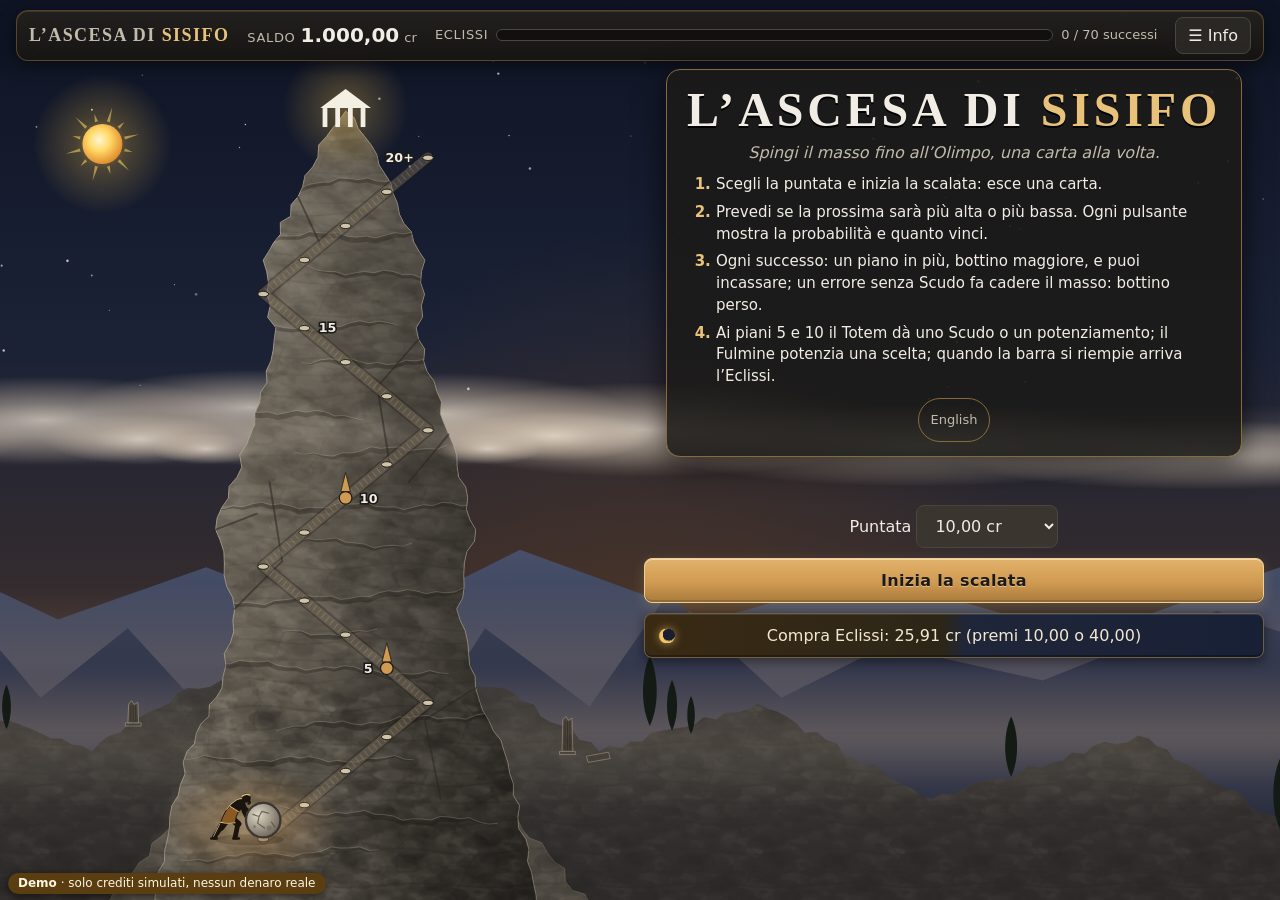
<file: sisifo/index.html>
<!doctype html>
<html lang="it">
<head>
  <meta charset="utf-8">
  <meta name="viewport" content="width=device-width, initial-scale=1">
  <!-- Nessuna origine esterna: la demo usa solo i propri file (server locale) o il file unico con motore in un worker da Blob. -->
  <meta http-equiv="Content-Security-Policy" content="default-src 'self'; script-src 'self' 'unsafe-inline' blob:; worker-src 'self' blob:; style-src 'self' 'unsafe-inline'; img-src 'self' data:; connect-src 'self'; object-src 'none'; base-uri 'none'; form-action 'none'">
  <title>L'Ascesa di Sisifo — demo</title>
  <meta name="description" content="Demo a crediti simulati de L’Ascesa di Sisifo: High-Low di carte con scalata, Totem, Fulmine ed Eclissi. Un progetto TRIA." />
  <link rel="icon" href="../favicon.svg" type="image/svg+xml" />
  <link rel="canonical" href="https://tria.playgroundai.space/sisifo/" />
  <meta property="og:type" content="website" />
  <meta property="og:site_name" content="TRIA" />
  <meta property="og:title" content="L’Ascesa di Sisifo — demo" />
  <meta property="og:description" content="High-Low di carte con scalata. Demo a crediti simulati, nessun denaro reale." />
  <meta property="og:url" content="https://tria.playgroundai.space/sisifo/" />
  <meta property="og:image" content="https://tria.playgroundai.space/assets/sisifo-desktop.jpg" />
  <meta name="twitter:card" content="summary_large_image" />
  <style>
/* Direzione artistica (spec §20) con soli CSS/SVG propri: pietra, marmo, bronzo; montagna e Olimpo con Sole e Luna.
   Contrasto AA, stato mai affidato al solo colore; animazioni brevi, non bloccanti, spente con riduzione movimento. */
:root {
  --bg: #1c1b19; --panel: #2a2825; --line: #4a463f; --text: #f1ede4; --muted: #c2bbab;
  --bronze: #d09a52; --accent: #e8c27a; --danger: #ef8a7a; --ok: #9fd39a; --focus: #ffd866;
  --banner-h: 33px; color-scheme: dark;
  /* Altezza dello schermo visibile (1/11 21): sui browser dei telefoni 100vh è l'altezza con la barra degli indirizzi
     nascosta, quindi con la barra visibile i comandi in basso (Incassa, nota «Demo») finivano sotto di essa.
     100dvh segue la barra; 100vh resta solo come ripiego per i browser che non conoscono dvh. */
  --vh: 100vh;
}
@supports (height: 100dvh) { :root { --vh: 100dvh; } }
* { box-sizing: border-box; }
/* Telefoni (1/11 21): Safari su iPhone ingrandisce il testo quando il telefono si gira in orizzontale (le misure dei
   telefoni in orizzontale sono tarate al pixel); il trascinamento verso il basso non deve ricaricare la pagina
   a metà scalata; niente riquadro blu di Android al tocco (il focus da tastiera resta visibile). */
html { -webkit-text-size-adjust: 100%; text-size-adjust: 100%; overscroll-behavior: none; }
button, select { -webkit-tap-highlight-color: transparent; }
body {
  margin: 0; color: var(--text); font: 16px/1.45 system-ui, sans-serif; min-height: var(--vh); overflow-x: hidden;
  /* Cielo del crepuscolo dietro la montagna (il palcoscenico è a tutto schermo). */
  background: var(--asset-sky, radial-gradient(ellipse at 50% 115%, #5a3b24 0%, transparent 55%),
    linear-gradient(180deg, #0f1424 0%, #1b2236 38%, #3a2e2c 72%, var(--bg) 100%)) fixed, var(--bg);
}
.sr-only { position: absolute; width: 1px; height: 1px; padding: 0; margin: -1px; overflow: hidden; clip: rect(0 0 0 0); white-space: nowrap; border: 0; }
.title { margin: 0; font: 600 18px/1.1 "Palatino Linotype", Palatino, "Book Antiqua", Georgia, serif; letter-spacing: .08em; text-transform: uppercase; color: var(--muted); }
.title span { color: var(--accent); }
/* Nota «demo, crediti simulati»: sempre visibile ma piccola, in un angolo. */
/* Avviso senza JavaScript (index.html, <noscript>): sopra la scena, al centro. */
.noscript { position: fixed; inset: 40% 16px auto; z-index: 20; max-width: 560px; margin: 0 auto; padding: 14px 18px; border-radius: 12px; background: #1d1a16; color: #fff6e0; border: 1px solid #b08a3e; font-size: 16px; line-height: 1.45; text-align: center; box-shadow: 0 6px 24px #000a; }
.noscript span { display: block; margin-top: 6px; }
.banner { position: fixed; left: 8px; bottom: 6px; z-index: 5; background: #5a3e12; color: #fff6e0; padding: 2px 10px; border-radius: 999px; font-size: 12px; box-shadow: 0 2px 8px #0008; }
/* Scena: SVG fisso a tutto schermo, dietro all'interfaccia. */
.scene { position: fixed; inset: 0; width: 100vw; height: var(--vh); z-index: 0; pointer-events: none; }
.stage {
  position: relative; z-index: 1; display: grid; grid-template-rows: auto 1fr; gap: 8px;
  padding: 10px 16px 30px; height: var(--vh); max-width: 1400px; margin: 0 auto;
}
.hud {
  display: flex; gap: 8px 18px; align-items: center; flex-wrap: wrap; padding: 6px 12px; border-radius: 12px;
  background: linear-gradient(180deg, #24211ef0, #171513f0); border: 1px solid #8a6a3a88; box-shadow: inset 0 1px 0 #f0cf9422, 0 4px 18px #0007;
  /* Niente backdrop-filter (1/11): sotto uno sfondo all'88% quasi non si vedeva (ora 94%), ma ricalcolava la sfocatura sopra la scena
     animata a ogni frame (1920×1080, schermata iniziale: 45 → 54 fps in scripts/perf-demo.mjs). */
}
.hud-balance .value { font-size: 20px; }
/* min-width 0: a 768 px (tablet in verticale) la scritta «0 / 70 successi» usciva dalla barra e finiva sotto «Info». */
.meter-wrap { display: flex; align-items: center; gap: 8px; flex: 1; min-width: 0; }
.meter { flex: 1; min-width: 40px; height: 12px; background: #11100e; border: 1px solid var(--line); border-radius: 6px; overflow: hidden; }
#meter-text { white-space: nowrap; }
/* (2/11 10) Tablet in verticale e finestre da 701 a ~900 px: accanto a titolo, saldo e «Info» la targa dell'Eclissi resta
   stretta e il conteggio, su una riga obbligata, finiva sotto «Info» (in inglese fino a 151 px a 701 px, 84 px a
   768×1024, 18 px a 834×1194; in italiano 34 px a 701 px). Fuori dai telefoni (che hanno le loro regole sotto) la targa
   è un contenitore: se è stretta il conteggio va sotto la barra, più piccolo e senza la scritta «Eclissi» (il nome
   accessibile della barra resta); se è strettissima resta solo «n / K» (la frase intera è in aria-valuetext).
   Sopra i ~900 px la targa è larga e nulla cambia. */
@media (min-width: 701px) and (min-height: 501px) {
  /* Un contenitore non può cambiare la propria direzione: la riga va a capo (largo, tutto sta su una riga e non cambia
     nulla) e da stretto barra e conteggio prendono ciascuno tutta la riga. */
  .meter-wrap { container: meter / inline-size; flex-wrap: wrap; align-content: center; }
  @container meter (max-width: 300px) {
    .meter-wrap > .label { display: none; }
    .meter { flex: 1 0 100%; min-width: 0; height: 10px; }
    #meter-text { flex: 1 0 100%; text-align: center; font-size: 12px; line-height: 1.15; margin-top: -5px; }
  }
  @container meter (max-width: 140px) { .meter-unit { display: none; } }
}
.meter.charged { border-color: var(--accent); box-shadow: 0 0 10px #e8c27a99; }
@media (prefers-reduced-motion: no-preference) { .meter.charged { animation: charged 1.2s ease-in-out infinite alternate; } }
@keyframes charged { from { box-shadow: 0 0 4px #e8c27a66; } to { box-shadow: 0 0 16px #ffd866cc; } }
#meter-fill { height: 100%; width: 0; background: repeating-linear-gradient(45deg, var(--bronze) 0 6px, var(--accent) 6px 12px); transition: width .3s; }
.label { color: var(--muted); font-size: 13px; text-transform: uppercase; letter-spacing: .05em; }
.value { font-size: 22px; font-weight: 700; font-variant-numeric: tabular-nums; }
.unit, .small { color: var(--muted); font-size: 13px; }
button.icon { padding: 6px 12px; background: #2a2825; }
/* La sezione della montagna copre il palcoscenico: la parte visibile è la scena SVG, qui resta la lista accessibile. */
.mountain { position: absolute; inset: 0; pointer-events: none; overflow: hidden; }
#peak .rock { stroke: #a39a88; stroke-width: .6; }
#peak .crest { fill: none; stroke: #2a2622; stroke-width: 1.2; opacity: .55; stroke-linecap: round; }
/* Sentiero consumato nella roccia (non un tratteggio da schema): solco scuro e fondo chiaro di pietra battuta. */
#peak .trail-bed { fill: none; stroke: #1f1c19; stroke-width: 8; stroke-linejoin: round; stroke-linecap: round; opacity: .34; }
#peak .trail { fill: none; stroke: #a8987a; stroke-width: 6; stroke-linejoin: round; stroke-linecap: round; opacity: .3; }
#peak .trail-steps { fill: none; stroke: #e8dcc0; stroke-width: 4.2; stroke-dasharray: .7 2.8; stroke-linejoin: round; opacity: .16; }
#peak .ledge { fill: #cfc3a8; stroke: #1f1c19; stroke-width: .6; transition: fill .4s; }
#peak .ledge.reached { fill: #f2c14e; filter: drop-shadow(0 0 1.5px #ffd866); }
#peak .ledge.totem { fill: var(--bronze); stroke: #1c1b19; stroke-width: .8; }
#peak .obelisk { fill: var(--bronze); stroke: #1c1b19; stroke-width: .5; }
#peak .lvl { fill: #f1ede4; font: 700 8px system-ui, sans-serif; paint-order: stroke; stroke: #1c1b19; stroke-width: 2px; }
#peak .lvl { transition: opacity .3s; }
#peak .lvl.here { opacity: 0; }
#peak .temple { fill: #f4efe3; }
#peak .cypress { fill: #141a14; }
#peak .ruin { fill: #4a443b; stroke: #a39a88; stroke-width: .4; stroke-linejoin: round; }
#peak .ruin .flute { fill: none; stroke: #2a2622; stroke-width: .35; }
#peak .shoulder { stroke: #6d665a; stroke-width: .5; }
#peak .haze, #peak .mist { pointer-events: none; }
#peak .star { fill: #f4efe3; }
#peak .ground-shadow { fill: #000; opacity: .35; }
@media (prefers-reduced-motion: no-preference) {
  #peak .star { animation: star-twinkle 6s ease-in-out infinite alternate; }
  #peak .olympus-halo { animation: halo-breathe 5s ease-in-out infinite alternate; transform-box: fill-box; transform-origin: center; }
}
/* Scintillio delle stelle della scena (1/11 04). Prima si chiamava «twinkle» come quello del cielo dell'Eclissi, più
   in basso nel file: vinceva l'ultimo, e le stelle scintillavano tutte fra .55 e 1 perdendo la luminosità casuale di
   ciascuna. Ora la luminosità di ogni stella è fill-opacity (app.js) e lo scintillio è opacità, composta a parte. */
@keyframes star-twinkle { 0%, 60% { opacity: 1; } 80% { opacity: .25; } 100% { opacity: .9; } }
@keyframes halo-breathe { from { transform: scale(.9); opacity: .8; } to { transform: scale(1.1); opacity: 1; } }
@media (prefers-reduced-motion: no-preference) {
  #peak .sun-halo { animation: halo-breathe 4s ease-in-out infinite alternate; transform-box: fill-box; transform-origin: center; }
}
#peak .moon-shadow { fill: #1b2236; }
#peak .sun-rays { fill: #ffd866; opacity: .55; }
#peak .hero-limb { fill: none; stroke: #1a140f; stroke-linecap: round; stroke-linejoin: round; }
#peak .hero-skin { fill: #1a140f; }
#peak .hero-cloth { fill: #8a5a24; stroke: #1a140f; stroke-width: .4; stroke-linejoin: round; }
#peak .hero-gold { fill: none; stroke: #e8c27a; stroke-width: .45; stroke-linecap: round; }
#peak .hero-diadem { stroke-width: .55; }
#peak .hero-rim { fill: none; stroke: #f2d08a; stroke-width: .4; stroke-linecap: round; opacity: .7; }
@media (prefers-reduced-motion: no-preference) {
  #peak .hero-body { animation: strain 1.6s ease-in-out infinite alternate; }
  #peak .hero-light { animation: hero-glow 3.2s ease-in-out infinite alternate; }
}
#peak .hero-light { pointer-events: none; }
#peak #boulder.falling .hero-light { opacity: .35; }
@keyframes hero-glow { from { opacity: .8; } to { opacity: 1; } }
@keyframes strain { from { transform: translate(0, 0); } to { transform: translate(.35px, -.2px); } }
#world, #far { transition: transform .7s cubic-bezier(.3,.7,.3,1); }
#world.instant, #far.instant { transition: none; }
#boulder { transition: transform .45s cubic-bezier(.3,.7,.4,1); }
#boulder.falling { transition: transform 1s cubic-bezier(.55,0,1,.45); }
#boulder .rock-ball { stroke: #3b3732; stroke-width: 1; }
#boulder .rock-marks { transform-box: view-box; transform-origin: 0 -8px; transition: transform .45s cubic-bezier(.3,.7,.4,1); }
#boulder.falling .rock-marks { transition: transform 1s cubic-bezier(.55,0,1,.45); }
#boulder .rock-crack { fill: none; stroke: #4a443b; stroke-width: .5; stroke-linecap: round; stroke-linejoin: round; opacity: .75; }
#boulder .rock-pit { fill: #6d665a; opacity: .55; }
/* Tavolo: colonna a destra della montagna su desktop; piano e bottino come HUD sopra la carta, comandi in basso. */
.table {
  display: flex; flex-direction: column; align-items: center; gap: 10px; min-height: 0;
  /* Il bordo destro è quello della barra del saldo (2/11): `.stage` è già larga al massimo 1400 px e centrata, e un
     margine destro di (100vw − 1400 px)/2 la spostava due volte, verso il centro dello schermo e sulla montagna
     (68 px a 1536×864, 260 a 1920×1080, 580 a 2560×1440). */
  width: min(620px, 52vw); margin-left: auto; margin-right: 0;
}
.card-slot { perspective: 600px; flex: 1 1 auto; display: grid; place-items: center; min-height: 0; }
.card {
  width: clamp(96px, 22vh, 170px); aspect-ratio: 5 / 7; border-radius: 12px; color: #1c1b19; display: grid; place-items: center;
  font: 800 clamp(48px, 11vh, 86px)/1 "Palatino Linotype", Palatino, Georgia, serif; border: 3px solid var(--bronze);
  /* marmo: venature con gradienti sovrapposti */
  position: relative; padding: 9% 8%; box-sizing: border-box;
  /* marmo: venature con gradienti sovrapposti; fregio greco (meandro) in bronzo sopra e sotto, dentro il bordo */
  background: var(--asset-card-face, var(--meander) top / 12px 8px repeat-x content-box, var(--meander) bottom / 12px 8px repeat-x content-box,
    var(--laurel) center / 86% no-repeat, var(--card-body));
  --card-body: linear-gradient(115deg, transparent 40%, #b9b2a314 42%, transparent 46%),
    linear-gradient(60deg, transparent 62%, #a39b8a1a 64%, transparent 67%), linear-gradient(160deg, #fbf8f1, #e6dfcf);
  /* corona d'alloro in filigrana dietro al valore (disegnata in codice, sparisce con l'asset card-face) */
  --laurel: url("data:image/svg+xml,<svg xmlns='http://www.w3.org/2000/svg' viewBox='0 0 100 100'><g opacity='.32' fill='%23b8955a' stroke='%23b8955a'><ellipse cx='31.5' cy='86.8' rx='5.2' ry='2' transform='rotate%28173 31.5 86.8%29'/><ellipse cx='34.7' cy='80.8' rx='5.2' ry='2' transform='rotate%28243 34.7 80.8%29'/><ellipse cx='24.2' cy='81.7' rx='5.2' ry='2' transform='rotate%28186 24.2 81.7%29'/><ellipse cx='28.6' cy='76.6' rx='5.2' ry='2' transform='rotate%28256 28.6 76.6%29'/><ellipse cx='18.1' cy='75.2' rx='5.2' ry='2' transform='rotate%28199 18.1 75.2%29'/><ellipse cx='23.6' cy='71.2' rx='5.2' ry='2' transform='rotate%28269 23.6 71.2%29'/><ellipse cx='13.7' cy='67.4' rx='5.2' ry='2' transform='rotate%28212 13.7 67.4%29'/><ellipse cx='20.0' cy='64.7' rx='5.2' ry='2' transform='rotate%28282 20.0 64.7%29'/><ellipse cx='11.2' cy='58.8' rx='5.2' ry='2' transform='rotate%28225 11.2 58.8%29'/><ellipse cx='17.9' cy='57.7' rx='5.2' ry='2' transform='rotate%28295 17.9 57.7%29'/><ellipse cx='10.7' cy='49.9' rx='5.2' ry='2' transform='rotate%28238 10.7 49.9%29'/><ellipse cx='17.4' cy='50.3' rx='5.2' ry='2' transform='rotate%28308 17.4 50.3%29'/><ellipse cx='12.1' cy='41.1' rx='5.2' ry='2' transform='rotate%28251 12.1 41.1%29'/><ellipse cx='18.7' cy='43.0' rx='5.2' ry='2' transform='rotate%28321 18.7 43.0%29'/><ellipse cx='15.5' cy='32.9' rx='5.2' ry='2' transform='rotate%28264 15.5 32.9%29'/><ellipse cx='21.5' cy='36.2' rx='5.2' ry='2' transform='rotate%28334 21.5 36.2%29'/><ellipse cx='20.7' cy='25.6' rx='5.2' ry='2' transform='rotate%28277 20.7 25.6%29'/><ellipse cx='25.8' cy='30.2' rx='5.2' ry='2' transform='rotate%28347 25.8 30.2%29'/><ellipse cx='27.4' cy='19.7' rx='5.2' ry='2' transform='rotate%28290 27.4 19.7%29'/><ellipse cx='31.3' cy='25.3' rx='5.2' ry='2' transform='rotate%28360 31.3 25.3%29'/><ellipse cx='35.2' cy='15.5' rx='5.2' ry='2' transform='rotate%28303 35.2 15.5%29'/><ellipse cx='37.8' cy='21.8' rx='5.2' ry='2' transform='rotate%28373 37.8 21.8%29'/><path fill='none' stroke-width='1' d='M36.5,85.4 L34.2,84.4 L32.0,83.2 L29.9,81.8 L27.8,80.4 L25.9,78.8 L24.1,77.0 L22.4,75.1 L20.9,73.2 L19.5,71.1 L18.2,68.9 L17.1,66.6 L16.2,64.3 L15.4,61.9 L14.8,59.5 L14.4,57.0 L14.1,54.5 L14.0,52.0 L14.1,49.5 L14.4,47.0 L14.8,44.5 L15.4,42.1 L16.2,39.7 L17.1,37.4 L18.2,35.1 L19.5,32.9 L20.9,30.8 L22.4,28.9 L24.1,27.0 L25.9,25.2 L27.8,23.6 L29.9,22.2 L32.0,20.8 L34.2,19.6 L36.5,18.6'/><ellipse cx='68.5' cy='86.8' rx='5.2' ry='2' transform='rotate%287 68.5 86.8%29'/><ellipse cx='65.3' cy='80.8' rx='5.2' ry='2' transform='rotate%28-63 65.3 80.8%29'/><ellipse cx='75.8' cy='81.7' rx='5.2' ry='2' transform='rotate%28-6 75.8 81.7%29'/><ellipse cx='71.4' cy='76.6' rx='5.2' ry='2' transform='rotate%28-76 71.4 76.6%29'/><ellipse cx='81.9' cy='75.2' rx='5.2' ry='2' transform='rotate%28-19 81.9 75.2%29'/><ellipse cx='76.4' cy='71.2' rx='5.2' ry='2' transform='rotate%28-89 76.4 71.2%29'/><ellipse cx='86.3' cy='67.4' rx='5.2' ry='2' transform='rotate%28-32 86.3 67.4%29'/><ellipse cx='80.0' cy='64.7' rx='5.2' ry='2' transform='rotate%28-102 80.0 64.7%29'/><ellipse cx='88.8' cy='58.8' rx='5.2' ry='2' transform='rotate%28-45 88.8 58.8%29'/><ellipse cx='82.1' cy='57.7' rx='5.2' ry='2' transform='rotate%28-115 82.1 57.7%29'/><ellipse cx='89.3' cy='49.9' rx='5.2' ry='2' transform='rotate%28-58 89.3 49.9%29'/><ellipse cx='82.6' cy='50.3' rx='5.2' ry='2' transform='rotate%28-128 82.6 50.3%29'/><ellipse cx='87.9' cy='41.1' rx='5.2' ry='2' transform='rotate%28-71 87.9 41.1%29'/><ellipse cx='81.3' cy='43.0' rx='5.2' ry='2' transform='rotate%28-141 81.3 43.0%29'/><ellipse cx='84.5' cy='32.9' rx='5.2' ry='2' transform='rotate%28-84 84.5 32.9%29'/><ellipse cx='78.5' cy='36.2' rx='5.2' ry='2' transform='rotate%28-154 78.5 36.2%29'/><ellipse cx='79.3' cy='25.6' rx='5.2' ry='2' transform='rotate%28-97 79.3 25.6%29'/><ellipse cx='74.2' cy='30.2' rx='5.2' ry='2' transform='rotate%28-167 74.2 30.2%29'/><ellipse cx='72.6' cy='19.7' rx='5.2' ry='2' transform='rotate%28-110 72.6 19.7%29'/><ellipse cx='68.7' cy='25.3' rx='5.2' ry='2' transform='rotate%28-180 68.7 25.3%29'/><ellipse cx='64.8' cy='15.5' rx='5.2' ry='2' transform='rotate%28-123 64.8 15.5%29'/><ellipse cx='62.2' cy='21.8' rx='5.2' ry='2' transform='rotate%28-193 62.2 21.8%29'/><path fill='none' stroke-width='1' d='M63.5,85.4 L65.8,84.4 L68.0,83.2 L70.1,81.8 L72.2,80.4 L74.1,78.8 L75.9,77.0 L77.6,75.1 L79.1,73.2 L80.5,71.1 L81.8,68.9 L82.9,66.6 L83.8,64.3 L84.6,61.9 L85.2,59.5 L85.6,57.0 L85.9,54.5 L86.0,52.0 L85.9,49.5 L85.6,47.0 L85.2,44.5 L84.6,42.1 L83.8,39.7 L82.9,37.4 L81.8,35.1 L80.5,32.9 L79.1,30.8 L77.6,28.9 L75.9,27.0 L74.1,25.2 L72.2,23.6 L70.1,22.2 L68.0,20.8 L65.8,19.6 L63.5,18.6'/></g></svg>");
  --meander: url("data:image/svg+xml,%3Csvg xmlns='http://www.w3.org/2000/svg' width='12' height='8'%3E%3Cpath d='M0 7.4H10.4V.6H3.6V4.4H7.2V2.8M10.4 7.4H12' fill='none' stroke='%238a6a3a' stroke-width='1.2'/%3E%3C/svg%3E");
  box-shadow: 0 0 0 4px #1c1b19, 0 0 0 5px #8a6a3a, inset 0 0 0 1px #8a6a3a55, inset 0 0 18px #9c8a6a33, 0 8px 18px #000a;
}
/* Progressione materica (spec §4 e §20; DECISIONI «Carte pietra/marmo/oro»): pietra fino al Piano 4, marmo (sopra)
   dal Piano 5, oro dal Piano 10. Solo aspetto: il valore e gli indici restano scuri su fondo chiaro (contrasto in
   demo-a11y). Con l'asset card-face cambia solo la cornice. */
.card[data-material="pietra"] {
  --card-body: radial-gradient(circle at 22% 31%, #5f584c2e 0 1.4px, transparent 2px) 0 0 / 13px 11px,
    radial-gradient(circle at 70% 64%, #4f493f26 0 1px, transparent 1.6px) 0 0 / 9px 14px,
    radial-gradient(circle at 40% 80%, #fffaf033 0 1.2px, transparent 1.8px) 0 0 / 11px 17px,
    linear-gradient(118deg, transparent 47%, #5f584c55 48%, transparent 49.5%),
    linear-gradient(105deg, transparent 52%, #8a82742a 55%, transparent 60%), linear-gradient(160deg, #dcd6ca, #b9b1a2);
  border-color: #8f8576;
  box-shadow: 0 0 0 4px #1c1b19, 0 0 0 5px #6d665b, inset 0 0 0 1px #6d665b55, inset 0 0 22px #3a352e40, 0 8px 18px #000a;
}
.card[data-material="pietra"][data-rank]:not([data-rank=""])::before, .card[data-material="pietra"][data-rank]:not([data-rank=""])::after { color: #45361f; }
.card[data-material="oro"] {
  --card-body: linear-gradient(115deg, transparent 38%, #fff7d855 42%, transparent 47%),
    linear-gradient(60deg, transparent 60%, #fff3c444 63%, transparent 67%), linear-gradient(160deg, #fbecc0, #f0cf7c 55%, #e2b75c);
  border-color: #e8c27a;
  box-shadow: 0 0 0 4px #1c1b19, 0 0 0 5px #c9963f, inset 0 0 0 1px #8a6a3a66, inset 0 0 18px #a8782a40, 0 0 22px #e8c27a40, 0 8px 18px #000a;
}
.card[data-material="oro"][data-rank]:not([data-rank=""])::before, .card[data-material="oro"][data-rank]:not([data-rank=""])::after { color: #4a3412; }
/* indici d'angolo, come su una carta vera; solo decorazione (il nome accessibile resta sull'elemento) */
.card[data-rank]:not([data-rank=""])::before, .card[data-rank]:not([data-rank=""])::after {
  content: attr(data-rank); position: absolute; font-size: .2em; line-height: 1; color: #6b4f24; letter-spacing: -.02em;
}
.card::before { top: calc(9% + 12px); left: 10%; }
.card::after { bottom: calc(9% + 12px); right: 10%; transform: rotate(180deg); }
/* 6 e 9 sottolineati negli angoli, come sulle carte vere: capovolto, il 9 dell'angolo basso si leggeva «6» (3/11) */
.card:is([data-rank="6"], [data-rank="9"])::before, .card:is([data-rank="6"], [data-rank="9"])::after { text-decoration: underline; text-underline-offset: .12em; text-decoration-thickness: .08em; }
.card.astro-card { font-size: 32px; white-space: nowrap; }
.card.deal { animation: deal .35s ease-out; }
.card.shake { animation: deal .35s ease-out, shake .4s .35s; }
.card.parry { animation: deal .35s ease-out, parry .6s .35s; }
@keyframes deal { from { transform: rotateY(90deg); } to { transform: rotateY(0); } }
@keyframes shake { 20%, 60% { transform: translateX(-8px); } 40%, 80% { transform: translateX(8px); } }
@keyframes parry { 50% { box-shadow: 0 0 0 4px #1c1b19, 0 0 0 9px #9cc7ff, 0 8px 18px #000a; } }
#pot.glow, .badges.glow { animation: glow 1s ease-out; }
@keyframes glow { 30% { color: var(--accent); text-shadow: 0 0 14px var(--accent); } }
.flash { position: fixed; inset: 0; pointer-events: none; opacity: 0; z-index: 10; }
.flash.strike { background: radial-gradient(circle at 50% 30%, #fff8d0cc, #ffe27a33 40%, transparent 70%); animation: strike .5s ease-out; }
.flash.sunrise { background: radial-gradient(circle at 50% 20%, #f2c14e88, transparent 60%); animation: celestial 1.2s ease-out; }
.flash.moonrise { background: radial-gradient(circle at 50% 20%, #dfe6f288, transparent 60%); animation: celestial 1.2s ease-out; }
@keyframes strike { 0%, 20% { opacity: 1; } 10% { opacity: .2; } 100% { opacity: 0; } }
@keyframes celestial { 25% { opacity: 1; } 100% { opacity: 0; } }
.flash.fall { background: radial-gradient(ellipse at 50% 50%, transparent 45%, #6b120bb3 100%); animation: celestial .9s ease-out; }
.flash.shielded { background: radial-gradient(ellipse at 50% 50%, transparent 50%, #9cc7ff66 100%); animation: celestial .8s ease-out; }
#peak.quake { animation: quake .55s .45s ease-out; }
@keyframes quake { 15% { transform: translate(-6px, 3px); } 30% { transform: translate(5px, -4px); } 45% { transform: translate(-4px, 2px); } 60% { transform: translate(3px, -1px); } 80% { transform: translate(-1px, 1px); } }
/* Targa di piano e bottino: pietra scura con filo di bronzo e luce in alto (come le tavolette dei comandi). */
.pot { display: grid; gap: 2px; justify-items: center; text-align: center; padding: 6px 18px; border-radius: 12px;
  background: linear-gradient(180deg, #2c2824eb, #171513eb); border: 1px solid #8a6a3a; box-shadow: inset 0 1px 0 #f0cf9433, inset 0 0 0 3px #00000040, 0 6px 18px #0008; }
.pot[hidden] { display: none; }
.pot-main { display: flex; gap: 22px; }
/* Ogni voce della targa resta su una riga: «Caduto dal piano 4» andava a capo a 360 px e alzava la targa di 23 px.
   Sui telefoni stretti la voce lunga stringe solo spaziatura e distanza, senza rimpicciolire i numeri. */
.pot-main > div { white-space: nowrap; }
/* «Caduto dal piano» e «Incassato» sono più lunghi di «Piano» e «Bottino»: sui telefoni stretti restano su una riga. */
@media (max-width: 400px) { .pot-main:has(.fell, .paid) { gap: 12px; } .pot-main .label:is(.fell, .paid) { letter-spacing: 0; } }
/* (2/11) A 320 px «0 / 70» finiva per 17 px sotto «Info» con la barra già al minimo: sotto i 340 px «Info» resta solo
   icona (la parola rimane come nome accessibile), così la barra e il conteggio hanno spazio. */
@media (max-width: 340px) { #info-toggle > span:last-child { position: absolute; width: 1px; height: 1px; margin: -1px; overflow: hidden; clip: rect(0 0 0 0); white-space: nowrap; } }
@media (max-width: 340px) { .pot-main .label:is(.fell, .paid) { font-size: 11px; } .pot-main { gap: 10px; } .pot { padding-inline: 10px; } }
.pot-main .value { font-size: 26px; }
.badges { display: flex; gap: 8px; flex-wrap: wrap; justify-content: center; min-height: 28px; }
.badge { padding: 3px 10px; border-radius: 999px; border: 1px solid; font-size: 14px; background: var(--panel); }
.badge.lightning { border-color: #ffe27a; color: #ffe27a; }
.badge.boost { border-color: var(--accent); color: var(--accent); }
.badge.shield { border-color: #9cc7ff; color: #9cc7ff; }
.badge.shield.used { border-style: dashed; }
.badge.shield.used.glow { animation: glow 1s ease-out; }
.badge.coin { font-weight: 700; border-width: 2px; }
.badge.coin.sun { border-color: #f2c14e; color: #f2c14e; }
.badge.coin.moon { border-color: #dfe6f2; color: #dfe6f2; }
.badge.coin.flip { animation: coin .8s ease-out; }
@keyframes coin { 0% { transform: rotateX(0); } 70% { transform: rotateX(1080deg); } 100% { transform: rotateX(1080deg); } }
.controls { display: flex; flex-direction: column; align-items: stretch; gap: 10px; width: 100%; }
/* Spiegazione del Totem come targa opaca (1/11 23): a #1c1b19dd i cipressi del paesaggio trasparivano dietro il testo. */
.controls > p { margin: 0; padding: 8px 12px; border-radius: 10px; background: linear-gradient(180deg, #24221e, #1a1916); border: 1px solid var(--line); box-shadow: 0 4px 12px #0008; text-align: center; }
.nw { white-space: nowrap; }
.choices { display: grid; grid-template-columns: repeat(auto-fit, minmax(180px, 1fr)); gap: 10px; }
/* Tavolette strette (1/11 10; telefoni in orizzontale 568–760 px e 320 px in verticale): «Probabilità 12/13 (92,3%)»
   andava a capo solo sulla tavoletta con il testo più lungo, le due tavolette avevano righe diverse. Sotto i 360 px
   del gruppo (tavolette sotto ~177 px) frazione e percentuale vanno sempre su una riga propria, su tutte e due. */
.choices { container-type: inline-size; }
@container (max-width: 359px) { button.choice span.prob .nw { display: block; } }
.side { display: flex; gap: 10px; flex-wrap: wrap; justify-content: center; }
.side button.cash { flex: 1; font-weight: 700; font-size: 18px; }
.controls > .stake { align-self: center; }
.audio { display: flex; gap: 8px; align-items: center; }
.audio button { padding: 6px 10px; }
.audio input { width: 90px; accent-color: var(--bronze); vertical-align: middle; }
button, select { touch-action: manipulation; font: inherit; color: var(--text); background: #3a362f; border: 1px solid var(--line); border-radius: 8px; padding: 10px 14px; cursor: pointer; text-wrap: balance; }
/* Effetti al passaggio del puntatore solo dove c'è un puntatore (1/11 21): sui telefoni :hover resta attivo dopo il tocco,
   e una pietra del Totem o una tavoletta toccata e rifiutata sembrava ancora evidenziata. */
@media (hover: hover) { button:hover:not(:disabled) { border-color: var(--accent); } }
/* Disabilitato: scurito ma opaco (con la trasparenza la scena dietro, cipressi e colonne, traspariva nei pulsanti). */
button:disabled { opacity: 1; filter: grayscale(.45) brightness(.58); cursor: progress; }
:focus-visible { outline: 3px solid var(--focus); outline-offset: 2px; }
#controls:focus, #controls:focus-visible { outline: none; } /* fuoco di servizio dopo ogni round (render): non è un comando */
button.choice { display: flex; flex-direction: column; gap: 2px; text-align: left; padding: 12px 16px; box-shadow: 0 4px 14px #0008; }
button.choice .dir { --dir-size: 22px; font-weight: 700; }
/* Titolo della tavoletta su una riga (1/11 10: «▼ Solo Basso (<)» / «Lower only (<)» andava a capo con «(<)» da
   solo, a fianco di «＝ Uguale (=)» su una riga, da 320 a 760 px e sui tablet in verticale): la dimensione scende con
   la larghezza del gruppo delle tavolette (~8,4 em per il titolo più lungo nella metà del gruppo meno i margini). */
/* (2/11) Niente nowrap: la dimensione basta a tenerlo su una riga, ma con la spaziatura del testo aumentata dall'utente
   (WCAG 1.4.12) «Solo Basso (<)» usciva dalla tavoletta e dallo schermo a 390 px: ora va a capo. */
button.choice .dir { font-size: min(var(--dir-size), calc(100cqi / 21.5)); }
/* Con il Fulmine il lampo in alto a destra della tavoletta colpita copriva 4–7 px di «Higher only (>)»: titolo un po'
   più piccolo, su tutte e due le tavolette del gruppo perché restino uguali. */
.choices:has(.struck) button.choice .dir { font-size: min(var(--dir-size), calc(100cqi / 24.5));
  /* la riga resta alta come con il titolo pieno: la probabilità non sale sotto il lampo (controllo a 360×640) */
  line-height: calc(var(--dir-size) * 1.25); }
button.choice.high .dir::before { content: "▲ "; content: "▲ " / ""; }
button.choice.low .dir::before { content: "▼ "; content: "▼ " / ""; }
button.choice.equal .dir::before { content: "＝ "; content: "＝ " / ""; }
.boostline { color: var(--accent); font-size: 14px; font-weight: 700; }
/* Tavolette di pietra incisa: luce dall'alto (smusso), filo di bronzo, ombra portata; colori di fondo invariati
   (contrasto controllato da demo-a11y). Alto con filo d'oro in alto, Basso con filo d'argento in basso. */
button.choice {
  background: linear-gradient(180deg, #423d35, #34302a); border-color: #5c564c;
  box-shadow: inset 0 1px 0 #ffffff1f, inset 0 -3px 0 #0000004d, inset 0 0 0 1px #00000040, 0 6px 16px #0009;
  transition: transform .15s ease-out, box-shadow .15s ease-out;
}
button.choice.high { box-shadow: inset 0 3px 0 #d09a52, inset 0 -3px 0 #0000004d, inset 0 0 0 1px #00000040, 0 6px 16px #0009; }
button.choice.low { box-shadow: inset 0 1px 0 #ffffff1f, inset 0 -3px 0 #aeb8c8, inset 0 0 0 1px #00000040, 0 6px 16px #0009; }
/* Al passaggio del mouse le tavolette e le pietre si illuminano senza muoversi (1/11 13): sollevate di 2–4 px, con il
   puntatore sul bordo inferiore il hover si accendeva e spegneva di continuo e il pulsante tremava (visto a 844×390). */
@media (hover: hover) { button.choice:hover:not(:disabled) { filter: brightness(1.1); } }
button.choice:active:not(:disabled) { transform: translateY(1px); }
/* Scelta colpita dal Fulmine: bordo e alone dorati, così il potenziamento si vede anche con un fattore piccolo. */
button.choice.struck { border-color: #f0cf94; box-shadow: 0 0 0 2px #f0cf94, 0 0 18px rgba(240, 207, 148, 0.55); }
@media (prefers-reduced-motion: no-preference) {
  button.choice.struck { animation: struck-glow 1.6s ease-in-out infinite alternate; }
  @keyframes struck-glow { from { box-shadow: 0 0 0 2px #f0cf94, 0 0 8px rgba(240, 207, 148, 0.35); } to { box-shadow: 0 0 0 2px #f0cf94, 0 0 22px rgba(240, 207, 148, 0.7); } }
}
button.primary { background: linear-gradient(180deg, #e2b26a, var(--bronze) 55%, #a87a3c); color: #1c1b19; font-weight: 700; border-color: #f0cf94;
  letter-spacing: .02em; text-shadow: 0 1px 0 #f6dcab99; box-shadow: inset 0 1px 0 #fff7, inset 0 -2px 0 #6b4f2466, 0 4px 14px #e8c27a33; }
@media (hover: hover) { button.primary:hover:not(:disabled) { box-shadow: inset 0 1px 0 #fff9, inset 0 -2px 0 #6b4f2466, 0 4px 20px #e8c27a66; } }
/* «Compra Eclissi»: metà Apollo (oro scuro) e metà Artemide (blu notte), con un piccolo disco eclissato prima del
   testo, così si riconosce come la porta dell'Eclissi e resta distinto da «Inizia la scalata». */
button.secondary {
  color: #f3e8cf; border-color: #6d6044;
  background: linear-gradient(90deg, #3a2a14, #2c2618 48%, #20263a 52%, #182035);
  box-shadow: inset 0 1px 0 #ffffff1a, inset 0 -2px 0 #0000004d, 0 4px 12px #0007;
}
button.secondary { position: relative; padding-left: 2.4em; padding-right: 2.4em; }
/* Il disco sta nel margine sinistro, fuori dal testo: su mobile non spezza «25,91 cr» a capo. */
button.secondary::before {
  content: ""; position: absolute; left: .9em; top: 50%; translate: 0 -50%; width: .95em; height: .95em; border-radius: 50%;
  background: radial-gradient(circle at 62% 42%, #1a1f30 0 46%, #0000 48%), radial-gradient(circle, #f2c46a 0 60%, #c98a2c);
  box-shadow: 0 0 8px #f2c46a99;
}
@media (hover: hover) { button.secondary:hover:not(:disabled) { border-color: #c9a35a; box-shadow: inset 0 1px 0 #ffffff26, inset 0 -2px 0 #0000004d, 0 4px 16px #e8c27a33; } }
button.stone { background: radial-gradient(circle at 35% 30%, #8b8478, #4a453d); }
button.astro { background: linear-gradient(180deg, #2b3450, #1f2436); }
button.cash { border: 2px solid var(--ok); background: linear-gradient(180deg, #2f3a2a, #232b20); color: var(--text); }
button.stone, button.astro { font-size: 20px; padding: 18px; }
.result { font-weight: 700; margin: 0; padding: 8px 12px; border-radius: 10px; background: #1c1b19dd; text-align: center; font-size: 18px; }
/* Esito del round come targa del gioco, non come riga di stato: oro per l'incasso (e la vincita massima), pietra
   rossastra con una crepa per la caduta. Il testo dice già l'esito: il colore lo accompagna e basta. */
.result.cashout, .result.cap {
  color: #f8e7bd; border: 1px solid #c9a35a; letter-spacing: .02em;
  background: radial-gradient(ellipse 60% 120% at 50% 0%, #e8c27a33, #e8c27a00 70%), linear-gradient(180deg, #3d3019, #251d10);
  box-shadow: inset 0 1px 0 #f2d79a40, 0 0 18px #e8c27a2e, 0 4px 12px #0008;
}
.result.loss {
  color: #f5d9d2; border: 1px solid #a5524a;
  background: linear-gradient(118deg, #0000 47%, #00000059 48%, #0000 49.5%), linear-gradient(64deg, #0000 58%, #00000040 59%, #0000 60%),
    linear-gradient(180deg, #3e1d19, #26110f);
  box-shadow: inset 0 1px 0 #e0897d30, 0 4px 12px #0008;
}
/* Saldo sotto la puntata scelta o crediti simulati esauriti (1/11 12): il motivo accanto al comando, non un codice
   d'errore; il pulsante disattivato per saldo non è «in attesa» (niente cursore di caricamento). */
.hint { margin: 0; padding: 6px 10px; border-radius: 8px; background: #1c1b19dd; color: #f2e6cf; text-align: center; font-weight: 700; border: 1px solid #a5524a; font-size: 17px; text-shadow: 0 1px 2px #000; }
button.unaffordable:disabled { cursor: not-allowed; }
button.unaffordable .why { display: block; font-size: 13px; font-weight: 600; line-height: 1.2; }
/* «Incassa» al Piano 0 (1/11 23): visibile ma spento, con il motivo su una seconda riga; non è «in attesa». */
button.cash.locked:disabled { cursor: not-allowed; }
button.cash.locked .why { display: block; font-size: 13px; font-weight: 600; line-height: 1.2; }
@media (max-width: 359px) { button.cash.locked .why { font-size: 11px; } } /* 320 px: il motivo su una riga sola */
.status { color: var(--danger); min-height: 1.4em; margin: 0; text-shadow: 0 1px 3px #000; }
/* Cassetto Info: tutto ciò che è da sviluppatore o da valutatore, fuori dalla schermata di gioco. */
.drawer {
  position: fixed; top: 0; right: 0; bottom: 0; z-index: 20; width: min(400px, 100vw); overflow: auto;
  padding: 12px 16px 24px; display: flex; flex-direction: column; gap: 10px;
  background: linear-gradient(160deg, #302d29 0%, var(--panel) 45%, #24221f 100%); border-left: 1px solid var(--line); box-shadow: -8px 0 30px #000a;
}
.drawer[hidden] { display: none; }
/* Il cassetto scorre tutto insieme: in colonna flessibile il registro (che scorre da sé) veniva schiacciato a due righe
   tagliate a metà a 1280×720 invece di arrivare a 45vh (1/11 08). */
.drawer > * { flex-shrink: 0; }
.drawer-head { display: flex; justify-content: space-between; align-items: center; }
.drawer h2 { margin: 0; font-size: 18px; }
.drawer p { margin: 0; }
.log { font-size: 13px; border: 1px solid var(--line); border-radius: 8px; padding: 8px; max-height: 45vh; overflow: auto; background: var(--bg); }
.log h3 { font-size: 14px; margin: 0 0 6px; color: var(--muted); }
.log ol { margin: 0; padding-left: 18px; }
.foot p { margin: 0 0 6px; }
code { font-size: 12px; }
.present { position: fixed; z-index: 6; top: 64px; left: 16px; width: min(420px, calc(100vw - 32px)); padding: 10px 14px; border: 2px dashed #9cc7ff; border-radius: 8px; background: #17202e; }
.present[hidden] { display: none; }
.present p { margin: 4px 0 8px; }
.present-tag { color: #9cc7ff; text-transform: uppercase; letter-spacing: .06em; }
.present-row { display: flex; gap: 14px; align-items: center; flex-wrap: wrap; }
button.next { opacity: 1 !important; filter: none !important; outline: 3px dashed #9cc7ff; outline-offset: 2px; }
#present-pick { padding: 4px 8px; font-size: 13px; max-width: 100%; }
/* Al tocco (1/11 21): Safari su iPhone ingrandisce la pagina quando si apre un menu con testo sotto i 16 px
   (lingua e modalità nel cassetto Info erano a 13 px) e non la riduce più dopo la scelta. */
@media (pointer: coarse) { .drawer select, #present-pick { font-size: 16px; } }
.stage > * { min-width: 0; }
/* Mobile verticale: montagna in alto, carta al centro, comandi nella zona del pollice. */
@media (max-width: 700px) and (orientation: portrait), (max-width: 700px) and (min-height: 501px) {
  /* (2/11 06) Se il contenuto non sta nello schermo nemmeno ristretto (spaziatura del testo aumentata, WCAG 1.4.12, a
     320–375 px) app.js mette .tall: il palcoscenico si allunga e la pagina scorre, invece di far uscire i comandi dal
     fondo sotto la nota «Demo»; il margine in basso è almeno l'altezza misurata della nota (--note-h) più i suoi 6 px
     dal bordo. Senza .tall l'altezza resta quella dello schermo (la schermata iniziale si restringe per starci). */
  .stage { padding: 6px 8px max(28px, calc(var(--note-h, 0px) + 10px)); gap: 6px; }
  .stage.tall { height: auto; min-height: var(--vh); }
  .title { position: absolute; width: 1px; height: 1px; margin: -1px; overflow: hidden; clip: rect(0 0 0 0); white-space: nowrap; } /* nascosto a vista, resta il titolo h1 per gli screen reader */
  .hud { gap: 6px 12px; padding: 4px 10px; }
  .hud-balance .value { font-size: 18px; }
  .meter-wrap { min-width: 0; gap: 6px; }
  /* (2/11) La barra si stringe fino a sparire prima che il conteggio finisca sotto «Info» (con la spaziatura del testo
     aumentata, WCAG 1.4.12, a 390 px restava «0 / 7»). Senza, la barra resta più larga di 24 px fino a 320 px. */
  .meter { min-width: 0; }
  /* (2/11 06) Se nemmeno il solo conteggio sta accanto al saldo (in inglese con la spaziatura del testo a 320–375 px
     «0 / 70» finiva sotto «Info»), il conteggio va a capo dentro la targa («0 /» sopra «70») invece di sovrapporsi.
     Finché c'è spazio resta su una riga (si stringe prima la barra). */
  .meter-wrap { min-width: min-content; }
  #meter-text { white-space: normal; text-align: center; }
  .meter-unit { display: none; }
  .choices:has(.stone) { grid-template-columns: repeat(3, 1fr); }
  .meter-wrap .label { display: none; }
  /* (2/11) Obiettivo a tre cifre (profilo spettacolo, K = 700): accanto al saldo «699 / 700» lasciava la barra larga
     2–26 px a 320–375 px e in inglese andava su due righe. Il conteggio va sotto la barra, più piccolo; la barra prende
     tutta la larghezza rimasta (con la spaziatura del testo il conteggio può ancora andare a capo, come sopra).
     (2/11 09) Lo stesso sui telefoni fino a 440 px con qualunque obiettivo: in inglese con la finale («0 / 70» accanto a
     «Balance») la barra restava larga 6 px a 320 e 17 px a 360, sotto i 24 px detti sopra.
  */
  .meter-wrap.long { flex-direction: column; align-items: stretch; justify-content: center; gap: 3px; }
  .meter-wrap.long .meter { flex: none; height: 10px; }
  .meter-wrap.long #meter-text { font-size: 12px; line-height: 1.15; }
  @media (max-width: 340px) { .meter-wrap.long #meter-text { font-size: 11px; } }
  @media (max-width: 440px) {
    .meter-wrap { flex-direction: column; align-items: stretch; justify-content: center; gap: 3px; }
    .meter-wrap .meter { flex: none; height: 10px; }
    .meter-wrap #meter-text { font-size: 12px; line-height: 1.15; }
  }
  @media (max-width: 340px) { .meter-wrap #meter-text { font-size: 11px; } }
  .table { width: 100%; margin: 0; padding-top: 24vh; gap: 8px; }
  /* Sotto la montagna la roccia sfuma in un «tavolo» scuro con una luce calda dietro la carta: carta e comandi si
     staccano dallo sfondo (solo decorazione, dietro all'interfaccia, sopra la scena). Dal Piano 5 in su il sentiero dei
     piani bassi e l'etichetta «0» trasparivano dietro la carta: il velo diventa quasi opaco subito sotto la targa.
     (1/11 16) Sul velo, strati di roccia appena accennati e una luce di bronzo dal basso: la metà inferiore non è più un
     nero piatto (gradienti statici su uno strato fisso, nessun costo per frame). */
  .stage::before {
    content: ""; position: fixed; inset: 0; z-index: -1; pointer-events: none;
    background: radial-gradient(ellipse 70% 22% at 50% 52%, #e8c27a2b 0%, #e8c27a00 70%),
      radial-gradient(ellipse 85% 14% at 50% 100%, #d09a5226 0%, #d09a5200 70%),
      repeating-linear-gradient(179deg, #0000 0 29px, #f1ede40b 29px 30px, #0000 30px 47px, #00000024 47px 49px) 0 100% / 100% 58% no-repeat,
      linear-gradient(180deg, #0000 0%, #0000 30%, #14120fd9 40%, #14120ff7 50%, #0e0d0b 100%);
  }
  .card-slot { flex: 0 1 auto; }
  .controls { margin-top: auto; }
  .card { width: clamp(64px, 12vh, 112px); font-size: clamp(34px, 7vh, 60px); }
  /* Dove il browser lo consente la carta riempie lo spazio libero fra targa e comandi (niente vuoto sopra Alto/Basso),
     fino al 26% dell'altezza; il Totem e l'Eclissi, che occupano più spazio, la fanno restare più piccola. */
  @supports (container-type: size) {
    /* Sui telefoni bassi resta leggibile (almeno 76 px di altezza) e lascia i comandi nello schermo. */
    /* Con il contenimento di misura la larghezza «naturale» della casella è 0: in una colonna centrata la carta partiva
       dal centro dello schermo e finiva spostata a destra. La casella prende tutta la larghezza del tavolo. */
    .card-slot { flex: 1 1 0; container-type: size; min-height: 90px; align-self: stretch; }
    /* Il margine interno della carta (dove stanno i fregi) segue la carta stessa: in percentuale si riferirebbe alla
       larghezza della casella, che qui è tutto il tavolo, e il fregio finiva sopra gli indici d'angolo. 9% e 8% della
       larghezza della carta (5/7 dell'altezza), come su desktop. */
    .card { --card-h: max(min(calc(100cqh - 14px), 26vh), 76px); width: auto; height: var(--card-h); font-size: max(min(calc((100cqh - 14px) * .4), 11vh), 32px);
      padding: calc(var(--card-h) * .0643) calc(var(--card-h) * .0571); }
  }
  .controls > p { font-size: 14px; padding: 6px 10px; }
  .pot-main .value { font-size: 22px; }
  button.choice { padding: 10px 12px; }
  button.choice .dir { --dir-size: 20px; }
  .choices { grid-template-columns: 1fr 1fr; gap: 8px; }
  button.choice span:not(.dir) { font-size: 14px; }
  /* «4/13 (30,8%)» resta unito; a 390 px la riga sta intera stringendo appena il testo. */
  button.choice span.prob, button.choice span.prob .nw { font-size: 13px; letter-spacing: -.1px; }
  /* In presentazione il pannello sta sopra la montagna, non sui comandi. */
  /* (2/11 06) Sotto la targa del saldo anche quando va su due righe (--hud-b, misurato; di norma 54 px). */
  .present { top: max(52px, calc(var(--hud-b, 0px) - 2px)); left: 8px; width: calc(100vw - 16px); max-height: 22vh; overflow: auto; padding: 6px 10px; }
  .present p { font-size: 12px; margin: 2px 0 4px; }
  /* Descrizione ripiegata su mobile (il pannello non copre il masso): si apre con «Dettagli del percorso». */
  .present:not(.open) #present-desc { display: none; }
  .present .present-more { display: inline-block; position: absolute; top: 4px; right: 6px; margin: 0; }
  /* Il titolo lascia libero solo l'angolo di «Dettagli del percorso» (un rettangolo flottante grande quanto il pulsante),
     poi torna a tutta larghezza: niente colonna stretta che spezzava il titolo in tre righe o lo nascondeva a 360 px. */
  .present > div:first-child { font-size: 13px; margin-bottom: 6px; }
  .present > div:first-child::before { content: ''; float: right; width: 148px; height: 40px; }
  /* (5/11) Sul telefono in verticale il titolo del percorso va comunque a capo: sta sulla sua riga, senza la lineetta
     che prima apriva la seconda riga («— Il masso cade»). */
  .present .present-tag { display: block; }
  .present .present-dash { display: none; }
  /* Passo e pulsante sulla stessa riga: il pannello resta basso e lascia vedere Sisifo sul palcoscenico. */
  .present-row { flex-wrap: nowrap; gap: 10px; }
  .present #present-next, .present #present-follow { flex: none; padding: 8px 12px; font-size: 14px; white-space: nowrap; }
  #present-step { flex: 1; min-width: 0; font-size: 13px; line-height: 1.25; }
}
/* Touch (spec §20 "target ampi"): con puntatore grossolano ogni comando è almeno 44×44 px (WCAG 2.5.5). */
@media (pointer: coarse) {
  button, select { min-height: 44px; min-width: 44px; }
  .audio input[type="range"] { height: 44px; }
}
@media (prefers-reduced-motion: reduce) { * { transition: none !important; animation: none !important; } }
/* Eclissi come scena a tutto schermo (31/10): le nuvole si aprono, metà Apollo/Sole (oro e fuoco) e metà
   Artemide/Luna (blu notte e argento). Gli stessi pulsanti dei comandi diventano le due metà dello schermo. */
/* «Info» resta sopra la scena (2/11 20): coperto dalle due metà, era il primo arresto del Tab con il fuoco invisibile
   (WCAG 2.4.11) mentre il tasto I apriva comunque il cassetto sopra la scena. */
body.eclipse-mode #info-toggle { position: relative; z-index: 5; }
body.eclipse-mode #controls {
  position: fixed; inset: 0; z-index: 4; display: grid; grid-template-rows: auto 1fr; gap: 0;
  background: #0b0d16;
}
body.eclipse-mode #controls > p {
  position: absolute; z-index: 2; bottom: 40px; left: 50%; transform: translateX(-50%); width: min(640px, calc(100vw - 32px));
  background: #0b0d16e6; border: 1px solid #e8c27a66; font-size: 15px;
}
body.eclipse-mode #controls .choices { grid-row: 1 / -1; grid-template-columns: 1fr 1fr; gap: 0; height: 100%; }
body.eclipse-mode button.astro {
  border: 0; border-radius: 0; height: 100%; display: flex; flex-direction: column; align-items: center; justify-content: center;
  gap: 4px; padding: 140px 12px 40px;
}
body.eclipse-mode button.astro.sun { background: var(--asset-eclipse-sun, radial-gradient(circle at 50% 48%, #fff1b8 0%, #f2c14e 22%, #c9701e 55%, #5a2410 100%)); color: #1c1b19; }
body.eclipse-mode button.astro.moon { background: var(--asset-eclipse-moon, radial-gradient(circle at 50% 48%, #59678f 0%, #3a4568 24%, #1f2740 58%, #0b0e1a 100%)); color: var(--text); }
body.eclipse-mode button.astro .glyph { font-size: clamp(90px, 22vh, 200px); line-height: 1; }
body.eclipse-mode button.astro.sun .glyph { color: #fff6e0; text-shadow: 0 0 40px #ffd866, 0 0 90px #ff9a3c; }
body.eclipse-mode button.astro.moon .glyph { color: #f4f7fc; text-shadow: 0 0 40px #cfdcf5, 0 0 90px #7d93c4; }
body.eclipse-mode button.astro .astro-name { font: 700 clamp(28px, 5vh, 44px)/1.1 "Palatino Linotype", Palatino, Georgia, serif; letter-spacing: .06em; text-transform: uppercase; padding: 2px 14px; border-radius: 8px; }
body.eclipse-mode button.astro .astro-god { font-size: 16px; letter-spacing: .2em; text-transform: uppercase; padding: 0 10px; border-radius: 6px; }
body.eclipse-mode button.astro.sun .astro-name, body.eclipse-mode button.astro.sun .astro-god { background: #fff1b8cc; color: #1c1b19; }
body.eclipse-mode button.astro.moon .astro-name, body.eclipse-mode button.astro.moon .astro-god { background: #0e1222cc; color: var(--text); }
@media (hover: hover) { body.eclipse-mode button.astro:hover:not(:disabled) { filter: brightness(1.08); } }
body.eclipse-mode button.astro:focus-visible { outline-offset: -8px; }
/* Reazione al puntatore (§11) con l'equivalente al tocco che la spec chiede: l'astro cresce un poco sotto il mouse dove
   l'hover esiste, e alla pressione con il dito o il mouse. Solo aspetto: comando e moneta non cambiano (la scelta resta
   bloccata appena inviata, §20). Senza transizione con riduzione movimento. */
body.eclipse-mode button.astro .glyph { transition: transform .18s ease-out; }
@media (hover: hover) { body.eclipse-mode button.astro:hover:not(:disabled) .glyph { transform: scale(1.06); } }
body.eclipse-mode button.astro:active:not(:disabled) { filter: brightness(1.12); }
body.eclipse-mode button.astro:active:not(:disabled) .glyph { transform: scale(1.1); }
@media (prefers-reduced-motion: reduce) { body.eclipse-mode button.astro .glyph { transition: none; } }
/* Disattivate (attesa del comando, presentazione): stesso effetto di «opacity: .75» sullo sfondo #0b0d16 di #controls,
   ma con un velo al 25% sopra il pulsante (non sul passo indicato dalla presentazione: «button.next» resta pieno). L'opacità sull'intero pulsante, con raggi, cielo e corona animati dentro,
   lo faceva ridisegnare fuori schermo a ogni frame (1/11 04: Eclissi a 1920×1080 da ~42 a ~57 fps, reports/perf/). */
body.eclipse-mode button.astro:disabled { filter: none; }
body.eclipse-mode button.astro:disabled:not(.next)::after { content: ""; position: absolute; inset: 0; z-index: 3; pointer-events: none; background: #0b0d1640; }
body.eclipse-mode button.astro.next { outline-offset: -10px; }
/* Nuvole che si aprono (decorative, sopra le due metà e senza intercettare i tocchi). */
body.eclipse-mode #controls::before, body.eclipse-mode #controls::after {
  content: ""; position: absolute; top: 0; bottom: 0; width: 55%; z-index: 1; pointer-events: none; opacity: 0;
  background: radial-gradient(ellipse at 30% 40%, #d9d6cf 0 18%, transparent 19%), radial-gradient(ellipse at 70% 60%, #bdb8ad 0 22%, transparent 23%),
    radial-gradient(ellipse at 45% 75%, #cfcac0 0 20%, transparent 21%), linear-gradient(#9d978c, #6f6a61);
}
body.eclipse-mode #controls::before { left: 0; animation: cloud-left 1.3s ease-in forwards; }
body.eclipse-mode #controls::after { right: 0; animation: cloud-right 1.3s ease-in forwards; }
@keyframes cloud-left { from { opacity: 1; transform: translateX(0); } to { opacity: 0; transform: translateX(-100%); } }
@keyframes cloud-right { from { opacity: 1; transform: translateX(0); } to { opacity: 0; transform: translateX(100%); } }
/* Moneta cosmica e premio: rivelazione a tutto schermo, non blocca l'input. */
.reveal {
  position: fixed; inset: 0; z-index: 15; pointer-events: none; display: flex; flex-direction: column; align-items: center; justify-content: center; gap: 6px;
  background: radial-gradient(circle at 50% 45%, #00000033, #000000cc 70%);
}
/* Eclissi sui telefoni in verticale (1/11 19): la carta sta proprio al centro, sotto la moneta, e con il velo al 20%
   il marmo chiaro e l'indice capovolto trasparivano attorno a «x4». Al centro velo più scuro e velo del coefficiente
   più largo. Lo stesso per il Totem (la targa del piano si leggeva attorno alla pietra) e per i telefoni in orizzontale
   (carta accanto a «x4»); su desktop e tablet la carta è di lato e il velo resta leggero. */
@media (orientation: portrait) and (max-width: 600px), (orientation: landscape) and (max-height: 500px) {
  .reveal { background: radial-gradient(circle at 50% 45%, #000000a6, #000000d9 70%); }
  .reveal .reveal-mult { padding-inline: clamp(48px, 18vw, 96px); }
  /* Disco scuro del Totem più largo: la targa del piano sta subito sopra la pietra. */
  .reveal.totem .coin-stage div.coin-rays { width: clamp(240px, min(115vw, 62vh), 460px); }
}
.reveal[hidden] { display: none; }
.reveal.sun { --coin: #f2c14e; --coin-dark: #a8641c; --glow: #ffb347; --coin-art: var(--asset-coin-sun); }
.reveal.moon { --coin: #dfe6f2; --coin-dark: #6f7fa3; --glow: #9fb6e8; --coin-art: var(--asset-coin-moon); }
/* Incasso: importo in oro che sale dal bottino e svanisce; con riduzione movimento resta fermo un attimo. */
.payout-pop {
  position: fixed; left: 50%; top: 42%; z-index: 14; pointer-events: none; transform: translate(-50%, -50%); white-space: nowrap;
  /* Sotto la misura di base l'importo si rimpicciolisce con la lunghezza del testo (--len, da app.js): alla vincita
     massima «+50.000,00 cr» usciva di 70–120 px dai bordi dei telefoni (31/10 23). */
  --pop-size: clamp(34px, 8vh, 72px);
  font: 800 calc(min(var(--pop-size), calc(180vw / var(--len, 9))) * var(--fit, 1))/1 "Palatino Linotype", Palatino, Georgia, serif; color: #ffe7a8; font-variant-numeric: tabular-nums;
  text-shadow: 0 0 22px #e8a83a, 0 0 50px #e8a83a88, 0 3px 0 #3b2a12;
  /* Velo scuro sfumato dietro l'importo: resta leggibile anche sopra la carta in marmo chiara. */
  padding: 22px clamp(12px, 6vw, 48px); background: radial-gradient(closest-side, #140e07e0 0%, #140e07a6 55%, #140e0700 100%);
}
.payout-pop[hidden] { display: none; }
.payout-pop.cap { --pop-size: clamp(44px, 11vh, 96px); }
.payout-pop.play { animation: pop-rise 1.8s cubic-bezier(.2,.9,.3,1) both; }
@keyframes pop-rise { 0% { opacity: 0; transform: translate(-50%, -20%) scale(.6); } 18% { opacity: 1; transform: translate(-50%, -50%) scale(1.08); } 30% { transform: translate(-50%, -50%) scale(1); } 75% { opacity: 1; } 100% { opacity: 0; transform: translate(-50%, -110%); } }
@media (min-width: 701px), (orientation: landscape) and (max-height: 500px) { .payout-pop { left: auto; right: max(16px, calc((100vw - 1400px) / 2 + 16px)); transform: none; width: min(620px, 52vw); text-align: center; }
  @keyframes pop-rise-d { 0% { opacity: 0; transform: translateY(30%) scale(.6); } 18% { opacity: 1; transform: scale(1.08); } 30% { transform: none; } 75% { opacity: 1; } 100% { opacity: 0; transform: translateY(-80%); } }
  .payout-pop.play { animation-name: pop-rise-d; } }
/* :not([hidden]): con display:flex la regola vinceva su .payout-pop[hidden] e l'ultimo incasso restava a schermo (1/11 09). */
.payout-pop.on-card:not([hidden]) {
  left: auto; right: var(--card-right); top: var(--card-top); height: var(--card-h); width: auto; min-width: var(--card-w);
  box-sizing: border-box; padding-block: 0; padding-inline: 0; display: flex; align-items: center; justify-content: center; transform: none;
}
/* Totem: la pietra scelta si solleva incisa d'oro; il premio è testo (Scudo o coefficiente), non solo colore. */
.reveal.totem { --coin-dark: #8a6a3a; --glow: #e8c27a; }
.reveal.totem .coin3d {
  width: clamp(96px, 17vh, 170px); border-radius: 46% 46% 10px 10px / 38% 38% 10px 10px; aspect-ratio: 4 / 5; color: #f0cf94;
  font-family: "Palatino Linotype", Palatino, Georgia, serif; text-shadow: 0 0 18px #ffd866, 0 2px 0 #3b2a12;
  background: var(--asset-stone, radial-gradient(circle at 40% 30%, #a39b8c, #6a635a 55%, #3b3732));
}
/* Su mobile la riga va centrata e ristretta: a 390 px «sulla prossima previsione» andava a capo allineata a sinistra. */
.reveal.totem .reveal-prize { font-size: clamp(17px, min(3.4vh, 5.2vw), 30px); color: var(--text); text-align: center; max-width: calc(100vw - 32px); text-wrap: balance; }
/* «Pietra n» sopra la pietra sollevata: in basso finiva sopra il pulsante Alto. */
.reveal.totem .reveal-pick { order: -1; }
.reveal.totem .reveal-prize { background: #000b; padding: 2px 14px; border-radius: 10px; }
.reveal.totem.play .coin3d { animation: stone-rise 1s cubic-bezier(.2,1.3,.4,1) both; }
.reveal.totem.play .reveal-mult, .reveal.totem.play .reveal-prize { animation-delay: .7s; }
@keyframes stone-rise { from { transform: translateY(40vh) scale(.6); opacity: 0; } to { transform: none; opacity: 1; } }
.coin3d {
  width: clamp(120px, 26vh, 220px); aspect-ratio: 1; border-radius: 50%; display: grid; place-items: center;
  font-size: clamp(70px, 15vh, 130px); color: #1c1b19;
  background: var(--coin-art, radial-gradient(circle at 35% 30%, #fffbe9, var(--coin) 45%, var(--coin-dark) 100%));
  box-shadow: 0 0 0 6px var(--coin-dark), 0 0 60px var(--glow), 0 0 140px var(--glow);
}
.reveal-mult { font: 800 clamp(40px, 9vh, 80px)/1 "Palatino Linotype", Palatino, Georgia, serif; color: #fff6e0; text-shadow: 0 0 24px var(--glow), 0 3px 0 #000; }
/* Premio dell'Eclissi su una riga: sotto la misura di base si rimpicciolisce con la lunghezza del testo (--len, da app.js),
   così anche «+50.000,00 cr» resta nello schermo a 360 px invece di uscire dai bordi. */
.reveal-prize { --prize-size: clamp(34px, 7vh, 64px); font: 800 min(var(--prize-size), calc(130vw / var(--len, 9)))/1.1 system-ui, sans-serif; color: var(--accent); text-shadow: 0 0 18px #000, 0 2px 0 #000; font-variant-numeric: tabular-nums; }
.reveal-pick { font-size: 16px; color: var(--text); background: #000a; padding: 2px 12px; border-radius: 999px; }
/* Eclissi e Totem: velo scuro sfumato dietro coefficiente e premio (31/10 23), come per l'incasso: senza, «+40,00 cr» e «x1,10» si leggevano
   sopra le scritte dei pulsanti Alto/Basso e della carta, che restano sotto il velo leggero della scena. */
.reveal-mult, .reveal:not(.totem) .reveal-prize { white-space: nowrap; padding: 6px clamp(18px, 7vw, 56px); background: radial-gradient(closest-side, #0d0a06f0 0%, #0d0a06e6 55%, #0d0a06b3 78%, #0d0a0600 100%); }
/* Premio: velo più alto del testo (1/11 11). Con 3–4 px sopra e sotto l'ellisse finiva sul bordo delle lettere e
   «Incassato: 15,03 cr» o la riga del piano si leggevano attraverso «+40,00 cr» sui telefoni; il margine negativo
   lascia invariata l'impaginazione. */
.reveal:not(.totem) .reveal-prize { padding-block: .6em; margin-block: -.5em; }
.reveal:not(.totem) .reveal-mult { margin-bottom: -10px; }
/* Eclissi su desktop e tablet in orizzontale: colonna centrata fra la targa del saldo e i comandi (misure da app.js, fitReveal). */
.reveal.room { box-sizing: border-box; padding: var(--room-t) 0 var(--room-b); justify-content: flex-end; }
.reveal.room.shrink .coin3d { width: var(--coin-w); font-size: var(--coin-f); }
.reveal.play .coin3d { animation: coin-fall 1.4s cubic-bezier(.2,.7,.3,1) both; }
.reveal.play .reveal-mult, .reveal.play .reveal-prize { animation: prize-in .5s 1.2s cubic-bezier(.2,1.6,.4,1) both; }
.reveal.play { animation: reveal-fade 3.2s ease-out both; }
/* Moneta dell'Eclissi: raggi dell'astro che girano lenti dietro la moneta, bordo zigrinato e anello inciso (tolti se
   c'è l'immagine della moneta, che ha già il suo disegno). Il Totem usa la stessa scena senza raggi. */
.coin-stage { position: relative; display: grid; place-items: center; }
.coin-rays {
  position: absolute; left: 50%; top: 50%; translate: -50% -50%; z-index: -1;
  width: clamp(260px, 62vh, 560px); aspect-ratio: 1; border-radius: 50%; pointer-events: none;
  background: repeating-conic-gradient(from 0deg, color-mix(in srgb, var(--glow) 55%, transparent) 0deg 5deg, transparent 5deg 15deg);
  -webkit-mask: radial-gradient(circle, #000 18%, #0000 68%); mask: radial-gradient(circle, #000 18%, #0000 68%);
}
.reveal.totem .coin-rays { display: none; }
/* Totem (1/11 20): l'alone dorato della pietra (140 px) illuminava la targa del piano (telefoni) e il titolo di «Alto»
   (desktop, tablet), che si leggevano attorno alla pietra e sotto «x1,10». Dietro la pietra un disco scuro sfumato (lo
   strato dei raggi, che il Totem non usa) e alone più corto, a ogni misura. */
.reveal { overflow: hidden; }
.reveal.totem .coin-stage .coin-rays {
  display: block; width: clamp(240px, 46vh, 400px); -webkit-mask: none; mask: none;
  background: radial-gradient(closest-side, #0d0a06f2 0%, #0d0a06eb 72%, #0d0a0600 100%);
}
.reveal.totem.play .coin-rays { animation: none; }
.reveal.totem .coin3d { box-shadow: 0 0 0 6px var(--coin-dark), 0 0 40px var(--glow); }
.reveal.play .coin-rays { animation: rays-in 1.4s ease-out both, rays-spin 24s linear infinite; }
@keyframes rays-in { 0%, 60% { opacity: 0; scale: .4; } 100% { opacity: 1; scale: 1; } }
@keyframes rays-spin { to { rotate: 360deg; } }
.reveal:not(.totem) .coin3d { position: relative; box-shadow: 0 0 0 3px #fff6, 0 0 0 7px var(--coin-dark), 0 0 0 9px #0006, inset 0 -6px 14px #0005, inset 0 4px 10px #fff8, 0 0 60px var(--glow), 0 0 140px var(--glow); }
.reveal:not(.totem) .coin3d::after {
  content: ""; position: absolute; inset: 9%; border-radius: 50%; pointer-events: none;
  border: 2px dotted color-mix(in srgb, var(--coin-dark) 80%, transparent); box-shadow: inset 0 0 0 5px color-mix(in srgb, var(--coin-dark) 25%, transparent);
}
.asset-coin-sun .reveal.sun .coin3d::after, .asset-coin-moon .reveal.moon .coin3d::after { display: none; }
#reveal-face { text-shadow: 0 1px 0 #fff9, 0 -1px 0 #0004; }
@keyframes coin-fall { 0% { transform: translateY(-60vh) rotateY(0); } 75% { transform: translateY(0) rotateY(1800deg); } 88% { transform: translateY(-14px) rotateY(1800deg); } 100% { transform: translateY(0) rotateY(1800deg); } }
@keyframes prize-in { from { opacity: 0; transform: scale(.4); } to { opacity: 1; transform: scale(1); } }
@keyframes reveal-fade { 0%, 85% { opacity: 1; } 100% { opacity: 0; } }
@media (max-width: 700px) and (orientation: portrait), (max-width: 700px) and (min-height: 501px) {
  body.eclipse-mode #controls .choices { grid-template-columns: 1fr; grid-template-rows: 1fr 1fr; }
  body.eclipse-mode button.astro { padding: 60px 12px 16px; }
  body.eclipse-mode button.astro.moon { padding-bottom: 120px; }
  /* In presentazione il pannello copre la parte alta: il Sole scende sotto di esso invece di finirci dietro. */
  body.presenting.eclipse-mode button.astro.sun { padding-top: min(170px, 22vh); }
  body.eclipse-mode #controls > p { bottom: 40px; font-size: 13px; }
  body.eclipse-mode button.astro .glyph { font-size: clamp(64px, 12vh, 120px); }
}
@media (pointer: coarse) { body.eclipse-mode button.astro { min-height: 44px; } }
/* Il selettore universale della riduzione movimento non raggiunge gli pseudo-elementi: niente nuvole animate. */
@media (prefers-reduced-motion: reduce) { body.eclipse-mode #controls::before, body.eclipse-mode #controls::after { display: none; } }
/* Schermata iniziale: titolo e «come si gioca» al posto della carta, prima del primo round (non blocca nulla). */
.intro[hidden] { display: none; }
.intro { text-align: center; padding: 14px 20px; border-radius: 14px; background: #1c1b19e0; border: 1px solid #8a6a3a; box-shadow: 0 8px 30px #000a; flex: 0 1 auto; min-height: 0; overflow: auto; }
.intro-title { margin: 0; font: 700 clamp(28px, 6vh, 48px)/1.1 "Palatino Linotype", Palatino, "Book Antiqua", Georgia, serif; letter-spacing: .08em; text-transform: uppercase; color: var(--text); text-shadow: 0 2px 0 #000; }
.intro-title span { color: var(--accent); }
.intro-sub { margin: 4px 0 10px; color: var(--muted); font-style: italic; }
.intro-steps { text-align: left; margin: 0 auto; padding-left: 22px; max-width: 520px; display: grid; gap: 6px; font-size: 15px; }
.intro-steps li::marker { color: var(--accent); font-weight: 700; }
body.intro-mode .card-slot { display: none; }
@media (max-width: 700px) and (orientation: portrait), (max-width: 700px) and (min-height: 501px) {
  /* Più compatta: Sisifo e il masso restano visibili sopra la schermata iniziale (sono il protagonista visivo). */
  .intro-steps { font-size: 13.5px; line-height: 1.35; gap: 4px; } .intro { padding: 8px 12px; } .intro-title { font-size: 21px; letter-spacing: .04em; }
  .intro-sub { margin: 2px 0 6px; font-size: 14px; } .lang-switch { margin-top: 6px; }
  body.intro-mode .table { padding-top: 19vh; }
}
/* Telefoni bassi: il «come si gioca» ha la precedenza sulla vista del masso (1/11 06: con 9vh sopra e il sottotitolo il
   punto 4 e «English» restavano fuori dal riquadro a 360×640 e 375×667). */
@media (max-width: 700px) and (max-height: 760px) and (orientation: portrait), (max-width: 700px) and (min-height: 501px) and (max-height: 760px) {
  body.intro-mode .table { padding-top: 8px; } body.intro-mode .intro-sub { display: none; }
}
/* 320×568: anche così «English» restava fuori di 35 px → sulla riga del titolo, a destra. */
@media (max-width: 340px) and (orientation: portrait) {
  .intro-steps { font-size: 12.5px; line-height: 1.3; gap: 3px; }
  .intro { position: relative; }
  .intro-title { font-size: 18px; letter-spacing: .02em; text-align: left; padding: 11px 84px 11px 0; }
  .intro .lang-switch { position: absolute; top: 4px; right: 8px; margin: 0; padding: 4px 10px; }
}
/* Totem: tre pietre-altare coperte da scegliere (il premio resta nascosto nel motore fino alla scelta). */
button.stone {
  display: flex; flex-direction: column; align-items: center; justify-content: flex-end; gap: 6px; min-height: clamp(96px, 20vh, 160px);
  border-radius: 46% 46% 10px 10px / 30% 30% 10px 10px; border: 2px solid #a8834b;
  background: var(--asset-stone, radial-gradient(circle at 35% 25%, #8b8478, #4a453d 70%));
  /* smusso in alto, plinto scuro in basso, filo di bronzo interno e ombra portata */
  box-shadow: inset 0 2px 0 #ffffff26, inset 0 -10px 0 #3a362f, inset 0 0 0 3px #00000026, 0 6px 16px #000a;
  transition: transform .18s ease-out, box-shadow .18s ease-out;
}
/* runa incisa: ombra scura sotto e luce dorata, come oro colato nel solco */
button.stone .rune { font: 700 clamp(30px, 6vh, 46px)/1 "Palatino Linotype", Palatino, Georgia, serif; color: var(--accent);
  text-shadow: 0 -1px 0 #2a1d0c, 0 1px 0 #fff3, 0 0 12px #e8c27a99; }
@media (hover: hover) { button.stone:hover:not(:disabled) { box-shadow: inset 0 2px 0 #ffffff26, inset 0 -10px 0 #3a362f, inset 0 0 0 3px #00000026, 0 0 0 2px #e8c27a, 0 12px 24px #000c, 0 0 26px #e8c27a55; } }
@media (hover: hover) { button.stone:hover:not(:disabled) .rune { text-shadow: 0 -1px 0 #2a1d0c, 0 0 20px var(--accent); } }
.choices:has(.stone) { grid-template-columns: repeat(3, 1fr); }
/* Pietre non selezionabili (presentazione, comando in volo): scurite ma opache, la scena dietro non traspare. */
button.stone:disabled { opacity: 1; filter: grayscale(.5) brightness(.62); }
/* Fulmine: lampo sul pulsante colpito (decorativo), pagamento potenziato in evidenza. */
button.choice { position: relative; overflow: hidden; text-wrap: wrap; }
button.choice .bolt {
  position: absolute; right: 10px; top: -4px; width: 34px; height: 64px; pointer-events: none;
  clip-path: polygon(55% 0, 15% 55%, 45% 55%, 25% 100%, 85% 40%, 55% 40%, 80% 0);
  background: linear-gradient(180deg, #ffffff, #ffe27a 45%, #f0a83c); filter: drop-shadow(0 0 6px #ffe27a);
}
button.choice.struck strong { color: #ffe27a; font-size: 1.15em; }
/* Telefoni (verticale e orizzontale): il lampo grande copriva «%)» della probabilità (31/10 22) → resta sulla riga di
   Alto/Basso. Controllo geometrico nell'e2e del browser a sette misure. */
@media (max-width: 700px), (orientation: landscape) and (max-height: 500px) {
  button.choice .bolt { width: 18px; height: 30px; right: 6px; top: -2px; } }
@media (prefers-reduced-motion: no-preference) {
  button.choice .bolt { animation: bolt-strike .9s ease-out both; }
  @keyframes bolt-strike { 0% { opacity: 0; transform: translateY(-40px) scaleY(1.6); } 15% { opacity: 1; transform: none; } 25% { opacity: .2; } 35%, 100% { opacity: 1; } }
}
/* Skip e Scudo come icone con contatore. */
button.skip { display: inline-flex; align-items: center; gap: 6px; }
button.skip .ico { font-size: 20px; line-height: 1; }
button.skip .count { min-width: 22px; padding: 0 6px; border-radius: 999px; background: var(--accent); color: #1c1b19; font-weight: 700; font-size: 14px; }
.chip { display: inline-flex; align-items: center; padding: 6px 12px; border-radius: 999px; border: 1px solid #9cc7ff; color: #9cc7ff; background: var(--panel); font-size: 14px; }
.chip.shield.armed { box-shadow: 0 0 12px #9cc7ff88; font-weight: 700; }
/* Telefoni stretti (1/11 12): con lo Scudo la riga Skip · «Scudo attivo» · Incassa andava a capo e «Incassa» finiva
   sotto la nota «Demo», che ne intercettava il tocco (320×568, 360×640). Lì l'etichetta resta solo un'icona: lo Scudo è
   già scritto per esteso nella targa («Scudo attivo sulla prossima previsione») e nel distintivo sopra i comandi. */
@media (max-width: 420px) and (orientation: portrait) {
  .side .chip.shield { padding: 6px 10px; font-size: 0; }
  .side .chip.shield::before { content: "🛡"; content: "🛡" / ""; font-size: 18px; }
}
/* Caduta: il masso rotola giù lungo la montagna (la telecamera lo segue) e alza polvere all'arrivo. */
@media (prefers-reduced-motion: no-preference) {
  #boulder.falling .rock-ball { animation: roll 1s linear; transform-box: fill-box; transform-origin: center; }
  @keyframes roll { to { transform: rotate(-1080deg); } }
  #boulder.falling .dust { animation: dust 1.6s ease-out; transform-box: fill-box; transform-origin: center; }
  @keyframes dust { 0%, 60% { opacity: 0; transform: scale(.3); } 70% { opacity: .8; } 100% { opacity: 0; transform: scale(1.8); } }
}
#peak .dust { fill: #cfc6b4; opacity: 0; }
/* Cambio lingua nella schermata iniziale (i valutatori possono essere esteri). */
.lang-switch { margin-top: 10px; font-size: 13px; padding: 4px 12px; min-height: 44px; background: transparent; border: 1px solid #8a6a3a; color: var(--muted); border-radius: 999px; cursor: pointer; }
.lang-switch:hover, .lang-switch:focus-visible { color: var(--text); }
/* Eclissi più ricca (31/10 12): raggi di Apollo che ruotano piano dietro al Sole, cielo stellato che scintilla dietro
   alla Luna, una cucitura di luce fra le due metà e nuvole su più strati. Solo decorazione (pseudo-elementi, nessun
   testo), sotto il contenuto del pulsante; con riduzione movimento restano fermi. */
body.eclipse-mode button.astro { position: relative; overflow: hidden; isolation: isolate; }
body.eclipse-mode button.astro > * { position: relative; z-index: 1; }
body.eclipse-mode button.astro::before { content: ""; position: absolute; z-index: 0; pointer-events: none; }
body.eclipse-mode button.astro.sun::before {
  left: 50%; top: 42%; width: 240vmax; height: 240vmax; margin: -120vmax 0 0 -120vmax; opacity: .24;
  background: repeating-conic-gradient(from 0deg, #fff3c4 0deg 4deg, transparent 4deg 15deg);
  -webkit-mask: radial-gradient(circle, #000 0, #000 8%, transparent 45%); mask: radial-gradient(circle, #000 0, #000 8%, transparent 45%);
}
body.eclipse-mode button.astro.moon::before {
  inset: 0; opacity: .9;
  background:
    radial-gradient(1.5px 1.5px at 12% 18%, #fff 50%, transparent 51%), radial-gradient(1px 1px at 28% 72%, #dfe8ff 50%, transparent 51%),
    radial-gradient(2px 2px at 40% 12%, #fff 50%, transparent 51%), radial-gradient(1px 1px at 63% 28%, #fff 50%, transparent 51%),
    radial-gradient(1.5px 1.5px at 82% 14%, #cfdcf5 50%, transparent 51%), radial-gradient(1px 1px at 90% 62%, #fff 50%, transparent 51%),
    radial-gradient(2px 2px at 72% 84%, #fff 50%, transparent 51%), radial-gradient(1px 1px at 18% 88%, #fff 50%, transparent 51%),
    radial-gradient(1.5px 1.5px at 8% 48%, #dfe8ff 50%, transparent 51%), radial-gradient(1px 1px at 52% 92%, #fff 50%, transparent 51%),
    radial-gradient(1px 1px at 35% 40%, #fff 50%, transparent 51%), radial-gradient(1.5px 1.5px at 94% 36%, #fff 50%, transparent 51%);
  background-size: 263px 211px; /* il motivo si ripete: un cielo fitto con pochi gradienti */
}
/* Luna piena velata dietro la falce, con crateri e alone d'argento: fa da contrappeso ai raggi del Sole. Ancorata al
   glifo, quindi resta centrata su desktop e su mobile. */
body.eclipse-mode button.astro.moon .glyph { position: relative; display: inline-block; }
body.eclipse-mode button.astro.moon .glyph::before {
  content: ""; position: absolute; z-index: -1; pointer-events: none; left: 50%; top: 50%; width: 1.5em; height: 1.5em;
  transform: translate(-50%, -50%); border-radius: 50%; opacity: .24;
  background: radial-gradient(circle at 30% 34%, #9aa6c0 0 7%, transparent 8%), radial-gradient(circle at 62% 58%, #9aa6c0 0 10%, transparent 11%),
    radial-gradient(circle at 46% 74%, #a9b4cc 0 5%, transparent 6%), radial-gradient(circle at 70% 30%, #a9b4cc 0 4%, transparent 5%),
    radial-gradient(circle at 40% 40%, #f4f7fc, #c3cde0 60%, #8f9bb6);
  box-shadow: 0 0 .3em .1em #cfdcf555, 0 0 1em .35em #7d93c433;
}
/* Disco del Sole dietro al glifo, gemello della Luna piena (31/10 18): prima il Sole era solo un simbolo bianco sui
   raggi, la Luna un astro con volume. Corona calda che pulsa piano; ferma con riduzione movimento. */
body.eclipse-mode button.astro.sun .glyph { position: relative; display: inline-block; }
body.eclipse-mode button.astro.sun .glyph::before {
  content: ""; position: absolute; z-index: -1; pointer-events: none; left: 50%; top: 50%; width: 1.5em; height: 1.5em;
  transform: translate(-50%, -50%); border-radius: 50%; opacity: .9;
  background: radial-gradient(circle at 42% 40%, #ffe9a8 0%, #f7b23e 38%, #e0781e 72%, #a8481a 100%);
  box-shadow: inset 0 0 0 .02em #fff3c499, inset 0 -.08em .2em #7a2e0c88, 0 0 .25em .08em #fff1b8aa, 0 0 .8em .3em #ffb34777, 0 0 1.6em .6em #ff8a2a44;
}
@media (prefers-reduced-motion: no-preference) {
  body.eclipse-mode button.astro.sun .glyph::before { animation: sun-pulse 2.8s ease-in-out infinite alternate; }
}
/* Solo opacità (1/11 04): la scala faceva ridisegnare a ogni frame il disco con la sua corona larga 1,6em. */
@keyframes sun-pulse { from { opacity: .82; } to { opacity: .95; } }
body.eclipse-mode #controls .choices { position: relative; }
body.eclipse-mode #controls .choices::after {
  content: ""; position: absolute; z-index: 2; pointer-events: none; left: calc(50% - 2px); top: 0; bottom: 0; width: 4px;
  background: linear-gradient(#ffe7a300, #ffe7a3 30%, #fff 50%, #cfdcf5 70%, #cfdcf500); box-shadow: 0 0 24px 6px #fff4d266;
}
body.eclipse-mode #controls::before, body.eclipse-mode #controls::after {
  background: radial-gradient(ellipse 40% 22% at 30% 22%, #ece8df 0 60%, transparent 61%), radial-gradient(ellipse 50% 26% at 70% 48%, #d6d1c6 0 60%, transparent 61%),
    radial-gradient(ellipse 45% 24% at 40% 78%, #e2ddd3 0 60%, transparent 61%), radial-gradient(ellipse 30% 18% at 85% 15%, #c9c3b7 0 60%, transparent 61%),
    radial-gradient(ellipse 35% 20% at 15% 60%, #bfb9ad 0 60%, transparent 61%), linear-gradient(#a49e93, #6f6a61);
}
body.eclipse-mode #controls::before { animation-duration: 1.8s; animation-timing-function: cubic-bezier(.5, 0, .3, 1); }
body.eclipse-mode #controls::after { animation-duration: 1.8s; animation-timing-function: cubic-bezier(.5, 0, .3, 1); }
@media (prefers-reduced-motion: no-preference) {
  body.eclipse-mode button.astro.sun::before { animation: sun-rays 40s linear infinite; }
  body.eclipse-mode button.astro.moon::before { animation: sky-twinkle 3.5s ease-in-out infinite alternate; }
}
@keyframes sun-rays { to { transform: rotate(360deg); } }
@keyframes sky-twinkle { from { opacity: .55; } to { opacity: 1; } }
@media (max-width: 700px) and (orientation: portrait), (max-width: 700px) and (min-height: 501px) {
  body.eclipse-mode #controls .choices::after { left: 0; right: 0; top: calc(50% - 2px); bottom: auto; width: auto; height: 4px;
    background: linear-gradient(90deg, #ffe7a300, #ffe7a3 30%, #fff 50%, #cfdcf5 70%, #cfdcf500); }
}
/* Particelle del palcoscenico (polvere e scintille, canvas decorativo sotto l'interfaccia). */
#motes { z-index: 1; }
/* Grana della pietra sopra roccia e catena media (trama da canvas, vedi stoneTexture in app.js). */
/* Niente mix-blend-mode: la trama è già convertita per la fusione normale (stoneTexture), la fusione costava metà dei fps. */
#peak .stone-tex { pointer-events: none; }
#peak .rock-tex { opacity: .4; }
#peak .rock-tex-wide { opacity: .35; }
#peak .stratum-shadow { fill: #14110e; opacity: .28; }
#peak .stratum-light { fill: none; stroke: #efe3c8; stroke-width: .6; opacity: .22; stroke-linejoin: round; }
#peak .mid-tex { opacity: .22; }

.present-more { display: none; margin: 4px 0; padding: 2px 10px; min-height: 44px; font-size: 12px; background: transparent; color: #9cc7ff; border: 1px solid #9cc7ff66; border-radius: 999px; }
/* Eclissi in presentazione (desktop e tablet): la descrizione del percorso si ripiega dietro «Dettagli del percorso»,
   come su mobile, così il pannello non copre più la parte alta del disco del Sole. */
body.presenting.eclipse-mode .present:not(.open) #present-desc { display: none; }
body.presenting.eclipse-mode .present .present-more { display: inline-block; }
/* A fine percorso, la stessa cosa: resta l'esito, la descrizione si riapre con «Dettagli del percorso» (2/11). */
body.presenting .present.done:not(.open) #present-desc { display: none; }
body.presenting .present.done .present-more { display: inline-block; }
/* Le risorse (Skip, Scudo, Totem) non si spezzano a metà: vanno a capo intere. */
#resources .res { white-space: nowrap; }
/* L'etichetta «Vincita massima» segue il corpo della riga: sui telefoni in orizzontale la riga scende a 11–12 px e
   l'etichetta restava a 13 px, più grande dell'importo che annuncia (2/11). */
.pot-sub .label { font-size: inherit; }
@media (max-width: 700px) and (orientation: portrait) { #resources { display: block; } #resources .lead { display: none; } }
/* Su desktop la carta non galleggia nel vuoto: alone caldo dietro e ombra a terra come su un altare di pietra
   (solo decorazione, dietro alla carta; su mobile c'è già il «tavolo» sotto la montagna). */
@media (min-width: 701px), (orientation: landscape) and (max-height: 500px) {
  .card-slot { position: relative; isolation: isolate; }
  .card-slot::before {
    content: ""; position: absolute; z-index: -1; pointer-events: none; left: 50%; top: 50%; width: min(420px, 34vw); aspect-ratio: 1;
    transform: translate(-50%, -50%); background: radial-gradient(closest-side, #f2c46a4a 0%, #f2c46a1c 55%, #f2c46a00 100%);
  }
  .card-slot::after {
    content: ""; position: absolute; z-index: -1; pointer-events: none; left: 50%; bottom: 2px; width: clamp(140px, 26vh, 220px); height: 18px;
    transform: translateX(-50%); background: radial-gradient(closest-side, #000c 0%, #0000 100%);
  }
}
/* Desktop e tablet: l'ombra a terra sta subito sotto la carta (metà altezza = 0,7 × larghezza clamp(96px, 22vh, 170px)),
   non in fondo alla casella: sui tablet in verticale restava staccata di 140–200 px (31/10 22). */
@media (min-width: 701px) and (min-height: 501px) {
  .card-slot::after { bottom: auto; top: calc(50% + clamp(67px, 15.4vh, 119px) + 10px); }
}
/* (2/11 10) Totem sugli schermi orizzontali bassi fuori dai telefoni (1024×600 dei tablet da 7" e dei netbook, 1280×600,
   960×540, finestre da 501 px): la carta, larga il 22% dell'altezza dello schermo, non cedeva spazio alle pietre e copriva
   la spiegazione («…contiene lo Scudo…», 28 px a 1024×600, 70 a 960×540, ~106 a 740×501); negli altri passi finiva in
   parte dietro Alto/Basso (10 px a 1024×600, 70 a 960×540). Sotto i 700 px di altezza la carta prende l'altezza libera
   fra targa e comandi (come sui telefoni), al più quella di sempre; da 701 px di altezza in su nulla cambia. */
@supports (container-type: size) {
  @media (min-width: 701px) and (min-height: 501px) and (max-height: 700px) {
    .table .card-slot { flex: 1 1 0; container-type: size; min-height: 60px; align-self: stretch; }
    .table .card { --card-h: max(min(calc(100cqh - 8px), 30.8vh, 238px), 52px); width: auto; height: var(--card-h);
      font-size: calc(var(--card-h) * .357); padding: calc(var(--card-h) * .0643) calc(var(--card-h) * .0571); }
    .table .card-slot::after { top: calc(50% + min(50cqh - 4px, 15.4vh, 119px) + 10px); }
  }
}
/* Schermi grandi (1920×1080, 1440×900; 31/10 22): la carta si fermava a 170 px con un vuoto di oltre 200 px fino ai
   comandi → carta e tavolo crescono con l'altezza; sotto i 900 px di altezza nulla cambia. */
@media (min-width: 1400px) and (min-height: 900px) {
  .table { width: min(720px, 44vw); }
  .card { width: clamp(96px, 23vh, 260px); font-size: clamp(48px, 11.5vh, 130px); }
  .card-slot::before { width: min(560px, 34vw); }
  /* ombra a terra subito sotto la carta (metà altezza della carta = 0,7 × larghezza), non in fondo alla casella */
  .card-slot::after { width: clamp(140px, 26vh, 300px); bottom: auto; top: calc(50% + min(16.1vh, 182px) + 10px); }
}
/* Telefoni bassi (≤ 700 px): meno montagna sopra la targa, così carta, comandi e pietre del Totem restano nello schermo. */
@media (max-width: 700px) and (max-height: 700px) and (orientation: portrait), (max-width: 700px) and (min-height: 501px) and (max-height: 700px) { .table { padding-top: 18vh; }
  /* La riga dei distintivi (Fulmine, Totem, Scudo) non riserva 28 px quando è vuota: sui telefoni bassi la carta
     scendeva a ~87 px. Quando compare un distintivo la carta si adatta insieme alla nuova carta distribuita. */
  .badges:empty { min-height: 0; margin-top: -4px; }
  /* Con il Fulmine la scelta colpita ha una riga in più (potenziamento e pagamento senza): a 360×640 Skip e Incassa
     uscivano dallo schermo sotto la nota «Demo». Tavolette più compatte, testo più stretto, stesse informazioni. */
  button.choice { padding: 6px 10px; gap: 1px; line-height: 1.25; }
  button.choice .dir { --dir-size: 18px; }
  button.choice span:not(.dir) { font-size: 13px; }
  button.choice span.prob, button.choice span.prob .nw { font-size: 12px; letter-spacing: -.2px; }
  button.choice .boostline { font-size: 11.5px; line-height: 1.2; }
  /* qui il testo è più piccolo: su una riga sta già da 330 px di gruppo (360×640), a capo solo a 320 px */
  @container (min-width: 330px) { button.choice span.prob .nw { display: inline; } }
  /* A fine round (dopo un Buy la targa ha una riga in più) «Compra Eclissi» finiva sotto la nota «Demo» a 360×640:
     comandi di fine round più bassi, sempre almeno 44 px. */
  .controls > button, .controls > .result { padding-top: 6px; padding-bottom: 6px; min-height: 44px; }
  .controls > button.secondary { font-size: 14px; line-height: 1.2; }
  .controls { gap: 5px; }
  /* In presentazione il pannello in alto arrivava fino a 9 px dentro la targa piano/bottino: il tavolo scende di poco. */
  body.presenting .table { padding-top: calc(18vh + 12px); }
  .controls > .stake select { padding-top: 6px; padding-bottom: 6px; }
  .controls > .result { font-size: 15px; min-height: 0; }
  button.stone { min-height: 92px; gap: 2px; padding: 10px; }
  /* Durante il Totem la carta cede spazio alle pietre (resta visibile e leggibile, solo più piccola). */
  .table:has(.stone) .card-slot { min-height: 64px; }
  .table:has(.stone) .card { --card-h: max(min(calc(100cqh - 10px), 26vh), 54px); height: var(--card-h); font-size: max(min(calc((100cqh - 10px) * .4), 11vh), 24px); } }
/* Telefono in orizzontale (31/10 18; prima la carta finiva sotto Alto/Basso e le pietre del Totem fuori dallo
   schermo): montagna a sinistra come su desktop, a destra un tavolo compatto con la carta a fianco dei comandi. */
@media (orientation: landscape) and (max-height: 500px) {
  /* (2/11 06) Come in verticale: con la spaziatura del testo aumentata il palcoscenico si allunga invece di far finire i
     comandi sotto la nota «Demo», e il conteggio dell'Eclissi va a capo invece di finire sotto «Info». */
  .stage { padding: 6px 10px max(24px, calc(var(--note-h, 0px) + 10px)); gap: 6px; }
  .stage.tall { height: auto; min-height: var(--vh); }
  .meter-wrap { min-width: min-content; }
  #meter-text { white-space: normal; text-align: center; }
  .title { position: absolute; width: 1px; height: 1px; margin: -1px; overflow: hidden; clip: rect(0 0 0 0); white-space: nowrap; } /* nascosto a vista, resta il titolo h1 per gli screen reader */
  .hud { gap: 6px 12px; padding: 3px 10px; }
  .hud-balance .value { font-size: 18px; }
  .table {
    width: min(660px, max(62vw, 440px)); display: grid; grid-template-columns: auto minmax(0, 1fr); grid-auto-rows: min-content;
    align-content: start; align-items: center; column-gap: 12px; row-gap: 6px;
  }
  .table > * { grid-column: 2; }
  .table > .pot, .table > .intro { grid-column: 1 / -1; }
  .table > .card-slot { grid-column: 1; grid-row: 2 / span 4; align-self: center; }
  .pot { padding: 3px 12px; }
  .pot-main { gap: 14px; }
  .pot-main .value { font-size: 20px; }
  .pot-sub { font-size: 12px; }
  .card { width: auto; height: min(150px, calc(var(--vh) - 175px)); min-height: 84px; font-size: min(60px, calc((var(--vh) - 175px) * .4)); }
  .badges { min-height: 0; }
  .choices { grid-template-columns: 1fr 1fr; gap: 6px; }
  button.choice { padding: 6px 10px; }
  button.choice .dir { --dir-size: 18px; }
  button.choice span:not(.dir) { font-size: 13px; }
  .controls { gap: 6px; }
  .controls > p { font-size: 13px; padding: 4px 8px; }
  .choices:has(.stone) { grid-template-columns: repeat(3, 1fr); }
  button.stone { min-height: 64px; gap: 0; padding: 6px; }
  button.stone .rune { font-size: 26px; }
  .side button, .controls > button { padding-top: 6px; padding-bottom: 6px; }
  .intro { padding: 6px 14px; max-height: calc(var(--vh) - 215px); }
  body.intro-mode .controls > button { padding-top: 4px; padding-bottom: 4px; min-height: 44px; }
  button.choice .boostline { font-size: 12px; }
  .intro-title { font-size: 24px; }
  .intro-sub { margin: 2px 0 6px; font-size: 13px; }
  .intro-steps { font-size: 13px; gap: 3px; }
  /* Schermata iniziale (1/11 06; prima il riquadro «come si gioca» mostrava metà del testo: 844×390 173 px visibili su 260,
     740×360 143/298, e «English» si vedeva solo scorrendo): tavolo su tutta la larghezza, «come si gioca» a sinistra e
     puntata/Inizia/Compra Eclissi a destra (non in presentazione, dove a sinistra c'è il pannello del percorso); sottotitolo nascosto, pulsante della lingua sulla riga del titolo. */
  body.intro-mode:not(.presenting) .table {
    width: min(900px, calc(100vw - 20px)); grid-template-columns: minmax(0, 1fr) minmax(190px, 34%);
    grid-template-rows: minmax(0, 1fr); align-content: stretch; grid-auto-rows: 0; row-gap: 0; /* badge e stato, vuoti qui */
  }
  body.intro-mode:not(.presenting) .table > .intro { grid-column: 1; grid-row: 1; align-self: start; max-height: 100%; padding: 6px 12px 8px; position: relative; }
  body.intro-mode:not(.presenting) .table > .controls { grid-column: 2; grid-row: 1; align-self: center; }
  body.intro-mode:not(.presenting) .intro-sub { display: none; }
  body.intro-mode:not(.presenting) .intro-title { font-size: 21px; text-align: left; padding: 10px 96px 10px 0; }
  body.intro-mode:not(.presenting) .intro-steps { line-height: 1.3; margin-top: 2px; }
  body.intro-mode:not(.presenting) .intro .lang-switch { position: absolute; top: 6px; right: 10px; margin: 0; }
  /* In presentazione il pannello del percorso resta a sinistra: «come si gioca» compatto sopra i comandi, puntata e
     «Inizia la scalata» sulla stessa riga (prima a 844×390 si vedevano 173 px su 260 e «Compra Eclissi» usciva dallo schermo). */
  body.intro-mode.presenting .intro { position: relative; max-height: none; padding: 4px 12px 6px; }
  body.intro-mode.presenting .intro-sub { display: none; }
  body.intro-mode.presenting .intro-title { font-size: 19px; text-align: left; padding: 10px 96px 10px 0; }
  body.intro-mode.presenting .intro .lang-switch { position: absolute; top: 4px; right: 10px; margin: 0; }
  body.intro-mode.presenting .intro-steps { font-size: 12.5px; line-height: 1.25; gap: 2px; }
  body.intro-mode.presenting .table { row-gap: 4px; }
  body.intro-mode.presenting .controls { display: grid; grid-template-columns: auto 1fr; gap: 4px 8px; align-items: center; }
  body.intro-mode.presenting .controls > :not(.stake):not(.primary) { grid-column: 1 / -1; }
  .present { top: max(48px, calc(var(--hud-b, 0px) - 4px)); left: 8px; width: min(340px, calc(100vw - min(660px, max(62vw, 440px)) - 36px)); max-height: calc(var(--vh) - 80px); overflow: auto; padding: 6px 10px; }
  .present p { font-size: 12px; margin: 2px 0 4px; }
  .present > div:first-child { font-size: 13px; }
  /* (5/11) Pannello stretto: il titolo del percorso sulla sua riga, senza lineetta in testa (come in verticale). */
  .present .present-tag { display: block; }
  .present .present-dash { display: none; }
  .present #present-next, .present #present-follow { padding: 6px 10px; font-size: 14px; }
  #present-step { font-size: 12px; }
  /* Descrizione del percorso ripiegata dietro «Dettagli del percorso» (31/10 19): aperta copriva Sisifo e il masso. */
  .present:not(.open) #present-desc { display: none; }
  .present .present-more { display: inline-block; min-height: 44px; padding: 0 12px; margin: 0 0 4px; }
  .reveal.totem .coin3d { width: clamp(70px, 22vh, 110px); }
  .reveal:not(.totem) .coin3d { width: clamp(80px, 30vh, 130px); font-size: clamp(44px, 16vh, 70px); }
  .reveal-mult { font-size: clamp(32px, 11vh, 52px); }
  /* Velo più fitto: sullo schermo basso premio e moneta cadono sopra carta e comandi. */
  .reveal { background: radial-gradient(circle at 50% 45%, #000000b3, #000000e6 70%); }
  .reveal-prize { --prize-size: clamp(28px, 10vh, 44px); }
  button.choice { gap: 0; line-height: 1.2; }
  /* Eclissi: astri più piccoli e spiegazione bassa e stretta, così non copre «Luna/Artemide». */
  body.eclipse-mode button.astro { padding: 0 12px 70px; }
  body.eclipse-mode button.astro .glyph { font-size: clamp(56px, 22vh, 100px); }
  body.eclipse-mode button.astro .astro-name { font-size: 24px; }
  body.eclipse-mode button.astro .astro-god { font-size: 13px; }
  body.eclipse-mode #controls > p { bottom: 22px; font-size: 12px; padding: 4px 10px; width: min(600px, calc(100vw - 340px)); left: auto; right: 10px; transform: none; }
  /* In presentazione il pannello sta a sinistra: il Sole si sposta nella parte libera della sua metà. */
  body.presenting.eclipse-mode button.astro.sun { padding-left: calc(100vw - min(660px, max(62vw, 440px)) - 20px); }
}
/* Presentazione a 667×375: «Compra Eclissi» finiva sotto la nota «Demo» → «come si gioca» un po' più fitto. */
@media (orientation: landscape) and (max-height: 380px) {
  body.intro-mode.presenting .intro-steps { font-size: 12px; line-height: 1.2; gap: 1px; }
  body.intro-mode.presenting .intro-title { padding-top: 7px; padding-bottom: 7px; }
  body.intro-mode.presenting .table { row-gap: 3px; }
}
/* Telefoni molto bassi in orizzontale (568×320): titolo e testo più piccoli, riquadro sopra la nota «Demo». */
@media (orientation: landscape) and (max-height: 340px) {
  body.intro-mode:not(.presenting) .intro-title { font-size: 16px; letter-spacing: .02em; padding-right: 86px; }
  body.intro-mode:not(.presenting) .intro .lang-switch { padding: 4px 10px; }
  body.intro-mode:not(.presenting) .stage { padding-bottom: 30px; }
  body.intro-mode:not(.presenting) .intro-steps { font-size: 12.5px; line-height: 1.25; gap: 2px; }
}

/* Tablet in verticale (es. 768×1024, 31/10 19): il pannello di presentazione copriva la targa piano/bottino. Più
   stretto e con la descrizione ripiegata dietro «Dettagli del percorso», come su telefono. */
@media (min-width: 701px) and (max-width: 1000px) and (orientation: portrait) {
  /* Il pannello si ferma prima del tavolo (52vw a destra, margine 16 px): prima copriva 50–70 px della targa
     piano/bottino da 768×1024 a 834×1194 (31/10 22, controllo nell'e2e). */
  .present { width: calc(48vw - 40px); padding: 8px 12px; }
  /* «Probabilità» andava a capo separata da «4/13 (30,8%)» (31/10 22): scelte con margine interno più stretto. */
  button.choice { padding-left: 12px; padding-right: 10px; }
  button.choice span.prob { font-size: clamp(14px, 1.85vw, 15px); letter-spacing: -.1px; }
  button.choice .bolt { width: 18px; height: 30px; right: 6px; top: -2px; } /* come sui telefoni: non copre la probabilità */
  .present:not(.open) #present-desc { display: none; }
  .present .present-more { display: inline-block; min-height: 44px; padding: 0 12px; margin: 2px 0 6px; }
}

/* (2/11 11) Finestre e tablet in orizzontale da 701 a 1000 px di larghezza (800×600, 800×700, 900×800, 860×640, 740×501):
   come sui tablet in verticale, il pannello largo 420 px entrava nella targa piano/bottino (fino a 68 px a 800×700,
   91 a 740×501; il tavolo è largo il 52% dello schermo, a destra). Il pannello si ferma prima del tavolo e la
   descrizione si ripiega dietro «Dettagli del percorso». Sopra i 1000 px di larghezza nulla cambia. */
@media (min-width: 701px) and (max-width: 1000px) and (orientation: landscape) and (min-height: 501px) {
  .present { width: min(420px, calc(48vw - 40px)); padding: 8px 12px; }
  .present:not(.open) #present-desc { display: none; }
  .present .present-more { display: inline-block; min-height: 44px; padding: 0 12px; margin: 2px 0 6px; }
}
/* (2/11 11) Le stesse finestre basse (fino a 600 px di altezza): con il tavolo largo meno di 380 px le tavolette
   andavano in colonna (701×501) o, col Fulmine, si allungavano di due righe, e Skip/Incassa finivano sotto lo schermo
   (113 px a 701×501, 31 a 740×501, 12 a 720×520). Due colonne sempre e tavolette compatte come sui telefoni bassi,
   stesse informazioni. */
@media (min-width: 701px) and (max-width: 1000px) and (orientation: landscape) and (min-height: 501px) and (max-height: 600px) {
  .choices { grid-template-columns: 1fr 1fr; gap: 8px; }
  button.choice { padding: 6px 10px; gap: 1px; line-height: 1.25; }
  button.choice .dir { --dir-size: 18px; }
  button.choice span:not(.dir) { font-size: 13px; }
  button.choice span.prob, button.choice span.prob .nw { font-size: 12px; letter-spacing: -.2px; }
  button.choice .boostline { font-size: 11.5px; line-height: 1.2; }
  /* dopo un Buy Eclissi (premio su due righe nella targa, esito, puntata, «Inizia», «Compra Eclissi» su due righe)
     «Compra Eclissi» finiva 9 px sotto lo schermo a 701–740×501: spazi fra le righe del tavolo più stretti */
  .table { gap: 6px; }
}

/* (2/11 11) Finestre in orizzontale fino a 700 px di larghezza e alte 501–700 px (es. metà di uno schermo da portatile,
   700×520, 640×540, 560×520): hanno l'impaginazione dei telefoni in verticale, ma i ritocchi dei telefoni bassi valevano
   solo in verticale e Skip/Incassa o «Compra Eclissi» finivano fino a 89 px sotto lo schermo; ora valgono anche qui.
   A fine percorso, con il tavolo largo quanto lo schermo, «Compra Eclissi» finiva ancora 24 px sotto la nota «Demo»:
   puntata e «Inizia la scalata» sulla stessa riga, come in presentazione sui telefoni in orizzontale. */
@media (max-width: 700px) and (min-height: 501px) and (max-height: 700px) and (orientation: landscape) {
  .controls:has(> .stake) { display: grid; grid-template-columns: auto 1fr; gap: 5px 8px; align-items: center; }
  .controls:has(> .stake) > :not(.stake):not(.primary), .controls > button.primary.unaffordable { grid-column: 1 / -1; }
}

/* Telefoni stretti (≤ 340 px, es. 320×568) in presentazione (1/11 02): il pannello alto 117–125 px, con titolo e
   «Dettagli del percorso» su righe proprie, spingeva Skip, Incassa e «Compra Eclissi» fino a 93 px sotto la nota «Demo»
   e fuori dallo schermo. Qui il pannello è una riga sola: «Passo successivo», il passo e il pulsante dei dettagli (ⓘ,
   stesso nome accessibile). La dicitura «Modalità presentazione» resta sempre visibile come etichetta sul bordo
   tratteggiato; il titolo del percorso si legge aprendo i dettagli, insieme alla descrizione. Il tavolo sale sotto il
   pannello, più basso. */
@media (max-width: 340px) and (orientation: portrait) {
  .present { top: max(58px, calc(var(--hud-b, 0px) + 4px)); padding: 6px 54px 6px 8px; max-height: calc(var(--vh) - 140px); overflow: visible; }
  .present.open { overflow: auto; padding-top: 12px; }
  .present:not(.open) > div:first-child { position: absolute; top: -9px; left: 8px; margin: 0; padding: 0 4px; font-size: 0; line-height: 14px; background: #17202e; }
  .present > div:first-child::before { content: none; }
  .present:not(.open) > div:first-child .present-tag { font-size: 10px; }
  .present .present-more { top: 5px; right: 5px; width: 44px; height: 44px; min-width: 44px; padding: 0; font-size: 0; border-radius: 50%; }
  .present .present-more::before { content: 'i'; content: 'i' / ''; font: italic 700 20px/1 Georgia, serif; }
  .present-row { gap: 8px; }
  .present #present-next, .present #present-follow { padding: 6px 10px; min-height: 44px; font-size: 13px; }
  #present-step { font-size: 12px; line-height: 1.2; }
  /* Il tavolo comincia subito sotto il pannello (misura da app.js, che segue l'altezza del passo). */
  body.presenting .table { padding-top: var(--present-clear, 64px); }
  /* A fine percorso il resoconto è lungo: va sotto «Percorso successivo» a tutta larghezza invece che in una colonna
     stretta di sei righe. */
  .present-row:has(#present-follow:not([hidden])) { flex-wrap: wrap; row-gap: 4px; }
  .present-row:has(#present-follow:not([hidden])) #present-step { flex-basis: 100%; }
  body.presenting .table:has(.stone) .card-slot { min-height: 54px; }
  /* Con il Fulmine o il Totem la scelta potenziata ha fino a sei righe: tavolo più fitto e carta che scende fino a
     60 px (sempre leggibile) perché Skip e Incassa restino sopra la nota «Demo». */
  body.presenting .table { gap: 5px; }
  body.presenting .controls { gap: 5px; }
  body.presenting .card-slot { min-height: 64px; }
  body.presenting .card { --card-h: max(min(calc(100cqh - 8px), 26vh), 60px); font-size: max(min(calc((100cqh - 8px) * .4), 11vh), 26px); }
  body.presenting button.choice { padding: 5px 8px; line-height: 1.2; }
  body.presenting button.choice span:not(.dir) { font-size: 12px; }
  body.presenting button.choice .boostline { font-size: 11px; line-height: 1.15; }
  /* A fine percorso dopo un Buy la targa ha due righe in più e il resoconto ne ha tre: la carta (non più in gioco)
     scende fino a 46 px perché «Compra Eclissi» resti sopra la nota «Demo». */
  body.presenting:has(#present-follow:not([hidden])) .card-slot { min-height: 50px; }
  body.presenting:has(#present-follow:not([hidden])) .card { --card-h: max(min(calc(100cqh - 4px), 26vh), 46px); font-size: max(min(calc((100cqh - 4px) * .4), 11vh), 20px); }
  .present-row:has(#present-follow:not([hidden])) #present-step { font-size: 11.5px; line-height: 1.15; }
  .present:has(#present-follow:not([hidden])) { padding-bottom: 4px; }
  .present-row:has(#present-follow:not([hidden])) { row-gap: 2px; }
}

/* Eclissi sui telefoni bassi (≤ 700 px di altezza, in verticale; 1/11 02): la spiegazione dell'Eclissi ordinaria
   (cinque righe) copriva «Artemide» e metà di «Luna» a 320×568, 360×640 e 375×667 in inglese, e in presentazione il
   pannello copriva 13–39 px del disco del Sole. Spiegazione più stretta e bassa, astri un po' più piccoli, nomi della
   Luna sopra la spiegazione e, in presentazione, il Sole in fondo alla sua metà, sotto il pannello. */
@media (max-width: 700px) and (max-height: 700px) and (orientation: portrait), (max-width: 700px) and (min-height: 501px) and (max-height: 700px) {
  body.eclipse-mode #controls > p { bottom: 38px; width: calc(100vw - 16px); padding: 5px 10px; font-size: 12px; line-height: 1.3; }
  body.eclipse-mode button.astro { gap: 2px; }
  body.eclipse-mode button.astro .glyph { font-size: clamp(50px, 9.5vh, 120px); }
  body.eclipse-mode button.astro .astro-name { font-size: 26px; }
  body.eclipse-mode button.astro .astro-god { font-size: 13px; }
  body.eclipse-mode button.astro.moon { justify-content: flex-start; padding-top: 22px; padding-bottom: 0; }
  body.presenting.eclipse-mode button.astro.sun { justify-content: flex-end; padding-top: 0; padding-bottom: 12px; }
}

/* Telefoni piccoli (≤ 600 px di altezza in verticale, es. 320×568; 1/11 13): nel gioco casuale, dal piano 5 con il
   Totem o con il Fulmine, la tavoletta potenziata ha fino a sei righe e la targa una riga di risorse in più: Skip e
   Incassa finivano fino a 81 px sotto la nota «Demo» o fuori dallo schermo (47 stati su 291 con il seed `ful`).
   Anche dopo l'Eclissi il distintivo «☀ x4» spingeva i comandi 10 px sotto la nota. Solo in quegli stati (scelta
   potenziata, Scudo accanto ai comandi, un distintivo sopra i comandi): meno montagna sopra la targa, carta fino a
   60 px e tavolette fitte come in presentazione. Stesse informazioni, nessun testo tolto. */
@media (max-width: 700px) and (max-height: 600px) and (orientation: portrait), (max-width: 700px) and (min-height: 501px) and (max-height: 600px) {
  .table:has(.boostline, .side .chip.shield, .badges:not(:empty)) { padding-top: 11vh; gap: 5px; }
  body.presenting .table:has(.boostline, .side .chip.shield, .badges:not(:empty)) { padding-top: var(--present-clear, 64px); }
  .table:has(.boostline, .side .chip.shield, .badges:not(:empty)) .controls { gap: 5px; }
  .table:has(.boostline, .side .chip.shield, .badges:not(:empty)) .card-slot { min-height: 64px; }
  .table:has(.boostline, .side .chip.shield, .badges:not(:empty)) .card { --card-h: max(min(calc(100cqh - 8px), 26vh), 60px); font-size: max(min(calc((100cqh - 8px) * .4), 11vh), 26px); }
  .table:has(.boostline) button.choice { padding: 5px 8px; line-height: 1.2; }
  .table:has(.boostline) button.choice span:not(.dir) { font-size: 12px; }
  .table:has(.boostline) button.choice .boostline { font-size: 11px; line-height: 1.15; }
}

/* Telefoni piccoli in orizzontale (≤ 400 px di altezza, es. 568×320, 640×360; 1/11 13): nel gioco casuale, con il
   Fulmine o il Totem (distintivo sopra i comandi, tavoletta potenziata di sei righe) e con lo Scudo accanto a Skip e
   Incassa, i comandi finivano fino a 44 px sotto la nota «Demo» o fuori dallo schermo (45 stati su 291 a 568×320 con
   il seed `ful`). Mentre si sceglie, il distintivo resta solo per gli screen reader (Fulmine e Totem sono scritti sulla
   tavoletta potenziata, lo Scudo nella targa e accanto ai comandi); tavolette fitte; lo Scudo accanto ai comandi resta
   un'icona (è scritto per esteso nella targa). */
@media (orientation: landscape) and (max-height: 400px) {
  .table:has(button.choice) > .badges:not(:empty) { position: absolute; width: 1px; height: 1px; margin: -1px; overflow: hidden; clip: rect(0 0 0 0); white-space: nowrap; }
  .table:has(.boostline) button.choice { padding: 4px 8px; line-height: 1.15; }
  .table:has(.boostline) button.choice span:not(.dir) { font-size: 12px; }
  .table:has(.boostline) button.choice .boostline { font-size: 11px; line-height: 1.15; }
  .side .chip.shield { padding: 6px 10px; font-size: 0; }
  .side .chip.shield::before { content: "🛡"; content: "🛡" / ""; font-size: 18px; }
  /* con lo Scudo armato la riga delle risorse della targa andava a capo a 568 px */
  .table:has(button.choice) .pot-sub { font-size: 11px; letter-spacing: -.1px; }
  /* 568×320 (1/11 14): al piano 5 con lo Scudo armato e il Fulmine su «Uguale» la targa andava su due righe e la
     tavoletta potenziata su sei: Skip e Incassa finivano 36 px sotto la nota «Demo» e la carta usciva dallo schermo
     (1 stato su 291 con il seed `ful`). Con una tavoletta potenziata il tavolo prende tutta la larghezza: targa su una
     riga, probabilità e Fulmine su meno righe. La montagna torna appena la scelta potenziata è fatta. */
  /* Non in presentazione (2/11): il pannello del percorso sta a sinistra e, con il tavolo a tutta larghezza, copriva a
     844×390 la carta e proprio la tavoletta potenziata che il passo chiede di scegliere. */
  body:not(.presenting) .table:has(.boostline) { width: calc(100vw - 20px); }
}
/* Eclissi sui telefoni in orizzontale molto bassi (568×320, 1/11 15): la spiegazione copriva «Artemide» di 5 px e, in
   presentazione, il pannello era largo 92 px («PRESENTAZI», «successivo» tagliati). Astri più in alto; in presentazione
   il pannello prende la metà del Sole sopra l'astro, ripiegato (titolo e pulsante), e il Sole scende sotto di esso. */
@media (orientation: landscape) and (max-height: 340px) {
  body.eclipse-mode button.astro { padding-bottom: 130px; }
  body.presenting.eclipse-mode .present { top: 6px; width: calc(50vw - 20px); max-height: none; }
  body.presenting.eclipse-mode button.astro.sun { padding: 0 12px 0; justify-content: flex-end; padding-bottom: 40px; }
  body.presenting.eclipse-mode button.astro.sun .glyph { font-size: 44px; }
}

/* Presentazione sui telefoni stretti in orizzontale (≤ 620 px, es. 568×320; 2/11): il pannello del percorso a sinistra
   del tavolo era largo 92 px: «PRESENTAZI», «Passo successivo» e «Percorso successivo» tagliati a destra, e il passo
   («Passo 3 di 9: …», resoconto finale) finiva sotto il bordo, leggibile solo scorrendo. Il tavolo cede 12 px (428 px a
   568) e il pannello sale a 124 px: «Modalità presentazione» come etichetta sul bordo (come sui telefoni stretti in
   verticale), «Dettagli del percorso» come icona «i» nell'angolo (stesso nome accessibile), pulsanti a tutta larghezza
   su due righe se serve. Stesse informazioni, nessun testo tolto. L'Eclissi ha la sua regola (pannello nella metà del Sole). */
@media (orientation: landscape) and (max-height: 500px) and (max-width: 620px) {
  body.presenting .table { width: calc(100vw - 140px); }
  body.presenting:not(.eclipse-mode) .present { left: 6px; top: max(58px, calc(var(--hud-b, 0px) + 6px)); width: 124px; max-height: calc(var(--vh) - 92px); padding: 10px 6px 6px; overflow: auto; }
  body.presenting:not(.eclipse-mode) .present > div:first-child { font-size: 0; line-height: 1.2; margin: 0 0 4px; }
  body.presenting:not(.eclipse-mode) .present > div:first-child::before { content: ''; float: right; width: 40px; height: 34px; }
  body.presenting:not(.eclipse-mode) .present .present-tag { position: fixed; top: max(51px, calc(var(--hud-b, 0px) - 1px)); left: 8px; padding: 0 2px; font-size: 10px; letter-spacing: 0; text-transform: none; font-weight: 600; line-height: 14px; background: #17202e; }
  body.presenting:not(.eclipse-mode) #present-title { font-size: 11.5px; }
  body.presenting:not(.eclipse-mode) .present .present-more { position: absolute; top: 4px; right: 4px; width: 44px; height: 44px; min-width: 44px; min-height: 44px; padding: 0; margin: 0; font-size: 0; border-radius: 50%; }
  body.presenting:not(.eclipse-mode) .present .present-more::before { content: 'i'; content: 'i' / ''; font: italic 700 20px/1 Georgia, serif; }
  body.presenting:not(.eclipse-mode) .present p { clear: both; font-size: 11px; line-height: 1.25; }
  body.presenting:not(.eclipse-mode) .present-row { flex-wrap: wrap; gap: 4px; clear: both; } /* sotto lo spazio della «i» anche con un titolo di due righe */
  body.presenting:not(.eclipse-mode) .present #present-next, body.presenting:not(.eclipse-mode) .present #present-follow { width: 100%; min-height: 44px; padding: 4px; font-size: 12px; line-height: 1.15; white-space: normal; }
  body.presenting:not(.eclipse-mode) #present-step { flex-basis: 100%; font-size: 11px; line-height: 1.2; }
  /* A fine percorso dopo un Buy la targa ha una riga in più: «Compra Eclissi» (spento in presentazione) finiva 25 px
     sotto la nota «Demo». Su una riga (sempre 44 px di altezza) e targa più fitta. */
  body.presenting .controls > button.secondary { font-size: 12px; line-height: 1.15; padding-top: 3px; padding-bottom: 3px; min-height: 44px; }
  body.presenting:has(#present-follow:not([hidden])) .pot-sub { font-size: 11px; letter-spacing: -.1px; }
  body.presenting:has(#present-follow:not([hidden])) .table { row-gap: 3px; }
}

/* Schermata iniziale in presentazione a 568×320 (2/11): con il tavolo più stretto «come si gioca» prende due righe in
   più e «Compra Eclissi» finiva sotto la nota «Demo» e fuori dallo schermo (42 px sotto la nota; 13 px in inglese).
   Riquadro, titolo e punti più fitti («Compra Eclissi» su una riga, regola sopra). Stesso testo. */
@media (orientation: landscape) and (max-height: 340px) and (max-width: 620px) {
  body.intro-mode.presenting .intro { padding: 2px 10px 4px; }
  body.intro-mode.presenting .intro-title { font-size: 16px; padding-top: 5px; padding-bottom: 5px; }
  body.intro-mode.presenting .intro-steps { font-size: 11.5px; line-height: 1.15; gap: 1px; }
  body.intro-mode.presenting .table { row-gap: 2px; }
}
/* Totem sui telefoni piccoli in verticale (≤ 600 px di altezza, es. 320×568; 1/11 17): nel gioco casuale «Pietra 1»
   andava a capo nelle pietre strette e la spiegazione su cinque righe: le pietre finivano fino a 20 px sotto la nota
   «Demo», che ne intercettava il tocco (l'e2e sceglieva la pietra senza controllarne la posizione). Pietre più basse,
   nome su una riga, spiegazione più fitta; stesse informazioni. */
@media (max-width: 700px) and (max-height: 600px) and (orientation: portrait), (max-width: 700px) and (min-height: 501px) and (max-height: 600px) {
  .table:has(.stone) { padding-top: 11vh; gap: 5px; }
  body.presenting .table:has(.stone) { padding-top: var(--present-clear, 64px); }
  .controls:has(.stone) > p { font-size: 12.5px; line-height: 1.3; padding: 4px 8px; }
  button.stone { min-height: 72px; gap: 0; padding: 6px; font-size: 16px; white-space: nowrap; }
  button.stone .rune { font-size: 28px; }
}
/* Fine round sui telefoni in orizzontale bassi (≤ 400 px di altezza, es. 568×320; 1/11 17): nel gioco casuale, dopo
   un incasso o una caduta, «Compra Eclissi» (su due righe) finiva fino a 30 px sotto la nota «Demo» e, con il saldo
   sotto la puntata scelta (motivo dentro «Inizia»), usciva dallo schermo insieme alla carta. Puntata e «Inizia la
   scalata» sulla stessa riga, come nella schermata iniziale in presentazione; motivo e «Compra Eclissi» più fitti. */
@media (orientation: landscape) and (max-height: 400px) {
  body:not(.intro-mode) .controls:has(> .stake) { display: grid; grid-template-columns: auto minmax(0, 1fr); gap: 5px 8px; align-items: center; }
  body:not(.intro-mode) .controls:has(> .stake) > :not(.stake):not(.primary), body:not(.intro-mode) .controls > button.primary.unaffordable { grid-column: 1 / -1; }
  body:not(.intro-mode) .controls:has(> .stake) > button.primary { min-height: 44px; }
  .controls > button.unaffordable .why { font-size: 11px; font-weight: 600; line-height: 1.15; }
  .side button.cash.locked .why { font-size: 11px; line-height: 1.15; }
  .controls:has(> .unaffordable) > .result { padding-top: 2px; padding-bottom: 2px; }
  .controls > button.secondary { font-size: 13.5px; line-height: 1.15; }
  /* saldo sotto la puntata: anche «Compra Eclissi» costa più del saldo; i tre comandi più bassi stanno sopra la nota */
  .controls:has(> .unaffordable) > button { padding-top: 3px; padding-bottom: 3px; }
  .controls > button.primary.unaffordable { line-height: 1.15; }
  /* Con la puntata massima (1/11 17, inglese): «Probability 1/13 (7.7%)» su due righe e «Cash out 1,336.11 cr» su due
     righe spingevano Skip 4 px sotto la nota «Demo». Probabilità e incasso un po' più piccoli. */
  button.choice span.prob, button.choice span.prob .nw { font-size: 12px; letter-spacing: -.2px; }
  .side button.cash { font-size: 15px; }
  .controls > button.secondary.unaffordable .prizes { position: absolute; width: 1px; height: 1px; margin: -1px; overflow: hidden; clip: rect(0 0 0 0); white-space: nowrap; }
}
/* Carta sui telefoni in orizzontale molto bassi (568×320, 1/11 18): nel gioco casuale con il Totem e nelle scelte del
   round dopo, la carta (centrata accanto ai comandi) finiva fino a 8 px sotto la nota «Demo». Carta un po' più bassa,
   stesse proporzioni; sopra i 340 px di altezza invariata. */
@media (orientation: landscape) and (max-height: 340px) {
  .card { height: min(150px, calc(var(--vh) - 200px)); font-size: min(60px, calc((var(--vh) - 200px) * .4)); }
}
/* Telefoni stretti fra 700 e 820 px di altezza (360×780, 360×800 in inglese; 1/11 18): con il Fulmine la tavoletta
   colpita va su sette righe e Skip e Incassa finivano 2–3 px sotto la nota «Demo», la carta scendeva a ~60 px. Solo con
   una tavoletta potenziata: tavolette fitte come sui telefoni bassi, stesse informazioni. */
@media (max-width: 420px) and (min-height: 701px) and (max-height: 820px) and (orientation: portrait) {
  .table:has(.boostline) button.choice { padding: 6px 10px; gap: 1px; line-height: 1.2; }
  .table:has(.boostline) button.choice span:not(.dir) { font-size: 12.5px; }
  .table:has(.boostline) button.choice span.prob, .table:has(.boostline) button.choice span.prob .nw { font-size: 12px; letter-spacing: -.2px; }
  .table:has(.boostline) button.choice .boostline { font-size: 11.5px; line-height: 1.15; }
}
/* Eclissi sui telefoni stretti fra 700 e 860 px di altezza (360×780, 360×800, 375×812 in inglese; 1/11 18): la Luna,
   centrata nella sua metà, aveva «Artemis» sotto la spiegazione su cinque righe. Come sui telefoni bassi: Luna in alto
   nella sua metà, sopra la spiegazione; in presentazione il pannello copriva il Sole a 360×780: Sole in fondo alla sua
   metà, sotto il pannello. */
@media (max-width: 420px) and (min-height: 701px) and (max-height: 860px) and (orientation: portrait) {
  body.eclipse-mode button.astro.moon { justify-content: flex-start; padding-top: 22px; padding-bottom: 0; }
  body.presenting.eclipse-mode button.astro.sun { justify-content: flex-end; padding-top: 0; padding-bottom: 12px; }
}
/* Contrasto elevato di Windows (forced-colors, 2/11 04): il browser toglie i gradienti e le ombre. La barra dell'Eclissi
   (riempimento a gradiente) restava vuota a ogni livello, le tavolette, le pietre e Incassa (fondi a gradiente)
   diventavano trasparenti sulla montagna, la tavoletta colpita dal Fulmine si distingueva solo dal testo e i pulsanti
   disabilitati restavano scuriti dal filtro. Colori di sistema: riempimento in Highlight, pulsanti opachi in ButtonFace,
   Fulmine e barra carica con bordo Highlight, disabilitati in GrayText, testi della rivelazione su fondo Canvas. */
@media (forced-colors: active) {
  #meter-fill { forced-color-adjust: none; background: Highlight; }
  .meter { border-color: CanvasText; }
  .meter.charged { border: 2px solid Highlight; }
  button, select, button:is(.choice, .stone, .astro, .cash, .primary, .secondary, .icon) { background-color: ButtonFace; }
  button:disabled { filter: none; color: GrayText; border-color: GrayText; }
  button.choice.struck { border: 3px solid Highlight; }
  /* Rivelazione di moneta e Totem: senza il velo a gradiente i testi sotto (es. «Puntata») trasparivano. */
  .reveal-mult, .reveal:not(.totem) .reveal-prize, .reveal.totem .reveal-prize, .reveal-pick { background-color: Canvas; }
}
/* (2/11 12) Schermi orizzontali bassi fuori dai telefoni, fino a 600 px di altezza (960×540, la misura tipica di un
   gioco incorporato in un iframe della lobby; 1024×600 dei tablet da 7"; 1280×600): la carta prendeva l'altezza libera
   ma ne restava poca, 57 px nella scelta del Totem (pietre alte 20vh, spiegazione su tre righe) e 55 px a fine round
   (risultato, puntata, «Inizia la scalata» e «Compra Eclissi» uno sotto l'altro). Pietre più basse e spiegazione più
   fitta, come sui telefoni piccoli; a fine round puntata e «Inizia la scalata» sulla stessa riga. Stesso testo, stessi
   comandi; da 601 px di altezza in su nulla cambia. */
@media (min-width: 701px) and (min-height: 501px) and (max-height: 600px) {
  .controls:has(.stone) > p { font-size: 13px; line-height: 1.3; padding: 4px 10px; }
  button.stone { min-height: clamp(72px, calc(20vh - 28px), 96px); gap: 0; padding: 6px; }
  button.stone .rune { font-size: clamp(24px, 5vh, 30px); }
  body:not(.intro-mode) .controls:has(> .stake) { display: grid; grid-template-columns: auto minmax(0, 1fr); gap: 6px 10px; align-items: center; }
  body:not(.intro-mode) .controls:has(> .stake) > :not(.stake):not(.primary), body:not(.intro-mode) .controls > button.primary.unaffordable { grid-column: 1 / -1; }
  /* Eclissi in presentazione: il disco del Sole (alto 1,5 volte il glifo) finiva 28 px dietro il pannello a 960×540.
     Astri più piccoli e più in basso, fra il pannello e la spiegazione. */
  body.presenting.eclipse-mode button.astro { padding: 150px 12px 44px; }
  body.presenting.eclipse-mode button.astro .glyph { font-size: 14vh; }
}
/* (2/11 13) Eclissi in presentazione nelle finestre e nei tablet in orizzontale da 701 a 1000 px: il pannello (fino a
   48vw − 40 px, alto ~200–225 px) copriva il disco del Sole (70 px a 701×501, 47 a 740×501, 36 a 860×640, 17 a 800×700,
   9 a 800×600) e a 701–740×501 quasi tutto il Sole, proprio nel passo «scegli il Sole». La spiegazione va nella metà
   della Luna, in basso, e il Sole scende sotto il pannello; fuori da queste misure nulla cambia. */
@media (min-width: 701px) and (max-width: 1000px) and (orientation: landscape) and (min-height: 501px) {
  body.presenting.eclipse-mode #controls > p { left: auto; right: 16px; transform: none; width: calc(50vw - 32px); font-size: 13px; line-height: 1.3; padding: 6px 10px; }
  body.presenting.eclipse-mode button.astro.sun { padding: 296px 12px 36px; }
  body.presenting.eclipse-mode button.astro.moon { padding: 60px 12px 180px; }
  body.presenting.eclipse-mode button.astro .glyph { font-size: min(12vh, 90px); }
  body.presenting.eclipse-mode button.astro .astro-name { font-size: min(5vh, 34px); }
  body.presenting.eclipse-mode button.astro .astro-god { font-size: 13px; }
}
/* (2/11 14) Le stesse finestre basse da 701 a 1000 px (740×501, 800×600, 720×520): nella scelta del Totem la carta
   scendeva a 49 px a 740×501, schiacciata fra la targa e tre pietre alte 72 px sotto quattro righe di spiegazione.
   Pietre basse come sui telefoni in orizzontale e spiegazione più fitta: stesse informazioni, la carta prende lo spazio. */
@media (min-width: 701px) and (max-width: 1000px) and (orientation: landscape) and (min-height: 501px) and (max-height: 600px) {
  button.stone { min-height: 60px; gap: 0; padding: 4px 6px 8px; font-size: 17px; }
  button.stone .rune { font-size: 24px; }
  .controls:has(.stone) > p { font-size: 12px; line-height: 1.25; padding: 3px 8px; }
  /* col Fulmine o il potenziamento del Totem la riga «senza: …» andava a capo (tre righe) e la carta scendeva a 52 px */
  .table:has(.boostline) button.choice { padding: 4px 8px; line-height: 1.15; }
  .table:has(.boostline) button.choice .boostline { font-size: 11px; line-height: 1.15; letter-spacing: -.1px; }
  .pot-sub { font-size: 12px; }
}

/* Scelta limitata dal cap sui telefoni bassi in verticale (e nelle metà di schermo alte ≤ 700 px): la frase «(vincita
   massima: incasso automatico)» andava su tre righe e, col Fulmine, spingeva Skip/Incassa sotto la nota «Demo»
   (percorso «vincita-massima», passo 37, 320×568 e 360×640, 2/11). A vista resta «(max)», con la targa che dice già
   «Vincita massima»; la frase intera resta nel nome accessibile del pulsante. */
.capshort { display: none; }
@media (max-width: 700px) and (max-height: 700px) and (orientation: portrait), (max-width: 700px) and (min-height: 501px) and (max-height: 700px) {
  button.choice .capnote { position: absolute; width: 1px; height: 1px; padding: 0; margin: -1px; overflow: hidden; clip: rect(0 0 0 0); white-space: nowrap; border: 0; }
  button.choice .capshort { display: inline; }
}
/* Grafica ridotta (Info › Grafica, ?grafica=ridotta, o automatica sotto 40 fotogrammi al secondo; gate Fase 4 di §21):
   via solo la decorazione che costa a ogni fotogramma (particelle, animazioni d'ambiente infinite, ombre luminose
   filtrate, grana della pietra). Restano carta, quote, esiti e le animazioni brevi di gioco (carta, masso, Fulmine,
   moneta): le stesse informazioni, con meno lavoro per lo schermo. */
body.lowfx #motes { display: none; }
body.lowfx #peak .stone-tex { display: none; }
body.lowfx #peak .star, body.lowfx #peak .olympus-halo, body.lowfx #peak .sun-halo,
body.lowfx #peak .hero-body, body.lowfx #peak .hero-light, body.lowfx .meter.charged,
body.lowfx.eclipse-mode button.astro.sun .glyph::before, body.lowfx.eclipse-mode button.astro.sun::before,
body.lowfx.eclipse-mode button.astro.moon::before { animation: none !important; }
body.lowfx .reveal.play .coin-rays { animation: rays-in 1.4s ease-out both; }
body.lowfx #peak .ledge.reached { filter: none; }
/* Regole del gioco nel cassetto Info (3/11): chiuse all'apertura, il registro resta subito visibile. */
.rules { border: 1px solid var(--line); border-radius: 8px; padding: 6px 10px; background: var(--bg); }
.rules summary { cursor: pointer; font-weight: 600; font-size: 14px; padding: 2px 0; }
.rules h4 { font-size: 13px; margin: 10px 0 4px; color: var(--accent); }
.rules ul { margin: 0; padding-left: 18px; }
.rules li { margin: 0 0 4px; line-height: 1.4; }
</style>
  <!-- Testi inglesi (?lang=en o selettore in Info): chiave = testo italiano mostrato qui o in app.js. -->
  <script>
// Testi inglesi della demo (?lang=en o selettore in Info). Chiave = testo italiano esatto di demo/app.js o di
// demo/index.html (HTML a spazi normalizzati); {nome} = valore inserito dal codice. Solo presentazione: nessun numero
// è scritto qui, gli importi arrivano dal motore in centesimi interi. tests/demo-i18n.test.ts controlla che non
// manchi nessuna traduzione e che i segnaposto coincidano.
window.SISIFO_EN = {
  // index.html
  "L'Ascesa di Sisifo — demo": 'The Ascent of Sisyphus — demo',
  '<strong>Demo</strong> · solo crediti simulati, nessun denaro reale': '<strong>Demo</strong> · simulated credits only, no real money',
  'Modalità presentazione': 'Presentation mode',
  'Passo successivo': 'Next step',
  'Percorso successivo': 'Next path',
  'Dettagli del percorso': 'Path details',
  'L’Ascesa di <span>Sisifo</span>': 'The Ascent of <span>Sisyphus</span>',
  'Saldo': 'Balance',
  'Eclissi': 'Eclipse',
  'Piano': 'Level',
  'Caduto dal piano': 'Fell from Level',
  'Bottino': 'Pot',
  'Vincita massima': 'Max win',
  'Spingi il masso fino all’Olimpo, una carta alla volta.': 'Push the boulder up to Olympus, one card at a time.',
  'Nuova sessione': 'New session',
  'Crediti simulati esauriti: il saldo non basta per la puntata minima ({min} cr).': 'Simulated credits used up: the balance does not cover the minimum stake ({min} cr).',
  'Ricomincia con {balance} cr simulati': 'Start again with {balance} simulated cr',
  'Saldo insufficiente per questa puntata: scegline una più bassa.': 'Balance too low for this stake: choose a lower one.',
  'Volume': 'Volume',
  'Modalità': 'Mode',
  'Grafica': 'Graphics',
  'Automatica (ridotta se lo schermo non regge)': 'Automatic (reduced if the device cannot keep up)',
  'Piena': 'Full',
  'Ridotta (meno effetti, stesse informazioni)': 'Reduced (fewer effects, same information)',
  'Grafica ridotta automaticamente: circa {fps} fotogrammi al secondo. Si cambia in Info.': 'Graphics reduced automatically: about {fps} frames per second. Change it in Info.',
  'Profilo': 'Profile',
  'Finale (Eclissi frequente)': 'Final (frequent Eclipse)',
  'Spettacolo (Eclissi più rara e più ricca)': 'Spectacle (rarer, richer Eclipse)',
  'Profilo: i percorsi di presentazione usano sempre la config finale': 'Profile: presentation paths always use the final config',
  'Gioco casuale (RNG)': 'Random play (RNG)',
  'Registro': 'Log',
  'Regole, registro, seed, modalità, audio e dettagli tecnici': 'Rules, log, seed, mode, audio and technical details',
  'Montagna: piani': 'Mountain: levels',
  'Tavolo': 'Table',
  'Info: regole, registro e dettagli tecnici': 'Info: rules, log and technical details',
  'Chiudi Info': 'Close Info',
  'Cancella la sessione salvata nel browser e riparte con il saldo iniziale': 'Deletes the session saved in the browser and restarts with the initial balance',
  'Registro della partita': 'Round log',
  'Il motore (lo stesso dei test) gira in un Web Worker: l’interfaccia riceve solo <code>view()</code> ed eventi già avvenuti, mai premi Totem nascosti o stato interno del motore. Il seed serve a riprodurre la partita e chi lo conosce può ricalcolarne le estrazioni: in questa demo è creato nel browser, in produzione resterebbe sul server (<code>docs/INTEGRAZIONE.md</code>).':
    'The engine (the same one the tests run) works in a Web Worker: the interface only receives <code>view()</code> and events that have already happened, never hidden Totem prizes or internal engine state. The seed makes the game reproducible and anyone who knows it can recompute the draws: in this demo it is created in the browser, in production it would stay on the server (<code>docs/INTEGRATION.en.md</code>).',
  'Materiale riservato, tutti i diritti riservati.': 'Confidential material, all rights reserved.',
  'Le probabilità sono quelle esatte del motore (percentuali arrotondate allo 0,1%); i pagamenti sono quelli del motore, arrotondati per difetto al centesimo.':
    'Probabilities are the engine’s exact ones (percentages rounded to 0.1%); payouts are the engine’s, rounded down to the cent.',
  'Tastiera: Invio inizia (o attiva il pulsante a fuoco), ← Basso, → Alto, = Uguale, S Skip, C incassa, 1–3 pietre del Totem, 1–2 Sole/Luna, I apre o chiude Info. Audio sintetizzato, spento all’avvio: solo accompagnamento, ogni esito è anche scritto a schermo.':
    'Keyboard: Enter starts (or activates the focused button), ← Lower, → Higher, = Equal, S Skip, C cash out, 1–3 Totem stones, 1–2 Sun/Moon, I opens or closes Info. Synthesised audio, off at start: accompaniment only, every outcome is also written on screen.',

  // app.js: direzioni ed esiti
  'Uguale (=)': 'Equal (=)',
  'Solo Alto (>)': 'Higher only (>)',
  'Solo Basso (<)': 'Lower only (<)',
  'Alto (≥)': 'Higher (≥)',
  'Basso (≤)': 'Lower (≤)',
  'Alto': 'Higher',
  'Basso': 'Lower',
  'Uguale': 'Equal',
  'Incassato': 'Cashed out',
  'Premio': 'Prize',
  'Premi': 'Prizes',
  'Il masso è caduto: bottino perso': 'The boulder fell: pot lost',
  'Vincita massima raggiunta, incasso automatico': 'Max win reached, automatic cash-out',
  'Round chiuso per timeout': 'Round closed by timeout',
  'Round rimborsato': 'Round refunded',
  'Eclissi acquistata liquidata': 'Eclipse buy settled',
  'Sole': 'Sun',
  'Luna': 'Moon',
  'il Sole': 'the Sun',
  'la Luna': 'the Moon',
  'Artemide': 'Artemis',
  ' accreditato sul saldo (il bottino non cambia)': ' credited to the balance (the pot does not change)',
  ' aggiunto al bottino e al cap': ' added to the pot and to the cap',

  // app.js: registro
  'Round {id}: puntata {stake} cr, carta {card}': 'Round {id}: stake {stake} cr, card {card}',
  '{dir} su {prev}, esce {card}: {outcome}': '{dir} on {prev}, drew {card}: {outcome}',
  'successo': 'success',
  'errore parato dallo Scudo': 'miss blocked by the Shield',
  'errore': 'miss',
  'Skip: nuova carta {card} (restano {n})': 'Skip: new card {card} ({n} left)',
  'Barra piena: Eclissi!': 'Meter full: Eclipse!',
  'Fulmine su {dir}: {mult}': 'Lightning on {dir}: {mult}',
  'Totem al Piano {level}: scegli una pietra': 'Totem at Level {level}: choose a stone',
  'Totem: Scudo': 'Totem: Shield',
  'Totem: potenziamento {mult}': 'Totem: boost {mult}',
  'Totem, pietra estratta a caso: Scudo': 'Totem, stone drawn at random: Shield',
  'Totem, pietra estratta a caso: potenziamento {mult}': 'Totem, stone drawn at random: boost {mult}',
  'Eclissi: scegli Sole o Luna': 'Eclipse: choose Sun or Moon',
  'Eclissi: scelto {astro}, moneta {coin}: {mult}, premio {prize} cr': 'Eclipse: chose {astro}, coin {coin}: {mult}, prize {prize} cr',
  'Eclissi: {astro} per estrazione casuale, moneta {coin}: {mult}, premio {prize} cr': 'Eclipse: {astro} drawn at random, coin {coin}: {mult}, prize {prize} cr',
  'Comando rifiutato ({error})': 'Command rejected ({error})',
  'Comando non eseguito: la partita era già chiusa per inattività ({h} ore senza azioni).': 'Command not carried out: the round had already been closed for inactivity ({h} hours without actions).',
  'Partita chiusa per inattività ({h} ore senza azioni), come dicono le regole.': 'Round closed for inactivity ({h} hours without actions), as the rules say.',
  'Profilo «{name}» dell’indirizzo non usato: i percorsi di presentazione usano sempre la config {id}.': 'Profile “{name}” in the address not used: presentation paths always use the {id} config.',
  'Profilo «{name}» disponibile solo con il server (npm run demo): caricata la config {id}.': 'Profile “{name}” is only available with the server (npm run demo): loaded the {id} config.',
  'Profilo «{name}» sconosciuto: caricata la config {id}.': 'Unknown profile “{name}”: loaded the {id} config.',
  'Percorso di presentazione «{name}» sconosciuto: gioco casuale.': 'Unknown presentation path “{name}”: random play.',
  'Seed vuoto nell’indirizzo: usato un seed casuale.': 'Empty seed in the address: a random seed is used.',
  'Seed «{asked}» dell’indirizzo non usato: il percorso di presentazione ha il seed dichiarato «{seed}».': 'Seed “{asked}” in the address not used: the presentation path has the declared seed “{seed}”.',
  'Lingua «{name}» non disponibile (it, en): testi in italiano.': 'Language “{name}” not available (it, en): showing Italian.',
  'Lingua «{name}» non disponibile (it, en): testi in inglese.': 'Language “{name}” not available (it, en): showing English.',
  'Grafica «{name}» sconosciuta (auto, piena, ridotta): automatica.': 'Unknown graphics setting “{name}” (auto, piena, ridotta): using automatic.',
  ' (Scudo consumato)': ' (Shield used up)',
  'Scudo consumato': 'Shield used up',
  'Salvataggio della sessione nel browser non riuscito ({error}): da qui la sessione non si salva e una ricarica riparte da zero.':
    'Saving the session in the browser failed ({error}): from now on the session is not saved and a reload starts from scratch.',
  'Piano {level}, bottino {pot} cr': 'Level {level}, pot {pot} cr',
  'Audio: acceso': 'Audio: on',
  'Audio: spento': 'Audio: off',
  'Hai scelto {astro} · la moneta dice {coin}': 'You chose {astro} · the coin says {coin}',
  'Motore della demo non disponibile in questo browser: ricaricare o usare un browser aggiornato.':
    'The demo engine is not available in this browser: reload or use an up-to-date browser.',

  // app.js: presentazione
  'inizia la scalata con {stake} cr': 'start the climb with {stake} cr',
  'compra l’Eclissi sulla base di {base} cr': 'buy the Eclipse on a base of {base} cr',
  'prevedi {dir}': 'predict {dir}',
  'usa uno Skip': 'use a Skip',
  'incassa': 'cash out',
  'scegli la pietra {n}': 'choose stone {n}',
  'scegli {astro}': 'choose {astro}',
  'Passo {n} di {total}: {what}': 'Step {n} of {total}: {what}',
  'Percorso successivo: {title}': 'Next path: {title}',
  'Percorso completato: esito riprodotto dal motore ({outcome}).': 'Path complete: outcome reproduced by the engine ({outcome}).',
  'Attenzione: esito diverso da quello dichiarato in demo/showcase.json.': 'Warning: outcome differs from the one declared in demo/showcase.json.',
  'Presentazione': 'Presentation',
  ' Barra Eclissi preimpostata a {n} successi (W = {w} cr), come dopo molte partite.': ' Eclipse meter preset to {n} successes (W = {w} cr), as after many rounds.',
  ' Seed dichiarato «{seed}», {n} comandi: esito predeterminato, non rappresenta le frequenze del gioco casuale.':
    ' Declared seed “{seed}”, {n} commands: predetermined outcome, not representative of random-play frequencies.',
  'PRESENTAZIONE (percorso pilotato)': 'PRESENTATION (scripted path)',
  'Sessione demo': 'Demo session',

  // app.js: tavolo e comandi
  'Piano {level}': 'Level {level}',
  ' ← sei qui': ' ← you are here',
  '{n} successi su {target}': '{n} successes out of {target}',
  'successi': 'successes',
  'Carta corrente: {card}': 'Current card: {card}',
  'Nessuna carta': 'No card',
  'Scudo': 'Shield',
  'nessuno Scudo': 'no Shield',
  'attivo sulla prossima previsione': 'active on the next prediction',
  'disponibile, non armato': 'available, not armed',
  ' · Totem {mult} sulla prossima previsione': ' · Totem {mult} on the next prediction',
  ' · Acquisto Eclissi: base {base} cr, premi {low} o {high} cr, prezzo pagato {cost} cr': ' · Eclipse buy: base {base} cr, prizes {low} or {high} cr, price paid {cost} cr',
  'Fulmine': 'Lightning',
  'Totem': 'Totem',
  'senza': 'unboosted',
  'Inizia la scalata': 'Start the climb',
  'Compra Eclissi: {price} cr (premi {low} o {high})': 'Buy Eclipse: {price} cr (prizes {low} or {high})',
  'Probabilità': 'Probability',
  'Se vinci': 'If you win',
  ' (vincita massima: incasso automatico)': ' (max win: automatic cash-out)',
  'Scudo attivo': 'Shield active',
  'Incassa {pot} cr': 'Cash out {pot} cr',
  'Incassa': 'Cash out',
  'dopo il primo successo': 'after the first success',
  'Totem: tre pietre coperte. Una contiene lo Scudo, le altre un potenziamento. Scegli una pietra, poi (completata un’eventuale Eclissi) potrai continuare la scalata o incassare.':
    'Totem: three covered stones. One holds the Shield, the others a boost. Choose a stone, then (after any Eclipse) you can keep climbing or cash out.',
  'Pietra {n}': 'Stone {n}',
  'Protegge la prossima previsione': 'Guards your next prediction',
  'Da armare prima di una previsione': 'Arm it before a prediction',
  'sulla prossima previsione': 'on the next prediction',
  'Eclissi: scegli un astro, poi la moneta decide il coefficiente ({low} o {high}).': 'Eclipse: choose a celestial body, then the coin decides the coefficient ({low} or {high}).',
  'Il premio chiude l’acquisto.': 'The prize settles the buy.',
  'Il premio va subito sul saldo, il bottino non cambia. ': 'The prize goes straight to the balance, the pot does not change. ',
  'Il premio si aggiunge al bottino. ': 'The prize is added to the pot. ',
  'Poi, se il round non è concluso, potrai continuare la scalata o incassare.': 'Then, if the round is not over, you can keep climbing or cash out.',
  'Puntata': 'Stake',

  // app.js: avvio e schermata iniziale
  'Avvio non riuscito: {error}': 'Start failed: {error}',
  'Caricamento della partita in corso…': 'Loading the round…',
  'configurazione {url} non arrivata entro 10 secondi': 'configuration {url} not received within 10 seconds',
  'configurazione {url} non disponibile (HTTP {status})': 'configuration {url} not available (HTTP {status})',
  'configurazione {url} non scaricata ({reason})': 'configuration {url} not downloaded ({reason})',
  'Nuova sessione non riuscita: {error}': 'New session failed: {error}',
  // app.js: messaggi del worker inseriti nelle frasi sopra
  'barra iniziale non valida': 'invalid preset meter',
  'sessione già aperta in un\'altra scheda: questa scheda gioca senza salvare': 'session already open in another tab: this tab plays without saving',
  'impossibile cancellare il salvataggio precedente': 'could not delete the previous save',
  ' e ': ' and ',
  'Scegli la puntata e inizia la scalata: esce una carta.': 'Choose your stake and start the climb: a card is dealt.',
  'Prevedi se la prossima sarà più alta o più bassa. Ogni pulsante mostra la probabilità e quanto vinci.':
    'Predict whether the next one will be higher or lower. Every button shows the probability and how much you win.',
  'Ogni successo: un piano in più, bottino maggiore, e puoi incassare; un errore senza Scudo fa cadere il masso: bottino perso.':
    'Every success is one level up and a bigger pot, and you can cash out; a miss without a Shield drops the boulder: pot lost.',
  'Ai piani {totems} il Totem dà uno Scudo o un potenziamento; il Fulmine potenzia una scelta; quando la barra si riempie arriva l’Eclissi.':
    'At levels {totems} the Totem gives a Shield or a boost; Lightning boosts one choice; when the meter fills up the Eclipse arrives.',
  'Config {id}: qualificata — verifica interna, non certificazione.': 'Config {id}: qualified — internal verification, not certification.',
  'Config {id}: candidata, non dichiarata qualificata.': 'Config {id}: candidate, not declared qualified.',
  'Sessione ripresa dal salvataggio nel browser: saldo {balance} cr simulati, config {id} ({status}), seed {seed}':
    'Session resumed from the browser save: balance {balance} simulated cr, config {id} ({status}), seed {seed}',
  '{mode}: {balance} cr simulati, config {id} ({status}), seed {seed}': '{mode}: {balance} simulated cr, config {id} ({status}), seed {seed}',
  'Salvataggio nel browser non disponibile ({error}); una ricarica di questa scheda riparte da zero.':
    'Browser save not available ({error}); reloading this tab starts from scratch.',

  // demo/showcase.json: titoli e descrizioni dei percorsi pilotati
  'Scalata fino al Totem': 'Climb to the Totem',
  'Si sceglie sempre la direzione più probabile, al Piano 5 si apre il Totem e al Piano 6 si incassa.':
    'The most likely direction is always chosen; at Level 5 the Totem opens and at Level 6 the player cashes out.',
  'Fulmine: successo potenziato': 'Lightning: boosted success',
  'Quando compare il Fulmine si segue la direzione colpita; dopo il successo potenziato si incassa.':
    'When Lightning appears the struck direction is followed; after the boosted success the player cashes out.',
  'Scudo dal Totem che para un errore': 'Totem Shield blocking a miss',
  'A un Totem la pietra scelta contiene lo Scudo, che si applica da solo alla previsione successiva: è sbagliata, ma piano e bottino restano; poi si incassa.':
    'At a Totem the chosen stone holds the Shield, which applies itself to the next prediction: it misses, but level and pot are kept; then the player cashes out.',
  'Il masso cade': 'The boulder falls',
  'Una scalata oltre il Piano 3 che finisce con un errore senza Scudo: il bottino è perso.':
    'A climb past Level 3 that ends with a miss and no Shield: the pot is lost.',
  'Buy Eclissi: la moneta dà x4': 'Eclipse buy: the coin gives x4',
  'Acquisto diretto dell’Eclissi sulla base di 10 cr: si sceglie il Sole e la moneta assegna il coefficiente alto.':
    'Direct Eclipse buy on a base of 10 cr: the Sun is chosen and the coin awards the high coefficient.',
  'Eclissi nel gioco: la barra si riempie': 'Eclipse in play: the meter fills up',
  'Con la barra a un successo dalla soglia, il primo successo apre l’Eclissi: si sceglie il Sole, la moneta dà x4 e il premio va subito sul saldo (v2), poi si incassa il bottino.':
    'With the meter one success from the threshold, the first success opens the Eclipse: the Sun is chosen, the coin gives x4 and the prize goes straight to the balance (v2), then the pot is cashed out.',
  'Skip su una carta centrale': 'Skip on a middle card',
  'Sul 7 Alto e Basso valgono 7/13: si usa uno Skip per cambiare carta senza previsione, poi si sale sulla direzione più probabile e al Piano 3 si incassa.':
    'On a 7, Higher and Lower are both 7/13: a Skip changes the card without a prediction, then the climb follows the most likely direction and cashes out at Level 3.',
  'Vincita massima: incasso automatico a 5.000×': 'Max win: automatic cash-out at 5,000×',
  'Si sceglie sempre la direzione più probabile e non si incassa mai: quando il bottino arriva a 5.000 volte la puntata il round si chiude da solo e la vincita massima va sul saldo. Seed cercato fra decine di migliaia: è un esito rarissimo nel gioco casuale.':
    'The most likely direction is always chosen and the player never cashes out: when the pot reaches 5,000 times the stake the round closes by itself and the maximum win goes to the balance. Seed searched among tens of thousands: a very rare outcome in random play.',
  // Regole del gioco nel cassetto Info (3/11)
  'Skip': 'Skip',
  'Regole del gioco': 'Game rules',
  'Regole di questa configurazione: docs/REGOLAMENTO.md.': 'Rules of this configuration: docs/RULES.en.md.',
  ' o ': ' or ',
  'Carte e scelte': 'Cards and choices',
  'Mazzo di 13 valori (A, 2–10, J, Q, K) con reinserimento: ogni carta ha sempre probabilità 1/13.': 'Deck of 13 ranks (A, 2–10, J, Q, K) drawn with replacement: every card always has probability 1/13.',
  'Carta da 2 a Q: Alto vince con una carta maggiore o uguale, Basso con una minore o uguale (il pareggio vince).': 'Card from 2 to Q: Higher wins with a higher or equal card, Lower with a lower or equal card (a tie wins).',
  'Asso: Uguale (1/13) o Solo Alto (12/13). Re: Uguale (1/13) o Solo Basso (12/13). Nessuna scelta vince con certezza.': 'Ace: Equal (1/13) or Higher only (12/13). King: Equal (1/13) or Lower only (12/13). No choice wins with certainty.',
  'Ogni pulsante mostra la probabilità esatta e il pagamento effettivo in caso di successo.': 'Each button shows the exact probability and the actual payout if you win.',
  'Bottino e pagamenti': 'Pot and payouts',
  'Il bottino parte dalla puntata; ogni successo lo sostituisce con il pagamento mostrato e fa salire di un piano.': 'The pot starts at the stake; each success replaces it with the payout shown and moves you up one level.',
  'Quota = b(piano) × 13 / carte vincenti × eventuale potenziamento; b cresce da {b0} (Piano 0) a {b1} (Piano {plateau}), poi resta fermo.': 'Odds = b(level) × 13 / winning cards × any boost; b grows from {b0} (Level 0) to {b1} (Level {plateau}), then stays fixed.',
  'Vincita massima: {n} volte la puntata, incassata automaticamente quando il bottino la raggiunge. Il premio dell’Eclissi è pagato a parte.': 'Max win: {n} times the stake, cashed out automatically when the pot reaches it. The Eclipse prize is paid separately.',
  'Incasso possibile dal Piano 1 in poi, al posto di qualunque previsione (non durante la scelta di una pietra del Totem o di Sole/Luna).': 'You can cash out from Level 1 onward, instead of making any prediction (not while choosing a Totem stone or Sun/Moon).',
  'Il bottino è calcolato al milionesimo di centesimo (per difetto) e arrotondato per difetto al centesimo solo quando viene pagato; lo schermo mostra il valore arrotondato.': 'The pot is computed to the millionth of a cent (rounded down) and rounded down to the cent only when it is paid; the screen shows the rounded value.',
  'Due Skip per partita: cambiano solo la carta corrente (può riuscire lo stesso valore) e annullano un Fulmine in corso.': 'Two Skips per round: they only change the current card (the same rank can come out again) and cancel any active Lightning.',
  'Totem (Piani {levels})': 'Totem (Levels {levels})',
  'Al primo arrivo compaiono tre pietre coperte: due potenziamenti e uno Scudo, mescolati. Si sceglie alla cieca.': 'On first arrival three covered stones appear: two boosts and one Shield, shuffled. You pick blind.',
  'Primo potenziamento: {low}; secondo: {high}. Moltiplica la quota di entrambe le scelte della prossima previsione, poi si consuma.': 'First boost: {low}; second: {high}. It multiplies the odds of both choices of the next prediction, then is used up.',
  'Lo Scudo si applica da solo alla prossima previsione: se sbagli conservi piano e bottino; si consuma comunque.': 'The Shield applies by itself to the next prediction: if you miss you keep level and pot; it is used up either way.',
  'Dal Piano 2, dopo ogni salita, con probabilità {f} un Fulmine colpisce una delle due scelte ({less} quella meno probabile, {more} l’altra; 50/50 se equivalenti) e ne moltiplica il pagamento per {factor} per una sola previsione. Non compare insieme a un potenziamento del Totem.': 'From Level 2, after each climb, with probability {f} Lightning strikes one of the two choices ({less} the less likely one, {more} the other; 50/50 if equivalent) and multiplies its payout by {factor} for one prediction only. It never appears together with a Totem boost.',
  'Eclissi degli Dei': 'Eclipse of the Gods',
  'Ogni previsione giusta riempie la barra di un passo (gli errori, anche parati, e gli Skip no); la barra resta tra una partita e l’altra.': 'Each correct prediction fills the meter by one step (misses, even shielded ones, and Skips do not); the meter carries over between rounds.',
  'A {k} successi si apre l’Eclissi: scegli Sole o Luna, poi una moneta equa decide. Se coincide il coefficiente è {high}, altrimenti {low}; premio = coefficiente × somma delle puntate dei {k} successi / {k}, per difetto.': 'At {k} successes the Eclipse opens: choose Sun or Moon, then a fair coin decides. If it matches, the coefficient is {high}, otherwise {low}; prize = coefficient × sum of the stakes of the {k} successes / {k}, rounded down.',
  'Il premio va subito sul saldo come vincita separata, il bottino non cambia; la barra riparte da zero.': 'The prize goes straight to the balance as a separate win, the pot does not change; the meter starts again from zero.',
  'Acquisto Eclissi': 'Eclipse buy',
  'Senza partita in corso si può comprare un’Eclissi su una base della griglia: premio pari alla base {low} o {high} con la stessa moneta; il prezzo è mostrato prima dell’acquisto. Non tocca la barra e non avvia una scalata.': 'With no round in progress you can buy an Eclipse on a base from the stake grid: prize equal to the base {low} or {high} with the same coin; the price is shown before buying. It does not touch the meter and does not start a climb.',
  'Partite interrotte': 'Interrupted rounds',
  'Una partita senza previsioni resta aperta. Dopo almeno una previsione, {h} ore senza azioni la chiudono incassando il bottino (Totem ed Eclissi in sospeso completati con scelte casuali); un’Eclissi acquistata si risolve allo stesso modo.': 'A round with no predictions stays open. After at least one prediction, {h} hours without actions close it and cash out the pot (pending Totem and Eclipse completed with random choices); a bought Eclipse is resolved the same way.',
  'Equità': 'Fairness',
  'Carte, pietre del Totem, Fulmine e moneta vengono da un generatore HMAC-SHA256 con flussi separati. Nessuna regola si adatta alle vincite o alle perdite.': 'Cards, Totem stones, Lightning and coin come from an HMAC-SHA256 generator with separate streams. No rule adapts to wins or losses.',
  'Il ritorno teorico (RTP) dipende dalle scelte: massimo con il gioco ottimo, più basso con stili semplici. Valori e metodo in docs/MATH-SHEET.md e docs/PROFILI-V2.md, verificati solo internamente (non è una certificazione).': 'The theoretical return (RTP) depends on the choices: highest with optimal play, lower with simple styles. Values and method in docs/MATH-SHEET.en.md and docs/PROFILES.en.md, verified internally only (not a certification).',
};
</script>
</head>
<body>
  <!-- Palcoscenico (impaginazione «da gioco», 31/10): la montagna è lo sfondo a tutto schermo e la telecamera segue il
       masso; sopra, la carta con piano e bottino e i comandi in basso. Registro, seed, modalità e audio nel cassetto Info. -->
  <svg id="peak" class="scene" aria-hidden="true" focusable="false"></svg>
  <canvas id="motes" class="scene" aria-hidden="true"></canvas>
  <header><div class="banner" role="note"><span data-i18n><strong>Demo</strong> · solo crediti simulati, nessun denaro reale</span></div>
    <!-- Senza JavaScript la demo non può girare (motore in un Web Worker): un avviso invece di uno schermo fermo (revisione 4/11). -->
    <noscript><p class="noscript" lang="it">Questa demo richiede JavaScript: attivarlo e ricaricare la pagina. <span lang="en">This demo needs JavaScript: enable it and reload the page.</span></p></noscript>
  </header>
  <div id="flash" class="flash" aria-hidden="true"></div>
  <div id="payout-pop" class="payout-pop" aria-hidden="true" hidden></div>
  <div id="reveal" class="reveal" aria-hidden="true" hidden>
    <div class="coin-stage"><div class="coin-rays"></div><div class="coin3d"><span id="reveal-face"></span></div></div>
    <div id="reveal-mult" class="reveal-mult"></div>
    <div id="reveal-prize" class="reveal-prize"></div>
    <div id="reveal-pick" class="reveal-pick"></div>
  </div>
  <section id="present" class="present" hidden aria-labelledby="present-title">
    <div><strong class="present-tag" data-i18n>Modalità presentazione</strong><span class="present-dash"> —&nbsp;</span><span id="present-title"></span></div>
    <button type="button" id="present-more" class="present-more" aria-expanded="false" aria-controls="present-desc" data-i18n>Dettagli del percorso</button>
    <p id="present-desc" class="small"></p>
    <div class="present-row">
      <button type="button" id="present-next" class="primary" disabled data-i18n>Passo successivo</button>
      <button type="button" id="present-follow" class="primary" hidden data-i18n>Percorso successivo</button>
      <span id="present-step" role="status" aria-live="polite"></span>
    </div>
  </section>
  <main class="stage" aria-describedby="status">
    <header class="hud">
      <h1 class="title" data-i18n>L’Ascesa di <span>Sisifo</span></h1>
      <div class="hud-balance"><span class="label" data-i18n>Saldo</span> <span id="balance" class="value">—</span> <span class="unit">cr</span></div>
      <div class="meter-wrap">
        <span class="label" id="meter-label" data-i18n>Eclissi</span>
        <div class="meter" role="progressbar" aria-labelledby="meter-label" id="meter" aria-valuemin="0"><div id="meter-fill"></div></div>
        <span id="meter-text" class="small">—</span>
      </div>
      <button type="button" id="info-toggle" class="icon" aria-expanded="false" aria-controls="info" title="Regole, registro, seed, modalità, audio e dettagli tecnici" data-i18n-attr="title"><span aria-hidden="true">☰</span> <span>Info</span></button>
    </header>

    <section class="mountain" aria-label="Montagna: piani" data-i18n-attr="aria-label">
      <ol id="levels" class="sr-only" reversed></ol>
    </section>

    <section class="table" aria-label="Tavolo" data-i18n-attr="aria-label">
      <div class="pot">
        <div class="pot-main">
          <div id="level-wrap"><span id="level-label" class="label" data-i18n>Piano</span> <span id="level" class="value">—</span></div>
          <div><span id="pot-label" class="label" data-i18n>Bottino</span> <span id="pot" class="value">—</span> <span class="unit">cr</span></div>
        </div>
        <div class="small pot-sub"><span id="cap-row"><span class="label" data-i18n>Vincita massima</span> <span id="cap">—</span> cr</span><span id="resources"></span></div>
      </div>
      <div id="intro" class="intro" hidden>
        <h2 class="intro-title" data-i18n>L’Ascesa di <span>Sisifo</span></h2>
        <p class="intro-sub" data-i18n>Spingi il masso fino all’Olimpo, una carta alla volta.</p>
        <ol id="intro-steps" class="intro-steps"></ol>
        <button type="button" id="intro-lang" class="lang-switch"></button>
      </div>
      <div class="card-slot"><div id="card" class="card" role="img" aria-label="Nessuna carta">?</div></div>
      <div id="badges" class="badges" aria-live="polite"></div>
      <div id="controls" class="controls" tabindex="-1"></div>
      <p id="status" class="status" role="status" aria-live="polite"></p>
      <p id="announce" class="sr-only" role="status" aria-live="polite" aria-atomic="true"></p>
    </section>
  </main>
  <div id="info" class="drawer" role="region" aria-label="Info: regole, registro e dettagli tecnici" data-i18n-attr="aria-label" hidden>
    <div class="drawer-head">
      <h2>Info</h2>
      <button type="button" id="info-close" class="icon" aria-label="Chiudi Info" data-i18n-attr="aria-label">✕</button>
    </div>
    <p class="small"><span id="config-note"></span></p>
    <div class="small">Seed <code id="seed">—</code> <button type="button" id="new-session" hidden title="Cancella la sessione salvata nel browser e riparte con il saldo iniziale" data-i18n data-i18n-attr="title">Nuova sessione</button></div>
    <label class="small pick">Lingua · Language <select id="lang"><option value="it" lang="it">Italiano</option><option value="en" lang="en">English</option></select></label>
    <div class="audio small" role="group" aria-label="Audio">
      <button type="button" id="mute">Audio: spento</button>
      <label><span data-i18n>Volume</span> <input type="range" id="volume" min="0" max="100" step="5" value="60"></label>
    </div>
    <label class="small pick"><span data-i18n>Grafica</span> <select id="quality"><option value="auto" data-i18n>Automatica (ridotta se lo schermo non regge)</option><option value="piena" data-i18n>Piena</option><option value="ridotta" data-i18n>Ridotta (meno effetti, stesse informazioni)</option></select></label>
    <label class="small pick"><span data-i18n>Profilo</span> <select id="profile"><option value="sisifo-v2-final" data-i18n>Finale (Eclissi frequente)</option><option value="sisifo-v2-spettacolo" data-i18n>Spettacolo (Eclissi più rara e più ricca)</option></select></label>
    <label class="small pick"><span data-i18n>Modalità</span> <select id="present-pick"><option value="" data-i18n>Gioco casuale (RNG)</option></select></label>
    <details id="rules" class="rules small">
      <summary data-i18n>Regole del gioco</summary>
      <div id="rules-body"></div>
    </details>
    <aside class="log" aria-label="Registro della partita" data-i18n-attr="aria-label" tabindex="0">
      <h3 data-i18n>Registro</h3>
      <ol id="log" reversed></ol>
    </aside>
    <div class="foot small">
      <p data-i18n>Il motore (lo stesso dei test) gira in un Web Worker: l’interfaccia riceve solo <code>view()</code> ed eventi già avvenuti, mai premi Totem nascosti o stato interno del motore.
      Il seed serve a riprodurre la partita e chi lo conosce può ricalcolarne le estrazioni: in questa demo è creato nel browser, in produzione resterebbe sul server (<code>docs/INTEGRAZIONE.md</code>).</p>
      <p data-i18n>Le probabilità sono quelle esatte del motore (percentuali arrotondate allo 0,1%); i pagamenti sono quelli del motore, arrotondati per difetto al centesimo.</p>
      <p data-i18n>Tastiera: Invio inizia (o attiva il pulsante a fuoco), ← Basso, → Alto, = Uguale, S Skip, C incassa, 1–3 pietre del Totem, 1–2 Sole/Luna, I apre o chiude Info. Audio sintetizzato, spento all’avvio: solo accompagnamento, ogni esito è anche scritto a schermo.</p>
      <p data-i18n>Materiale riservato, tutti i diritti riservati.</p>
    </div>
  </div>
  <script>
window.SISIFO_CONFIGS = {"sisifo-v2-final":{"schemaVersion":1,"economy":"v2","id":"v2-final","status":"qualified-v2","scale":1000000,"targetRtpUnits":965000,"buyTargetRtpUnits":965000,"stakes":{"minCents":1000,"maxCents":100000,"stepCents":1000},"base":{"initialUnits":925000,"maximumUnits":930000,"plateauLevel":20},"limits":{"stakeMultiple":5000,"absoluteCents":500000000},"totems":{"levels":[5,10],"low":[{"units":1020000,"weight":75},{"units":1050000,"weight":25}],"high":[{"units":1100000,"weight":90},{"units":1250000,"weight":10}],"replacementUnits":1100000},"lightning":{"frequencyUnits":200000,"lessLikelyUnits":700000,"factors":[{"units":1020000,"weight":1}]},"eclipse":{"successes":70,"lowUnits":1000000,"highUnits":4000000},"buyEnabled":true,"timeoutMs":86400000},"sisifo-v2-spettacolo":{"schemaVersion":1,"economy":"v2","id":"v2-spettacolo","status":"qualified-v2","scale":1000000,"targetRtpUnits":965000,"buyTargetRtpUnits":965000,"stakes":{"minCents":1000,"maxCents":100000,"stepCents":1000},"base":{"initialUnits":925000,"maximumUnits":930000,"plateauLevel":20},"limits":{"stakeMultiple":5000,"absoluteCents":500000000},"totems":{"levels":[5,10],"low":[{"units":1020000,"weight":75},{"units":1050000,"weight":25}],"high":[{"units":1100000,"weight":90},{"units":1250000,"weight":10}],"replacementUnits":1100000},"lightning":{"frequencyUnits":200000,"lessLikelyUnits":700000,"factors":[{"units":1020000,"weight":1}]},"eclipse":{"successes":700,"lowUnits":10000000,"highUnits":40000000},"buyEnabled":true,"timeoutMs":86400000}};
window.SISIFO_SHOWCASE = {"configFile":"configs/v2/sisifo-v2-final.json","configId":"v2-final","note":"Percorsi pilotati: seed e scelte selezionati per mostrare una funzione. Non rappresentano la frequenza degli esiti nel gioco casuale.","paths":[{"id":"totem","title":"Scalata fino al Totem","description":"Si sceglie sempre la direzione più probabile, al Piano 5 si apre il Totem e al Piano 6 si incassa.","seed":"presentazione-totem-41","balanceCents":100000,"commands":[{"type":"start","stakeCents":1000},{"type":"predict","direction":"low"},{"type":"predict","direction":"high"},{"type":"predict","direction":"high"},{"type":"predict","direction":"low"},{"type":"predict","direction":"high"},{"type":"totem","index":0},{"type":"predict","direction":"high"},{"type":"cashout"}],"expect":{"settlement":"cashout","paidCents":1626,"level":6,"balanceCents":100626}},{"id":"fulmine","title":"Fulmine: successo potenziato","description":"Quando compare il Fulmine si segue la direzione colpita; dopo il successo potenziato si incassa.","seed":"presentazione-fulmine-9","balanceCents":100000,"commands":[{"type":"start","stakeCents":1000},{"type":"predict","direction":"high"},{"type":"predict","direction":"low"},{"type":"predict","direction":"high"},{"type":"cashout"}],"expect":{"settlement":"cashout","paidCents":1222,"level":3,"balanceCents":100222}},{"id":"scudo","title":"Scudo dal Totem che para un errore","description":"A un Totem la pietra scelta contiene lo Scudo, che si applica da solo alla previsione successiva: è sbagliata, ma piano e bottino restano; poi si incassa.","seed":"presentazione-scudo-11","balanceCents":100000,"commands":[{"type":"start","stakeCents":1000},{"type":"predict","direction":"high"},{"type":"predict","direction":"low"},{"type":"predict","direction":"high"},{"type":"predict","direction":"low"},{"type":"predict","direction":"high"},{"type":"totem","index":2},{"type":"predict","direction":"high"},{"type":"predict","direction":"low"},{"type":"predict","direction":"high"},{"type":"predict","direction":"high"},{"type":"predict","direction":"low"},{"type":"totem","index":2},{"type":"predict","direction":"high"},{"type":"cashout"}],"expect":{"settlement":"cashout","paidCents":4092,"level":10,"balanceCents":103092}},{"id":"caduta","title":"Il masso cade","description":"Una scalata oltre il Piano 3 che finisce con un errore senza Scudo: il bottino è perso.","seed":"presentazione-caduta-5","balanceCents":100000,"commands":[{"type":"start","stakeCents":1000},{"type":"predict","direction":"low"},{"type":"predict","direction":"high"},{"type":"predict","direction":"low"},{"type":"predict","direction":"high"},{"type":"predict","direction":"low"}],"expect":{"settlement":"loss","paidCents":0,"level":4,"balanceCents":99000}},{"id":"buy-eclissi","title":"Buy Eclissi: la moneta dà x4","description":"Acquisto diretto dell’Eclissi sulla base di 10 cr: si sceglie il Sole e la moneta assegna il coefficiente alto.","seed":"presentazione-buy-eclissi-1","balanceCents":100000,"commands":[{"type":"buy","baseCents":1000},{"type":"eclipse","astro":"sun"}],"expect":{"settlement":"buy","paidCents":4000,"level":0,"balanceCents":101409}},{"id":"eclissi","title":"Eclissi nel gioco: la barra si riempie","description":"Con la barra a un successo dalla soglia, il primo successo apre l’Eclissi: si sceglie il Sole, la moneta dà x4 e il premio va subito sul saldo (v2), poi si incassa il bottino.","seed":"presentazione-eclissi-1","balanceCents":100000,"meter":{"successes":69,"contributionCents":69000},"commands":[{"type":"start","stakeCents":1000},{"type":"predict","direction":"low"},{"type":"eclipse","astro":"sun"},{"type":"cashout"}],"expect":{"settlement":"cashout","paidCents":1503,"level":1,"balanceCents":104503}},{"id":"skip","title":"Skip su una carta centrale","description":"Sul 7 Alto e Basso valgono 7/13: si usa uno Skip per cambiare carta senza previsione, poi si sale sulla direzione più probabile e al Piano 3 si incassa.","seed":"presentazione-skip-15","balanceCents":100000,"commands":[{"type":"start","stakeCents":1000},{"type":"skip"},{"type":"predict","direction":"high"},{"type":"predict","direction":"low"},{"type":"predict","direction":"low"},{"type":"cashout"}],"expect":{"settlement":"cashout","paidCents":1198,"level":3,"balanceCents":100198}},{"id":"vincita-massima","title":"Vincita massima: incasso automatico a 5.000×","description":"Si sceglie sempre la direzione più probabile e non si incassa mai: quando il bottino arriva a 5.000 volte la puntata il round si chiude da solo e la vincita massima va sul saldo. Seed cercato fra decine di migliaia: è un esito rarissimo nel gioco casuale.","seed":"presentazione-vincita-massima-76054","balanceCents":100000,"commands":[{"type":"start","stakeCents":1000},{"type":"predict","direction":"high"},{"type":"predict","direction":"low"},{"type":"predict","direction":"high"},{"type":"predict","direction":"low"},{"type":"predict","direction":"low"},{"type":"totem","index":0},{"type":"predict","direction":"high"},{"type":"predict","direction":"low"},{"type":"predict","direction":"high"},{"type":"predict","direction":"low"},{"type":"predict","direction":"low"},{"type":"totem","index":0},{"type":"predict","direction":"high"},{"type":"predict","direction":"low"},{"type":"predict","direction":"high"},{"type":"predict","direction":"high"},{"type":"predict","direction":"low"},{"type":"predict","direction":"high"},{"type":"predict","direction":"high"},{"type":"predict","direction":"low"},{"type":"predict","direction":"high"},{"type":"predict","direction":"low"},{"type":"predict","direction":"high"},{"type":"predict","direction":"low"},{"type":"predict","direction":"high"},{"type":"predict","direction":"high"},{"type":"predict","direction":"high"},{"type":"predict","direction":"high"},{"type":"predict","direction":"low"},{"type":"predict","direction":"low"},{"type":"predict","direction":"low"},{"type":"predict","direction":"high"},{"type":"predict","direction":"low"},{"type":"predict","direction":"high"},{"type":"predict","direction":"low"},{"type":"predict","direction":"high"},{"type":"predict","direction":"high"},{"type":"predict","direction":"high"},{"type":"predict","direction":"low"},{"type":"predict","direction":"low"},{"type":"predict","direction":"high"}],"expect":{"settlement":"cap","paidCents":5000000,"level":39,"balanceCents":5099000}}]};
window.SISIFO_ASSETS = {};
const SISIFO_WORKER_SOURCE = "'use strict';\nconst __mods = {};\n__mods.sha256 = (() => {\n/**\n * SHA-256 (FIPS 180-4) e HMAC-SHA256 (RFC 2104) in TypeScript puro, sincroni, senza dipendenze.\n * Servono perché il motore giri identico in Node e nel browser (spec §5: motore headless, nessuna dipendenza\n * runtime). Verificati in `tests/sha256.test.ts` contro i vettori FIPS/RFC 4231 e contro `node:crypto`.\n */\nconst K = new Uint32Array([\n    0x428a2f98, 0x71374491, 0xb5c0fbcf, 0xe9b5dba5, 0x3956c25b, 0x59f111f1, 0x923f82a4, 0xab1c5ed5,\n    0xd807aa98, 0x12835b01, 0x243185be, 0x550c7dc3, 0x72be5d74, 0x80deb1fe, 0x9bdc06a7, 0xc19bf174,\n    0xe49b69c1, 0xefbe4786, 0x0fc19dc6, 0x240ca1cc, 0x2de92c6f, 0x4a7484aa, 0x5cb0a9dc, 0x76f988da,\n    0x983e5152, 0xa831c66d, 0xb00327c8, 0xbf597fc7, 0xc6e00bf3, 0xd5a79147, 0x06ca6351, 0x14292967,\n    0x27b70a85, 0x2e1b2138, 0x4d2c6dfc, 0x53380d13, 0x650a7354, 0x766a0abb, 0x81c2c92e, 0x92722c85,\n    0xa2bfe8a1, 0xa81a664b, 0xc24b8b70, 0xc76c51a3, 0xd192e819, 0xd6990624, 0xf40e3585, 0x106aa070,\n    0x19a4c116, 0x1e376c08, 0x2748774c, 0x34b0bcb5, 0x391c0cb3, 0x4ed8aa4a, 0x5b9cca4f, 0x682e6ff3,\n    0x748f82ee, 0x78a5636f, 0x84c87814, 0x8cc70208, 0x90befffa, 0xa4506ceb, 0xbef9a3f7, 0xc67178f2,\n]);\nconst encoder = new TextEncoder();\n/** Byte UTF-8 di una stringa. */\nfunction utf8(text) {\n    return encoder.encode(text);\n}\nfunction concatBytes(...parts) {\n    const out = new Uint8Array(parts.reduce((n, p) => n + p.length, 0));\n    let o = 0;\n    for (const p of parts) {\n        out.set(p, o);\n        o += p.length;\n    }\n    return out;\n}\nfunction sha256(data) {\n    const bitLen = data.length * 8;\n    const padded = new Uint8Array(Math.ceil((data.length + 9) / 64) * 64);\n    padded.set(data);\n    padded[data.length] = 0x80;\n    const dv = new DataView(padded.buffer);\n    dv.setUint32(padded.length - 8, Math.floor(bitLen / 0x1_0000_0000));\n    dv.setUint32(padded.length - 4, bitLen >>> 0);\n    const h = new Uint32Array([0x6a09e667, 0xbb67ae85, 0x3c6ef372, 0xa54ff53a, 0x510e527f, 0x9b05688c, 0x1f83d9ab, 0x5be0cd19]);\n    const w = new Uint32Array(64);\n    for (let off = 0; off < padded.length; off += 64) {\n        for (let t = 0; t < 16; t++)\n            w[t] = dv.getUint32(off + t * 4);\n        for (let t = 16; t < 64; t++) {\n            const a = w[t - 15];\n            const b = w[t - 2];\n            const s0 = ((a >>> 7) | (a << 25)) ^ ((a >>> 18) | (a << 14)) ^ (a >>> 3);\n            const s1 = ((b >>> 17) | (b << 15)) ^ ((b >>> 19) | (b << 13)) ^ (b >>> 10);\n            w[t] = (w[t - 16] + s0 + w[t - 7] + s1) >>> 0;\n        }\n        let [a, b, c, d, e, f, g, hh] = h;\n        for (let t = 0; t < 64; t++) {\n            const S1 = ((e >>> 6) | (e << 26)) ^ ((e >>> 11) | (e << 21)) ^ ((e >>> 25) | (e << 7));\n            const ch = (e & f) ^ (~e & g);\n            const t1 = (hh + S1 + ch + K[t] + w[t]) >>> 0;\n            const S0 = ((a >>> 2) | (a << 30)) ^ ((a >>> 13) | (a << 19)) ^ ((a >>> 22) | (a << 10));\n            const maj = (a & b) ^ (a & c) ^ (b & c);\n            const t2 = (S0 + maj) >>> 0;\n            hh = g;\n            g = f;\n            f = e;\n            e = (d + t1) >>> 0;\n            d = c;\n            c = b;\n            b = a;\n            a = (t1 + t2) >>> 0;\n        }\n        h[0] = (h[0] + a) >>> 0;\n        h[1] = (h[1] + b) >>> 0;\n        h[2] = (h[2] + c) >>> 0;\n        h[3] = (h[3] + d) >>> 0;\n        h[4] = (h[4] + e) >>> 0;\n        h[5] = (h[5] + f) >>> 0;\n        h[6] = (h[6] + g) >>> 0;\n        h[7] = (h[7] + hh) >>> 0;\n    }\n    const out = new Uint8Array(32);\n    const ov = new DataView(out.buffer);\n    for (let i = 0; i < 8; i++)\n        ov.setUint32(i * 4, h[i]);\n    return out;\n}\nfunction hmacSha256(key, message) {\n    const k0 = new Uint8Array(64);\n    k0.set(key.length > 64 ? sha256(key) : key);\n    const ipad = new Uint8Array(64);\n    const opad = new Uint8Array(64);\n    for (let i = 0; i < 64; i++) {\n        ipad[i] = k0[i] ^ 0x36;\n        opad[i] = k0[i] ^ 0x5c;\n    }\n    return sha256(concatBytes(opad, sha256(concatBytes(ipad, message))));\n}\nfunction toHex(bytes) {\n    let s = '';\n    for (const b of bytes)\n        s += b.toString(16).padStart(2, '0');\n    return s;\n}\n\nreturn { utf8, concatBytes, sha256, hmacSha256, toHex };\n})();\n\n__mods.money = (() => {\n/**\n * Aritmetica monetaria esatta (spec §6).\n *\n * - Denaro in centesimi interi (`number` sicuro all'esterno, `bigint` nei calcoli).\n * - Coefficienti in milionesimi: S = 1.000.000 unità = fattore 1.\n * - Rapporti razionali ridotti; prodotti in BigInt; pagamenti arrotondati per difetto al centesimo.\n * Nessun floating point entra in un pagamento.\n */\n/** Scala dei coefficienti: 1.000.000 unità = x1. */\nconst SCALE = 1000000n;\n/** Numero di ranghi (Asso=1 … Re=13): denominatore di ogni probabilità. */\nconst RANKS = 13n;\nfunction assertCents(value, name = 'importo') {\n    if (!Number.isSafeInteger(value) || value < 0) {\n        throw new RangeError(`${name} deve essere un intero di centesimi >= 0, ricevuto ${value}`);\n    }\n}\nfunction toBig(value, name = 'valore') {\n    if (typeof value === 'bigint')\n        return value;\n    if (!Number.isSafeInteger(value))\n        throw new RangeError(`${name} deve essere un intero sicuro, ricevuto ${value}`);\n    return BigInt(value);\n}\n/** Converte un bigint di centesimi in number, verificando che resti un intero sicuro. */\nfunction centsFromBig(value, name = 'importo') {\n    if (value < 0n || value > BigInt(Number.MAX_SAFE_INTEGER)) {\n        throw new RangeError(`${name} fuori intervallo: ${value}`);\n    }\n    return Number(value);\n}\nfunction abs(a) {\n    return a < 0n ? -a : a;\n}\nfunction gcd(a, b) {\n    a = abs(a);\n    b = abs(b);\n    while (b !== 0n)\n        [a, b] = [b, a % b];\n    return a;\n}\n/** Divisione intera arrotondata verso -infinito (anche con segni negativi). */\nfunction floorDiv(a, b) {\n    if (b === 0n)\n        throw new RangeError('divisione per zero');\n    const q = a / b;\n    return (a % b !== 0n) && ((a < 0n) !== (b < 0n)) ? q - 1n : q;\n}\n/** Divisione intera arrotondata verso +infinito. */\nfunction ceilDiv(a, b) {\n    return -floorDiv(-a, b);\n}\nfunction ratio(num, den) {\n    if (den === 0n)\n        throw new RangeError('denominatore nullo');\n    if (den < 0n) {\n        num = -num;\n        den = -den;\n    }\n    const g = gcd(num, den);\n    return g > 1n ? { num: num / g, den: den / g } : { num, den };\n}\nfunction mulRatio(a, b) {\n    return ratio(a.num * b.num, a.den * b.den);\n}\nfunction compareRatio(a, b) {\n    const l = a.num * b.den;\n    const r = b.num * a.den;\n    return l < r ? -1 : l > r ? 1 : 0;\n}\n/** Coefficiente in unità S come rapporto (es. 1.050.000 → 21/20). */\nfunction unitsRatio(units) {\n    return ratio(toBig(units, 'unità'), SCALE);\n}\n/** floor(cents * r): il valore arrotondato per difetto al centesimo. */\nfunction floorMul(cents, r) {\n    return floorDiv(toBig(cents, 'centesimi') * r.num, r.den);\n}\n/** ceil(cents * r). */\nfunction ceilMul(cents, r) {\n    return ceilDiv(toBig(cents, 'centesimi') * r.num, r.den);\n}\n/** b(l) = [I*L + (M-I)*min(l,L)] / (S*L), come rapporto esatto. */\nfunction levelFactor(level, params) {\n    if (!Number.isSafeInteger(level) || level < 0)\n        throw new RangeError(`piano non valido: ${level}`);\n    const i = toBig(params.initialUnits, 'initialUnits');\n    const m = toBig(params.maximumUnits, 'maximumUnits');\n    const L = toBig(params.plateauLevel, 'plateauLevel');\n    if (L < 1n)\n        throw new RangeError('plateauLevel deve essere >= 1');\n    if (i <= 0n || m < i)\n        throw new RangeError('richiesto 0 < initialUnits <= maximumUnits');\n    const l = BigInt(level) < L ? BigInt(level) : L;\n    return ratio(i * L + (m - i) * l, SCALE * L);\n}\n/** quotaBase = b(l) * 13 / esitiVincenti. */\nfunction baseQuote(level, winningOutcomes, params) {\n    if (!Number.isSafeInteger(winningOutcomes) || winningOutcomes < 1 || winningOutcomes > 12) {\n        throw new RangeError(`esiti vincenti non validi: ${winningOutcomes}`);\n    }\n    const b = levelFactor(level, params);\n    return ratio(b.num * RANKS, b.den * BigInt(winningOutcomes));\n}\n/** quotaEffettiva = quotaBase * potenziamento / S (potenziamento in unità S, default x1). */\nfunction effectiveQuote(base, boostUnits = SCALE) {\n    const boost = toBig(boostUnits, 'potenziamento');\n    if (boost < SCALE)\n        throw new RangeError(`potenziamento < x1 non ammesso: ${boost}`);\n    return mulRatio(base, unitsRatio(boost));\n}\n/** pagamento = min(capCorrente, floor(bottino * quotaEffettiva)). */\nfunction payout(potCents, quote, capCents) {\n    assertCents(potCents, 'bottino');\n    assertCents(capCents, 'cap');\n    const raw = floorMul(potCents, quote);\n    const cap = BigInt(capCents);\n    const capped = raw > cap;\n    return {\n        cents: centsFromBig(capped ? cap : raw, 'pagamento'),\n        uncappedCents: raw,\n        capped,\n    };\n}\n/** Cap iniziale = min(puntata * stakeMultiple, absoluteCents). */\nfunction initialCap(stakeCents, stakeMultiple, absoluteCents) {\n    assertCents(stakeCents, 'puntata');\n    assertCents(stakeMultiple, 'stakeMultiple');\n    assertCents(absoluteCents, 'absoluteCents');\n    const byStake = BigInt(stakeCents) * BigInt(stakeMultiple);\n    const abs = BigInt(absoluteCents);\n    return centsFromBig(byStake < abs ? byStake : abs, 'cap');\n}\n/** Valore decimale descrittivo di un rapporto (solo UI/log, mai per pagare). */\nfunction ratioToNumber(r) {\n    return Number(r.num) / Number(r.den);\n}\n/** Rappresentazione decimale esatta troncata a `digits` cifre (solo presentazione). */\nfunction formatRatio(r, digits = 6) {\n    const scale = 10n ** BigInt(digits);\n    const scaled = floorDiv(r.num * scale, r.den);\n    const sign = scaled < 0n ? '-' : '';\n    const a = abs(scaled);\n    const int = a / scale;\n    if (digits === 0)\n        return `${sign}${int}`;\n    return `${sign}${int}.${(a % scale).toString().padStart(digits, '0')}`;\n}\n/** Centesimi → \"12,34\" (presentazione, separatore decimale italiano). */\nfunction formatCents(cents) {\n    assertCents(cents);\n    const euros = Math.trunc(cents / 100).toString().replace(/\\B(?=(\\d{3})+(?!\\d))/g, '.');\n    return `${euros},${(cents % 100).toString().padStart(2, '0')}`;\n}\n\nreturn { SCALE, RANKS, assertCents, toBig, centsFromBig, gcd, floorDiv, ceilDiv, ratio, mulRatio, compareRatio, unitsRatio, floorMul, ceilMul, levelFactor, baseQuote, effectiveQuote, payout, initialCap, ratioToNumber, formatRatio, formatCents };\n})();\n\n__mods.rules = (() => {\n/**\n * Regole delle carte (spec §5, §6): ranghi 1-13 con reinserimento, pareggio vincente.\n */\nconst ACE = 1;\nconst KING = 13;\nfunction assertRank(card) {\n    if (!Number.isInteger(card) || card < ACE || card > KING)\n        throw new RangeError(`carta non valida: ${card}`);\n}\n/** Scelte legali: Asso → Uguale/Solo Alto; Re → Uguale/Solo Basso; altrimenti Alto/Basso. */\nfunction legalDirections(card) {\n    assertRank(card);\n    if (card === ACE)\n        return ['equal', 'high'];\n    if (card === KING)\n        return ['equal', 'low'];\n    return ['high', 'low'];\n}\nfunction isLegal(card, direction) {\n    return legalDirections(card).includes(direction);\n}\n/**\n * Esiti vincenti su 13: carta intermedia c → Alto 14−c, Basso c. Asso: Uguale 1, Solo Alto 12 (2..13).\n * Re: Uguale 1, Solo Basso 12 (1..12).\n */\nfunction winningOutcomes(card, direction) {\n    if (!isLegal(card, direction))\n        throw new RangeError(`scelta ${direction} non legale sulla carta ${card}`);\n    if (direction === 'equal')\n        return 1;\n    if (card === ACE || card === KING)\n        return 12;\n    return direction === 'high' ? 14 - card : card;\n}\n/** Esito della previsione: sugli estremi la direzione è stretta, altrove il pareggio vince. */\nfunction wins(card, direction, next) {\n    assertRank(next);\n    if (!isLegal(card, direction))\n        throw new RangeError(`scelta ${direction} non legale sulla carta ${card}`);\n    if (direction === 'equal')\n        return next === card;\n    if (card === ACE)\n        return next > card;\n    if (card === KING)\n        return next < card;\n    return direction === 'high' ? next >= card : next <= card;\n}\n\nreturn { ACE, KING, assertRank, legalDirections, isLegal, winningOutcomes, wins };\n})();\n\n__mods.rng = (() => {\n/**\n * Generatori casuali del motore (spec §19).\n *\n * `HmacRandom`: HMAC-SHA256 con chiave derivata dal seed; il messaggio è (dominio, contatore).\n * Ogni blocco produce otto parole uint32; gli interi uniformi usano rejection sampling, quindi\n * nessun bias del modulo. Ogni dominio ha il proprio cursore: un'estrazione in un dominio\n * non sposta mai le estrazioni degli altri.\n *\n * `ScriptedRandom`: valori prestabiliti, esclusivamente per test e scenari.\n */\nconst { concatBytes, hmacSha256, sha256, utf8 } = __mods.sha256;\nconst RNG_DOMAINS = ['cards', 'totem', 'lightning', 'coin', 'timeout'];\nconst WORDS_PER_BLOCK = 8;\nconst TWO_POW_32 = 0x1_0000_0000;\nfunction assertDomain(domain) {\n    if (!RNG_DOMAINS.includes(domain))\n        throw new RangeError(`dominio RNG sconosciuto: ${domain}`);\n}\nfunction assertBound(n) {\n    if (!Number.isSafeInteger(n) || n < 1 || n > TWO_POW_32)\n        throw new RangeError(`limite RNG non valido: ${n}`);\n}\nfunction freshCursors() {\n    const c = {};\n    for (const d of RNG_DOMAINS)\n        c[d] = { block: 0, word: 0 };\n    return c;\n}\nclass HmacRandom {\n    #key;\n    #cursors;\n    #cache = new Map();\n    constructor(seed, cursors) {\n        if (typeof seed !== 'string' || seed.length === 0)\n            throw new TypeError('seed RNG mancante');\n        this.#key = sha256(concatBytes(utf8('sisifo/rng/v1\\0'), utf8(seed)));\n        this.#cursors = freshCursors();\n        if (cursors) {\n            for (const d of RNG_DOMAINS) {\n                const c = cursors[d];\n                if (!c || !Number.isSafeInteger(c.block) || c.block < 0 || !Number.isInteger(c.word) || c.word < 0 || c.word > WORDS_PER_BLOCK) {\n                    throw new RangeError(`cursore RNG non valido per ${d}`);\n                }\n                this.#cursors[d] = { block: c.block, word: c.word };\n            }\n        }\n    }\n    /** Copia dei cursori, per checkpoint e replay. */\n    cursors() {\n        const c = freshCursors();\n        for (const d of RNG_DOMAINS)\n            c[d] = { ...this.#cursors[d] };\n        return c;\n    }\n    #block(domain, block) {\n        const cached = this.#cache.get(domain);\n        if (cached && cached.block === block)\n            return cached.words;\n        const digest = new DataView(hmacSha256(this.#key, utf8(`${domain}\\0${block}`)).buffer);\n        const words = new Uint32Array(WORDS_PER_BLOCK);\n        for (let i = 0; i < WORDS_PER_BLOCK; i++)\n            words[i] = digest.getUint32(i * 4);\n        this.#cache.set(domain, { block, words });\n        return words;\n    }\n    /** Parola uint32 successiva del dominio. */\n    nextWord(domain) {\n        assertDomain(domain);\n        let { block, word } = this.#cursors[domain];\n        if (word >= WORDS_PER_BLOCK) {\n            block += 1;\n            word = 0;\n        }\n        const value = this.#block(domain, block)[word];\n        this.#cursors[domain] = { block, word: word + 1 };\n        return value;\n    }\n    int(domain, n) {\n        assertDomain(domain);\n        assertBound(n);\n        // Accetta solo parole sotto il massimo multiplo di n: distribuzione esattamente uniforme.\n        const limit = TWO_POW_32 - (TWO_POW_32 % n);\n        for (;;) {\n            const w = this.nextWord(domain);\n            if (w < limit)\n                return w % n;\n        }\n    }\n}\n/**\n * RNG scriptato: restituisce in ordine i valori forniti per ciascun dominio.\n * Solo per test/scenari: non deve entrare nel normale percorso di gioco.\n */\nclass ScriptedRandom {\n    #queues = new Map();\n    #draws = [];\n    constructor(script = {}) {\n        for (const [d, values] of Object.entries(script)) {\n            assertDomain(d);\n            this.push(d, ...(values ?? []));\n        }\n    }\n    push(domain, ...values) {\n        assertDomain(domain);\n        const q = this.#queues.get(domain) ?? [];\n        for (const v of values) {\n            if (!Number.isSafeInteger(v) || v < 0)\n                throw new RangeError(`valore scriptato non valido: ${v}`);\n            q.push(v);\n        }\n        this.#queues.set(domain, q);\n        return this;\n    }\n    int(domain, n) {\n        assertDomain(domain);\n        assertBound(n);\n        const value = this.#queues.get(domain)?.shift();\n        if (value === undefined)\n            throw new Error(`RNG scriptato esaurito per il dominio ${domain}`);\n        if (value >= n)\n            throw new RangeError(`valore scriptato ${value} fuori da [0, ${n}) nel dominio ${domain}`);\n        this.#draws.push({ domain, n, value });\n        return value;\n    }\n    /** Valori non ancora consumati per dominio. */\n    remaining(domain) {\n        return this.#queues.get(domain)?.length ?? 0;\n    }\n    /** Storico delle estrazioni (dominio, limite, valore), per asserzioni nei test. */\n    draws() {\n        return this.#draws.slice();\n    }\n}\n/** Indice estratto con probabilità proporzionale ai pesi interi (> 0). */\nfunction pickWeighted(rng, domain, entries) {\n    if (entries.length === 0)\n        throw new RangeError('tabella pesata vuota');\n    let total = 0;\n    for (const e of entries) {\n        if (!Number.isSafeInteger(e.weight) || e.weight <= 0)\n            throw new RangeError(`peso non valido: ${e.weight}`);\n        total += e.weight;\n    }\n    let r = rng.int(domain, total);\n    for (const e of entries) {\n        if (r < e.weight)\n            return e;\n        r -= e.weight;\n    }\n    throw new Error('irraggiungibile');\n}\n/** Rango uniforme 1..13 con reinserimento (Asso=1, Re=13). */\nfunction drawRank(rng) {\n    return rng.int('cards', 13) + 1;\n}\n/** Evento con probabilità units/S (es. 200.000 → 20%), estratto come intero uniforme in [0, S). */\nfunction chanceUnits(rng, domain, units, scale = 1_000_000) {\n    if (!Number.isSafeInteger(units) || units < 0 || units > scale)\n        throw new RangeError(`probabilità non valida: ${units}`);\n    return rng.int(domain, scale) < units;\n}\n/** Mescolamento uniforme Fisher-Yates (copia). */\nfunction shuffle(rng, domain, items) {\n    const a = items.slice();\n    for (let i = a.length - 1; i > 0; i--) {\n        const j = rng.int(domain, i + 1);\n        [a[i], a[j]] = [a[j], a[i]];\n    }\n    return a;\n}\n\nreturn { RNG_DOMAINS, HmacRandom, ScriptedRandom, pickWeighted, drawRank, chanceUnits, shuffle };\n})();\n\n__mods.config = (() => {\n/**\n * Configurazione del motore (spec §17, App. B.1/B.2).\n *\n * - `parseEngineConfig` / `parseCreditMeterConfig`: validazione rigorosa di un oggetto JSON già letto\n *   (chiavi sconosciute rifiutate, interi sicuri, vincoli economici). Pure, senza I/O.\n * - `loadEngineConfig` / `loadCreditMeterConfig`: lettura da file in `config-file.ts` (solo Node: strumenti, test, CLI).\n * - `configHash`: SHA-256 del JSON canonico (chiavi ordinate) con un'etichetta di modello, così il modello\n *   storico e la variante monetaria della stessa base hanno hash diversi (spec §19).\n * Le configurazioni restituite sono congelate: una partita aperta non vede mai una configurazione mutata.\n */\nconst { sha256, toHex, utf8 } = __mods.sha256;\nconst CONFIG_SCALE = 1_000_000;\nconst ECONOMIES = ['spec-1.0', 'v2'];\nconst CREDIT_METER_MODEL = 'monetary-credit-study-v1';\nclass ConfigError extends Error {\n    name = 'ConfigError';\n}\nfunction fail(path, msg) {\n    throw new ConfigError(`${path}: ${msg}`);\n}\nfunction obj(v, path, keys, optional = []) {\n    if (typeof v !== 'object' || v === null || Array.isArray(v))\n        fail(path, 'atteso un oggetto');\n    const o = v;\n    for (const k of Object.keys(o))\n        if (!keys.includes(k) && !optional.includes(k))\n            fail(`${path}.${k}`, 'chiave sconosciuta');\n    for (const k of keys)\n        if (!(k in o))\n            fail(`${path}.${k}`, 'chiave mancante');\n    return o;\n}\nfunction int(v, path, min, max = Number.MAX_SAFE_INTEGER) {\n    if (typeof v !== 'number' || !Number.isSafeInteger(v))\n        fail(path, `atteso un intero, ricevuto ${JSON.stringify(v)}`);\n    if (v < min || v > max)\n        fail(path, `fuori da [${min}, ${max}]: ${v}`);\n    return v;\n}\nfunction str(v, path) {\n    if (typeof v !== 'string' || v.length === 0)\n        fail(path, 'attesa una stringa non vuota');\n    return v;\n}\nfunction bool(v, path) {\n    if (typeof v !== 'boolean')\n        fail(path, 'atteso un booleano');\n    return v;\n}\nfunction arr(v, path) {\n    if (!Array.isArray(v) || v.length === 0)\n        fail(path, 'atteso un array non vuoto');\n    // Array.from trasforma i buchi di un array sparso (possibili da codice, non da JSON) in undefined, così ogni\n    // elemento passa dalla validazione: con .map un buco verrebbe saltato e accettato.\n    return Array.from(v);\n}\n/** Tabella pesata di coefficienti >= x1 (Totem, Fulmine). */\nfunction weightedTable(v, path) {\n    const table = arr(v, path).map((e, i) => {\n        const o = obj(e, `${path}[${i}]`, ['units', 'weight']);\n        return {\n            units: int(o.units, `${path}[${i}].units`, CONFIG_SCALE),\n            weight: int(o.weight, `${path}[${i}].weight`, 1, 1_000_000_000),\n        };\n    });\n    // L'estrazione pesata usa un intero in [0, totale): il totale deve stare nei limiti del RNG (2^32), altrimenti\n    // l'errore arriverebbe a metà di una previsione già risolta.\n    if (table.reduce((t, e) => t + e.weight, 0) > 2 ** 32)\n        fail(path, 'somma dei pesi oltre 2^32');\n    return table;\n}\nconst ENGINE_KEYS = [\n    'schemaVersion', 'id', 'status', 'scale', 'targetRtpUnits', 'stakes', 'base', 'limits', 'totems', 'lightning',\n    'eclipse', 'buyEnabled', 'timeoutMs',\n];\nfunction parseEngineConfig(raw) {\n    const o = obj(raw, 'config', ENGINE_KEYS, ['economy', 'buyTargetRtpUnits']);\n    int(o.schemaVersion, 'config.schemaVersion', 1, 1);\n    const economy = (o.economy ?? 'spec-1.0');\n    if (!ECONOMIES.includes(economy))\n        fail('config.economy', `attesa una tra ${ECONOMIES.join(', ')}`);\n    const v2 = economy === 'v2';\n    const scale = int(o.scale, 'config.scale', CONFIG_SCALE, CONFIG_SCALE);\n    const targetRtpUnits = int(o.targetRtpUnits, 'config.targetRtpUnits', 1, scale - 1);\n    const s = obj(o.stakes, 'config.stakes', ['minCents', 'maxCents', 'stepCents']);\n    const stakes = {\n        minCents: int(s.minCents, 'config.stakes.minCents', 1),\n        maxCents: int(s.maxCents, 'config.stakes.maxCents', 1),\n        stepCents: int(s.stepCents, 'config.stakes.stepCents', 1),\n    };\n    if (stakes.maxCents < stakes.minCents)\n        fail('config.stakes', 'maxCents < minCents');\n    if ((stakes.maxCents - stakes.minCents) % stakes.stepCents !== 0)\n        fail('config.stakes', 'la griglia non arriva a maxCents');\n    const b = obj(o.base, 'config.base', ['initialUnits', 'maximumUnits', 'plateauLevel']);\n    const base = {\n        initialUnits: int(b.initialUnits, 'config.base.initialUnits', 1),\n        maximumUnits: int(b.maximumUnits, 'config.base.maximumUnits', 1),\n        plateauLevel: int(b.plateauLevel, 'config.base.plateauLevel', 1, 10_000),\n    };\n    if (base.maximumUnits < base.initialUnits)\n        fail('config.base', 'maximumUnits < initialUnits');\n    const l = obj(o.limits, 'config.limits', ['stakeMultiple', 'absoluteCents']);\n    const limits = {\n        stakeMultiple: int(l.stakeMultiple, 'config.limits.stakeMultiple', 1),\n        absoluteCents: int(l.absoluteCents, 'config.limits.absoluteCents', 1),\n    };\n    // Il bottino è tenuto anche in micro-centesimi (E7 in v2; in spec-1.0 è un riscontro interno): il cap massimo\n    // × 10^6 deve restare un intero sicuro, in entrambe le economie.\n    if (BigInt(stakes.maxCents) * BigInt(limits.stakeMultiple) * 1000000n > BigInt(Number.MAX_SAFE_INTEGER)) {\n        fail('config.limits', 'cap massimo in micro-centesimi fuori dagli interi sicuri');\n    }\n    const t = obj(o.totems, 'config.totems', ['levels', 'low', 'high', 'replacementUnits']);\n    const levels = arr(t.levels, 'config.totems.levels').map((x, i) => int(x, `config.totems.levels[${i}]`, 1));\n    for (let i = 1; i < levels.length; i++) {\n        if (levels[i] <= levels[i - 1])\n            fail('config.totems.levels', 'piani non strettamente crescenti');\n    }\n    const totems = {\n        levels,\n        low: weightedTable(t.low, 'config.totems.low'),\n        high: weightedTable(t.high, 'config.totems.high'),\n        replacementUnits: int(t.replacementUnits, 'config.totems.replacementUnits', scale),\n    };\n    const f = obj(o.lightning, 'config.lightning', ['frequencyUnits', 'lessLikelyUnits', 'factors']);\n    const lightning = {\n        frequencyUnits: int(f.frequencyUnits, 'config.lightning.frequencyUnits', 0, scale),\n        lessLikelyUnits: int(f.lessLikelyUnits, 'config.lightning.lessLikelyUnits', 0, scale),\n        factors: weightedTable(f.factors, 'config.lightning.factors'),\n    };\n    const e = obj(o.eclipse, 'config.eclipse', ['successes', 'lowUnits', 'highUnits']);\n    const eclipse = {\n        successes: int(e.successes, 'config.eclipse.successes', 1),\n        lowUnits: int(e.lowUnits, 'config.eclipse.lowUnits', 0),\n        highUnits: int(e.highUnits, 'config.eclipse.highUnits', 0),\n    };\n    if (eclipse.highUnits < eclipse.lowUnits)\n        fail('config.eclipse', 'highUnits < lowUnits');\n    let buyTargetRtpUnits = null;\n    if (v2) {\n        // E5: un solo fattore Fulmine. E6: cap = puntata × N, il cap assoluto non deve mai vincolare la griglia.\n        if (lightning.factors.length !== 1)\n            fail('config.lightning.factors', 'v2 (E5): richiesto un solo fattore');\n        if (BigInt(limits.absoluteCents) < BigInt(stakes.maxCents) * BigInt(limits.stakeMultiple)) {\n            fail('config.limits.absoluteCents', 'v2 (E6): il cap assoluto non può limitare puntata × stakeMultiple');\n        }\n        // E8: target del Buy separato e obbligatorio.\n        if (!('buyTargetRtpUnits' in o))\n            fail('config.buyTargetRtpUnits', 'v2 (E8): chiave mancante');\n        buyTargetRtpUnits = int(o.buyTargetRtpUnits, 'config.buyTargetRtpUnits', 1, scale - 1);\n    }\n    else if ('buyTargetRtpUnits' in o && o.buyTargetRtpUnits !== null) {\n        fail('config.buyTargetRtpUnits', 'solo per economy v2 (spec-1.0 usa targetRtpUnits, §12)');\n    }\n    return deepFreeze({\n        schemaVersion: 1,\n        economy,\n        id: str(o.id, 'config.id'),\n        status: str(o.status, 'config.status'),\n        scale,\n        targetRtpUnits,\n        stakes,\n        base,\n        limits,\n        totems,\n        lightning,\n        eclipse,\n        buyEnabled: bool(o.buyEnabled, 'config.buyEnabled'),\n        buyTargetRtpUnits,\n        timeoutMs: int(o.timeoutMs, 'config.timeoutMs', 1),\n    });\n}\n/** Valida la parte monetaria; `base` è la configurazione già risolta da `baseConfigFile`. */\nfunction parseCreditMeterConfig(raw, base) {\n    const o = obj(raw, 'credit', ['schemaVersion', 'model', 'baseConfigFile', 'thresholdCents', 'awardDivisor', 'status']);\n    int(o.schemaVersion, 'credit.schemaVersion', 1, 1);\n    if (base.economy !== 'spec-1.0')\n        fail('credit', 'la variante monetaria esiste solo in spec-1.0 (v2 usa il conteggio, E3)');\n    if (o.model !== CREDIT_METER_MODEL)\n        fail('credit.model', `atteso ${CREDIT_METER_MODEL}`);\n    return deepFreeze({\n        schemaVersion: 1,\n        model: CREDIT_METER_MODEL,\n        baseConfigFile: str(o.baseConfigFile, 'credit.baseConfigFile'),\n        thresholdCents: int(o.thresholdCents, 'credit.thresholdCents', 1),\n        awardDivisor: int(o.awardDivisor, 'credit.awardDivisor', 1),\n        status: str(o.status, 'credit.status'),\n        base,\n    });\n}\n/** JSON con chiavi ordinate ricorsivamente, senza spazi: base dell'hash. */\nfunction canonicalJson(value) {\n    if (Array.isArray(value))\n        return `[${value.map(canonicalJson).join(',')}]`;\n    if (typeof value === 'object' && value !== null) {\n        const o = value;\n        return `{${Object.keys(o).sort().map((k) => `${JSON.stringify(k)}:${canonicalJson(o[k])}`).join(',')}}`;\n    }\n    if (typeof value === 'number' && !Number.isSafeInteger(value))\n        throw new ConfigError(`numero non intero nell'hash: ${value}`);\n    return JSON.stringify(value);\n}\n/**\n * Hash di configurazione: SHA-256 di \"sisifo/config/v1\\0<modello>\\0<JSON canonico>\".\n * Per la variante monetaria il JSON include la base risolta (non solo il nome del file), quindi cambiare la\n * base cambia anche l'hash monetario; `baseConfigFile` è escluso perché è solo un percorso.\n */\nfunction configHash(config) {\n    const [model, body] = 'model' in config\n        ? [config.model, { ...config, baseConfigFile: undefined, base: config.base }]\n        : ['count-engine-v1', config];\n    const json = canonicalJson(JSON.parse(JSON.stringify(body)));\n    return toHex(sha256(utf8(`sisifo/config/v1\\0${model}\\0${json}`)));\n}\n/** Puntate legali della griglia: min..max con passo. */\nfunction isStakeOnGrid(config, stakeCents) {\n    const { minCents, maxCents, stepCents } = config.stakes;\n    return Number.isSafeInteger(stakeCents) && stakeCents >= minCents && stakeCents <= maxCents\n        && (stakeCents - minCents) % stepCents === 0;\n}\n/** Copia profonda congelata: il motore non vede mai le mutazioni successive dell'oggetto del chiamante. */\nfunction frozenCopy(v) {\n    return deepFreeze(structuredClone(v));\n}\nfunction deepFreeze(v) {\n    if (typeof v === 'object' && v !== null) {\n        for (const x of Object.values(v))\n            deepFreeze(x);\n        Object.freeze(v);\n    }\n    return v;\n}\n\nreturn { CONFIG_SCALE, ECONOMIES, CREDIT_METER_MODEL, ConfigError, parseEngineConfig, parseCreditMeterConfig, canonicalJson, configHash, isStakeOnGrid, frozenCopy };\n})();\n\n__mods.engine = (() => {\n/**\n * Motore headless sincrono (spec §5–§14, App. A), configurazione `spec-1.0`.\n *\n * Due modelli della barra, distinti per classe e per hash (spec §10):\n * - `Engine`: modello storico a conteggio (K successi, premio = floor(W*coeff/(K*S))).\n * - `CreditMeterEngine`: variante monetaria (soglia T su W, premio = floor(W*coeff/(D*S))).\n *\n * Lo stato muta in-place (spec §17). Ogni comando viene validato per intero prima di qualsiasi estrazione o\n * modifica: un comando rifiutato non cambia la sessione. Il client riceve solo `view()`.\n */\nconst { configHash, frozenCopy, isStakeOnGrid } = __mods.config;\nconst { SCALE, baseQuote, ceilDiv, centsFromBig, effectiveQuote, floorDiv, formatRatio, initialCap, payout, ratioToNumber} = __mods.money;\nconst { chanceUnits, drawRank, pickWeighted, shuffle } = __mods.rng;\nconst { isLegal, legalDirections, winningOutcomes, wins } = __mods.rules;\nclass EngineError extends Error {\n    code;\n    name = 'EngineError';\n    constructor(code, message) {\n        super(message);\n        this.code = code;\n    }\n}\nfunction reject(code, message) {\n    throw new EngineError(code, message);\n}\nconst S = Number(SCALE);\n/** Micro-centesimi per centesimo (E7). */\nconst MICROS = 1_000_000;\n/** Logica comune; il modello della barra è fissato dalla sottoclasse. */\nclass BaseEngine {\n    rng;\n    meterModel;\n    hash;\n    v2;\n    /** Copia congelata della config: l'hash vale per tutta la vita del motore (spec §19, config immutabili). */\n    config;\n    constructor(config, rng, hash, meterModel) {\n        this.rng = rng;\n        this.meterModel = meterModel;\n        this.config = frozenCopy(config);\n        if (configHash(this.config) !== configHash(config))\n            throw new Error('config non clonabile senza perdite');\n        this.hash = hash;\n        this.v2 = config.economy === 'v2';\n    }\n    createSession(balanceCents, nowMs = 0) {\n        if (!Number.isSafeInteger(balanceCents) || balanceCents < 0)\n            reject('bad-balance', `saldo non valido: ${balanceCents}`);\n        return {\n            schemaVersion: 1,\n            configHash: this.hash,\n            meterModel: this.meterModel,\n            initialBalanceCents: balanceCents,\n            balanceCents,\n            meter: { successes: 0, contributionCents: 0 },\n            round: null,\n            nextRoundId: 1,\n            lastSequence: 0,\n            lastActionMs: nowMs,\n            stats: {\n                starts: 0, refunds: 0, stakedCents: 0, refundedCents: 0, ordinaryPaidCents: 0,\n                buys: 0, buyCostCents: 0, buyPaidCents: 0, predictions: 0, eclipses: 0, eclipsePaidCents: 0,\n            },\n        };\n    }\n    /**\n     * Esegue un comando. `sequence` (opzionale) parte da 1 e cresce di uno per comando accettato: una sequenza\n     * già applicata è un duplicato senza effetti; una sequenza che salta è rifiutata (spec §18).\n     */\n    execute(session, command, nowMs, sequence) {\n        this.#checkSession(session);\n        if (typeof command !== 'object' || command === null)\n            reject('bad-command', 'comando mancante');\n        if (!Number.isSafeInteger(nowMs) || nowMs < 0)\n            reject('bad-time', `istante non valido: ${nowMs}`);\n        if (sequence !== undefined) {\n            if (!Number.isSafeInteger(sequence) || sequence < 1)\n                reject('bad-sequence', `sequenza non valida: ${sequence}`);\n            if (sequence <= session.lastSequence)\n                return { duplicate: true, events: [] };\n            if (sequence !== session.lastSequence + 1) {\n                reject('out-of-order', `sequenza ${sequence} attesa ${session.lastSequence + 1}`);\n            }\n        }\n        if (nowMs < session.lastActionMs)\n            reject('time-backwards', 'istante precedente all\\'ultima azione');\n        const events = [];\n        switch (command.type) {\n            case 'start':\n                this.#start(session, command.stakeCents, nowMs, events);\n                break;\n            case 'predict':\n                this.#predict(session, command.direction, events);\n                break;\n            case 'skip':\n                this.#skip(session, events);\n                break;\n            case 'arm':\n                this.#arm(session, command.armed, events);\n                break;\n            case 'totem':\n                this.#totem(session, command.index, events);\n                break;\n            case 'eclipse':\n                this.#eclipse(session, command.astro, events);\n                break;\n            case 'cashout':\n                this.#cashout(session, events);\n                break;\n            case 'buy':\n                this.#buy(session, command.baseCents, nowMs, events);\n                break;\n            case 'timeout':\n                this.#timeout(session, nowMs, events);\n                break;\n            default: reject('bad-command', `comando sconosciuto: ${command.type}`);\n        }\n        if (sequence !== undefined)\n            session.lastSequence = sequence;\n        session.lastActionMs = nowMs;\n        const r = session.round;\n        if (r && r.phase !== 'settled')\n            r.expiresAtMs = this.#noExpiry(r) ? null : nowMs + this.config.timeoutMs;\n        return { duplicate: false, events };\n    }\n    /** Quota pubblica di una direzione legale nella decisione corrente. */\n    quote(session, direction) {\n        this.#checkSession(session);\n        const r = this.#activeRound(session, 'action');\n        if (r.mode !== 'ordinary')\n            reject('bad-phase', 'nessuna previsione nel Buy');\n        if (!isLegal(r.card, direction))\n            reject('illegal-direction', `scelta ${direction} non legale sulla carta ${r.card}`);\n        const outcomes = winningOutcomes(r.card, direction);\n        const boostUnits = this.#boostFor(r, direction);\n        const base = baseQuote(r.level, outcomes, this.config.base);\n        const q = effectiveQuote(base, boostUnits);\n        if (!this.v2) {\n            const p = payout(r.potCents, q, r.capCents);\n            const u = boostUnits === S ? p : payout(r.potCents, base, r.capCents);\n            return {\n                direction, winningOutcomes: outcomes, probability: outcomes / 13, ratio: q, ratioText: formatRatio(q, 9),\n                boostUnits, payoutCents: p.cents, payoutMicros: p.cents * MICROS, capped: p.capped, unboostedPayoutCents: u.cents,\n            };\n        }\n        // E7: prodotto esatto in micro-centesimi, floor al centesimo solo all'incasso.\n        const p = payout(r.potMicros, q, r.capCents * MICROS);\n        const u = boostUnits === S ? p : payout(r.potMicros, base, r.capCents * MICROS);\n        return {\n            direction, winningOutcomes: outcomes, probability: outcomes / 13, ratio: q, ratioText: formatRatio(q, 9),\n            boostUnits, payoutCents: Math.floor(p.cents / MICROS), payoutMicros: p.cents, capped: p.capped,\n            unboostedPayoutCents: Math.floor(u.cents / MICROS),\n        };\n    }\n    /** Prezzo del Buy per una base della griglia (spec §12). */\n    buyPrice(baseCents) {\n        if (!isStakeOnGrid(this.config, baseCents))\n            reject('bad-stake', `base fuori griglia: ${baseCents}`);\n        const lowCents = centsFromBig(floorDiv(BigInt(baseCents) * BigInt(this.config.eclipse.lowUnits), SCALE));\n        const highCents = centsFromBig(floorDiv(BigInt(baseCents) * BigInt(this.config.eclipse.highUnits), SCALE));\n        const priceCents = centsFromBig(ceilDiv(BigInt(lowCents + highCents) * SCALE, 2n * BigInt(this.config.buyTargetRtpUnits ?? this.config.targetRtpUnits)));\n        return { lowCents, highCents, priceCents };\n    }\n    /** Premio dell'Eclissi ordinaria per una base maturata e un coefficiente. */\n    eclipsePrize(pending, units) {\n        return centsFromBig(floorDiv(BigInt(pending.contributionCents) * BigInt(units), BigInt(pending.divisor) * SCALE));\n    }\n    // --- comandi ---------------------------------------------------------------------------------------------\n    #start(s, stakeCents, nowMs, ev) {\n        this.#requireIdle(s);\n        if (!isStakeOnGrid(this.config, stakeCents))\n            reject('bad-stake', `puntata fuori griglia: ${stakeCents}`);\n        if (s.balanceCents < stakeCents)\n            reject('insufficient-balance', 'saldo insufficiente');\n        s.balanceCents -= stakeCents;\n        s.stats.starts += 1;\n        s.stats.stakedCents += stakeCents;\n        const card = drawRank(this.rng);\n        s.round = this.#newRound(s, 'ordinary', stakeCents, stakeCents, nowMs, card, null);\n        ev.push({ type: 'started', roundId: s.round.id, stakeCents, card });\n    }\n    #buy(s, baseCents, nowMs, ev) {\n        this.#requireIdle(s);\n        if (!this.config.buyEnabled)\n            reject('buy-disabled', 'Buy disattivato dalla configurazione');\n        const { lowCents, highCents, priceCents } = this.buyPrice(baseCents);\n        if (s.balanceCents < priceCents)\n            reject('insufficient-balance', 'saldo insufficiente');\n        s.balanceCents -= priceCents;\n        s.stats.buys += 1;\n        s.stats.buyCostCents += priceCents;\n        const r = this.#newRound(s, 'buy', baseCents, priceCents, nowMs, 0, { lowCents, highCents });\n        r.phase = 'eclipse';\n        s.round = r;\n        ev.push({ type: 'eclipse-pending' });\n    }\n    #predict(s, direction, ev) {\n        const r = this.#activeRound(s, 'action');\n        if (r.mode !== 'ordinary')\n            reject('bad-phase', 'nessuna previsione nel Buy');\n        const q = this.quote(s, direction);\n        const previous = r.card;\n        const next = drawRank(this.rng);\n        const won = wins(previous, direction, next);\n        const protectedLoss = !won && r.shieldArmed;\n        r.predictions += 1;\n        s.stats.predictions += 1;\n        r.card = next;\n        // La previsione risolta consuma Scudo armato, potenziamento Totem e Fulmine (spec §7–§9).\n        if (r.shieldArmed) {\n            r.shieldOwned = false;\n            r.shieldArmed = false;\n        }\n        r.boostUnits = null;\n        r.lightning = null;\n        r.advanced = false;\n        ev.push({ type: 'card', card: next, previous, direction, won, protected: protectedLoss });\n        if (!won) {\n            if (!protectedLoss) {\n                r.potCents = 0;\n                r.potMicros = 0;\n                this.#settle(s, 'loss', 0, ev);\n            }\n            // Errore protetto: restano piano e bottino, nessun contributo, nessun nuovo Fulmine.\n            return;\n        }\n        r.potCents = q.payoutCents;\n        r.potMicros = q.payoutMicros;\n        r.level += 1;\n        r.advanced = true;\n        if (!r.meterFrozen) {\n            s.meter.successes += 1;\n            s.meter.contributionCents += r.stakeCents;\n            const triggered = this.triggers(s.meter);\n            ev.push({ type: 'meter', successes: s.meter.successes, contributionCents: s.meter.contributionCents, triggered });\n            if (triggered) {\n                // La barra smette di contare; si azzera alla risoluzione dell'Eclissi (spec §10).\n                r.pendingEclipse = { contributionCents: s.meter.contributionCents, divisor: this.divisor() };\n                r.meterFrozen = true;\n            }\n        }\n        if (r.potMicros >= r.capCents * MICROS)\n            r.capReached = true;\n        else if (this.config.totems.levels.includes(r.level))\n            this.#openTotem(r, ev);\n        this.#advance(s, ev);\n    }\n    #skip(s, ev) {\n        const r = this.#activeRound(s, 'action');\n        if (r.mode !== 'ordinary')\n            reject('bad-phase', 'nessuno Skip nel Buy');\n        if (r.skipsLeft < 1)\n            reject('no-skip', 'Skip esauriti');\n        r.skipsLeft -= 1;\n        r.card = drawRank(this.rng);\n        r.lightning = null;\n        // E4: in v2 lo Scudo si applica da solo e lo Skip non lo tocca.\n        if (!this.v2)\n            r.shieldArmed = false;\n        r.advanced = false;\n        ev.push({ type: 'skipped', card: r.card, skipsLeft: r.skipsLeft });\n    }\n    #arm(s, armed, ev) {\n        const r = this.#activeRound(s, 'action');\n        if (this.v2)\n            reject('arm-unavailable', 'v2 (E4): lo Scudo si applica automaticamente');\n        if (typeof armed !== 'boolean')\n            reject('bad-command', 'armed deve essere booleano');\n        if (!r.shieldOwned)\n            reject('no-shield', 'nessuno Scudo disponibile');\n        r.shieldArmed = armed;\n        ev.push({ type: 'armed', armed });\n    }\n    #totem(s, index, ev) {\n        const r = this.#activeRound(s, 'totem');\n        const prizes = r.totemPrizes;\n        if (!prizes || !Number.isInteger(index) || index < 0 || index >= prizes.length)\n            reject('bad-index', `indice Totem non valido: ${index}`);\n        const prize = prizes[index];\n        if (prize.kind === 'shield') {\n            r.shieldOwned = true;\n            r.shieldArmed = this.v2;\n        }\n        else {\n            r.boostUnits = prize.units;\n        }\n        r.totemPrizes = null;\n        ev.push({ type: 'totem-chosen', index, prize });\n        this.#advance(s, ev);\n    }\n    #eclipse(s, astro, ev) {\n        const r = this.#activeRound(s, 'eclipse');\n        if (astro !== 'sun' && astro !== 'moon')\n            reject('bad-astro', `astro non valido: ${String(astro)}`);\n        const coin = this.rng.int('coin', 2) === 0 ? 'sun' : 'moon';\n        const high = coin === astro;\n        const units = high ? this.config.eclipse.highUnits : this.config.eclipse.lowUnits;\n        if (r.mode === 'buy') {\n            const prizeCents = high ? r.buyPrizes.highCents : r.buyPrizes.lowCents;\n            ev.push({ type: 'eclipse', astro, coin, units, prizeCents });\n            this.#settle(s, 'buy', prizeCents, ev);\n            return;\n        }\n        const prizeCents = this.eclipsePrize(r.pendingEclipse, units);\n        s.stats.eclipsePaidCents += prizeCents;\n        if (this.v2) {\n            // E2: vincita separata accreditata subito; il bottino non cambia; la barra (azzerata) continua a contare.\n            s.balanceCents += prizeCents;\n            s.stats.ordinaryPaidCents += prizeCents;\n            r.meterFrozen = false;\n        }\n        else {\n            r.potCents += prizeCents;\n            r.potMicros += prizeCents * MICROS;\n            r.capCents += prizeCents;\n        }\n        r.pendingEclipse = null;\n        r.eclipseUsed = true;\n        // Azzerata e congelata fino a fine partita: l'overshoot non viene conservato.\n        s.meter = { successes: 0, contributionCents: 0 };\n        s.stats.eclipses += 1;\n        ev.push({ type: 'eclipse', astro, coin, units, prizeCents });\n        this.#advance(s, ev);\n    }\n    #cashout(s, ev) {\n        const r = this.#activeRound(s, 'action');\n        if (r.mode !== 'ordinary')\n            reject('bad-phase', 'nessun incasso nel Buy');\n        if (r.level < 1)\n            reject('cashout-unavailable', 'incasso disponibile dopo il primo successo');\n        this.#settle(s, 'cashout', r.potCents, ev);\n    }\n    #timeout(s, nowMs, ev) {\n        const r = s.round;\n        if (!r || r.phase === 'settled')\n            reject('no-round', 'nessun round attivo');\n        if (this.#noExpiry(r))\n            reject('timeout-unavailable', 'v2 (E1): senza previsioni il round resta aperto');\n        if (nowMs - s.lastActionMs < this.config.timeoutMs)\n            reject('timeout-early', 'timeout non ancora valido');\n        if (r.mode === 'ordinary' && r.predictions === 0) {\n            s.stats.refunds += 1;\n            this.#settle(s, 'refund', r.costCents, ev);\n            return;\n        }\n        // Completa i bonus pendenti con scelte casuali (dominio `timeout`), poi incassa senza nuove previsioni:\n        // nessuna opportunità Fulmine (non utilizzabile, e non deve consumare il dominio `lightning`).\n        r.advanced = false;\n        let guard = 0;\n        while (r.phase === 'totem' || r.phase === 'eclipse') {\n            if (++guard > 8)\n                throw new Error('timeout: bonus non risolvibili');\n            if (r.phase === 'totem')\n                this.#totem(s, this.rng.int('timeout', r.totemPrizes.length), ev);\n            else\n                this.#eclipse(s, this.rng.int('timeout', 2) === 0 ? 'sun' : 'moon', ev);\n        }\n        if (r.phase !== 'settled')\n            this.#settle(s, 'timeout', r.potCents, ev);\n    }\n    // --- passaggi interni -------------------------------------------------------------------------------------\n    /** Passi 3–6 della sequenza autorevole (spec §13), ripresi dopo ogni bonus. */\n    #advance(s, ev) {\n        const r = s.round;\n        if (r.totemPrizes) {\n            r.phase = 'totem';\n            return;\n        }\n        if (r.pendingEclipse) {\n            r.phase = 'eclipse';\n            ev.push({ type: 'eclipse-pending' });\n            return;\n        }\n        if (r.capReached) {\n            this.#settle(s, 'cap', r.potCents, ev);\n            return;\n        }\n        r.phase = 'action';\n        if (r.advanced) {\n            r.advanced = false;\n            this.#offerLightning(r, ev);\n        }\n    }\n    #openTotem(r, ev) {\n        const t = this.config.totems;\n        const low = pickWeighted(this.rng, 'totem', t.low).units;\n        const high = pickWeighted(this.rng, 'totem', t.high).units;\n        const third = r.shieldOwned ? { kind: 'boost', units: t.replacementUnits } : { kind: 'shield' };\n        r.totemPrizes = shuffle(this.rng, 'totem', [{ kind: 'boost', units: low }, { kind: 'boost', units: high }, third]);\n        ev.push({ type: 'totem-opened', level: r.level });\n    }\n    /** Dal Piano 2, una decisione nata dall'avanzamento ha una sola opportunità, esclusa dal potenziamento Totem. */\n    #offerLightning(r, ev) {\n        const f = this.config.lightning;\n        if (r.level < 2 || r.boostUnits !== null)\n            return;\n        if (!chanceUnits(this.rng, 'lightning', f.frequencyUnits, S))\n            return;\n        const [a, b] = legalDirections(r.card);\n        const wa = winningOutcomes(r.card, a);\n        const wb = winningOutcomes(r.card, b);\n        let direction;\n        if (wa === wb)\n            direction = this.rng.int('lightning', 2) === 0 ? a : b;\n        else {\n            const less = wa < wb ? a : b;\n            const more = wa < wb ? b : a;\n            direction = chanceUnits(this.rng, 'lightning', f.lessLikelyUnits, S) ? less : more;\n        }\n        const units = pickWeighted(this.rng, 'lightning', f.factors).units;\n        r.lightning = { direction, units };\n        ev.push({ type: 'lightning', direction, units });\n    }\n    #boostFor(r, direction) {\n        if (r.boostUnits !== null)\n            return r.boostUnits;\n        if (r.lightning && r.lightning.direction === direction)\n            return r.lightning.units;\n        return S;\n    }\n    #settle(s, settlement, paidCents, ev) {\n        const r = s.round;\n        r.phase = 'settled';\n        r.settlement = settlement;\n        r.paidCents = paidCents;\n        // Spec §7/§14: a fine partita le risorse locali non usate scadono (Skip, Scudo, potenziamento, Fulmine).\n        r.lightning = null;\n        r.totemPrizes = null;\n        r.shieldArmed = false;\n        r.shieldOwned = false;\n        r.boostUnits = null;\n        r.skipsLeft = 0;\n        s.balanceCents += paidCents;\n        if (settlement === 'refund')\n            s.stats.refundedCents += paidCents;\n        else if (settlement === 'buy')\n            s.stats.buyPaidCents += paidCents;\n        else\n            s.stats.ordinaryPaidCents += paidCents;\n        ev.push({ type: 'settled', settlement, paidCents });\n    }\n    #newRound(s, mode, stakeCents, costCents, nowMs, card, buyPrizes) {\n        return {\n            id: s.nextRoundId++,\n            mode, stakeCents, costCents,\n            potCents: mode === 'ordinary' ? stakeCents : 0,\n            potMicros: mode === 'ordinary' ? stakeCents * MICROS : 0,\n            capCents: mode === 'ordinary' ? initialCap(stakeCents, this.config.limits.stakeMultiple, this.config.limits.absoluteCents) : 0,\n            level: 0, card, skipsLeft: mode === 'ordinary' ? 2 : 0,\n            shieldOwned: false, shieldArmed: false, boostUnits: null, lightning: null,\n            phase: 'action', totemPrizes: null, pendingEclipse: null, meterFrozen: false, eclipseUsed: false,\n            capReached: false, advanced: false, predictions: 0,\n            expiresAtMs: this.v2 && mode === 'ordinary' ? null : nowMs + this.config.timeoutMs,\n            settlement: null, paidCents: 0, buyPrizes,\n        };\n    }\n    /** E1: in v2 un round ordinario senza previsioni non scade. */\n    #noExpiry(r) {\n        return this.v2 && r.mode === 'ordinary' && r.predictions === 0;\n    }\n    #requireIdle(s) {\n        if (s.round && s.round.phase !== 'settled')\n            reject('round-active', 'esiste già un round attivo');\n    }\n    #activeRound(s, phase) {\n        const r = s.round;\n        if (!r || r.phase === 'settled')\n            reject('no-round', 'nessun round attivo');\n        if (r.phase !== phase)\n            reject('bad-phase', `fase ${r.phase}, richiesta ${phase}`);\n        return r;\n    }\n    #checkSession(s) {\n        if (s.configHash !== this.hash || s.meterModel !== this.meterModel) {\n            reject('config-mismatch', 'la sessione appartiene a un\\'altra configurazione o modello della barra');\n        }\n    }\n    /** Stato pubblico: niente premi Totem nascosti né cursori RNG (spec §18). */\n    view(s) {\n        this.#checkSession(s);\n        const r = s.round;\n        let round = null;\n        if (r) {\n            const quotes = r.phase === 'action' && r.mode === 'ordinary'\n                ? legalDirections(r.card).map((d) => publicQuote(this.quote(s, d)))\n                : [];\n            round = {\n                id: r.id, mode: r.mode, phase: r.phase, stakeCents: r.stakeCents, costCents: r.costCents,\n                potCents: r.potCents, capCents: r.capCents, level: r.level, card: r.mode === 'ordinary' ? r.card : null,\n                skipsLeft: r.skipsLeft, shield: r.shieldArmed ? 'armed' : r.shieldOwned ? 'available' : 'none',\n                boostUnits: r.boostUnits, lightning: r.lightning ? { ...r.lightning } : null,\n                totemChoices: r.phase === 'totem' ? r.totemPrizes.length : 0,\n                eclipsePending: r.phase === 'eclipse', eclipseUsed: r.eclipseUsed, meterFrozen: r.meterFrozen,\n                cashoutAvailable: r.phase === 'action' && r.mode === 'ordinary' && r.level >= 1,\n                quotes, predictions: r.predictions, expiresAtMs: r.expiresAtMs,\n                settlement: r.settlement, paidCents: r.paidCents,\n                buyPrizes: r.buyPrizes ? { ...r.buyPrizes } : null,\n            };\n        }\n        return {\n            configHash: s.configHash, meterModel: s.meterModel, balanceCents: s.balanceCents,\n            meter: { ...s.meter, target: this.meterTarget() }, round, lastSequence: s.lastSequence,\n        };\n    }\n    /**\n     * Invarianti di saldo e di stato (spec §17): saldo = iniziale − addebiti ordinari − Buy + pagamenti + rimborsi.\n     */\n    assertSession(s) {\n        // Prima la forma (non dipende dalla config): un valore non oggetto da storage è \"malformato\", non un TypeError.\n        checkShape(s);\n        this.#checkSession(s);\n        const st = s.stats;\n        const expected = s.initialBalanceCents - st.stakedCents - st.buyCostCents + st.ordinaryPaidCents + st.buyPaidCents\n            + st.refundedCents;\n        if (s.balanceCents !== expected)\n            throw new Error(`invariante di saldo violata: ${s.balanceCents} ≠ ${expected}`);\n        if (s.balanceCents < 0)\n            throw new Error('saldo negativo');\n        if (s.meter.successes < 0 || s.meter.contributionCents < 0)\n            throw new Error('barra negativa');\n        // Contatore dei round (revisione del 6/11 16): ogni partita, ordinaria o Buy, assegna l'id successivo e resta nella\n        // sessione fino alla partita dopo; il round manca solo prima della prima. Senza questo controllo una sessione\n        // ricaricata con round null dopo un addebito passava, con la puntata addebitata e nessuna partita da chiudere.\n        const rounds = st.starts + st.buys;\n        if (s.nextRoundId !== rounds + 1) {\n            throw new Error(`contatore dei round incoerente: nextRoundId ${s.nextRoundId} con ${rounds} partite avviate`);\n        }\n        const r = s.round;\n        if ((r === null) !== (rounds === 0))\n            throw new Error('round incoerente con le partite avviate: assente dopo un addebito o presente senza partite');\n        if (!r)\n            return;\n        if (r.potCents < 0 || (r.mode === 'ordinary' && (r.potCents > r.capCents || r.potMicros > r.capCents * MICROS))) {\n            throw new Error('bottino oltre il cap');\n        }\n        if (r.potCents !== Math.floor(r.potMicros / MICROS))\n            throw new Error('bottino in centesimi incoerente con i micro-centesimi');\n        if (!this.v2 && r.potMicros !== r.potCents * MICROS)\n            throw new Error('spec-1.0: bottino non intero in centesimi');\n        if (r.shieldArmed && !r.shieldOwned)\n            throw new Error('Scudo armato senza Scudo');\n        if (r.skipsLeft < 0 || r.skipsLeft > 2)\n            throw new Error('Skip fuori intervallo');\n        if ((r.phase === 'totem') !== (r.totemPrizes !== null))\n            throw new Error('premi Totem incoerenti con la fase');\n        if (r.boostUnits !== null && r.lightning !== null)\n            throw new Error('Fulmine e potenziamento Totem insieme');\n        // Coerenza con le regole (§8, §9; revisione del 6/11): la forma ammette ogni intero positivo, ma un potenziamento\n        // sotto x1 farebbe fallire la previsione successiva e un Totem senza tre pietre bloccherebbe il round.\n        if (r.boostUnits !== null && r.boostUnits < S)\n            throw new Error(`potenziamento Totem incoerente (< x1): ${r.boostUnits}`);\n        if (r.lightning !== null && r.lightning.units < S)\n            throw new Error(`Fulmine incoerente (< x1): ${r.lightning.units}`);\n        if (r.totemPrizes !== null) {\n            const prizes = Array.from(r.totemPrizes);\n            if (prizes.length !== 3 || prizes.filter((p) => p?.kind === 'shield').length > 1\n                || prizes.some((p) => !p || (p.kind === 'boost' && p.units < S))) {\n                throw new Error('premi Totem incoerenti con §8: servono tre pietre, al più uno Scudo, potenziamenti >= x1');\n            }\n        }\n        if (r.id >= s.nextRoundId)\n            throw new Error('id del round non anteriore a nextRoundId');\n        if (r.id !== s.nextRoundId - 1)\n            throw new Error(`id del round incoerente: ${r.id} non è l'ultimo avviato (${s.nextRoundId - 1})`);\n        if (r.mode === 'ordinary' ? r.card < 1 || r.card > 13 : r.card !== 0)\n            throw new Error(`carta fuori intervallo: ${r.card}`);\n        if (!isStakeOnGrid(this.config, r.stakeCents))\n            throw new Error(`puntata fuori griglia: ${r.stakeCents}`);\n        if ((r.mode === 'buy') !== (r.buyPrizes !== null))\n            throw new Error('premi del Buy incoerenti con la modalità');\n        if ((r.phase === 'settled') !== (r.settlement !== null))\n            throw new Error('esito incoerente con la fase');\n        if (r.phase === 'settled' && r.settlement === null)\n            throw new Error('round liquidato senza esito');\n        if (r.phase === 'settled' && (r.skipsLeft !== 0 || r.shieldOwned || r.boostUnits !== null || r.lightning !== null)) {\n            throw new Error('risorse locali non scadute a fine partita');\n        }\n    }\n}\nconst PHASES = ['action', 'totem', 'eclipse', 'settled'];\nconst SETTLEMENTS = ['cashout', 'loss', 'cap', 'timeout', 'refund', 'buy'];\nconst DIRECTIONS = ['high', 'low', 'equal'];\n/**\n * Forma di una sessione ricaricata da storage (recovery): tipi, interi sicuri non negativi, valori ammessi.\n * Non sostituisce l'integrità dello storage: una sessione alterata ma ben formata e coerente non è riconoscibile.\n */\nfunction checkShape(s) {\n    const bad = (what) => { throw new Error(`sessione malformata: ${what}`); };\n    const nat = (v, what) => { if (!Number.isSafeInteger(v) || v < 0)\n        bad(`${what} = ${String(v)}`); };\n    const bool = (v, what) => { if (typeof v !== 'boolean')\n        bad(what); };\n    if (typeof s !== 'object' || s === null)\n        bad('non è un oggetto');\n    if (s.schemaVersion !== 1)\n        bad('schemaVersion');\n    for (const k of ['initialBalanceCents', 'balanceCents', 'nextRoundId', 'lastSequence', 'lastActionMs'])\n        nat(s[k], k);\n    if (s.nextRoundId < 1)\n        bad('nextRoundId');\n    if (typeof s.stats !== 'object' || s.stats === null)\n        bad('stats');\n    for (const [k, v] of Object.entries(s.stats))\n        nat(v, `stats.${k}`);\n    if (typeof s.meter !== 'object' || s.meter === null)\n        bad('meter');\n    nat(s.meter.successes, 'meter.successes');\n    nat(s.meter.contributionCents, 'meter.contributionCents');\n    const r = s.round;\n    if (r === null)\n        return;\n    if (typeof r !== 'object')\n        bad('round');\n    if (r.mode !== 'ordinary' && r.mode !== 'buy')\n        bad('round.mode');\n    if (!PHASES.includes(r.phase))\n        bad('round.phase');\n    for (const k of ['id', 'stakeCents', 'costCents', 'potCents', 'potMicros', 'capCents', 'level', 'card', 'skipsLeft',\n        'predictions', 'paidCents'])\n        nat(r[k], `round.${k}`);\n    if (r.id < 1)\n        bad('round.id');\n    for (const k of ['shieldOwned', 'shieldArmed', 'meterFrozen', 'eclipseUsed', 'capReached', 'advanced'])\n        bool(r[k], `round.${k}`);\n    if (r.boostUnits !== null && (!Number.isSafeInteger(r.boostUnits) || r.boostUnits <= 0))\n        bad('round.boostUnits');\n    if (r.lightning !== null && (typeof r.lightning !== 'object' || !DIRECTIONS.includes(r.lightning.direction)\n        || !Number.isSafeInteger(r.lightning.units) || r.lightning.units <= 0))\n        bad('round.lightning');\n    if (r.totemPrizes !== null && (!Array.isArray(r.totemPrizes) || r.totemPrizes.some((p) => p === null || typeof p !== 'object'\n        || (p.kind !== 'shield' && (p.kind !== 'boost' || !Number.isSafeInteger(p.units) || p.units <= 0)))))\n        bad('round.totemPrizes');\n    if (r.pendingEclipse !== null && (typeof r.pendingEclipse !== 'object' || !Number.isSafeInteger(r.pendingEclipse.contributionCents)\n        || r.pendingEclipse.contributionCents < 0 || !Number.isSafeInteger(r.pendingEclipse.divisor) || r.pendingEclipse.divisor <= 0)) {\n        bad('round.pendingEclipse');\n    }\n    if (r.expiresAtMs !== null)\n        nat(r.expiresAtMs, 'round.expiresAtMs');\n    if (r.settlement !== null && !SETTLEMENTS.includes(r.settlement))\n        bad('round.settlement');\n    if (r.buyPrizes !== null) {\n        if (typeof r.buyPrizes !== 'object')\n            bad('round.buyPrizes');\n        nat(r.buyPrizes.lowCents, 'round.buyPrizes.lowCents');\n        nat(r.buyPrizes.highCents, 'round.buyPrizes.highCents');\n    }\n}\nfunction publicQuote(q) {\n    return {\n        direction: q.direction, winningOutcomes: q.winningOutcomes, probability: q.probability,\n        ratioText: q.ratioText, boostUnits: q.boostUnits, payoutCents: q.payoutCents, capped: q.capped,\n        unboostedPayoutCents: q.unboostedPayoutCents,\n    };\n}\n/** Modello storico a conteggio: Eclissi al K-esimo successo, premio sulla frazione esatta W/K. */\nclass Engine extends BaseEngine {\n    constructor(config, rng) {\n        super(config, rng, configHash(config), 'count-engine-v1');\n    }\n    triggers(meter) {\n        return meter.successes >= this.config.eclipse.successes;\n    }\n    divisor() {\n        return this.config.eclipse.successes;\n    }\n    meterTarget() {\n        return { kind: 'successes', value: this.config.eclipse.successes };\n    }\n}\n/** Variante monetaria (studio): Eclissi quando W >= T, overshoot incluso nel premio, divisore D. */\nclass CreditMeterEngine extends BaseEngine {\n    credit;\n    constructor(credit, rng) {\n        super(credit.base, rng, configHash(credit), 'monetary-credit-study-v1');\n        this.credit = frozenCopy(credit);\n    }\n    triggers(meter) {\n        return meter.contributionCents >= this.credit.thresholdCents;\n    }\n    divisor() {\n        return this.credit.awardDivisor;\n    }\n    meterTarget() {\n        return { kind: 'cents', value: this.credit.thresholdCents };\n    }\n}\n/** Valore descrittivo di una quota (solo UI). */\nfunction quoteToNumber(q) {\n    return ratioToNumber(q.ratio);\n}\n\nreturn { EngineError, MICROS, Engine, CreditMeterEngine, quoteToNumber };\n})();\n\nconst { parseEngineConfig } = __mods.config;\nconst { Engine, EngineError } = __mods.engine;\nconst { HmacRandom } = __mods.rng;\n// Host del motore: unico possessore di sessione e RNG. All'interfaccia arrivano solo view() ed eventi già\n// avvenuti (CLAUDE.md: \"il frontend riceve solo view()\"). Solo crediti simulati.\n\n\n\n\nlet engine = null;\nlet session = null;\nlet rng = null;\nlet seed = null;\nlet epochMs = Date.now();\n// Segnale che scade dopo ms. AbortSignal.timeout manca in Safari 15.4–15.6 (ultimo iOS di iPhone 6s/7/SE), che ha\n// già Web Locks e dvh usati qui: senza ripiego l'avvio falliva con un TypeError (revisione 4/11).\nfunction timeoutSignal(ms) {\n  if (typeof AbortSignal.timeout === 'function') return AbortSignal.timeout(ms);\n  const c = new AbortController();\n  setTimeout(() => c.abort(new DOMException('tempo scaduto', 'TimeoutError')), ms);\n  return c.signal;\n}\n// Il fetch della config ha come unico segnale quello del tempo massimo: interrotto vuol dire scaduto. Dove il fetch\n// rifiuta con AbortError invece del motivo del segnale (browser con il ripiego qui sopra) il messaggio diceva\n// «non scaricata (… aborted)» invece di «non arrivata entro 10 secondi» (revisione 5/11).\nfunction timedOut(err) {\n  return err?.name === 'TimeoutError' || err?.name === 'AbortError';\n}\nconst now = () => Math.max(session?.lastActionMs ?? 0, Date.now() - epochMs);\n\n// Ripresa dopo una ricarica o una chiusura della pagina (spec §21, gate Fase 3: nessuna perdita di stato). Solo nel\n// gioco casuale: dopo ogni comando accettato il worker salva sessione, seed e cursori RNG in IndexedDB (la stessa\n// recovery di tests/recovery.test.ts) e li riprende all'avvio. Il salvataggio resta nel worker: l'interfaccia\n// continua a ricevere solo view(). È lo storage del browser, locale e per origine: in produzione lo terrebbe il server.\nconst DB = 'sisifo-demo';\nlet storeKey = null;\nfunction idb(mode, op) {\n  return new Promise((resolve, reject) => {\n    const open = indexedDB.open(DB, 1);\n    open.onupgradeneeded = () => open.result.createObjectStore('sessions');\n    open.onerror = () => reject(open.error);\n    open.onsuccess = () => {\n      const tx = open.result.transaction('sessions', mode);\n      const req = op(tx.objectStore('sessions'));\n      tx.oncomplete = () => { open.result.close(); resolve(req.result); };\n      tx.onerror = tx.onabort = () => { open.result.close(); reject(tx.error); };\n    };\n  });\n}\n// Fotografia presa subito, scritture in coda: l'ordine dei salvataggi è quello dei comandi.\nlet saving = Promise.resolve();\nfunction save() {\n  if (!storeKey) return Promise.resolve();\n  const key = storeKey;\n  const snapshot = JSON.stringify({ configHash: engine.hash, seed, cursors: rng.cursors(), epochMs, session });\n  saving = saving.catch(() => {}).then(() => idb('readwrite', (st) => st.put(snapshot, key)));\n  return saving;\n}\n/** Attesa del lucchetto: breve per una scheda aperta da zero, più lunga dopo una ricarica (vedi sessionLock). */\nconst LOCK_WAIT_MS = 2000;\nconst LOCK_WAIT_RELOAD_MS = 10_000;\n/**\n * true se questa scheda ottiene il lucchetto della sessione salvata. Dopo una ricarica il worker della pagina\n * precedente lo rilascia solo quando il browser lo chiude, a volte con secondi di ritardo su una macchina carica:\n * allora si aspetta fino a LOCK_WAIT_RELOAD_MS invece di giocare senza salvare. Senza Web Locks: true (nessuna esclusione).\n */\nfunction sessionLock(reloaded) {\n  if (!self.navigator?.locks) return Promise.resolve(true);\n  return new Promise((resolve) => {\n    navigator.locks.request('sisifo-demo-session', { signal: timeoutSignal(reloaded ? LOCK_WAIT_RELOAD_MS : LOCK_WAIT_MS) }, () => {\n      resolve(true);\n      return new Promise(() => {}); // tenuto finché il worker vive\n    }).catch((err) => resolve(err?.name !== 'TimeoutError' && err?.name !== 'AbortError'));\n  });\n}\n\n/** Sessione salvata per questa config, se valida; altrimenti null (e il salvataggio rotto viene ignorato). */\nasync function restore(config) {\n  const saved = await idb('readonly', (st) => st.get(storeKey));\n  if (typeof saved !== 'string') return null;\n  try {\n    const snap = JSON.parse(saved);\n    const r = new HmacRandom(snap.seed, snap.cursors);\n    const e = new Engine(config, r);\n    if (snap.configHash !== e.hash) return null;\n    e.assertSession(snap.session);\n    // Origine dell'orologio della sessione: se non è un intero, now() darebbe NaN e ogni comando verrebbe rifiutato.\n    if (!Number.isSafeInteger(snap.epochMs)) return null;\n    return { rng: r, engine: e, seed: snap.seed, epochMs: snap.epochMs, session: snap.session };\n  } catch {\n    return null;\n  }\n}\n\n/**\n * Timeout del regolamento (§14, E1): la demo fa da host e non ha uno scheduler, quindi lo applica quando se ne accorge,\n * cioè alla ripresa di una sessione salvata e prima di un comando del giocatore. Il round scade solo se il motore\n * ha una scadenza (in v2 mai prima della prima previsione) e sono passate `timeoutMs` dall'ultima azione accettata.\n * Restituisce gli eventi del timeout, oppure null se il round non è scaduto.\n */\nfunction expire() {\n  const r = session?.round;\n  if (!r || r.phase === 'settled' || r.expiresAtMs === null || now() < r.expiresAtMs) return null;\n  const result = engine.execute(session, { type: 'timeout' }, now(), session.lastSequence + 1);\n  engine.assertSession(session);\n  return result.events;\n}\n\nfunction reply(id, extra) {\n  postMessage({ id, view: engine.view(session), ...extra });\n}\n\nself.onmessage = async ({ data }) => {\n  const { id, type } = data;\n  try {\n    if (type === 'init') {\n      let raw = data.config;\n      if (!raw) {\n        // Tempo massimo (revisione 4/11): una config che non arriva dà un messaggio invece di un avvio fermo per sempre.\n        const res = await fetch(data.configUrl, { signal: timeoutSignal(10_000) }).catch((err) => {\n          throw new Error(timedOut(err) ? `configurazione ${data.configUrl} non arrivata entro 10 secondi` : `configurazione ${data.configUrl} non scaricata (${err?.message ?? err})`);\n        });\n        if (!res.ok) throw new Error(`configurazione ${data.configUrl} non disponibile (HTTP ${res.status})`);\n        raw = await res.json();\n      }\n      const config = parseEngineConfig(raw);\n      seed = data.seed;\n      rng = new HmacRandom(seed);\n      engine = new Engine(config, rng);\n      session = engine.createSession(data.balanceCents, 0);\n      // Percorso pilotato con barra preimpostata (dichiarata a schermo): solo senza salvataggio nel browser.\n      if (data.meter && !data.persist) {\n        const { successes, contributionCents } = data.meter;\n        if (![successes, contributionCents].every((n) => Number.isSafeInteger(n) && n >= 0)) throw new Error('barra iniziale non valida');\n        session.meter = { successes, contributionCents };\n      }\n      epochMs = Date.now();\n      let resumed = false;\n      let expired = null;\n      let persistError = null;\n      // Una sola scheda salva la sessione (Web Locks, tenuto per la vita del worker): due schede sullo stesso\n      // salvataggio si sovrascriverebbero, e dalla seconda si conoscerebbero già le carte della prima.\n      const owner = data.persist ? await sessionLock(data.reloaded === true) : false;\n      if (data.persist && !owner) persistError = 'sessione già aperta in un\\'altra scheda: questa scheda gioca senza salvare';\n      if (owner) {\n        storeKey = `session:${engine.hash}`;\n        try {\n          const found = await restore(config);\n          if (found) ({ rng, engine, seed, epochMs, session } = found);\n          resumed = Boolean(found);\n          if (resumed) expired = expire();\n          await save();\n        } catch (err) {\n          storeKey = null;\n          persistError = String(err?.message ?? err);\n        }\n      }\n      const { minCents, maxCents, stepCents } = config.stakes;\n      const stakes = [];\n      for (let c = minCents; c <= maxCents; c += stepCents) stakes.push(c);\n      const buy = config.buyEnabled ? stakes.map((b) => ({ baseCents: b, ...engine.buyPrice(b) })) : [];\n      reply(id, {\n        info: {\n          configId: config.id, status: config.status, stakes, buy,\n          plateauLevel: config.base.plateauLevel, totemLevels: config.totems.levels,\n          capMultiple: config.limits.stakeMultiple,\n          eclipseUnits: { low: config.eclipse.lowUnits, high: config.eclipse.highUnits },\n          economy: config.economy ?? 'spec-1.0',\n          // Regole del gioco nel cassetto Info (3/11): solo parametri pubblici della config (tabella dei pagamenti),\n          // mai lo stato della sessione né i premi del Totem mescolati.\n          rules: {\n            base: config.base, totems: { low: config.totems.low, high: config.totems.high },\n            lightning: config.lightning, eclipseSuccesses: config.eclipse.successes, timeoutMs: config.timeoutMs,\n          },\n        },\n        seed, resumed, expired, persisted: storeKey !== null, persistError,\n      });\n      return;\n    }\n    if (type === 'forget') {\n      // \"Nuova sessione\": il salvataggio viene cancellato; l'interfaccia poi ricarica la pagina.\n      const key = storeKey;\n      storeKey = null;\n      if (key) await saving.catch(() => {}).then(() => idb('readwrite', (st) => st.delete(key)));\n      reply(id, {});\n      return;\n    }\n    // Round scaduto mentre la pagina era aperta: prima il timeout (come lo scheduler di un host), e il comando del\n    // giocatore non viene eseguito; l'interfaccia lo dice.\n    const late = expire();\n    const result = late ? { duplicate: false, events: late } : engine.execute(session, data.command, now(), session.lastSequence + 1);\n    engine.assertSession(session);\n    let persistError = null;\n    if (!result.duplicate) {\n      try {\n        await save();\n      } catch (err) {\n        // Il comando è applicato ma non salvato: il salvataggio precedente va cancellato, altrimenti una ricarica\n        // tornerebbe a uno stato più vecchio con le stesse estrazioni future. Da qui la sessione non si salva più.\n        const key = storeKey;\n        storeKey = null;\n        persistError = String(err?.message ?? err);\n        await idb('readwrite', (st) => st.delete(key)).catch(() => {\n          persistError += '; impossibile cancellare il salvataggio precedente';\n        });\n      }\n    }\n    reply(id, { events: result.events, expired: Boolean(late), persistError });\n  } catch (err) {\n    const message = err instanceof EngineError ? `${err.code}: ${err.message}` : String(err?.message ?? err);\n    postMessage({ id, error: message, view: engine ? engine.view(session) : null });\n  }\n};\n";
window.SISIFO_WORKER = () => new Worker(URL.createObjectURL(new Blob([SISIFO_WORKER_SOURCE], { type: 'text/javascript' })));
</script>
<script type="module">
// Interfaccia della demo: riceve solo view() ed eventi dal worker del motore. Nessuna logica di gioco qui.
const $ = (id) => document.getElementById(id);
// La build statica (dist-demo/) fornisce un worker da Blob e la config incorporata.
const worker = window.SISIFO_WORKER ? window.SISIFO_WORKER() : new Worker('/demo/worker.js', { type: 'module' });
const pending = new Map();
let nextId = 1;
let info = null;
let view = null;
let stakeCents = null;

function call(message) {
  const id = nextId++;
  worker.postMessage({ ...message, id });
  return new Promise((resolve) => pending.set(id, resolve));
}
worker.onmessage = ({ data }) => {
  const done = pending.get(data.id);
  pending.delete(data.id);
  done?.(data);
};
// Worker non caricato o terminato (file mancante, browser senza worker modulo): niente attese infinite, messaggio visibile.
worker.onerror = (e) => {
  e.preventDefault?.();
  // Il messaggio con l'indicazione utile arriva anche a chi aspettava una risposta (send, avvio), che lo mostra così com'è
  // invece di sovrascriverlo con «Comando rifiutato (…)» (revisione del 3/11).
  const text = t('Motore della demo non disponibile in questo browser: ricaricare o usare un browser aggiornato.');
  for (const done of pending.values()) done({ error: text, unavailable: true, view: null });
  pending.clear();
  $('status').textContent = text;
};

// Lingua dei testi (italiano predefinito, inglese con ?lang=en o dal selettore in Info, ricordato nel browser).
// Solo presentazione: i testi inglesi sono in demo/i18n-en.js, chiave = testo italiano, {nome} = valore inserito.
// La lingua non cambia l'aritmetica in centesimi (§20): cambiano solo i separatori mostrati.
const LANG = (() => {
  const q = new URLSearchParams(location.search).get('lang');
  if (q === 'it' || q === 'en') return q;
  try { return localStorage.getItem('sisifo.lang') === 'en' ? 'en' : 'it'; } catch { return 'it'; }
})();
globalThis.SISIFO_LANG = LANG;
const LOCALE = LANG === 'en' ? 'en-GB' : 'it-IT';
const EN = window.SISIFO_EN ?? {};
/** Testo nella lingua scelta; {nome} è sostituito con vars.nome. Senza traduzione resta l'italiano (test: nessuna manca). */
function t(text, vars = {}) {
  const base = LANG === 'en' ? (EN[text] ?? text) : text;
  return base.replace(/\{(\w+)\}/g, (_, k) => String(vars[k]));
}
// Messaggi del worker (demo/worker.js) e del motore mostrati dentro le frasi della demo: in inglese si traducono quelli
// noti; per un errore del motore («codice: messaggio») resta il codice, il messaggio è in italiano (revisione del 3/11).
const WORKER_TEXT = {
  'barra iniziale non valida': () => t('barra iniziale non valida'),
  'sessione già aperta in un\'altra scheda: questa scheda gioca senza salvare': () => t('sessione già aperta in un\'altra scheda: questa scheda gioca senza salvare'),
  'impossibile cancellare il salvataggio precedente': () => t('impossibile cancellare il salvataggio precedente'),
};
// Messaggi del worker con parti variabili (config che non arriva, revisione del 4/11): stesse frasi di demo/worker.js.
const WORKER_PATTERNS = [
  [/^configurazione (\S+) non arrivata entro 10 secondi$/, (url) => t('configurazione {url} non arrivata entro 10 secondi', { url })],
  [/^configurazione (\S+) non disponibile \(HTTP (\d+)\)$/, (url, status) => t('configurazione {url} non disponibile (HTTP {status})', { url, status })],
  [/^configurazione (\S+) non scaricata \((.*)\)$/, (url, reason) => t('configurazione {url} non scaricata ({reason})', { url, reason })],
];
function workerPart(part) {
  if (WORKER_TEXT[part]) return WORKER_TEXT[part]();
  for (const [re, tr] of WORKER_PATTERNS) { const m = re.exec(part); if (m) return tr(...m.slice(1)); }
  return LANG === 'en' && /^[a-z][a-z-]*: /.test(part) ? part.slice(0, part.indexOf(':')) : part;
}
function errText(s) {
  return String(s).split('; ').map(workerPart).join('; ');
}
const fmt = (cents) => {
  const [th, dec] = globalThis.SISIFO_LANG === 'en' ? [',', '.'] : ['.', ','];
  const s = Math.trunc(cents / 100).toString().replace(/\B(?=(\d{3})+(?!\d))/g, th);
  return `${s}${dec}${String(cents % 100).padStart(2, '0')}`;
};
const pct = (p) => `${(p * 100).toLocaleString(LOCALE, { maximumFractionDigits: 1 })}%`;
// Come nella spec: x1, x4 per i coefficienti interi, altrimenti almeno due decimali (x1,10, x1,085).
const mult = (units) => `x${(units / 1e6).toLocaleString(LOCALE, units % 1e6 === 0
  ? { maximumFractionDigits: 0 } : { minimumFractionDigits: 2, maximumFractionDigits: 3 })}`;
const CARD = { 1: 'A', 11: 'J', 12: 'Q', 13: 'K' };
const cardName = (c) => CARD[c] ?? String(c);
// Materiale della carta per piano (traguardi 5 e 10 di §20, gli stessi dei Totem): solo aspetto.
const cardMaterial = (level) => (level >= 10 ? 'oro' : level >= 5 ? 'marmo' : 'pietra');
function directionLabel(card, d) {
  if (d === 'equal') return t('Uguale (=)');
  if (card === 1) return t('Solo Alto (>)');
  if (card === 13) return t('Solo Basso (<)');
  return d === 'high' ? t('Alto (≥)') : t('Basso (≤)');
}
const DIR_SHORT = { high: t('Alto'), low: t('Basso'), equal: t('Uguale') };
const SETTLE = {
  cashout: t('Incassato'), loss: t('Il masso è caduto: bottino perso'), cap: t('Vincita massima raggiunta, incasso automatico'),
  timeout: t('Round chiuso per timeout'), refund: t('Round rimborsato'), buy: t('Eclissi acquistata liquidata'),
};
// Dentro la parentesi del pannello di presentazione l'esito comincia minuscolo («(il masso è caduto: …)», «(vincita massima, …)»); «Round» ed
// «Eclissi» restano maiuscoli (3/11).
const lowerFirst = (s) => s.charAt(0).toLowerCase() + s.slice(1);
const inParens = (k) => (k === 'cap' ? lowerFirst(t('Vincita massima')) : k === 'cashout' || k === 'loss' ? lowerFirst(SETTLE[k]) : SETTLE[k]);
const astroName = (a) => (a === 'sun' ? t('Sole') : t('Luna'));

// Numero progressivo delle voci: restano le ultime 60, ma ognuna tiene il suo numero (la più vecchia visibile non torna «1.»).
let logCount = 0;
function log(text) {
  const li = document.createElement('li');
  li.value = ++logCount;
  li.textContent = text;
  $('log').prepend(li);
  while ($('log').children.length > 60) $('log').lastChild.remove();
}

/** Dove va il premio dell'Eclissi ordinaria: v2 (E2) a saldo subito, spec-1.0 (§11) nel bottino e nel cap. */
function eclipseWhere() {
  if (view?.round?.mode === 'buy') return ''; // comando sullo stesso round: la vista è ancora quella di prima
  return info.economy === 'v2' ? t(' accreditato sul saldo (il bottino non cambia)') : t(' aggiunto al bottino e al cap');
}

// card: carta corrente dopo il comando (il Fulmine nasce sulla carta appena uscita, così Asso/Re dicono «Solo Alto/Basso»).
// auto: eventi del timeout (§14), dove pietra e astro li estrae a caso il motore, non il giocatore (revisione 5/11).
function describe(e, card, auto = false) {
  switch (e.type) {
    case 'started': return t('Round {id}: puntata {stake} cr, carta {card}', { id: e.roundId, stake: fmt(e.stakeCents), card: cardName(e.card) });
    case 'card': return t('{dir} su {prev}, esce {card}: {outcome}', { dir: directionLabel(e.previous, e.direction).replace(/ \(.*\)$/, ''), prev: cardName(e.previous), card: cardName(e.card),
      outcome: e.won ? t('successo') : e.protected ? t('errore parato dallo Scudo') : t('errore') });
    case 'skipped': return t('Skip: nuova carta {card} (restano {n})', { card: cardName(e.card), n: e.skipsLeft });
    case 'meter': return e.triggered ? t('Barra piena: Eclissi!') : null;
    case 'lightning': return t('Fulmine su {dir}: {mult}', { dir: card ? directionLabel(card, e.direction).replace(/ \(.*\)$/, '') : DIR_SHORT[e.direction], mult: mult(e.units) });
    case 'totem-opened': return t('Totem al Piano {level}: scegli una pietra', { level: e.level });
    case 'totem-chosen': return e.prize.kind === 'shield'
      ? (auto ? t('Totem, pietra estratta a caso: Scudo') : t('Totem: Scudo'))
      : (auto ? t('Totem, pietra estratta a caso: potenziamento {mult}', { mult: mult(e.prize.units) }) : t('Totem: potenziamento {mult}', { mult: mult(e.prize.units) }));
    case 'eclipse-pending': return t('Eclissi: scegli Sole o Luna');
    case 'eclipse': {
      const v = { astro: astroName(e.astro), coin: astroName(e.coin), mult: mult(e.units), prize: fmt(e.prizeCents) };
      return (auto ? t('Eclissi: {astro} per estrazione casuale, moneta {coin}: {mult}, premio {prize} cr', v) : t('Eclissi: scelto {astro}, moneta {coin}: {mult}, premio {prize} cr', v)) + eclipseWhere();
    }
    case 'settled': return `${SETTLE[e.settlement]}${e.paidCents ? `: ${fmt(e.paidCents)} cr` : ''}`;
    default: return null;
  }
}

/** Ore del timeout del regolamento (§14), dalla config caricata. */
const rulesTimeoutHours = () => info.rules.timeoutMs / 3_600_000;

async function send(command) {
  // Solo lo Scudo armato si consuma con la previsione risolta (§7); uno Scudo disponibile non armato (spec-1.0) resta.
  const shieldBefore = command.type === 'predict' && view?.round?.shield === 'armed';
  setBusy(true);
  const res = await call({ type: 'command', command });
  setBusy(false);
  $('status').textContent = res.unavailable ? res.error : res.error ? t('Comando rifiutato ({error})', { error: errText(res.error) })
    : res.expired ? t('Comando non eseguito: la partita era già chiusa per inattività ({h} ore senza azioni).', { h: rulesTimeoutHours() }) : '';
  if (res.expired) log(t('Partita chiusa per inattività ({h} ore senza azioni), come dicono le regole.', { h: rulesTimeoutHours() }));
  const said = [];
  for (const e of res.events ?? []) {
    const text = describe(e, res.view?.round?.card, res.expired === true);
    if (!text) continue;
    const line = e.type === 'card' && shieldBefore && !e.protected ? `${text}${t(' (Scudo consumato)')}` : text;
    log(line);
    said.push(line);
  }
  if (res.persistError) log(t('Salvataggio della sessione nel browser non riuscito ({error}): da qui la sessione non si salva e una ricarica riparte da zero.', { error: errText(res.persistError) }));
  if (res.view) render(res.view);
  // Lettori di schermo: esito del comando e stato del round in una regione live (il registro non lo è).
  const r = res.view?.round;
  if (!res.error) $('announce').textContent = [...said, r && r.phase !== 'settled' ? t('Piano {level}, bottino {pot} cr', { level: r.level, pot: fmt(r.potCents) }) : null].filter(Boolean).join('. ');
  animate(res.events ?? [], shieldBefore);
}

// Audio (spec §20): effetti sintetizzati con Web Audio, nessun file audio di terzi. Spento all'avvio;
// muto e volume restano tra una visita e l'altra (localStorage, se disponibile). Solo accompagnamento:
// ogni esito è già scritto a schermo e annunciato, il suono non comunica nulla in esclusiva.
const audio = { on: false, volume: 0.6, ctx: null };
// Valori salvati controllati: un volume fuori da [0, 1] o non numerico, o «on» non booleano, restano quelli predefiniti.
try {
  const saved = JSON.parse(localStorage.getItem('sisifo.audio') ?? '{}');
  if (saved?.on === true || saved?.on === false) audio.on = saved.on;
  if (typeof saved?.volume === 'number' && saved.volume >= 0 && saved.volume <= 1) audio.volume = saved.volume;
} catch { /* storage non disponibile */ }
function saveAudio() {
  try { localStorage.setItem('sisifo.audio', JSON.stringify({ on: audio.on, volume: audio.volume })); } catch { /* idem */ }
}
function renderAudio() {
  $('mute').textContent = audio.on ? t('Audio: acceso') : t('Audio: spento');
  $('volume').value = String(Math.round(audio.volume * 100));
  $('volume').disabled = !audio.on;
}
function initAudio() {
  renderAudio();
  $('mute').addEventListener('click', () => { audio.on = !audio.on; saveAudio(); renderAudio(); if (audio.on) sound('chime'); ambientSync(); });
  $('volume').addEventListener('input', () => { audio.volume = Number($('volume').value) / 100; saveAudio(); ambientSync(); });
  $('volume').addEventListener('change', () => sound('deal'));
  document.addEventListener('visibilitychange', ambientSync);
  // Con l'audio rimasto acceso dalla visita precedente il browser lascia partire il suono solo dopo un gesto.
  for (const ev of ['pointerdown', 'keydown']) document.addEventListener(ev, ambientSync, true);
}
// Ogni effetto: sequenza di note [frequenza Hz, inizio s, durata s, forma d'onda]; null = rumore (carta, tuono).
const SFX = {
  deal: [[null, 0, 0.06]],
  win: [[523, 0, 0.12, 'triangle'], [784, 0.08, 0.16, 'triangle']],
  loss: [[110, 0, 0.35, 'sawtooth'], [82, 0.1, 0.4, 'sine']],
  parry: [[1320, 0, 0.18, 'square'], [990, 0.05, 0.2, 'triangle']],
  lightning: [[null, 0, 0.35], [1760, 0, 0.08, 'square']],
  chime: [[880, 0, 0.3, 'sine'], [1320, 0.06, 0.35, 'sine']],
  // Passaggio nell'Olimpo (§20): arpeggio che sale verso la scena dell'Eclissi.
  olympus: [[330, 0, 0.5, 'sine'], [415, 0.12, 0.5, 'sine'], [494, 0.24, 0.55, 'sine'], [659, 0.36, 0.7, 'triangle'], [988, 0.5, 0.9, 'sine']],
  coin: [[1568, 0, 0.12, 'triangle'], [2093, 0.1, 0.25, 'triangle']],
  tension: [[73, 0, 0.5, 'sine'], [73, 0.25, 0.45, 'sine']],
  cashout: [[523, 0, 0.15, 'triangle'], [659, 0.1, 0.15, 'triangle'], [784, 0.2, 0.3, 'triangle']],
};
// Tensione crescente con il piano (§20): il suono del successo sale di un semitono per piano (fino a un'ottava e
// mezza) e dal Piano 5 si aggiunge una nota bassa che pulsa; solo accompagnamento, spento all'avvio come tutto l'audio.
function sound(name, level = 0) {
  const shift = name === 'win' ? 2 ** (Math.min(level, 18) / 12) : 1;
  if (!audio.on || audio.volume <= 0) return;
  try {
    audio.ctx ??= new AudioContext();
    const ctx = audio.ctx;
    if (ctx.state === 'suspended') ctx.resume();
    const t0 = ctx.currentTime;
    for (const [freq, start, dur, wave] of SFX[name] ?? []) {
      const gain = ctx.createGain();
      gain.gain.setValueAtTime(0.25 * audio.volume, t0 + start);
      gain.gain.exponentialRampToValueAtTime(0.0001, t0 + start + dur);
      gain.connect(ctx.destination);
      let src;
      if (freq === null) {
        const buf = ctx.createBuffer(1, Math.ceil(ctx.sampleRate * dur), ctx.sampleRate);
        const data = buf.getChannelData(0);
        for (let i = 0; i < data.length; i++) data[i] = Math.random() * 2 - 1; // rumore decorativo, non il RNG del gioco
        src = ctx.createBufferSource();
        src.buffer = buf;
      } else {
        src = ctx.createOscillator();
        src.type = wave;
        src.frequency.setValueAtTime(freq * shift, t0 + start);
      }
      src.connect(gain);
      src.start(t0 + start);
      src.stop(t0 + start + dur);
    }
  } catch { /* Web Audio non disponibile: la demo resta completa senza suono */ }
}

// Ambienti (§20: «ambienti della montagna» e «passaggio nell'Olimpo»): due loop sintetizzati e continui, su un bus
// separato dagli effetti e più bassi, con dissolvenza incrociata. «Montagna»: vento (rumore filtrato passa-basso con
// raffiche lente) e un bordone grave; «Olimpo»: accordo alto e luminoso che pulsa piano, mentre è aperta la scena
// dell'Eclissi. Suonano solo con l'audio acceso e la pagina visibile; muto, volume e pagina nascosta li sfumano.
// Nessun file: l'audio finale (loop e SFX separati, sincronizzazione e crossfade) resta nell'art pack (docs/ASSET.md).
const AMBIENT_LEVEL = 0.2; // rispetto agli effetti (0,25 × volume per nota): sottofondo, non primo piano
const ambient = { bus: null, mountain: null, olympus: null, scene: 'mountain', suspendTimer: 0 };
function ambientBuild(ctx) {
  const bus = ctx.createGain();
  bus.gain.value = 0;
  bus.connect(ctx.destination);
  const layer = (gain) => { const g = ctx.createGain(); g.gain.value = gain; g.connect(bus); return g; };
  // Montagna: 4 s di rumore in loop, filtrato; un LFO lentissimo apre e chiude il filtro (raffiche).
  const mountain = layer(1);
  const buf = ctx.createBuffer(1, ctx.sampleRate * 4, ctx.sampleRate);
  const data = buf.getChannelData(0);
  let last = 0;
  for (let i = 0; i < data.length; i++) { last = 0.97 * last + 0.03 * (Math.random() * 2 - 1); data[i] = last * 6; } // rumore decorativo, non il RNG del gioco
  const noise = ctx.createBufferSource();
  noise.buffer = buf;
  noise.loop = true;
  const filter = ctx.createBiquadFilter();
  filter.type = 'lowpass';
  filter.frequency.value = 420;
  filter.Q.value = 0.7;
  const gust = ctx.createOscillator();
  gust.frequency.value = 0.07;
  const gustDepth = ctx.createGain();
  gustDepth.gain.value = 260;
  gust.connect(gustDepth).connect(filter.frequency);
  noise.connect(filter).connect(mountain);
  const drone = ctx.createOscillator();
  drone.type = 'sine';
  drone.frequency.value = 55;
  const droneGain = ctx.createGain();
  droneGain.gain.value = 0.18;
  drone.connect(droneGain).connect(mountain);
  // Olimpo: Mi maggiore aperto (330, 415, 494, 659 Hz) con un tremolo lento.
  const olympus = layer(0);
  const shimmer = ctx.createGain();
  shimmer.gain.value = 0.14;
  const tremolo = ctx.createOscillator();
  tremolo.frequency.value = 0.25;
  const tremoloDepth = ctx.createGain();
  tremoloDepth.gain.value = 0.05;
  tremolo.connect(tremoloDepth).connect(shimmer.gain);
  shimmer.connect(olympus);
  const voices = [330, 415.3, 493.9, 659.3].map((f) => { const o = ctx.createOscillator(); o.type = 'sine'; o.frequency.value = f; o.connect(shimmer); return o; });
  for (const src of [noise, gust, drone, tremolo, ...voices]) src.start();
  Object.assign(ambient, { bus, mountain, olympus });
  ambientScene(ambient.scene, true);
}
/** Dissolvenza incrociata tra montagna e Olimpo (costante di tempo ~0,6 s; subito con `now`). */
function ambientScene(scene, now = false) {
  if (scene === ambient.scene && !now) return;
  ambient.scene = scene;
  if (!ambient.bus) return;
  const t0 = ambient.bus.context.currentTime;
  const tau = now ? 0.01 : 0.6;
  ambient.mountain.gain.setTargetAtTime(scene === 'olympus' ? 0.25 : 1, t0, tau);
  ambient.olympus.gain.setTargetAtTime(scene === 'olympus' ? 1 : 0, t0, tau);
}
/** Accende, sfuma o spegne gli ambienti secondo audio, volume e visibilità della pagina. */
function ambientSync() {
  const want = audio.on && audio.volume > 0 && !document.hidden;
  if (!want && !audio.ctx) return; // mai un AudioContext con l'audio spento
  try {
    audio.ctx ??= new AudioContext();
    const ctx = audio.ctx;
    if (!ambient.bus) ambientBuild(ctx);
    const t0 = ctx.currentTime;
    ambient.bus.gain.cancelScheduledValues(t0);
    ambient.bus.gain.setValueAtTime(ambient.bus.gain.value, t0);
    ambient.bus.gain.setTargetAtTime(want ? AMBIENT_LEVEL * audio.volume : 0, t0, want ? 0.8 : 0.15);
    if (want && ctx.state === 'suspended') ctx.resume().catch(() => {});
    // Spenti: dopo la dissolvenza il contesto si sospende (niente calcolo audio in sottofondo, batteria sui telefoni).
    clearTimeout(ambient.suspendTimer);
    if (!want) ambient.suspendTimer = setTimeout(() => { if (!(audio.on && audio.volume > 0 && !document.hidden)) ctx.suspend().catch(() => {}); }, 800);
  } catch { /* Web Audio non disponibile: la demo resta completa senza suono */ }
}

function animate(events, shieldUsed = false) {
  // La rivelazione della pietra del Totem vale per il comando che l'ha aperta: il comando successivo la chiude subito,
  // così non copre la carta nuova né toglie il posto all'importo dell'incasso.
  if (events.length && !$('reveal').hidden && $('reveal').classList.contains('totem')) { clearTimeout(revealTimer); hideReveal(); }
  // Lo stesso per l'importo dell'incasso: con «Inizia la scalata» premuto entro 1,8 s restava «+14,69 cr» sopra la
  // carta del round nuovo, anche dopo una caduta (1/11 08).
  if (events.length && !$('payout-pop').hidden) { clearTimeout(popTimer); $('payout-pop').hidden = true; }
  for (const e of events) {
    const lvl = view?.round?.level ?? 0;
    sound(sfxFor(e), lvl);
    if (e.type === 'card' && e.won && lvl >= 5) sound('tension', lvl);
    // Le scintille partono quando il masso è arrivato al nuovo piano, la polvere quando è caduto a valle.
    if (e.type === 'card') setTimeout(() => burst(e.won || e.protected ? 'spark' : 'dust', e.won ? 26 : 40), e.won || e.protected ? 520 : 1050);
    if (e.type === 'settled' && (e.settlement === 'cashout' || e.settlement === 'cap')) { burst('gold', 60); payoutPop(e); }
    if (e.type === 'started' || e.type === 'skipped') pulse($('card'), 'deal');
    else if (e.type === 'card') {
      pulse($('card'), 'deal');
      if (!e.won) pulse($('card'), e.protected ? 'parry' : 'shake');
      // §7: lo Scudo si consuma anche quando la previsione riesce; l'icona sparisce, quindi lo si dice a schermo
      // fino al comando successivo (registro e regione live lo dicevano già).
      if (e.won && shieldUsed) {
        const used = badge(`🛡 ${t('Scudo consumato')}`, 'shield used');
        used.setAttribute('aria-hidden', 'true');
        $('badges').append(used);
        pulse(used, 'glow');
      }
      // Caduta: la montagna trema e i bordi si scuriscono di rosso; Scudo: alone blu che para il colpo.
      if (!e.won && !e.protected) { pulse($('peak'), 'quake'); pulse($('flash'), 'fall'); }
      else if (e.protected) pulse($('flash'), 'shielded');
    } else if (e.type === 'lightning') pulse($('flash'), 'strike');
    else if (e.type === 'totem-chosen') { pulse($('badges'), 'glow'); revealTotem(e); }
    else if (e.type === 'eclipse') {
      pulse($('flash'), e.coin === 'sun' ? 'sunrise' : 'moonrise');
      reveal(e);
      // Moneta dell'Eclissi: mostra la faccia uscita e il coefficiente (testo, non solo colore).
      const coin = badge(`${e.coin === 'sun' ? '☀' : '☾'} ${mult(e.units)}`, `coin ${e.coin}`);
      coin.setAttribute('aria-hidden', 'true');
      $('badges').append(coin);
      pulse(coin, 'flip');
    }
    else if (e.type === 'settled' && (e.settlement === 'cashout' || e.settlement === 'cap')) pulse($('pot'), 'glow');
  }
}

// Particelle del palcoscenico (canvas decorativo, aria-hidden): polvere che sale piano nell'aria della montagna e
// scintille dal masso a ogni successo, polvere che ricade quando il masso cade, oro all'incasso. Nessuna informazione
// in esclusiva (gli esiti sono scritti e annunciati); niente animazione con riduzione movimento o a scheda nascosta.
// Math.random è solo decorazione, mai il RNG del gioco.
const motes = { list: [], running: false, still: matchMedia('(prefers-reduced-motion: reduce)') };

// Qualità grafica (gate Fase 4 di §21, «gestione qualità ridotta»): «ridotta» toglie solo decorazione (particelle,
// animazioni d'ambiente infinite, ombre luminose: classe body.lowfx in style.css); carta, piano, bottino, quote,
// esiti e animazioni di gioco restano identici. «Automatica» (predefinita) misura i fotogrammi per ~3 s dopo l'avvio
// e passa a ridotta sotto 40 al secondo, scrivendolo nel registro. Scelta persistente (localStorage) o ?grafica=.
const quality = { mode: 'auto', frames: [], decided: false };
try { quality.mode = localStorage.getItem('sisifo.grafica') ?? 'auto'; } catch { /* storage non disponibile */ }
{ const q = new URLSearchParams(location.search).get('grafica'); if (q) quality.mode = q; }
if (!['auto', 'piena', 'ridotta'].includes(quality.mode)) quality.mode = 'auto';
function applyQuality(low) {
  document.body.classList.toggle('lowfx', low);
  motesStart();
}
/** Campione dei fotogrammi in modalità automatica: decide una volta sola, dopo ~1 s di assestamento e ~3 s di misura. */
function qualitySample(ts) {
  if (quality.mode !== 'auto' || quality.decided) return;
  const f = quality.frames;
  // Una pausa lunga (scheda nascosta, caricamento) non è lentezza dello schermo: si ricomincia la misura.
  if (f.length && ts - f[f.length - 1] > 500) f.length = 0;
  f.push(ts);
  if (f.length < 2 || f[f.length - 1] - f[0] < 4000) return;
  const from = f.findIndex((x) => x - f[0] >= 1000);
  const span = f[f.length - 1] - f[from];
  const fps = ((f.length - 1 - from) * 1000) / span;
  quality.decided = true; quality.frames = [];
  if (fps < 40) {
    applyQuality(true);
    log(t('Grafica ridotta automaticamente: circa {fps} fotogrammi al secondo. Si cambia in Info.', { fps: String(Math.round(fps)) }));
  }
}
function initQuality() {
  const sel = $('quality');
  sel.value = quality.mode;
  applyQuality(quality.mode === 'ridotta');
  sel.addEventListener('change', () => {
    quality.mode = sel.value; quality.decided = quality.mode !== 'auto'; quality.frames = [];
    try { localStorage.setItem('sisifo.grafica', quality.mode); } catch { /* idem */ }
    applyQuality(quality.mode === 'ridotta');
  });
}
function motesFrame(ts) {
  if (typeof ts === 'number') qualitySample(ts);
  const cv = $('motes');
  const ctx = cv.getContext('2d');
  const w = cv.clientWidth; const h = cv.clientHeight;
  const dpr = Math.min(devicePixelRatio || 1, 2);
  if (cv.width !== Math.round(w * dpr) || cv.height !== Math.round(h * dpr)) { cv.width = Math.round(w * dpr); cv.height = Math.round(h * dpr); }
  ctx.setTransform(dpr, 0, 0, dpr, 0, 0);
  ctx.clearRect(0, 0, w, h);
  // Polvere d'ambiente: poche particelle sempre presenti.
  while (motes.list.filter((m) => m.ambient).length < 28) {
    motes.list.push({ ambient: true, x: Math.random() * w, y: h + Math.random() * h * 0.2, vx: (Math.random() - 0.5) * 0.15, vy: -0.15 - Math.random() * 0.3,
      r: 0.6 + Math.random() * 1.4, life: 1, decay: 0, color: Math.random() < 0.7 ? '255,226,160' : '220,214,200' });
  }
  ctx.globalCompositeOperation = 'lighter';
  for (const m of motes.list) {
    m.x += m.vx; m.y += m.vy; m.vy += m.g ?? 0; m.life -= m.decay;
    const a = m.ambient ? 0.35 * Math.min(1, (h - m.y) / 80, m.y / 120) : Math.max(0, m.life);
    if (a <= 0) continue;
    ctx.fillStyle = `rgba(${m.color},${a.toFixed(3)})`;
    ctx.beginPath(); ctx.arc(m.x, m.y, m.r, 0, Math.PI * 2); ctx.fill();
  }
  motes.list = motes.list.filter((m) => (m.ambient ? m.y > -10 : m.life > 0 && m.y < h + 20));
  if (motes.running) requestAnimationFrame(motesFrame);
}
function motesStart() {
  const run = !motes.still.matches && !document.hidden && !document.body.classList.contains('lowfx');
  if (run && !motes.running) { motes.running = true; requestAnimationFrame(motesFrame); }
  if (!run) { motes.running = false; motes.list = []; const cv = $('motes'); cv.getContext('2d')?.clearRect(0, 0, cv.width, cv.height); }
}
motes.still.addEventListener?.('change', motesStart);
document.addEventListener('visibilitychange', motesStart);
/** Getto di particelle dal masso: kind 'spark' (successo), 'gold' (incasso), 'dust' (caduta). */
function burst(kind, n = 26) {
  if (!motes.running) return;
  const ball = document.querySelector('#boulder .rock-ball, #boulder image');
  const b = ball?.getBoundingClientRect();
  if (!b || !b.width) return;
  const x = b.left + b.width / 2; const y = b.top + b.height / 2;
  for (let i = 0; i < n; i++) {
    const ang = kind === 'dust' ? Math.PI * (0.1 + 0.8 * Math.random()) : -Math.PI * (0.1 + 0.8 * Math.random());
    const sp = (kind === 'dust' ? 0.6 : 1.4) + Math.random() * (kind === 'gold' ? 3.2 : 2.2);
    motes.list.push({ x, y, vx: Math.cos(ang) * sp, vy: Math.sin(ang) * sp, g: kind === 'dust' ? 0.02 : 0.05, r: kind === 'dust' ? 1.5 + Math.random() * 2.5 : 1.1 + Math.random() * 2.2,
      life: 1, decay: 0.012 + Math.random() * 0.016, color: kind === 'gold' ? '255,205,90' : kind === 'dust' ? '190,176,150' : '255,240,200' });
  }
}

// Esito dell'Eclissi a tutto schermo: la moneta cosmica gira e cade sulla faccia uscita, poi il premio grande al centro.
// Solo decorazione (aria-hidden: l'esito è già nel registro e nella regione live); non blocca l'input (pointer-events
// none), si salta con un tocco o un tasto e si chiude da sola; con riduzione movimento appare ferma.
let revealTimer = 0;
function reveal(e) {
  const box = $('reveal');
  box.className = `reveal ${e.coin}`;
  $('reveal-face').textContent = e.coin === 'sun' ? '☀' : '☾';
  $('reveal-mult').textContent = mult(e.units);
  const prize = `+${fmt(e.prizeCents)} cr`;
  $('reveal-prize').textContent = prize;
  $('reveal-prize').style.setProperty('--len', String(prize.length));
  $('reveal-pick').textContent = t('Hai scelto {astro} · la moneta dice {coin}', { astro: e.astro === 'sun' ? t('il Sole') : t('la Luna'), coin: astroName(e.coin) });
  box.hidden = false;
  fitReveal(box);
  pulse(box, 'play');
  clearTimeout(revealTimer);
  revealTimer = setTimeout(hideReveal, 3200);
}
// Eclissi e Totem su desktop e tablet in orizzontale (2/11 19): la colonna della rivelazione (moneta, «x4», premio,
// «Hai scelto il Sole…»; pietra, «x1,10», «sulla prossima previsione»), centrata nello schermo, finiva sopra i titoli
// di Alto/Basso, che sotto il velo leggero si leggevano attraverso le scritte (a 1280×720 «Hai scelto il Sole» sopra
// «Uguale (=)»; a 1024×600 fino a 87 px, nel Totem «x1,10» sopra «Se vinci»). Qui la colonna si appoggia sopra il primo
// comando (sale solo quanto serve, mai sopra la targa del saldo) e, se non ci sta, la moneta o la pietra si
// rimpicciolisce (fino a 84 px). Misura fatta prima dell'animazione (nessuna trasformazione); sui telefoni e sui tablet
// in verticale nulla cambia (velo già scuro).
const wideLandscape = matchMedia('(orientation: landscape) and (min-width: 701px) and (min-height: 501px)');
function fitReveal(box) {
  box.classList.remove('room', 'shrink');
  for (const v of ['--room-t', '--room-b', '--coin-w', '--coin-f']) box.style.removeProperty(v);
  if (!wideLandscape.matches) return;
  const btns = [...document.querySelectorAll('#controls button')].map((b) => b.getBoundingClientRect()).filter((r) => r.width > 0);
  if (!btns.length) return;
  const top = Math.ceil(document.querySelector('.hud').getBoundingClientRect().bottom) + 8;
  const bottom = Math.floor(Math.min(...btns.map((r) => r.top))) - 8;
  const coin = box.querySelector('.coin3d');
  // Anello e ombra della moneta (9 px) attorno; la colonna va dal primo all'ultimo elemento visibile.
  const parts = [coin, $('reveal-mult'), $('reveal-prize'), $('reveal-pick')].map((el) => el.getBoundingClientRect()).filter((r) => r.height > 0);
  const first = Math.min(...parts.map((r) => r.top)) - 10, last = Math.max(...parts.map((r) => r.bottom));
  // Già sopra i comandi (schermi alti): posizione di sempre, al centro.
  if (bottom - top < 120 || last <= bottom) return;
  box.style.setProperty('--room-t', `${top}px`);
  box.style.setProperty('--room-b', `${Math.max(0, document.documentElement.clientHeight - bottom)}px`);
  box.classList.add('room');
  const excess = last - first - (bottom - top);
  if (excess > 0) {
    const w = Math.max(84, Math.floor(coin.offsetWidth - excess * coin.offsetWidth / coin.offsetHeight));
    box.style.setProperty('--coin-w', `${w}px`);
    // Faccia in proporzione, come in style.css: moneta 15vh/26vh, pietra 15vh/17vh.
    box.style.setProperty('--coin-f', `${Math.round(w * (box.classList.contains('totem') ? 0.88 : 0.58))}px`);
    box.classList.add('shrink');
  }
}
// Pietra del Totem scelta: si mostra solo il premio di quella pietra (le altre restano nascoste, come nella view).
function revealTotem(e) {
  const box = $('reveal');
  box.className = 'reveal totem';
  $('reveal-face').textContent = ['Α', 'Δ', 'Ω'][e.index % 3];
  const shield = e.prize.kind === 'shield';
  $('reveal-mult').textContent = shield ? t('Scudo') : mult(e.prize.units);
  // Lo Scudo non «para il prossimo errore»: copre solo la prossima previsione e si consuma anche se vinci (§7, E4);
  // in spec-1.0 si arma a scelta prima di una previsione.
  $('reveal-prize').textContent = shield
    ? (info.economy === 'v2' ? t('Protegge la prossima previsione') : t('Da armare prima di una previsione'))
    : t('sulla prossima previsione');
  $('reveal-pick').textContent = t('Pietra {n}', { n: e.index + 1 });
  box.hidden = false;
  fitReveal(box);
  pulse(box, 'play');
  clearTimeout(revealTimer);
  revealTimer = setTimeout(hideReveal, 3200);
}
// Incasso: l'importo pagato sale in oro sopra il tavolo e svanisce (decorativo: l'esito è già nel testo e nella regione live).
let popTimer;
function payoutPop(e) {
  // Se è in corso la rivelazione dell'Eclissi (premio e incasso nello stesso comando) la scena grande basta.
  if (!e.paidCents || !$('reveal').hidden) return;
  const pop = $('payout-pop');
  pop.textContent = `+${fmt(e.paidCents)} cr`;
  pop.style.setProperty('--len', String(pop.textContent.length));
  pop.classList.toggle('cap', e.settlement === 'cap');
  // Telefono in verticale: l'importo si centra sulla carta (la casella, che non si anima) e non a un'altezza fissa
  // dello schermo: al 42% copriva la riga «Vincita massima» della targa piano/bottino a 390×844 (1/11 05).
  const slot = document.querySelector('.card-slot')?.getBoundingClientRect();
  const portrait = !matchMedia('(min-width: 701px), (orientation: landscape) and (max-height: 500px)').matches;
  pop.style.top = portrait && slot?.height ? `${Math.round(slot.top + slot.height / 2)}px` : '';
  // Telefono in orizzontale: la carta è a sinistra dei comandi e l'importo, allineato a destra, copriva «Puntata» e
  // «Inizia la scalata» (1/11 08) → centrato sulla carta anche qui.
  const phoneLandscape = matchMedia('(orientation: landscape) and (max-height: 500px)').matches && slot?.height;
  // Il riquadro ha il bordo destro su quello della carta e almeno la sua larghezza: un importo corto resta centrato
  // sulla carta, uno più largo («+50.000,00 cr») sporge a sinistra sulla montagna e mai sui comandi a destra.
  pop.classList.toggle('on-card', Boolean(phoneLandscape));
  // Desktop e tablet: il riquadro ha gli stessi bordi del tavolo, cioè è centrato sulla carta a qualunque larghezza
  // (2/11: con bordi fissi dal CSS a 1920×1080 l'importo finiva a destra della carta, a 2560×1440 tutto fuori).
  const table = !portrait && !phoneLandscape ? document.querySelector('.table')?.getBoundingClientRect() : null;
  pop.style.right = table?.width ? `${Math.round(document.documentElement.clientWidth - table.right)}px` : '';
  pop.style.width = table?.width ? `${Math.round(table.width)}px` : '';
  for (const [k, v] of [['--card-right', document.documentElement.clientWidth - slot?.right], ['--card-top', slot?.top], ['--card-w', slot?.width], ['--card-h', slot?.height]]) {
    pop.style.setProperty(k, phoneLandscape ? `${Math.round(v)}px` : '');
  }
  pop.style.removeProperty('--fit');
  pop.classList.remove('on-table');
  pop.hidden = false;
  if (phoneLandscape) fitPopLandscape(pop, slot);
  // Desktop e tablet: l'importo si centra in altezza sulla carta e non al 42% dello schermo. Sugli schermi bassi
  // (960×540, 2/11 12) al 42% scendeva sotto la carta e copriva la scritta «Incassato» del risultato.
  if (table?.width && slot?.height) {
    pop.style.top = `${Math.round(slot.top + slot.height / 2 - pop.offsetHeight / 2)}px`;
  }
  pulse(pop, 'play');
  clearTimeout(popTimer);
  popTimer = setTimeout(() => { pop.hidden = true; }, 1800);
}
// Telefono in orizzontale (2/11 17): l'importo largo della vincita massima («+50.000,00 cr») sporgeva a sinistra della
// carta fuori dallo schermo (a 568×320 dal x = −35) e, in presentazione, sopra il pannello col pulsante «Percorso
// successivo» (anche «+16,26 cr» del Totem, di 9–49 px). Il testo resta fra il bordo sinistro libero (8 px dallo schermo
// o dal pannello) e il bordo destro della carta, rimpicciolito se serve; se in presentazione lì diventerebbe troppo
// piccolo (il pannello arriva quasi alla carta), si centra sul tavolo (carta e comandi): i comandi non si toccano
// (pointer-events: none) e il prossimo gesto del presentatore è nel pannello.
function fitPopLandscape(pop, slot) {
  const textWidth = () => { const rg = document.createRange(); rg.selectNodeContents(pop); return rg.getBoundingClientRect().width; };
  const present = $('present');
  const pr = present && !present.hidden ? present.getBoundingClientRect() : null;
  const beside = pr && pr.width && pr.bottom > slot.top && pr.top < slot.bottom && pr.right <= slot.right;
  const left = beside ? pr.right + 8 : 8;
  const width = textWidth();
  // Riduzione come fattore (--fit nel CSS): nessuna misura riletta come numero dal testo mostrato (§20).
  const fit = (r) => pop.style.setProperty('--fit', (Math.floor(r * 1000) / 1000).toFixed(3));
  const room = slot.right - left;
  if (width <= room) return;
  if (!beside || room / width >= 0.8) { fit(room / width); return; }
  const table = document.querySelector('.table')?.getBoundingClientRect();
  if (!table?.width) { fit(room / width); return; }
  pop.classList.add('on-table');
  pop.style.setProperty('--card-right', `${Math.round(document.documentElement.clientWidth - table.right)}px`);
  pop.style.setProperty('--card-w', `${Math.round(table.right - Math.max(table.left, pr.right + 8))}px`);
  const tableRoom = table.right - Math.max(table.left, pr.right + 8) - 16;
  if (width > tableRoom) fit(tableRoom / width);
}
function hideReveal() { $('reveal').hidden = true; }
for (const ev of ['pointerdown', 'keydown']) document.addEventListener(ev, () => { if (!$('reveal').hidden) { clearTimeout(revealTimer); revealTimer = setTimeout(hideReveal, 120); } }, true);

function sfxFor(e) {
  switch (e.type) {
    case 'started': case 'skipped': return 'deal';
    case 'card': return e.won ? 'win' : e.protected ? 'parry' : 'loss';
    case 'lightning': return 'lightning';
    case 'totem-opened': case 'totem-chosen': return 'chime';
    case 'eclipse-pending': return 'olympus';
    case 'eclipse': return 'coin';
    case 'settled': return e.settlement === 'cashout' || e.settlement === 'cap' || e.settlement === 'buy' ? 'cashout' : null;
    default: return null;
  }
}

// Ogni direzione ha il suo tasto: su Asso e Re → resta "Alto"/"Basso", mai "Uguale" (1/13).
const QUOTE_KEY = { low: 'ArrowLeft', high: 'ArrowRight', equal: '=' };

function setBusy(b) {
  document.body.toggleAttribute('data-busy', b);
  for (const el of $('controls').querySelectorAll('button, select')) el.disabled = b || present !== null || el.classList.contains('locked');
  if (present) $('present-next').disabled = b || present.step >= present.path.commands.length;
}

// Modalità presentazione: percorsi pilotati (demo/showcase.json) con seed dichiarati, rigiocati dal motore vero.
// I comandi del gioco sono disattivati; si avanza solo con "Passo successivo". Non è il gioco casuale.
let present = null;
// Momento in cui «Percorso successivo» ha preso il fuoco: un Invio da tastiera nei primi 800 ms (doppio Invio
// sull'ultimo passo) non lascia il percorso prima che l'esito si possa leggere.
let followShownAt = 0;
const sameCmd = (a, b) => JSON.stringify(a) === JSON.stringify(b);
function describeCmd(c) {
  switch (c.type) {
    case 'start': return t('inizia la scalata con {stake} cr', { stake: fmt(c.stakeCents) });
    case 'buy': return t('compra l’Eclissi sulla base di {base} cr', { base: fmt(c.baseCents) });
    case 'predict': return t('prevedi {dir}', { dir: DIR_SHORT[c.direction] });
    case 'skip': return t('usa uno Skip');
    case 'cashout': return t('incassa');
    case 'totem': return t('scegli la pietra {n}', { n: c.index + 1 });
    case 'eclipse': return t('scegli {astro}', { astro: c.astro === 'sun' ? t('il Sole') : t('la Luna') });
    default: return c.type;
  }
}
function markPresentation(c) {
  const { path, step } = present;
  const next = path.commands[step];
  for (const el of c.querySelectorAll('button')) {
    el.disabled = true;
    el.classList.toggle('next', next !== undefined && sameCmd(JSON.parse(el.dataset.cmd ?? 'null'), next));
  }
  for (const el of c.querySelectorAll('select')) el.disabled = true;
  // L'importo resta unito all'unità (5/11): a 390 px «… with 10.00» / «cr» andava a capo lasciando «cr» da solo.
  $('present-step').textContent = (next
    ? t('Passo {n} di {total}: {what}', { n: step + 1, total: path.commands.length, what: describeCmd(next) })
    : presentOutcome()).replace(/(\d) cr\b/g, '$1\u00a0cr');
  $('present-next').disabled = !next;
  // A fine percorso conta l'esito: la descrizione si ripiega dietro «Dettagli del percorso» (come nell'Eclissi), così
  // sul desktop il pannello non copre più la vetta col tempietto e Sisifo (percorso «vincita-massima», 2/11).
  $('present').classList.toggle('done', !next);
  // A fine percorso «Passo successivo» lascia il posto a «Percorso successivo» (il prossimo di demo/showcase.json,
  // dopo l'ultimo si torna al primo): chi presenta non deve riaprire Info per scegliere il percorso.
  $('present-next').hidden = !next;
  $('present-follow').hidden = Boolean(next);
  if (next) $('present-next').focus({ preventScroll: true });
  else { followShownAt = performance.now(); $('present-follow').focus({ preventScroll: true }); }
}
function presentOutcome() {
  const r = view.round;
  const e = present.path.expect;
  // Al cap basta «Vincita massima, 50.000,00 cr»: la frase intera di SETTLE è già nel risultato del round, e qui faceva
  // scorrere il pannello a 568×320 (2/11).
  const ok = r && r.settlement === e.settlement && r.paidCents === e.paidCents && view.balanceCents === e.balanceCents;
  return ok
    ? t('Percorso completato: esito riprodotto dal motore ({outcome}).', { outcome: `${inParens(e.settlement)}${e.paidCents ? `, ${fmt(e.paidCents)} cr` : ''}` })
    : t('Attenzione: esito diverso da quello dichiarato in demo/showcase.json.');
}
async function presentNext() {
  if (!present || present.step >= present.path.commands.length) return;
  const cmd = present.path.commands[present.step++];
  if (cmd.type === 'start') stakeCents = cmd.stakeCents;
  if (cmd.type === 'buy') stakeCents = cmd.baseCents;
  await send(cmd);
}

function button(label, onClick, opts = {}) {
  const b = document.createElement('button');
  b.type = 'button';
  b.className = opts.className ?? '';
  if (opts.html) b.innerHTML = label; else b.textContent = label;
  if (opts.aria) b.setAttribute('aria-label', opts.aria);
  if (opts.key) {
    b.dataset.key = opts.key;
    b.setAttribute('aria-keyshortcuts', opts.key.length === 1 ? opts.key.toUpperCase() : opts.key);
  }
  if (opts.cmd) b.dataset.cmd = JSON.stringify(opts.cmd);
  b.addEventListener('click', onClick);
  return b;
}

// Montagna in SVG (solo decorativa, aria-hidden): la lista #levels resta la versione accessibile.
// Palcoscenico a tutto schermo: il mondo (montagna, sentiero, masso e Sisifo) sta in coordinate fisse 200×560 e una
// «telecamera» (trasformazione CSS del gruppo #world) lo ingrandisce e lo sposta per seguire il masso.
const SVG = 'http://www.w3.org/2000/svg';
function el(tag, attrs, parent) {
  const n = document.createElementNS(SVG, tag);
  for (const [k, v] of Object.entries(attrs)) n.setAttribute(k, String(v));
  parent?.append(n);
  return n;
}
function ledge(l) {
  const top = info.plateauLevel;
  const t = (l % 8) / 8; // tornanti: onda triangolare ogni 8 piani
  const tri = t < 0.5 ? t * 2 : 2 - t * 2;
  return { x: 48 + 104 * tri, y: 525 - l * (430 / top) };
}
/** Trama della pietra 128×128 ripetibile: macchie chiare e scure, strati orizzontali leggermente ondulati e qualche crepa. */
function stoneTexture() {
  try {
    const n = 128;
    const c = document.createElement('canvas');
    c.width = n; c.height = n;
    const g = c.getContext('2d');
    if (!g) return null;
    g.fillStyle = '#808080';
    g.fillRect(0, 0, n, n);
    // Ogni segno è ridisegnato spostato di ±n: la trama si ripete senza cuciture.
    const wrap = (draw) => { for (const dx of [-n, 0, n]) for (const dy of [-n, 0, n]) { g.save(); g.translate(dx, dy); draw(); g.restore(); } };
    for (let i = 0; i < 260; i++) {
      const x = Math.random() * n; const y = Math.random() * n; const r = 1 + Math.random() * 7;
      const light = Math.random() < 0.5;
      g.fillStyle = light ? `rgba(255,248,230,${0.05 + Math.random() * 0.12})` : `rgba(20,16,12,${0.06 + Math.random() * 0.16})`;
      wrap(() => { g.beginPath(); g.ellipse(x, y, r * 1.8, r, 0, 0, Math.PI * 2); g.fill(); });
    }
    for (let k = 0; k < 7; k++) {
      const y0 = (k + Math.random() * 0.6) * (n / 7); const amp = 1 + Math.random() * 2.5; const ph = Math.random() * 6.28;
      g.strokeStyle = `rgba(30,24,18,${0.18 + Math.random() * 0.15})`;
      g.lineWidth = 0.6 + Math.random() * 0.8;
      wrap(() => { g.beginPath(); for (let x = 0; x <= n; x += 4) g.lineTo(x, y0 + amp * Math.sin((x / n) * Math.PI * 2 + ph)); g.stroke(); });
    }
    for (let k = 0; k < 5; k++) {
      let x = Math.random() * n; let y = Math.random() * n;
      g.strokeStyle = 'rgba(15,12,10,.35)'; g.lineWidth = 0.7;
      const pts = [[x, y]];
      for (let j = 0; j < 4; j++) { x += (Math.random() - 0.5) * 14; y += 4 + Math.random() * 8; pts.push([x, y]); }
      wrap(() => { g.beginPath(); for (const [px, py] of pts) g.lineTo(px, py); g.stroke(); });
    }
    // Fluidità (1/11): la fusione «overlay» di CSS sopra poligoni grandi quanto la montagna faceva ricomporre tutto
    // l'SVG a ogni frame delle animazioni (a 1280×720 circa 28 fps invece di 55, scripts/perf-demo.mjs). La trama
    // si converte qui in una a fusione normale con lo stesso effetto sulla pietra (toni sotto il medio, b < 0,5):
    // overlay scurisce di b·(1−2v) = nero con alfa 1−2v; schiarisce di b·(2v−1) ≈ bianco caldo con alfa 0,7·(2v−1).
    const img = g.getImageData(0, 0, n, n);
    const d = img.data;
    for (let i = 0; i < d.length; i += 4) {
      const v = (0.299 * d[i] + 0.587 * d[i + 1] + 0.114 * d[i + 2]) / 255;
      const light = v > 0.5;
      const a = light ? 0.7 * (2 * v - 1) : 1 - 2 * v;
      d[i] = light ? 255 : 0; d[i + 1] = light ? 248 : 0; d[i + 2] = light ? 230 : 0;
      d[i + 3] = Math.round(Math.min(1, a) * 255);
    }
    g.putImageData(img, 0, 0);
    return c.toDataURL('image/png');
  } catch { return null; }
}
let cameraLevel = 0;
/** Etichette dei piani nella montagna (piano → nodo), dall'indice di creazione: nessun numero riletto dal DOM. */
const levelLabels = new Map();
function buildPeak() {
  const svg = $('peak');
  svg.textContent = '';
  levelLabels.clear();
  const defs = el('defs', {}, svg);
  const grad = (id, stops, attrs = { x1: 0, y1: 0, x2: 0, y2: 1 }, kind = 'linearGradient') => {
    const g = el(kind, { id, ...attrs }, defs);
    for (const [o, c] of stops) el('stop', { offset: o, 'stop-color': c }, g);
  };
  grad('g-stone', [[0, '#8a8274'], [0.45, '#5b554b'], [1, '#2e2a26']], { x1: 0, y1: 0, x2: 1, y2: 1 });
  grad('g-far', [[0, '#3a3f55'], [1, '#1d2030']]);
  grad('g-mid', [[0, '#3b3836'], [1, '#1c1a19']]);
  grad('g-shoulder', [[0, '#5a544b'], [1, '#2a2724']]);
  grad('g-rock', [[0, '#e0d7c4'], [1, '#6d665a']], { cx: 0.35, cy: 0.35, r: 0.7 }, 'radialGradient');
  grad('g-halo', [[0, '#f2c14e55'], [1, '#f2c14e00']], { cx: 0.5, cy: 0.5, r: 0.5 }, 'radialGradient');
  // Cielo fisso (non segue la telecamera): Sole e Luna, gli astri dell'Eclissi.
  // Stelle fisse nella parte alta del cielo (coordinate in percentuale: restano ferme quando la telecamera sale).
  // Solo decorazione; Math.random non è il RNG del gioco.
  const stars = el('g', { id: 'stars', 'aria-hidden': 'true' }, svg);
  for (let i = 0; i < 70; i++) {
    const y = Math.pow(Math.random(), 1.6) * 48;
    el('circle', { cx: `${(Math.random() * 100).toFixed(2)}%`, cy: `${y.toFixed(2)}%`, r: (0.5 + Math.random() * 0.9).toFixed(2),
      class: 'star', style: `animation-delay:${(-Math.random() * 6).toFixed(2)}s;fill-opacity:${(0.35 + Math.random() * 0.5).toFixed(2)}` }, stars);
  }
  const sky = el('g', { id: 'sky' }, svg);
  // Sole con corona calda e disco sfumato; Luna con alone freddo (quinto figlio, dopo l'ombra della falce).
  grad('g-sun', [[0, '#fff6d6'], [0.45, '#ffd866'], [1, '#e08a2c']], { cx: 0.42, cy: 0.4, r: 0.62 }, 'radialGradient');
  grad('g-corona', [[0, '#ffd86699'], [0.35, '#f2c14e40'], [1, '#f2c14e00']], { cx: 0.5, cy: 0.5, r: 0.5 }, 'radialGradient');
  grad('g-moonglow', [[0, '#cfe0ff44'], [1, '#cfe0ff00']], { cx: 0.5, cy: 0.5, r: 0.5 }, 'radialGradient');
  grad('g-moon', [[0, '#f4f7fc'], [1, '#aebbd2']], { cx: 0.4, cy: 0.4, r: 0.7 }, 'radialGradient');
  el('circle', { r: 70, fill: 'url(#g-corona)', class: 'sun-halo' }, sky);
  el('circle', { r: 20, fill: 'url(#g-sun)', class: 'sun' }, sky);
  el('circle', { r: 17, fill: 'url(#g-moon)', class: 'moon' }, sky);
  el('circle', { r: 14, class: 'moon-shadow' }, sky);
  sky.prepend(el('circle', { r: 48, fill: 'url(#g-moonglow)', class: 'moon-halo' }, sky));
  // Raggi di Apollo (1/11 16): dodici lame sottili e ferme attorno al disco, così il Sole non è una semplice sfera
  // gialla accanto alla falce della Luna. Sesto figlio (placeSky legge i primi cinque per posizione); nessuna animazione.
  const rays = el('g', { class: 'sun-rays' }, sky);
  for (let i = 0; i < 12; i++) {
    const long = i % 2 === 0;
    el('polygon', { points: `-1.6,-23 1.6,-23 0,${long ? -38 : -31}`, transform: `rotate(${i * 30 + 15})` }, rays);
  }
  // Catena lontana con parallasse (si muove meno della montagna); prospettiva aerea: la cresta più lontana è più chiara
  // e azzurra, avvolta nella foschia del crepuscolo, e una fascia di nebbia la separa dalla catena vicina.
  const far = el('g', { id: 'far' }, svg);
  grad('g-farthest', [[0, '#48506a'], [1, '#272c3e']]);
  grad('g-haze', [[0, '#c9a07a00'], [0.55, '#c9a07a2e'], [1, '#c9a07a00']]);
  el('polygon', { points: '-2200,560 -1900,330 -1650,380 -1350,250 -1100,320 -850,230 -620,300 -420,200 -230,290 -60,230 120,300 300,210 520,290 700,240 950,310 1200,220 1500,300 1800,250 2200,560', fill: 'url(#g-farthest)', class: 'farthest' }, far);
  el('rect', { x: -2200, y: 250, width: 4400, height: 160, fill: 'url(#g-haze)', class: 'haze' }, far);
  el('polygon', { points: '-2200,700 -1800,360 -1500,420 -1200,300 -900,400 -700,330 -560,330 -470,410 -360,250 -250,380 -150,300 -40,420 60,360 170,440 260,300 380,390 470,260 600,380 720,320 900,360 1100,280 1400,380 1700,320 2200,700', fill: 'url(#g-far)' }, far);
  el('rect', { x: -2200, y: 340, width: 4400, height: 140, fill: 'url(#g-haze)', class: 'haze' }, far);
  const world = el('g', { id: 'world' }, svg);
  // Profilo frastagliato: ogni lato della sagoma è spezzato in tratti brevi con piccole tacche deterministiche (stesse a
  // ogni caricamento), così il bordo si legge come roccia e non come un poligono tirato col righello. La base (y = 900,
  // fuori schermo) resta dritta; le tacche sono di pochi punti e non toccano sentiero e piani. Solo decorazione.
  const jag = (points, amp, seed) => {
    const p = points.split(' ').map((q) => q.split(',').map(Number));
    const out = [];
    for (let i = 0; i < p.length; i++) {
      const [ax, ay] = p[i]; const [bx, by] = p[(i + 1) % p.length];
      out.push(`${ax},${ay}`);
      if (ay >= 900 && by >= 900) continue;
      const len = Math.hypot(bx - ax, by - ay); const n = Math.max(1, Math.round(len / 7));
      const nx = -(by - ay) / len; const ny = (bx - ax) / len;
      for (let k = 1; k < n; k++) {
        const t = k / n; const h = Math.sin((i * 31 + k) * 12.9898 + seed) * 43758.5453;
        const d = amp * (2 * (h - Math.floor(h)) - 1) * Math.min(1, ay < 900 && by < 900 ? 1 : 0.4);
        out.push(`${(ax + (bx - ax) * t + nx * d).toFixed(1)},${(ay + (by - ay) * t + ny * d).toFixed(1)}`);
      }
    }
    return out.join(' ');
  };
  // Catena vicina: anche lei frastagliata e senza il tratto piatto di 200 unità dietro la vetta (con la telecamera
  // vicina del gioco si leggeva come una lastra tagliata col righello ai lati della montagna).
  const midPoints = jag('-1600,900 -1600,500 -1000,460 -700,510 -500,520 -380,470 -260,500 -150,440 -60,470 0,430 50,421 105,433 150,424 200,430 260,470 360,440 470,500 600,460 700,520 900,470 1200,510 1800,480 1800,900', 2.4, 3);
  const rockPoints = jag('-60,900 -20,560 0,470 22,430 30,380 18,330 40,270 55,210 48,160 70,120 88,82 100,66 112,82 130,118 150,160 146,210 165,270 182,330 170,380 182,430 200,470 220,560 260,900', 2.2, 1);
  el('polygon', { points: midPoints, fill: 'url(#g-mid)' }, world);
  // Nebbia bassa sulla catena vicina (davanti, sotto la montagna): stacca la vetta dallo sfondo.
  grad('g-mist', [[0, '#d8c3a500'], [0.5, '#d8c3a524'], [1, '#d8c3a500']]);
  el('rect', { x: -1600, y: 420, width: 3400, height: 90, fill: 'url(#g-mist)', class: 'mist' }, world);
  // Cipressi e rovine sulla catena vicina, in controluce (identità mediterranea; solo decorazione).
  const props = el('g', { class: 'props' }, world);
  const cypress = (x, y, h) => el('path', { d: `M${x},${y} C${x - h * 0.16},${y - h * 0.35} ${x - h * 0.1},${y - h * 0.8} ${x},${y - h} C${x + h * 0.1},${y - h * 0.8} ${x + h * 0.16},${y - h * 0.35} ${x},${y} Z`, class: 'cypress' }, props);
  for (const [x, y, h] of [[-236, 494, 46], [-222, 497, 34], [-128, 452, 40], [-114, 456, 28], [292, 454, 44], [306, 457, 32], [318, 459, 24], [520, 486, 38], [690, 520, 46], [704, 522, 32]]) cypress(x, y, h);
  // Una colonna dorica spezzata e il suo rocchio caduto alla base della montagna, a destra.
  const column = (x, y, h) => {
    const c = el('g', { class: 'ruin' }, props);
    el('rect', { x: x - 5, y: y - 2, width: 10, height: 2 }, c); // stilobate
    el('path', { d: `M${x - 3.4},${y - 2} L${x - 2.9},${y - h} L${x - 1},${y - h - 2} L${x + 0.6},${y - h + 0.4} L${x + 2.9},${y - h - 1} L${x + 3.4},${y - 2} Z` }, c);
    for (const dx of [-1.6, 0, 1.6]) el('path', { d: `M${x + dx},${y - 3} L${x + dx * 0.9},${y - h + 1}`, class: 'flute' }, c);
  };
  column(240, 472, 22); column(-34, 454, 14);
  el('path', { d: 'M252,473 L266,470.5 L267,474.5 L253,477 Z', class: 'ruin' }, props);
  // Banco di nuvole a metà parete (§4: «ascesa oltre le nuvole»): tra i Piani 11 e 13 la vetta esce dalle nuvole.
  // Strato largo dietro la montagna (la roccia lo copre dove si sovrappone) e, dopo la roccia, sbuffi davanti solo sui
  // fianchi (x < 46 e x > 154: il sentiero sta tra 48 e 152) più un velo leggero: sentiero, piani e Sisifo restano
  // leggibili. Gradienti fermi, nessuna animazione né filtro (fluidità); posizioni fisse. Solo decorazione.
  grad('g-cloud', [[0, '#efe4d4b8'], [0.55, '#d8c7b25c'], [1, '#d8c7b200']], { cx: 0.5, cy: 0.5, r: 0.5 }, 'radialGradient');
  const cloudY = 525 - 12 * (430 / info.plateauLevel);
  const puff = (layer, x, dy, rx, ry) => el('ellipse', { cx: x, cy: cloudY + dy, rx, ry, fill: 'url(#g-cloud)' }, layer);
  const cloudsBack = el('g', { class: 'clouds clouds-back', 'aria-hidden': 'true' }, world);
  for (const [x, dy, rx, ry] of [[-420, 14, 170, 26], [-250, 4, 150, 30], [-90, -6, 130, 28], [40, -14, 110, 24], [160, -10, 120, 26],
    [290, 0, 150, 30], [460, 10, 170, 26], [640, 16, 160, 22], [-600, 20, 160, 20], [100, 6, 160, 18]]) puff(cloudsBack, x, dy, rx, ry);
  // Spalle della montagna: un massiccio più largo alla base, così la vetta non sembra una torre isolata.
  const shoulderPoints = jag('-150,900 -130,700 -96,628 -58,574 -30,540 -8,512 20,496 180,496 208,512 232,540 262,578 300,632 330,700 350,900', 2.6, 7);
  el('polygon', { points: shoulderPoints, fill: 'url(#g-shoulder)', class: 'shoulder' }, world);
  el('polygon', { points: rockPoints, fill: 'url(#g-stone)', class: 'rock' }, world);
  // Grana della pietra: una trama disegnata una volta su canvas (macchie e strati, ripetibile senza cuciture) e stesa
  // sopra la roccia e la catena media (trama già convertita per la fusione normale, vedi stoneTexture). Solo decorazione; Math.random non è il RNG del gioco.
  const tex = stoneTexture();
  if (tex) {
    const pat = el('pattern', { id: 'p-stone', patternUnits: 'userSpaceOnUse', width: 90, height: 90 }, defs);
    el('image', { href: tex, width: 90, height: 90 }, pat);
    el('polygon', { points: midPoints, fill: 'url(#p-stone)', class: 'stone-tex mid-tex' }, world);
    // La grana delle spalle va sotto la roccia (la trama non si somma due volte alla base della vetta).
    world.insertBefore(el('polygon', { points: shoulderPoints, fill: 'url(#p-stone)', class: 'stone-tex mid-tex' }), world.querySelector('.rock'));
    el('polygon', { points: rockPoints, fill: 'url(#p-stone)', class: 'stone-tex rock-tex' }, world);
    // Seconda passata della stessa trama a scala diversa e non multipla: la ripetizione a celle non si legge più.
    const pat2 = el('pattern', { id: 'p-stone-wide', patternUnits: 'userSpaceOnUse', width: 213, height: 213, patternTransform: 'rotate(23)' }, defs);
    el('image', { href: tex, width: 213, height: 213 }, pat2);
    el('polygon', { points: rockPoints, fill: 'url(#p-stone-wide)', class: 'stone-tex rock-tex-wide' }, world);
  }
  // Volume: luce dal lato del Sole (sinistra), ombra sul lato della Luna; sopra la grana, sotto sentiero e piani.
  grad('g-shade', [[0, '#fff3d822'], [0.38, '#00000000'], [0.62, '#00000033'], [1, '#00000088']], { x1: -60, y1: 0, x2: 260, y2: 0, gradientUnits: 'userSpaceOnUse' });
  grad('g-shade-mid', [[0, '#00000000'], [1, '#0000004d']]);
  el('polygon', { points: midPoints, fill: 'url(#g-shade-mid)', class: 'shade' }, world);
  el('polygon', { points: rockPoints, fill: 'url(#g-shade)', class: 'shade rock-shade' }, world);
  // Stratificazione della parete: cenge quasi orizzontali con il bordo alto preso dalla luce e un'ombra sotto, tagliate
  // sulla sagoma della vetta; danno alla roccia la lettura di una parete a gradoni invece di una superficie uniforme.
  // Forme deterministiche (stesse a ogni caricamento, screenshot confrontabili). Solo decorazione.
  el('clipPath', { id: 'clip-rock' }, defs).append(el('polygon', { points: rockPoints }));
  const strata = el('g', { class: 'strata', 'clip-path': 'url(#clip-rock)' }, world);
  for (let i = 0; i < 16; i++) {
    const y0 = 110 + i * 28 + ((i * 17) % 11);
    const tilt = ((i % 3) - 1) * 0.06;
    const top = []; const bottom = [];
    // Ogni cengia copre solo un tratto della parete e si assottiglia alle estremità (niente righe da quaderno).
    const x0 = -30 + ((i * 53) % 110); const x1 = 230 - ((i * 71) % 120);
    for (let x = x0; x <= x1; x += 6) {
      const y = y0 + tilt * (x - 100) + 1.6 * Math.sin(x * 0.11 + i * 1.7) + 0.9 * Math.sin(x * 0.37 + i);
      const taper = Math.min(1, (x - x0) / 30, (x1 - x) / 30);
      const depth = taper * (2.2 + 1.4 * (0.5 + 0.5 * Math.sin(x * 0.05 + i * 2.3)));
      top.push(`${x},${y.toFixed(1)}`); bottom.unshift(`${x},${(y + depth).toFixed(1)}`);
    }
    el('polygon', { points: [...top, ...bottom].join(' '), class: 'stratum-shadow' }, strata);
    el('polyline', { points: top.join(' '), class: 'stratum-light' }, strata);
  }
  const cloudsFront = el('g', { class: 'clouds clouds-front', 'aria-hidden': 'true' }, world);
  for (const [x, dy, rx, ry] of [[-30, 6, 60, 16], [12, 12, 34, 10], [232, 4, 62, 16], [190, 12, 34, 10]]) puff(cloudsFront, x, dy, rx, ry);
  grad('g-veil', [[0, '#e6d8c600'], [0.5, '#e6d8c62e'], [1, '#e6d8c600']]);
  el('rect', { x: -800, y: cloudY - 16, width: 1800, height: 40, fill: 'url(#g-veil)', class: 'clouds cloud-veil', 'aria-hidden': 'true' }, world);
  // Venature e creste della roccia (solo decorazione).
  for (const d of ['M30,380 L60,350 L52,300', 'M146,210 L120,240 L128,290', 'M70,120 L84,150', 'M165,270 L140,300', 'M18,330 L44,320', 'M182,430 L150,450 L160,500']) el('path', { d, class: 'crest' }, world);
  // Tempietto in vetta (Olimpo): alone dorato, frontone e colonne.
  el('circle', { cx: 100, cy: 64, r: 40, fill: 'url(#g-halo)', class: 'olympus-halo' }, world);
  el('polygon', { points: '84,64 100,52 116,64', class: 'temple' }, world);
  for (const x of [87, 95, 103, 111]) el('rect', { x: x - 1.5, y: 64, width: 3, height: 12, class: 'temple' }, world);
  const top = info.plateauLevel;
  const pts = [];
  for (let l = 0; l <= top; l++) { const p = ledge(l); pts.push(`${p.x.toFixed(1)},${p.y.toFixed(1)}`); }
  el('polyline', { points: pts.join(' '), class: 'trail-bed' }, world);
  el('polyline', { points: pts.join(' '), class: 'trail' }, world);
  // Gradini: un tratteggio largo e corto sul sentiero disegna lastre trasversali (solo decorazione).
  el('polyline', { points: pts.join(' '), class: 'trail-steps' }, world);
  for (let l = 0; l <= top; l++) {
    const p = ledge(l);
    const totem = info.totemLevels.includes(l);
    // Ogni piano è una lastra di pietra piatta sul sentiero (il Totem resta un disco di bronzo più grande).
    if (totem) el('circle', { cx: p.x, cy: p.y, r: 4, class: 'ledge totem', 'data-level': l }, world);
    else el('ellipse', { cx: p.x, cy: p.y + 0.4, rx: 3.4, ry: 1.7, class: 'ledge', 'data-level': l }, world);
    if (totem) el('polygon', { points: `${p.x - 3},${p.y - 4} ${p.x},${p.y - 16} ${p.x + 3},${p.y - 4}`, class: 'obelisk' }, world);
    if (l % 5 === 0 || l === top) {
      const left = p.x > 100;
      const t = el('text', { x: left ? p.x - 9 : p.x + 9, y: p.y + 3, 'text-anchor': left ? 'end' : 'start', class: 'lvl' }, world);
      levelLabels.set(l, t);
      t.textContent = l === top ? `${l}+` : String(l);
    }
  }
  // Sisifo (sagoma) e il masso: un gruppo che si sposta di piano in piano.
  const g = el('g', { id: 'boulder' }, world);
  // Pozza di luce calda attorno a Sisifo e al masso (lo segue di piano in piano): l'occhio trova subito il protagonista
  // anche quando è piccolo in fondo alla parete. Solo decorazione, sotto le figure; ferma con riduzione movimento.
  grad('g-herolight', [[0, '#ffd9a07a'], [0.4, '#f2b46a3a'], [1, '#f2b46a00']], { cx: 0.5, cy: 0.5, r: 0.5 }, 'radialGradient');
  el('ellipse', { cx: -6, cy: -6, rx: 40, ry: 26, fill: 'url(#g-herolight)', class: 'hero-light' }, g);
  const hero = el('g', { id: 'hero', class: 'hero' }, g);
  // Sagoma di Sisifo che spinge piegato in avanti, in forme piene: gamba di spinta tesa all'indietro, gamba avanti
  // piegata, busto inclinato, mani sul masso, chitone di bronzo con cintura e orlo d'oro, diadema da re di Corinto e
  // luce di contorno sulla schiena dal lato del Sole. Il gruppo interno «respira» per lo sforzo (fermo con riduzione movimento).
  const body = el('g', { class: 'hero-body' }, hero);
  const limb = (d, w) => el('path', { d, class: 'hero-limb', 'stroke-width': w }, body);
  limb('M-15,-9.2 L-18.4,-4.9', 3); limb('M-18.4,-4.9 L-21.3,-0.6', 2.1); limb('M-22.6,0 L-20.2,0', 1.1);
  limb('M-14.6,-9.4 L-11,-6.4', 3); limb('M-11,-6.4 L-12.2,-0.6', 2.1); limb('M-13,0 L-10.6,0', 1.1);
  limb('M-9.6,-15.2 L-8.4,-11.6 L-7.3,-9.4', 1.6);
  el('path', { d: 'M-16.2,-10.4 Q-15.6,-14.4 -11.6,-16.6 Q-9.4,-17.6 -8.2,-16.6 L-7.6,-14.6 Q-10.4,-12 -13.2,-8.6 Z', class: 'hero-skin' }, body);
  el('path', { d: 'M-14.4,-14 Q-16.6,-12 -17.2,-10.2 L-18.6,-7.1 Q-15.6,-6.4 -12.2,-6.9 L-11.7,-9.6 L-10.8,-11.7 Z', class: 'hero-cloth' }, body);
  el('path', { d: 'M-18.6,-7.1 Q-15.6,-6.4 -12.2,-6.9 M-14.4,-14 L-10.8,-11.7', class: 'hero-gold' }, body);
  limb('M-9.2,-15.6 L-7.9,-13.2 L-6.4,-11.8', 1.8);
  el('circle', { cx: -7.4, cy: -17.6, r: 2, class: 'hero-skin' }, body);
  limb('M-6.2,-16.4 Q-5.3,-15.6 -6.4,-15.2', 1);
  el('path', { d: 'M-9.2,-18.4 Q-7.6,-19.8 -5.9,-18.9', class: 'hero-gold hero-diadem' }, body);
  el('path', { d: 'M-15.9,-12.6 Q-14.8,-15 -11.6,-16.8 Q-10.2,-17.5 -9.3,-17.5 M-18.9,-6.3 L-21.6,-0.9', class: 'hero-rim' }, body);
  g.prepend(el('ellipse', { cx: -6, cy: 0.5, rx: 15, ry: 2.4, class: 'ground-shadow' }, g));
  for (const [dx, r] of [[-9, 4], [0, 5], [9, 4]]) el('circle', { cx: dx, cy: -3, r, class: 'dust' }, g);
  el('circle', { cx: 0, cy: -8, r: 7.5, fill: 'url(#g-rock)', class: 'rock-ball' }, g);
  // Segni della pietra (crepe e scheggiature) che ruotano col masso: rotola salendo e torna indietro nella caduta.
  // Restano dentro il disco (raggio < 7,5); il chiaroscuro del disco resta fermo, così la luce non gira col masso.
  const marks = el('g', { class: 'rock-marks' }, g);
  el('path', { d: 'M-4.5,-10.5 L-1.8,-9.6 L-0.6,-11.8 L2.4,-11 M-1.8,-9.6 L-2.4,-6.6 L0.6,-4.6 M3.6,-7.2 L5,-5', class: 'rock-crack' }, marks);
  el('circle', { cx: 2.6, cy: -4.6, r: 1.1, class: 'rock-pit' }, marks);
  el('circle', { cx: -3.8, cy: -5.2, r: 0.7, class: 'rock-pit' }, marks);
  // Sfumatura del cielo sotto la barra del saldo (fissa, non segue la telecamera): il Totem del piano 10 con il suo
  // numero e la cresta della montagna spuntavano nei 10 px sopra la barra e trasparivano attraverso di essa (1/11);
  // ora la montagna si perde nella notte prima della barra. Altezza da placeSky(), sotto il fondo della barra.
  grad('g-topfade', [[0, '#0f1424'], [0.55, '#0f1424e0'], [1, '#0f142400']]);
  el('rect', { x: 0, y: 0, width: '100%', height: 80, fill: 'url(#g-topfade)', class: 'top-fade' }, svg);
  addEventListener('resize', () => camera(cameraLevel, false));
  placeBoulder(0, false);
}
/** Telecamera: porta il piano `level` nel punto focale dello schermo (a sinistra su desktop, in alto su mobile). */
function camera(level, smooth = true) {
  cameraLevel = level;
  const svg = $('peak');
  const w = svg.clientWidth || innerWidth;
  const h = svg.clientHeight || innerHeight;
  svg.setAttribute('viewBox', `0 0 ${w} ${h}`);
  // Telefono in orizzontale (basso e largo): inquadratura da desktop, montagna a sinistra e tavolo a destra (style.css).
  const mobile = w < 700 && !(w > h && h <= 500);
  // Circa 12 piani visibili attorno al masso; su un tablet in verticale (768×1024) la scala per altezza ingrandiva
  // troppo la montagna e Sisifo usciva dal bordo sinistro: limitata anche dalla larghezza.
  // Schermata iniziale (desktop e tablet): campo lungo su tutta la montagna, dal masso ai piedi fino al tempio
  // dell'Olimpo in vetta, così il traguardo si vede prima di giocare; al primo round la telecamera scende su Sisifo.
  // Non su mobile verticale (la montagna ha solo la striscia in alto) né in presentazione (il pannello è a sinistra).
  // Né sui telefoni in orizzontale (h ≤ 500): la montagna intera sarebbe troppo piccola e Sisifo finirebbe sotto la nota.
  const overview = !mobile && h > 500 && !present && document.body.classList.contains('intro-mode');
  const top = 70; // sotto la barra del saldo
  const s = overview ? (h - top - 6) / 520 : mobile ? Math.min(w / 230, h / 420) : Math.min(h / 360, w / 400);
  const p = ledge(Math.min(level, info.plateauLevel));
  // Telefono in orizzontale, schermata iniziale (1/11 06): il riquadro «come si gioca» occupa l'alto a sinistra e la nota
  // «Demo» il basso a sinistra; Sisifo e il masso stanno in basso a destra, sotto «Compra Eclissi».
  const phoneIntro = !mobile && w > h && h <= 500 && !present && document.body.classList.contains('intro-mode');
  const fx = mobile ? w / 2 : w * (phoneIntro ? 0.8 : 0.27);
  // In presentazione su mobile il pannello occupa l'alto dello schermo: il masso scende un po' per restare visibile.
  // Telefono in orizzontale in presentazione: il pannello occupa l'alto a sinistra, il masso scende sotto di esso.
  const fy = mobile ? h * (present ? 0.29 : 0.25) : h * (present && w > h && h <= 500 ? 0.8 : phoneIntro ? 0.84 : 0.62);
  const cx = 100; // la telecamera segue l'altezza, non i tornanti: la montagna resta ferma in orizzontale
  const tx = fx - cx * s;
  // Piani alti (2/11): la telecamera si ferma quando la vetta è in quadro (tetto del tempietto, y = 52, 32 px sotto la
  // barra) e da lì è Sisifo a salire sullo schermo verso l'Olimpo. Prima continuava a salire col masso e al Piano 20+
  // la vetta finiva nella metà bassa dello schermo sotto un cielo vuoto (1280×720, 1024×768, 844×390). Non su mobile in
  // verticale (la striscia della montagna è già inquadrata sulla vetta) né in presentazione (pannello in alto a sinistra).
  const follow = fy - p.y * s;
  const ty = overview ? top - 40 * s : !mobile && !present ? Math.min(follow, top + 32 - 52 * s) : follow; // in campo lungo la punta della vetta (y ≈ 40) sotto la barra
  const world = document.getElementById('world');
  const far = document.getElementById('far');
  for (const n of [world, far]) n.classList.toggle('instant', !smooth);
  world.style.transform = `translate(${tx}px, ${ty}px) scale(${s})`;
  // Parallasse: la catena lontana scala e sale di meno.
  const fs = s * 0.55;
  far.style.transform = `translate(${fx - cx * fs}px, ${fy - 300 * fs + (ty - (fy - 525 * s)) * 0.25}px) scale(${fs})`;
  // Il cielo si sistema al fotogramma dopo, quando la targa piano/bottino ha già il testo e la misura del nuovo stato.
  requestAnimationFrame(() => placeSky(w, h, mobile));
}
/** Sole e Luna nel cielo, ai lati della scena; la Luna non finisce mai dietro un pannello. */
function placeSky(w, h, mobile) {
  const svg = $('peak');
  const sky = document.getElementById('sky');
  const [moonHalo, halo, sun, moon, shade] = sky.children;
  const sy = mobile ? 54 : h * 0.16;
  const sunX = mobile ? 46 : w * 0.08;
  let moonX = mobile ? w - 46 : w * 0.92;
  // La Luna non sta mai dietro un pannello: prima la targa piano/bottino la copriva a 1024×768 (tablet) e il riquadro
  // «come si gioca» la lasciava trasparire dietro il titolo. Si sposta a destra del pannello se c'è posto (sotto
  // finirebbe dietro la carta o i comandi); se non c'è (telefono in orizzontale, schermata iniziale) si nasconde.
  const box = svg.getBoundingClientRect();
  const panels = [document.querySelector('.pot'), document.getElementById('intro')]
    .filter((e) => e && !e.hidden && e.offsetParent)
    .map((e) => { const r = e.getBoundingClientRect(); return { L: r.left - box.left, R: r.right - box.left, T: r.top - box.top, B: r.bottom - box.top }; })
    .filter((r) => r.R > r.L);
  const under = () => panels.find((r) => moonX + 26 > r.L && moonX - 26 < r.R && sy + 26 > r.T && sy - 26 < r.B);
  for (let r = under(), n = 0; r && n < panels.length; r = under(), n++) if (r.R + 40 <= w - 22) moonX = r.R + 40;
  const hidden = Boolean(under());
  for (const c of [moonHalo, moon, shade]) c.style.visibility = hidden ? 'hidden' : '';
  for (const c of [halo, sun]) { c.setAttribute('cx', sunX); c.setAttribute('cy', sy); }
  sky.querySelector('.sun-rays')?.setAttribute('transform', `translate(${sunX} ${sy})`);
  for (const c of [moonHalo, moon]) { c.setAttribute('cx', moonX); c.setAttribute('cy', sy); }
  shade.setAttribute('cx', moonX + 7); shade.setAttribute('cy', sy - 5);
  const hud = document.querySelector('.hud');
  const fade = svg.querySelector('.top-fade');
  if (hud && fade) fade.setAttribute('height', String(Math.max(0, Math.round(hud.getBoundingClientRect().bottom - box.top + 16))));
}
function placeBoulder(level, falling) {
  const g = document.getElementById('boulder');
  if (!g) return;
  const l = Math.min(level, info.plateauLevel);
  const p = ledge(l);
  const next = ledge(Math.min(l + 1, info.plateauLevel));
  g.classList.toggle('falling', falling);
  // Sisifo e il masso un po' più grandi della scala dei piani, perché si leggano come protagonisti.
  g.style.transform = `translate(${p.x}px, ${p.y}px) scale(1.45)`;
  // Sisifo spinge dal lato a valle: si gira verso il prossimo tornante.
  document.getElementById('hero').style.transform = next.x < p.x ? 'scaleX(-1)' : '';
  // Il masso rotola: un giro di circa 100° per piano (la caduta lo riporta indietro girando all'inverso).
  const marks = g.querySelector('.rock-marks');
  if (marks) marks.style.transform = `rotate(${l * 100}deg)`;
  // L'etichetta del piano su cui sta il masso finirebbe sotto il masso e Sisifo: si spegne (il piano è nella targa).
  for (const [n, t] of levelLabels) t.classList.toggle('here', n === l);
  camera(level);
}
/** Riavvia un'animazione CSS (non blocca mai l'input; con riduzione movimento non parte). */
/** Risorse dopo la vincita massima: stesso testo di sempre (« · Skip 2 · nessuno Scudo»), ma ogni voce è un pezzo che
 * non si spezza a metà, così su mobile va a capo intera («nessuno» e «Scudo» non finiscono su righe diverse). */
function setResources(text) {
  const box = $('resources');
  box.textContent = '';
  const parts = text.split(' · ');
  parts.forEach((part, i) => {
    // Il primo separatore (dopo «Vincita massima … cr») è un pezzo a sé: sui telefoni le risorse vanno su una riga
    // propria e lui si nasconde, invece di lasciare un «·» orfano a fine riga (31/10 22).
    if (i > 0) { const sep = document.createElement('span'); sep.className = i === 1 && !parts[0] ? 'sep lead' : 'sep'; sep.textContent = ' · '; box.append(sep); }
    // Le voci lunghe (riepilogo dell'acquisto) possono andare a capo, altrimenti uscirebbero dallo schermo.
    if (part) { const s = document.createElement('span'); s.className = part.length <= 40 ? 'res' : ''; s.textContent = part; box.append(s); }
  });
  tidySeparators();
}
/** Un separatore « · » rimasto a fine riga (la voce dopo è andata a capo) diventa invisibile: occupa lo stesso spazio,
 * quindi l'impaginazione non cambia e non ci sono cicli di misura (31/10 22, tablet con il Totem). */
function tidySeparators() {
  for (const sep of $('resources').querySelectorAll('.sep')) {
    sep.style.visibility = '';
    const next = sep.nextElementSibling;
    if (!sep.offsetParent || !next) continue;
    const a = sep.getClientRects(), b = next.getClientRects();
    if (a.length && b.length && b[0].top >= a[a.length - 1].bottom - 1) sep.style.visibility = 'hidden';
  }
}
if (typeof ResizeObserver === 'function') new ResizeObserver(() => tidySeparators()).observe($('resources').parentElement); // l'elemento in linea non ha misura propria
// Altezza reale della nota «Demo» nell'angolo in basso (2/11 06): con la spaziatura del testo aumentata dall'utente
// (WCAG 1.4.12) va su due righe e copriva Skip/Incassa e le pietre del Totem; style.css lascia sotto i comandi almeno
// questo spazio. Senza spaziatura la nota è su una riga e il margine resta quello di prima.
{
  const banner = document.querySelector('.banner');
  const noteHeight = () => document.documentElement.style.setProperty('--note-h', `${Math.ceil(banner.getBoundingClientRect().height)}px`);
  noteHeight();
  if (typeof ResizeObserver === 'function') new ResizeObserver(noteHeight).observe(banner);
  // Fondo della targa del saldo nella pagina: se il conteggio dell'Eclissi va a capo (stessa spaziatura) la targa ha due
  // righe e il pannello della presentazione, fisso sotto di essa, scende invece di coprire «Info».
  const hud = document.querySelector('.hud');
  const hudBottom = () => document.documentElement.style.setProperty('--hud-b', `${Math.ceil(hud.getBoundingClientRect().bottom + scrollY)}px`);
  hudBottom();
  if (typeof ResizeObserver === 'function') new ResizeObserver(hudBottom).observe(hud);
  // Il palcoscenico si allunga (.tall, solo sui telefoni: vedi style.css) solo se, alto quanto lo schermo, qualcosa del
  // tavolo finisce sotto la nota «Demo» (la riga d'errore vuota non conta): misura a altezza fissa e decide nello stesso
  // fotogramma, senza sfarfallio. Dove il tavolo ci stava già nulla cambia. (2/11 09) Senza tolleranza: con 1 px di
  // margine, a 360×640 con la spaziatura «Compra Eclissi» entrava 0,19 px sotto la nota e la pagina non scorreva.
  const stage = document.querySelector('.stage'), table = document.querySelector('.table');
  const fitStage = () => {
    stage.classList.remove('tall');
    const limit = stage.getBoundingClientRect().bottom - 6 - banner.getBoundingClientRect().height;
    const shown = [...table.children].filter((e) => !e.classList.contains('sr-only') && (e.textContent.trim() || e.querySelector('*')));
    const bottom = Math.max(0, ...shown.map((e) => e.getBoundingClientRect().bottom));
    stage.classList.toggle('tall', bottom > limit);
  };
  fitStage();
  if (typeof ResizeObserver === 'function') { const ro = new ResizeObserver(fitStage); ro.observe(table); for (const e of table.children) ro.observe(e); }
  addEventListener('resize', fitStage);
}
function pulse(node, cls) {
  node.classList.remove(cls);
  void node.offsetWidth;
  node.classList.add(cls);
}

/** Pulsante che invia un comando al motore (data-cmd serve alla modalità presentazione). */
function act(label, cmd, opts = {}) {
  return button(label, () => send(cmd), { ...opts, cmd });
}

function renderLevels(r) {
  const lost = r?.mode === 'ordinary' && r.phase === 'settled' && r.settlement === 'loss';
  if (r?.mode === 'ordinary') placeBoulder(lost ? 0 : r.level, lost);
  else placeBoulder(0, false);
  const ol = $('levels');
  ol.textContent = '';
  const top = info.plateauLevel;
  const level = r && r.mode === 'ordinary' ? r.level : null;
  for (let l = top; l >= 0; l--) {
    const li = document.createElement('li');
    li.value = l;
    const totem = info.totemLevels.includes(l);
    li.textContent = `${t('Piano {level}', { level: l === top ? `${l}+` : l })}${totem ? ' · Totem' : ''}`;
    if (level !== null && (level === l || (l === top && level > top))) {
      li.className = 'here';
      li.setAttribute('aria-current', 'step');
      li.textContent += t(' ← sei qui');
    } else if (level !== null && level > l) li.className = 'done';
    ol.append(li);
  }
  // Sulla montagna i piani già saliti in questa scalata si accendono d'oro (solo decorazione, dati da view()); dopo la
  // caduta il masso è a valle e il sentiero torna spento.
  // I piani sono creati in ordine 0…top: l'indice è il piano (nessun numero riletto dal DOM).
  document.querySelectorAll('#peak .ledge').forEach((n, l) => n.classList.toggle('reached', level !== null && !lost && level >= l));
}

function render(v) {
  view = v;
  const r = v.round;
  $('balance').textContent = fmt(v.balanceCents);
  const target = v.meter.target.value;
  $('meter').setAttribute('aria-valuemax', String(target));
  $('meter').setAttribute('aria-valuenow', String(v.meter.successes));
  $('meter').setAttribute('aria-valuetext', t('{n} successi su {target}', { n: v.meter.successes, target }));
  $('meter-fill').style.width = `${Math.min(100, (v.meter.successes / target) * 100)}%`;
  // Barra quasi piena (ultimo 10%): si accende, per l'attesa dell'Eclissi (decorativo; il numero resta il testo).
  $('meter').classList.toggle('charged', v.meter.successes >= target * 0.9);
  // Su mobile resta solo «n / K» (la parola si nasconde in CSS): la barra ha più spazio.
  const unit = document.createElement('span');
  unit.className = 'meter-unit';
  unit.textContent = ` ${t('successi')}`;
  $('meter-text').replaceChildren(`${v.meter.successes} / ${target}`, unit);
  // Profilo «spettacolo» (K = 700): «699 / 700» su un telefono stretto lasciava la barra larga 2–26 px; con un obiettivo a
  // tre cifre lo style.css mette il conteggio sotto la barra (solo sui telefoni in verticale; la finale non cambia).
  document.querySelector('.meter-wrap').classList.toggle('long', target >= 100);
  // Prima del primo round non c'è piano né bottino: al posto dell'HUD e della carta, titolo e «come si gioca».
  // Prima di renderLevels: la telecamera della schermata iniziale inquadra tutta la montagna.
  document.querySelector('.pot').hidden = !r;
  $('intro').hidden = Boolean(r);
  document.body.classList.toggle('intro-mode', !r);
  renderLevels(r);
  const active = r && r.phase !== 'settled';
  // Nuova sessione solo a round chiuso: non è un modo per abbandonare una partita in corso.
  $('new-session').disabled = Boolean(active);
  $('card').textContent = r?.card ? cardName(r.card) : r?.mode === 'buy' ? '☀/☾' : '?';
  $('card').classList.toggle('astro-card', !r?.card && r?.mode === 'buy');
  $('card').dataset.rank = r?.card ? cardName(r.card) : '';
  // Progressione materica della carta (spec §4 e §20: pietra, marmo, oro; solo presentazione, nessun effetto sui numeri):
  // pietra fino al Piano 4, marmo dal Totem del Piano 5, oro dal Totem del Piano 10 (DECISIONI, «Carte pietra/marmo/oro»).
  $('card').dataset.material = r?.mode === 'ordinary' ? cardMaterial(r.level) : '';
  $('card').setAttribute('aria-label', r?.card ? t('Carta corrente: {card}', { card: cardName(r.card) }) : t('Nessuna carta'));
  // Il Buy non ha piano, bottino né cap (§12): al loro posto base, premi e prezzo dell'acquisto.
  const ordinary = r?.mode === 'ordinary';
  $('level').textContent = ordinary ? String(r.level) : '—';
  // Dopo una caduta il masso è a valle ma la targa mostra ancora il piano raggiunto: lo si dice («Caduto dal piano 4»),
  // altrimenti «Piano 4» contraddice la scena con Sisifo al piede della montagna.
  const fell = r?.phase === 'settled' && r.settlement === 'loss';
  $('level-label').textContent = fell ? t('Caduto dal piano') : t('Piano');
  $('level-label').classList.toggle('fell', fell);
  // Dopo un incasso (anche automatico al cap o al timeout) il bottino è già sul saldo: la targa dice «Incassato 16,26»,
  // non «Bottino 16,26», che sembrerebbe ancora in gioco.
  const paid = r?.phase === 'settled' && ['cashout', 'cap', 'timeout'].includes(r.settlement);
  $('pot-label').textContent = paid ? t('Incassato') : t('Bottino');
  $('pot-label').classList.toggle('paid', paid);
  $('pot').textContent = ordinary ? fmt(r.potCents) : '—';
  $('cap').textContent = ordinary ? fmt(r.capCents) : '—';
  // Buy: piano e vincita massima non esistono e non si mostrano (prima «Piano —— Bottino —— cr · Vincita massima — cr»,
  // segnaposto da sviluppatore, 1/11 08): la targa dice i premi possibili e poi il premio pagato.
  const buy = r?.mode === 'buy';
  $('level-wrap').hidden = buy;
  $('cap-row').hidden = buy;
  if (buy && r.buyPrizes) {
    const settledBuy = r.phase === 'settled';
    $('pot-label').textContent = settledBuy ? t('Premio') : t('Premi');
    $('pot').textContent = settledBuy ? fmt(r.paidCents) : `${fmt(r.buyPrizes.lowCents)} / ${fmt(r.buyPrizes.highCents)}`;
  }
  setResources(r && active && ordinary
    ? ` · Skip ${r.skipsLeft} · ${r.shield === 'none' ? t('nessuno Scudo') : `${t('Scudo')} ${r.shield === 'armed' ? t('attivo sulla prossima previsione') : t('disponibile, non armato')}`}${r.boostUnits ? t(' · Totem {mult} sulla prossima previsione', { mult: mult(r.boostUnits) }) : ''}`
    : buy && r.buyPrizes
      ? t(' · Acquisto Eclissi: base {base} cr, premi {low} o {high} cr, prezzo pagato {cost} cr', { base: fmt(r.stakeCents), low: fmt(r.buyPrizes.lowCents), high: fmt(r.buyPrizes.highCents), cost: fmt(r.costCents) }).replace(/^ · /, '')
      : '');
  const badges = $('badges');
  badges.textContent = '';
  if (r?.lightning && active) badges.append(badge(`⚡ ${t('Fulmine')}: ${directionLabel(r.card, r.lightning.direction).replace(/ \(.*\)$/, '')} ${mult(r.lightning.units)}`, 'lightning'));
  if (r?.boostUnits && active) badges.append(badge(`Totem ${mult(r.boostUnits)}`, 'boost'));
  if (r?.shield !== 'none' && active && r?.mode === 'ordinary') badges.append(badge(`🛡 ${t('Scudo')}`, 'shield'));

  document.body.classList.toggle('eclipse-mode', Boolean(active && r.phase === 'eclipse'));
  ambientScene(active && r.phase === 'eclipse' ? 'olympus' : 'mountain');
  const c = $('controls');
  c.textContent = '';
  if (!active) {
    if (r?.phase === 'settled') {
      const res = document.createElement('p');
      res.className = `result ${r.settlement}`; // targa d'oro per incasso e vincita massima, di pietra rossastra per la caduta
      res.textContent = `${SETTLE[r.settlement]}${r.paidCents ? `: ${fmt(r.paidCents)} cr` : ''}`;
      c.append(res);
    }
    // Crediti simulati finiti (saldo sotto la puntata minima e sotto ogni prezzo del Buy): prima «Inizia» restava attivo e
    // il clic dava solo «Comando rifiutato (insufficient-balance: …)», senza via d'uscita visibile (1/11 12). Ora si dice
    // in chiaro e si offre di ripartire con il saldo iniziale simulato.
    const minBuy = Math.min(...info.buy.map((b) => b.priceCents));
    if (!present && v.balanceCents < info.stakes[0] && !(v.balanceCents >= minBuy)) {
      const p = document.createElement('p');
      p.className = 'hint';
      p.textContent = t('Crediti simulati esauriti: il saldo non basta per la puntata minima ({min} cr).', { min: fmt(info.stakes[0]) });
      c.append(p);
      const again = button(t('Ricomincia con {balance} cr simulati', { balance: fmt(startBalanceCents) }), restartSession, { className: 'primary', key: 'Enter' });
      c.append(again);
      again.focus({ preventScroll: true });
      return;
    }
    c.append(stakePicker());
    // Saldo sotto la puntata scelta: «Inizia» disattivato con il motivo accanto (prima il clic dava un codice d'errore).
    const short = !present && v.balanceCents < stakeCents;
    // Il motivo sta dentro il pulsante, su una seconda riga: una riga in più a parte spingeva «Compra Eclissi» sotto la
    // nota «Demo» sui telefoni bassi (320×568).
    const start = short
      ? act(`${t('Inizia la scalata')}<span class="why">${t('Saldo insufficiente per questa puntata: scegline una più bassa.')}</span>`, { type: 'start', stakeCents }, { html: true, className: 'primary unaffordable', key: 'Enter' })
      : act(t('Inizia la scalata'), { type: 'start', stakeCents }, { className: 'primary', key: 'Enter' });
    start.disabled = short;
    c.append(start);
    const buy = info.buy.find((b) => b.baseCents === stakeCents);
    if (buy) {
      const b = act(t('Compra Eclissi: {price} cr (premi {low} o {high})', { price: fmt(buy.priceCents), low: fmt(buy.lowCents), high: fmt(buy.highCents) }),
        { type: 'buy', baseCents: stakeCents }, { className: 'secondary' });
      if (!present && v.balanceCents < buy.priceCents) {
        b.disabled = true; b.classList.add('unaffordable');
        // I premi tra parentesi in un elemento proprio: sui telefoni in orizzontale bassi, a pulsante spento, si
        // nascondono a vista (restano per gli screen reader e tornano con una puntata pagabile).
        const label = b.textContent;
        const at = label.lastIndexOf(' (');
        if (at > 0) { b.textContent = label.slice(0, at); const s = document.createElement('span'); s.className = 'prizes'; s.textContent = label.slice(at); b.append(s); }
      }
      c.append(b);
    }
    if (present) markPresentation(c);
    if (!present && short) c.querySelector('select')?.focus({ preventScroll: true });
    return;
  }
  if (r.phase === 'action') {
    const row = document.createElement('div');
    row.className = 'choices';
    for (const q of r.quotes) {
      // Decisione del proprietario 5 (31/10): con x1,02 l'effetto del Fulmine è piccolo, quindi si mostra in chiaro il
      // pagamento senza potenziamento e la differenza, entrambi calcolati dal motore in centesimi interi. Importo e «cr»
      // restano sulla stessa riga (a 390 px «(senza: 11,98 / cr)» andava a capo tra numero e unità, 1/11), e così
      // tutta la parentesi (a 1280 px «(senza:» restava in fondo alla riga e l'importo andava a capo, 2/11).
      const source = r.lightning?.direction === q.direction ? 'Fulmine' : 'Totem';
      // Alla vincita massima il potenziamento può non aggiungere nulla (pagamento già limitato dal cap anche senza): allora
      // «(senza: …)» ripeterebbe l'importo appena sopra e allungava la tavoletta fino a 6 righe sui telefoni bassi (2/11,
      // percorso «vincita-massima»), quindi resta solo «+0,00 cr». Nessun numero cambia: tutti calcolati dal motore.
      const diff = q.payoutCents - q.unboostedPayoutCents;
      const extra = q.boostUnits !== 1_000_000
        ? `<span class="boostline">${source === 'Fulmine' ? '⚡ ' : ''}<span class="nw">${t(source)} ${mult(q.boostUnits)}:</span> <span class="nw">+${fmt(diff)} cr</span>${diff > 0 || !q.capped ? ` <span class="nw">(${t('senza')}: ${fmt(q.unboostedPayoutCents)} cr)</span>` : ''}</span>` : '';
      const struck = source === 'Fulmine' && q.boostUnits !== 1_000_000;
      const html = `${struck ? '<span class="bolt" aria-hidden="true"></span>' : ''}<span class="dir">${directionLabel(r.card, q.direction)}</span>
        <span class="prob">${t('Probabilità')} <span class="nw">${q.winningOutcomes}/13 (${pct(q.probability)})</span></span>
        <span>${t('Se vinci')}: <strong class="nw">${fmt(q.payoutCents)} cr</strong>${q.capped ? `<span class="capnote">${t(' (vincita massima: incasso automatico)')}</span><span class="capshort" aria-hidden="true"> (max)</span>` : ''}</span>${extra}`;
      // Nessun aria-label: il nome accessibile è il testo visibile (WCAG 2.5.3, «Label in Name»).
      row.append(act(html, { type: 'predict', direction: q.direction }, { html: true, className: `choice ${q.direction}${struck ? ' struck' : ''}`, key: QUOTE_KEY[q.direction] }));
    }
    c.append(row);
    const side = document.createElement('div');
    side.className = 'side';
    if (r.skipsLeft > 0) side.append(act(`<span class="ico" aria-hidden="true">⤼</span> Skip <span class="count">${r.skipsLeft}</span>`, { type: 'skip' }, { html: true, className: 'skip', key: 's' }));
    if (r.shield !== 'none') {
      const sh = document.createElement('span');
      sh.className = `chip shield ${r.shield}`;
      sh.textContent = r.shield === 'armed' ? `🛡 ${t('Scudo attivo')}` : `🛡 ${t('Scudo')}`;
      sh.title = sh.textContent;
      side.append(sh);
    }
    if (r.cashoutAvailable) side.append(act(t('Incassa {pot} cr', { pot: fmt(r.potCents) }), { type: 'cashout' }, { className: 'cash', key: 'c' }));
    else {
      // Al Piano 0 il motore non ammette l'incasso (§5): «Incassa» resta al suo posto, spento e con il motivo, così il
      // giocatore lo vede fin dalla prima carta e i comandi non si spostano dopo il primo successo. Nessun comando
      // collegato (né tasto né data-cmd); «locked» lo tiene spento anche quando setBusy riattiva i comandi.
      const b = button(`${t('Incassa')} <span class="why">${t('dopo il primo successo')}</span>`, () => {}, { html: true, className: 'cash locked' });
      b.disabled = true;
      side.append(b);
    }
    c.append(side);
  } else if (r.phase === 'totem') {
    const p = document.createElement('p');
    p.textContent = t('Totem: tre pietre coperte. Una contiene lo Scudo, le altre un potenziamento. Scegli una pietra, poi (completata un’eventuale Eclissi) potrai continuare la scalata o incassare.');
    c.append(p);
    const row = document.createElement('div');
    row.className = 'choices';
    for (let i = 0; i < r.totemChoices; i++) row.append(act(`<span class="rune" aria-hidden="true">${['Α', 'Δ', 'Ω'][i % 3]}</span><span>${t('Pietra {n}', { n: i + 1 })}</span>`, { type: 'totem', index: i }, { html: true, className: 'stone', key: String(i + 1) }));
    c.append(row);
  } else if (r.phase === 'eclipse') {
    const p = document.createElement('p');
    p.textContent = `${t('Eclissi: scegli un astro, poi la moneta decide il coefficiente ({low} o {high}).', { low: mult(info.eclipseUnits.low), high: mult(info.eclipseUnits.high) })} ${r.mode === 'buy'
      ? t('Il premio chiude l’acquisto.')
      : `${info.economy === 'v2' ? t('Il premio va subito sul saldo, il bottino non cambia. ') : t('Il premio si aggiunge al bottino. ')}${t('Poi, se il round non è concluso, potrai continuare la scalata o incassare.')}`}`;
    c.append(p);
    const row = document.createElement('div');
    row.className = 'choices';
    // Scena a tutto schermo (CSS, body.eclipse-mode): metà Apollo/Sole in oro e fuoco, metà Artemide/Luna in blu notte
    // e argento. Il nome accessibile resta il testo visibile («Sole», «Luna»).
    row.append(act(`<span class="glyph" aria-hidden="true">☀</span><span class="astro-name">${t('Sole')}</span><span class="astro-god">Apollo</span>`, { type: 'eclipse', astro: 'sun' }, { html: true, className: 'astro sun', key: '1' }));
    row.append(act(`<span class="glyph" aria-hidden="true">☾</span><span class="astro-name">${t('Luna')}</span><span class="astro-god">${t('Artemide')}</span>`, { type: 'eclipse', astro: 'moon' }, { html: true, className: 'astro moon', key: '2' }));
    c.append(row);
  }
  if (present) markPresentation(c);
  // Il fuoco va sulla zona dei comandi, non sulla prima scelta: con il fuoco su «Alto» (o Sole, pietra 1) un secondo
  // Invio dopo «Inizia» piazzava una giocata non scelta (revisione del 3/11). Tab porta alla prima scelta.
  else c.focus({ preventScroll: true });
}

// Ripartenza con il saldo iniziale simulato: cancella la sessione salvata nel browser (se c'è) e ricarica; con un seed
// dichiarato nell'indirizzo la ricarica rigioca lo stesso seed da zero.
let persisted = false;
let startBalanceCents = 100_000;
async function restartSession() {
  if (persisted) {
    const out = await call({ type: 'forget' });
    if (out.error) { $('status').textContent = out.unavailable ? out.error : t('Nuova sessione non riuscita: {error}', { error: errText(out.error) }); return; }
  }
  location.reload();
}

function badge(text, kind) {
  const s = document.createElement('span');
  s.className = `badge ${kind}`;
  s.textContent = text;
  return s;
}

function stakePicker() {
  const wrap = document.createElement('label');
  wrap.className = 'stake';
  wrap.textContent = `${t('Puntata')} `;
  const sel = document.createElement('select');
  for (const s of info.stakes) {
    const o = document.createElement('option');
    o.value = String(s);
    o.textContent = `${fmt(s)} cr`;
    if (s === stakeCents) o.selected = true;
    sel.append(o);
  }
  // render() ricostruisce i comandi: il fuoco torna sul nuovo selettore, così con le frecce si scorre più di un passo.
  sel.addEventListener('change', () => {
    const had = document.activeElement === sel;
    stakeCents = Number(sel.value); render(view);
    if (had) $('controls').querySelector('.stake select')?.focus({ preventScroll: true });
  });
  wrap.append(sel);
  return wrap;
}

// Tasto tenuto premuto: nessuna giocata a raffica (né scorciatoie né attivazione nativa del pulsante a fuoco).
// Invio su un pulsante a fuoco attiva quel pulsante (es. Compra Eclissi), non la scorciatoia "Inizia".
document.addEventListener('keydown', (e) => {
  if (e.repeat) { if (e.key === 'Enter' || e.key === ' ') e.preventDefault(); return; }
  if (e.target instanceof HTMLSelectElement || e.target instanceof HTMLInputElement || e.altKey || e.ctrlKey || e.metaKey) return;
  // Con il fuoco nel cassetto Info (es. sul registro) le scorciatoie non giocano nella partita dietro.
  if (e.target instanceof Element && $('info').contains(e.target)) return;
  if (e.key === 'Enter' && e.target instanceof HTMLButtonElement) return;
  const key = e.key.length === 1 ? e.key.toLowerCase() : e.key; // anche con Bloc Maiusc
  const b = $('controls').querySelector(`button[data-key="${CSS.escape(key)}"]`);
  if (b && !b.disabled) { e.preventDefault(); b.click(); return; }
  // In presentazione, dopo un tocco sul palcoscenico (che salta la scena) il fuoco non è più sul pannello: Invio fa
  // comunque avanzare il percorso.
  if (present && e.key === 'Enter') {
    const n = [$('present-next'), $('present-follow')].find((x) => !x.hidden && !x.disabled);
    if (n) { e.preventDefault(); n.click(); }
  }
});

// Cassetto Info: registro, seed, modalità, audio e dettagli tecnici fuori dalla schermata di gioco.
function setInfo(open) {
  $('info').hidden = !open;
  $('info-toggle').setAttribute('aria-expanded', String(open));
  if (open) $('info-close').focus({ preventScroll: true });
  else if (document.activeElement === document.body || $('info').contains(document.activeElement)) $('info-toggle').focus({ preventScroll: true });
}
$('info-toggle').addEventListener('click', () => setInfo($('info').hidden));
$('info-close').addEventListener('click', () => setInfo(false));
document.addEventListener('keydown', (e) => {
  if (e.repeat || e.altKey || e.ctrlKey || e.metaKey || e.target instanceof HTMLSelectElement || e.target instanceof HTMLInputElement) return;
  if (e.key === 'Escape' && !$('info').hidden) { e.preventDefault(); setInfo(false); }
  else if (e.key.toLowerCase() === 'i') { e.preventDefault(); setInfo($('info').hidden); }
});

// Asset sostituibili (docs/ASSET.md): manifesto demo/assets/assets.json, chiave → file. Se un file manca resta la
// versione disegnata in codice. Nella build in un file gli asset arrivano già come data URI (window.SISIFO_ASSETS).
const ASSET_KEYS = ['sky', 'mountain', 'boulder', 'hero', 'card-face', 'stone', 'eclipse-sun', 'eclipse-moon', 'coin-sun', 'coin-moon'];
// Tempo massimo per manifesto e immagini: un file che non risponde mai non deve fermare l'avvio (resta il disegno).
const ASSET_TIMEOUT_MS = 5000;
// Segnale che scade dopo ms. AbortSignal.timeout manca in Safari 15.4–15.6 (ultimo iOS di iPhone 6s/7/SE), che ha
// già Web Locks e dvh usati qui: senza ripiego l'avvio falliva con un TypeError (revisione 4/11).
function timeoutSignal(ms) {
  if (typeof AbortSignal.timeout === 'function') return AbortSignal.timeout(ms);
  const c = new AbortController();
  setTimeout(() => c.abort(new DOMException('tempo scaduto', 'TimeoutError')), ms);
  return c.signal;
}
async function loadAssets() {
  if (window.SISIFO_ASSETS) return window.SISIFO_ASSETS;
  try {
    const m = await (await fetch('/demo/assets/assets.json', { signal: timeoutSignal(ASSET_TIMEOUT_MS) })).json();
    const listed = Object.entries(m.assets ?? {}).filter(([k, f]) => ASSET_KEYS.includes(k) && /^[\w-]+\.(png|jpe?g|webp|svg)$/.test(f)).map(([k, f]) => [k, `/demo/assets/${f}`]);
    // Un file elencato ma mancante o illeggibile non toglie il disegno: si tiene solo ciò che il browser decodifica.
    const ok = await Promise.all(listed.map(([, url]) => imageLoads(url)));
    return Object.fromEntries(listed.filter((_, i) => ok[i]));
  } catch { return {}; }
}
function imageLoads(url) {
  return new Promise((resolve) => {
    const img = new Image();
    const timer = setTimeout(() => { img.onload = img.onerror = null; img.src = ''; resolve(false); }, ASSET_TIMEOUT_MS);
    img.onload = () => { clearTimeout(timer); resolve(true); };
    img.onerror = () => { clearTimeout(timer); resolve(false); };
    img.src = url;
  });
}
/** Immagini piatte via variabili CSS (lo stile ha la versione disegnata come valore di riserva). */
function applyCssAssets(assets) {
  for (const k of ['sky', 'card-face', 'stone', 'eclipse-sun', 'eclipse-moon', 'coin-sun', 'coin-moon']) {
    if (!assets[k]) continue;
    document.documentElement.style.setProperty(`--asset-${k}`, `url("${assets[k]}") center / cover no-repeat`);
    document.documentElement.classList.add(`asset-${k}`); // lo stile toglie i dettagli disegnati sopra l'immagine
  }
}
/** Montagna, masso e Sisifo: un'immagine al posto del disegno nello stesso gruppo SVG (stessa telecamera). */
function applySvgAssets(assets) {
  const image = (href, box) => el('image', { href, ...box, preserveAspectRatio: 'xMidYMax meet' });
  if (assets.mountain) {
    document.querySelector('#world .rock').replaceWith(image(assets.mountain, { x: -60, y: 40, width: 320, height: 540 }));
    document.querySelector('#world .rock-tex')?.remove();
    document.querySelector('#world .rock-tex-wide')?.remove();
    document.querySelector('#world .strata')?.remove(); // le cenge seguono la sagoma disegnata, non l'immagine
    document.querySelector('#world .rock-shade')?.remove(); // l'ombreggiatura segue il disegno in codice, non l'immagine
    for (const c of document.querySelectorAll('#world .crest')) c.remove();
  }
  if (assets.hero) document.getElementById('hero').replaceChildren(image(assets.hero, { x: -22, y: -26, width: 18, height: 26 }));
  if (assets.boulder) document.querySelector('#boulder .rock-marks')?.remove();
  if (assets.boulder) document.querySelector('#boulder .rock-ball').replaceWith(image(assets.boulder, { x: -8, y: -16, width: 16, height: 16 }));
}

/** Testi fissi di index.html: data-i18n traduce il contenuto, data-i18n-attr gli attributi elencati. */
function translateStatic() {
  document.documentElement.lang = LANG;
  document.title = t(document.title);
  // Contenuto fidato (file locale della demo, nessun testo esterno): la chiave è l'HTML italiano a spazi normalizzati.
  for (const n of document.querySelectorAll('[data-i18n]')) n.innerHTML = t(n.innerHTML.replace(/\s+/g, ' ').trim());
  for (const n of document.querySelectorAll('[data-i18n-attr]')) {
    for (const a of n.dataset.i18nAttr.split(',')) n.setAttribute(a, t(n.getAttribute(a)));
  }
  const pickLang = (lang) => {
    try { localStorage.setItem('sisifo.lang', lang); } catch { /* storage non disponibile: vale ?lang= */ }
    const u = new URL(location.href);
    u.searchParams.set('lang', lang);
    location.href = u.href;
  };
  $('lang').value = LANG;
  $('lang').addEventListener('change', () => pickLang($('lang').value));
  const other = LANG === 'en' ? 'it' : 'en';
  $('intro-lang').textContent = other === 'en' ? 'English' : 'Italiano';
  $('intro-lang').lang = other;
  $('intro-lang').addEventListener('click', () => pickLang(other));
}

async function loadShowcase() {
  if (window.SISIFO_SHOWCASE) return window.SISIFO_SHOWCASE;
  try { return await (await fetch('/demo/showcase.json', { signal: timeoutSignal(ASSET_TIMEOUT_MS) })).json(); } catch { return { paths: [] }; }
}

async function init() {
  translateStatic();
  initAudio();
  initQuality();
  const params = new URLSearchParams(location.search);
  const showcase = await loadShowcase();
  const assets = await loadAssets();
  applyCssAssets(assets);
  const pick = $('present-pick');
  for (const p of showcase.paths) {
    const o = document.createElement('option');
    o.value = p.id;
    o.textContent = `${t('Presentazione')}: ${t(p.title)}`;
    pick.append(o);
  }
  const path = showcase.paths.find((p) => p.id === params.get('presentazione')) ?? null;
  pick.value = path ? path.id : '';
  pick.addEventListener('change', () => {
    const u = new URL(location.href);
    u.search = pick.value ? `?presentazione=${encodeURIComponent(pick.value)}` : '';
    if (LANG === 'en') u.searchParams.set('lang', 'en');
    location.href = u.href;
  });
  const bytes = crypto.getRandomValues(new Uint8Array(8));
  // Un ?seed= vuoto vale come assente (revisione 4/11 18: prima la demo non partiva, «seed RNG mancante»).
  const askedSeed = params.get('seed') || null;
  const seed = path?.seed ?? askedSeed ?? Array.from(bytes, (b) => b.toString(16).padStart(2, '0')).join('');
  if (path) {
    present = { path, step: 0 };
    document.body.classList.add('presenting');
    $('present').hidden = false;
    $('present-title').textContent = t(path.title);
    const preset = path.meter ? t(' Barra Eclissi preimpostata a {n} successi (W = {w} cr), come dopo molte partite.', { n: path.meter.successes, w: fmt(path.meter.contributionCents) }) : '';
    $('present-desc').textContent = `${t(path.description)}${preset}${t(' Seed dichiarato «{seed}», {n} comandi: esito predeterminato, non rappresenta le frequenze del gioco casuale.', { seed: path.seed, n: path.commands.length })}`;
    $('present-next').addEventListener('click', presentNext);
    const following = showcase.paths[(showcase.paths.indexOf(path) + 1) % showcase.paths.length];
    $('present-follow').title = t('Percorso successivo: {title}', { title: t(following.title) });
    $('present-follow').addEventListener('click', (e) => {
      if (e.detail === 0 && performance.now() - followShownAt < 800) return;
      const u = new URL(location.href);
      u.search = `?presentazione=${encodeURIComponent(following.id)}`;
      if (LANG === 'en') u.searchParams.set('lang', 'en');
      location.href = u.href;
    });
    $('present-more').addEventListener('click', () => {
      const open = $('present').classList.toggle('open');
      $('present-more').setAttribute('aria-expanded', String(open));
    });
    // Spazio da lasciare sopra la targa sotto il pannello (lo usa solo style.css sui telefoni stretti, ≤ 340 px): il
    // pannello cambia altezza a ogni passo con il testo del passo. Con i dettagli aperti il pannello copre il tavolo
    // per scelta di chi li apre, e la misura non cambia.
    const clearPanel = () => {
      if ($('present').classList.contains('open')) return;
      const gap = Math.max(0, Math.ceil($('present').getBoundingClientRect().bottom - document.querySelector('.table').getBoundingClientRect().top + 6));
      document.body.style.setProperty('--present-clear', `${gap}px`);
    };
    if (typeof ResizeObserver === 'function') new ResizeObserver(clearPanel).observe($('present'));
    addEventListener('resize', clearPanel);
  }
  $('seed').textContent = seed;
  const balanceCents = path?.balanceCents ?? 100_000;
  // ?config=<nome> carica una delle alternative di forma di configs/v2/ (mai in presentazione: i percorsi pilotati sono
  // registrati sulla config predefinita). Elenco chiuso, nessun percorso libero. La build in un file incorpora solo i
  // due profili di prodotto (finale e spettacolo); le candidate storiche restano solo col server.
  const configs = ['sisifo-v2-final', 'sisifo-v2-spettacolo', 'candidate-f1085', 'candidate-f1020-k105', 'candidate-i925-f1020-k70'];
  const embedded = window.SISIFO_CONFIGS ?? null;
  const available = embedded ? configs.filter((c) => c in embedded) : configs;
  const configName = !path && available.includes(params.get('config')) ? params.get('config') : configs[0];
  // Profilo nel cassetto Info: ricarica con ?config= (stessa lingua e stesso seed, se dichiarato); la sessione salvata
  // nel browser è per config (chiave con l'hash), quindi ogni profilo riprende la sua.
  const profile = $('profile');
  if (![...profile.options].some((o) => o.value === configName)) profile.add(new Option(configName, configName));
  profile.value = configName;
  if (path) {
    profile.disabled = true;
    profile.title = t('Profilo: i percorsi di presentazione usano sempre la config finale');
  }
  profile.addEventListener('change', () => {
    const u = new URL(location.href);
    u.searchParams.delete('presentazione');
    if (profile.value === configs[0]) u.searchParams.delete('config');
    else u.searchParams.set('config', profile.value);
    location.href = u.href;
  });
  // Gioco casuale senza seed nell'indirizzo: la sessione si salva nel browser e riprende dopo una ricarica.
  // Con un seed dichiarato (?seed=) o in presentazione si riparte sempre da zero, così l'esito resta riproducibile.
  const persist = !path && askedSeed === null;
  // Ricarica (o ritorno con Indietro): il lucchetto della sessione è ancora del worker della pagina precedente finché
  // il browser non lo chiude, a volte oltre i 2 s di attesa normali (e2e intermittente del 4/11 13); in quel caso il
  // worker aspetta di più, mentre una seconda scheda aperta da zero si arrende subito e gioca senza salvare.
  let reloaded = false;
  try { reloaded = ['reload', 'back_forward'].includes(performance.getEntriesByType('navigation')[0]?.type); } catch { /* API assente */ }
  // Revisione 4/11 16: in quell'attesa (fino a 10 s, come lo scaricamento lento della config) lo schermo restava senza
  // comandi e senza un messaggio; dopo un secondo la riga di stato (regione live) lo dice, e il messaggio si toglie all'avvio.
  const waitText = t('Caricamento della partita in corso…');
  const waitTimer = setTimeout(() => { $('status').textContent = waitText; }, 1000);
  const res = await call({ type: 'init', seed, balanceCents, persist, reloaded, meter: path?.meter ?? null, configUrl: `/configs/v2/${configName}.json`, config: embedded?.[configName] ?? null });
  clearTimeout(waitTimer);
  if ($('status').textContent === waitText) $('status').textContent = '';
  if (res.error) { $('status').textContent = res.unavailable ? res.error : t('Avvio non riuscito: {error}', { error: errText(res.error) }); return; }
  $('seed').textContent = res.seed;
  persisted = Boolean(res.persisted);
  startBalanceCents = balanceCents;
  if (res.persisted) {
    $('new-session').hidden = false;
    $('new-session').addEventListener('click', restartSession);
  }
  info = res.info;
  stakeCents = info.stakes[0];
  // In presentazione la puntata mostrata è quella del primo comando, così il pulsante evidenziato corrisponde.
  const first = present?.path.commands[0];
  if (first?.type === 'start') stakeCents = first.stakeCents;
  if (first?.type === 'buy') stakeCents = first.baseCents;
  buildPeak();
  applySvgAssets(assets);
  motesStart();
  // Come si gioca in 30 secondi (schermata iniziale): testi dai parametri della config, nessuna promessa di vincita.
  const totems = info.totemLevels.join(t(' e '));
  for (const line of [
    t('Scegli la puntata e inizia la scalata: esce una carta.'),
    t('Prevedi se la prossima sarà più alta o più bassa. Ogni pulsante mostra la probabilità e quanto vinci.'),
    t('Ogni successo: un piano in più, bottino maggiore, e puoi incassare; un errore senza Scudo fa cadere il masso: bottino perso.'),
    t('Ai piani {totems} il Totem dà uno Scudo o un potenziamento; il Fulmine potenzia una scelta; quando la barra si riempie arriva l’Eclissi.', { totems }),
  ]) { const li = document.createElement('li'); li.textContent = line; $('intro-steps').append(li); }
  buildRules(info);
  // Dicitura sulla config dal suo stato (configs/v2/README.md): «qualificata» solo per qualified-v2, sempre come
  // verifica interna e mai come certificazione.
  $('config-note').textContent = info.status === 'qualified-v2'
    ? t('Config {id}: qualificata — verifica interna, non certificazione.', { id: info.configId })
    : t('Config {id}: candidata, non dichiarata qualificata.', { id: info.configId });
  if (res.resumed) log(t('Sessione ripresa dal salvataggio nel browser: saldo {balance} cr simulati, config {id} ({status}), seed {seed}', { balance: fmt(res.view.balanceCents), id: info.configId, status: info.status, seed: res.seed }));
  else log(t('{mode}: {balance} cr simulati, config {id} ({status}), seed {seed}', { mode: present ? t('PRESENTAZIONE (percorso pilotato)') : t('Sessione demo'), balance: fmt(balanceCents), id: info.configId, status: info.status, seed }));
  if (res.persistError) log(t('Salvataggio nel browser non disponibile ({error}); una ricarica di questa scheda riparte da zero.', { error: errText(res.persistError) }));
  // Revisione 4/11 18: un ?config= o un ?presentazione= dell'indirizzo non usati (nome sbagliato, candidata storica nella
  // build in un file, config in presentazione) ricadevano in silenzio sulla config finale o sul gioco casuale: chi valuta
  // poteva credere di guardare un altro profilo. Ora la riga di stato e il registro lo dicono.
  const notices = [];
  const askedConfig = params.get('config');
  if (askedConfig !== null && askedConfig !== configName) {
    notices.push(path
      ? t('Profilo «{name}» dell’indirizzo non usato: i percorsi di presentazione usano sempre la config {id}.', { name: askedConfig, id: info.configId })
      : configs.includes(askedConfig)
        ? t('Profilo «{name}» disponibile solo con il server (npm run demo): caricata la config {id}.', { name: askedConfig, id: info.configId })
        : t('Profilo «{name}» sconosciuto: caricata la config {id}.', { name: askedConfig, id: info.configId }));
  }
  const askedPath = params.get('presentazione');
  if (params.get('seed') === '' && !path) notices.push(t('Seed vuoto nell’indirizzo: usato un seed casuale.'));
  if (askedPath !== null && askedPath !== '' && !path) notices.push(t('Percorso di presentazione «{name}» sconosciuto: gioco casuale.', { name: askedPath }));
  // Revisione 4/11 19: anche ?seed= in presentazione, ?lang= e ?grafica= non riconosciuti ricadevano in silenzio.
  if (path && askedSeed !== null && askedSeed !== path.seed) notices.push(t('Seed «{asked}» dell’indirizzo non usato: il percorso di presentazione ha il seed dichiarato «{seed}».', { asked: askedSeed, seed: path.seed }));
  const askedLang = params.get('lang');
  if (askedLang !== null && askedLang !== 'it' && askedLang !== 'en') notices.push(LANG === 'en' ? t('Lingua «{name}» non disponibile (it, en): testi in inglese.', { name: askedLang }) : t('Lingua «{name}» non disponibile (it, en): testi in italiano.', { name: askedLang }));
  const askedQuality = params.get('grafica');
  if (askedQuality && !['auto', 'piena', 'ridotta'].includes(askedQuality)) notices.push(t('Grafica «{name}» sconosciuta (auto, piena, ridotta): automatica.', { name: askedQuality }));
  for (const n of notices) log(n);
  if (notices.length) $('status').textContent = notices.join(' ');
  // Ripresa dopo la scadenza (§14): il worker ha già applicato il timeout del regolamento; qui lo si racconta.
  if (res.expired) {
    const closed = t('Partita chiusa per inattività ({h} ore senza azioni), come dicono le regole.', { h: rulesTimeoutHours() });
    log(closed);
    const said = [];
    for (const e of res.expired) { const text = describe(e, res.view?.round?.card, true); if (text) { log(text); said.push(text); } }
    // A schermo e nella regione live, non solo nel registro del cassetto Info (4/11): chi riprende deve saperlo.
    $('status').textContent = [...notices, closed, ...said].join(' ');
  }
  render(res.view);
}
// Regole del gioco nel cassetto Info (3/11, come la schermata d'aiuto di un gioco da operatore): le regole v2 di
// docs/REGOLAMENTO.md, con ogni numero preso dalla config caricata (nessun numero scritto nel testo). Nessuna cifra
// di RTP: dipende dalle scelte e resta nel math sheet come verifica interna (docs/GIOCO-RESPONSABILE.md, punto 6).
function buildRules(info) {
  const body = $('rules-body');
  body.replaceChildren();
  if (info.economy !== 'v2' || !info.rules) {
    const p = document.createElement('p');
    p.textContent = t('Regole di questa configurazione: docs/REGOLAMENTO.md.');
    body.append(p);
    return;
  }
  const R = info.rules;
  const share = (list) => {
    const total = list.reduce((a, x) => a + x.weight, 0);
    return list.map((x) => (list.length > 1 ? `${mult(x.units)} (${pct(x.weight / total)})` : mult(x.units))).join(t(' o '));
  };
  const b = (units) => (units / 1e6).toLocaleString(LOCALE, { minimumFractionDigits: 5, maximumFractionDigits: 6 });
  const n = (v) => String(v).replace(/\B(?=(\d{3})+(?!\d))/g, LANG === 'en' ? ',' : '.'); // 5.000 anche in italiano
  const sections = [
    [t('Carte e scelte'), [
      t('Mazzo di 13 valori (A, 2–10, J, Q, K) con reinserimento: ogni carta ha sempre probabilità 1/13.'),
      t('Carta da 2 a Q: Alto vince con una carta maggiore o uguale, Basso con una minore o uguale (il pareggio vince).'),
      t('Asso: Uguale (1/13) o Solo Alto (12/13). Re: Uguale (1/13) o Solo Basso (12/13). Nessuna scelta vince con certezza.'),
      t('Ogni pulsante mostra la probabilità esatta e il pagamento effettivo in caso di successo.'),
    ]],
    [t('Bottino e pagamenti'), [
      t('Il bottino parte dalla puntata; ogni successo lo sostituisce con il pagamento mostrato e fa salire di un piano.'),
      t('Quota = b(piano) × 13 / carte vincenti × eventuale potenziamento; b cresce da {b0} (Piano 0) a {b1} (Piano {plateau}), poi resta fermo.', { b0: b(R.base.initialUnits), b1: b(R.base.maximumUnits), plateau: R.base.plateauLevel }),
      t('Vincita massima: {n} volte la puntata, incassata automaticamente quando il bottino la raggiunge. Il premio dell’Eclissi è pagato a parte.', { n: n(info.capMultiple) }),
      t('Incasso possibile dal Piano 1 in poi, al posto di qualunque previsione (non durante la scelta di una pietra del Totem o di Sole/Luna).'),
      t('Il bottino è calcolato al milionesimo di centesimo (per difetto) e arrotondato per difetto al centesimo solo quando viene pagato; lo schermo mostra il valore arrotondato.'),
    ]],
    [t('Skip'), [
      t('Due Skip per partita: cambiano solo la carta corrente (può riuscire lo stesso valore) e annullano un Fulmine in corso.'),
    ]],
    [t('Totem (Piani {levels})', { levels: info.totemLevels.join(t(' e ')) }), [
      t('Al primo arrivo compaiono tre pietre coperte: due potenziamenti e uno Scudo, mescolati. Si sceglie alla cieca.'),
      t('Primo potenziamento: {low}; secondo: {high}. Moltiplica la quota di entrambe le scelte della prossima previsione, poi si consuma.', { low: share(R.totems.low), high: share(R.totems.high) }),
      t('Lo Scudo si applica da solo alla prossima previsione: se sbagli conservi piano e bottino; si consuma comunque.'),
    ]],
    [t('Fulmine'), [
      t('Dal Piano 2, dopo ogni salita, con probabilità {f} un Fulmine colpisce una delle due scelte ({less} quella meno probabile, {more} l’altra; 50/50 se equivalenti) e ne moltiplica il pagamento per {factor} per una sola previsione. Non compare insieme a un potenziamento del Totem.', { f: pct(R.lightning.frequencyUnits / 1e6), less: pct(R.lightning.lessLikelyUnits / 1e6), more: pct((1e6 - R.lightning.lessLikelyUnits) / 1e6), factor: share(R.lightning.factors) }),
    ]],
    [t('Eclissi degli Dei'), [
      t('Ogni previsione giusta riempie la barra di un passo (gli errori, anche parati, e gli Skip no); la barra resta tra una partita e l’altra.'),
      t('A {k} successi si apre l’Eclissi: scegli Sole o Luna, poi una moneta equa decide. Se coincide il coefficiente è {high}, altrimenti {low}; premio = coefficiente × somma delle puntate dei {k} successi / {k}, per difetto.', { k: n(R.eclipseSuccesses), high: mult(info.eclipseUnits.high), low: mult(info.eclipseUnits.low) }),
      t('Il premio va subito sul saldo come vincita separata, il bottino non cambia; la barra riparte da zero.'),
    ]],
    ...(info.buy.length ? [[t('Acquisto Eclissi'), [
      t('Senza partita in corso si può comprare un’Eclissi su una base della griglia: premio pari alla base {low} o {high} con la stessa moneta; il prezzo è mostrato prima dell’acquisto. Non tocca la barra e non avvia una scalata.', { low: mult(info.eclipseUnits.low), high: mult(info.eclipseUnits.high) }),
    ]]] : []),
    [t('Partite interrotte'), [
      t('Una partita senza previsioni resta aperta. Dopo almeno una previsione, {h} ore senza azioni la chiudono incassando il bottino (Totem ed Eclissi in sospeso completati con scelte casuali); un’Eclissi acquistata si risolve allo stesso modo.', { h: n(R.timeoutMs / 3_600_000) }),
    ]],
    [t('Equità'), [
      t('Carte, pietre del Totem, Fulmine e moneta vengono da un generatore HMAC-SHA256 con flussi separati. Nessuna regola si adatta alle vincite o alle perdite.'),
      t('Il ritorno teorico (RTP) dipende dalle scelte: massimo con il gioco ottimo, più basso con stili semplici. Valori e metodo in docs/MATH-SHEET.md e docs/PROFILI-V2.md, verificati solo internamente (non è una certificazione).'),
    ]],
  ];
  for (const [title, lines] of sections) {
    const h = document.createElement('h4');
    h.textContent = title;
    const ul = document.createElement('ul');
    for (const line of lines) { const li = document.createElement('li'); li.textContent = line; ul.append(li); }
    body.append(h, ul);
  }
}
init();

</script>
</body>
</html>
</file>
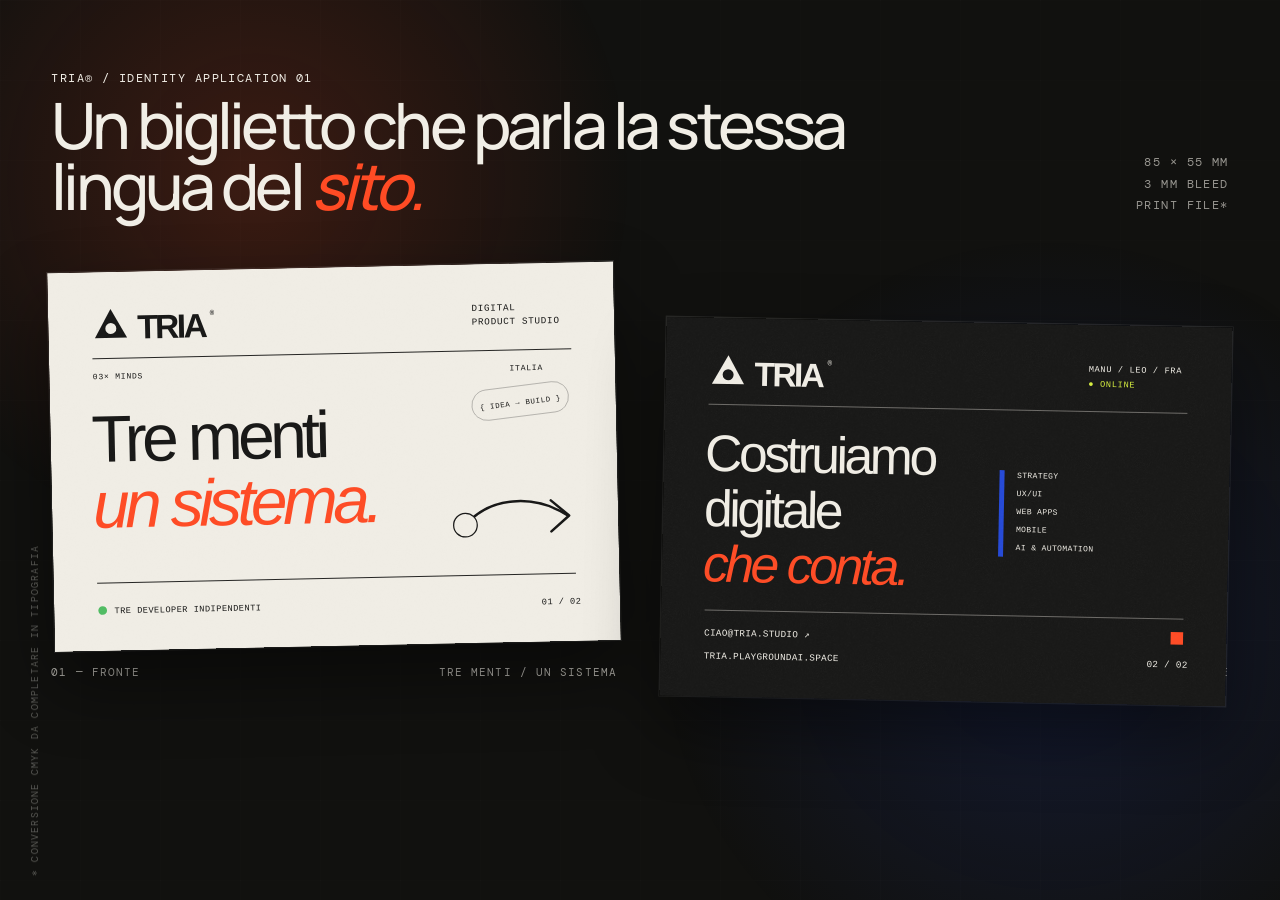
<file: brand/business-card/preview.html>
<!doctype html>
<html lang="it">
  <head>
    <meta charset="UTF-8" />
    <meta name="viewport" content="width=device-width, initial-scale=1.0" />
    <title>TRIA — Business card preview</title>
    <link rel="preconnect" href="https://fonts.googleapis.com" />
    <link rel="preconnect" href="https://fonts.gstatic.com" crossorigin />
    <link href="https://fonts.googleapis.com/css2?family=DM+Mono:wght@300;400;500&amp;family=Manrope:wght@400;500;600;700&amp;display=swap" rel="stylesheet" />
    <style>
      :root { --ink:#171716; --paper:#f1eee6; --orange:#ff4b24; --lime:#d7ef3f; }
      * { box-sizing:border-box; }
      body { margin:0; min-height:100vh; overflow:hidden; background:#11110f; color:var(--paper); font-family:Manrope,sans-serif; }
      body::before { content:""; position:fixed; inset:0; opacity:.13; pointer-events:none; background-image:linear-gradient(rgba(255,255,255,.08) 1px,transparent 1px),linear-gradient(90deg,rgba(255,255,255,.08) 1px,transparent 1px); background-size:80px 80px; }
      body::after { content:""; position:fixed; inset:0; pointer-events:none; background:radial-gradient(circle at 20% 20%,rgba(255,75,36,.18),transparent 30%),radial-gradient(circle at 82% 70%,rgba(36,73,216,.18),transparent 32%); }
      main { position:relative; z-index:1; width:min(1500px,92vw); margin:0 auto; padding:70px 0; }
      header { display:flex; align-items:flex-end; justify-content:space-between; margin-bottom:50px; }
      .eyebrow,.label,.meta { font:400 12px 'DM Mono',monospace; letter-spacing:.12em; text-transform:uppercase; }
      h1 { margin:8px 0 0; max-width:850px; font-size:clamp(38px,5vw,76px); line-height:.96; letter-spacing:-.06em; font-weight:500; }
      h1 em { color:var(--orange); font-weight:500; }
      .meta { text-align:right; line-height:1.8; color:rgba(241,238,230,.6); }
      .cards { display:grid; grid-template-columns:1fr 1fr; gap:46px; align-items:start; }
      figure { margin:0; }
      .card { position:relative; width:100%; aspect-ratio:91/61; overflow:hidden; box-shadow:0 32px 70px rgba(0,0,0,.46),0 0 0 1px rgba(255,255,255,.1); transform:rotate(-1.2deg); }
      figure:nth-child(2) .card { transform:translateY(55px) rotate(1.1deg); }
      .card img { display:block; width:100%; height:100%; object-fit:cover; }
      figcaption { display:flex; justify-content:space-between; margin-top:19px; color:rgba(241,238,230,.72); font:400 11px 'DM Mono',monospace; letter-spacing:.1em; text-transform:uppercase; }
      .trim-note { position:fixed; left:28px; bottom:24px; z-index:2; writing-mode:vertical-rl; transform:rotate(180deg); color:rgba(241,238,230,.32); font:400 10px 'DM Mono',monospace; letter-spacing:.12em; }
      @media (max-width:900px) { body { overflow:auto; } main { padding:35px 0 80px; } header { align-items:start; gap:25px; } .cards { grid-template-columns:1fr; } figure:nth-child(2) .card { transform:rotate(1.1deg); } .meta { display:none; } }
    </style>
  </head>
  <body>
    <main>
      <header>
        <div>
          <div class="eyebrow">TRIA® / Identity application 01</div>
          <h1>Un biglietto che parla la stessa lingua del <em>sito.</em></h1>
        </div>
        <div class="meta">85 × 55 MM<br />3 MM BLEED<br />PRINT FILE*</div>
      </header>
      <section class="cards" aria-label="Anteprima fronte e retro del biglietto da visita">
        <figure>
          <div class="card"><img src="tria-business-card-front.svg" alt="Fronte biglietto da visita TRIA" /></div>
          <figcaption><span>01 — Fronte</span><span>Tre menti / un sistema</span></figcaption>
        </figure>
        <figure>
          <div class="card"><img src="tria-business-card-back.svg" alt="Retro biglietto da visita TRIA" /></div>
          <figcaption><span>02 — Retro</span><span>Contatti / competenze</span></figcaption>
        </figure>
      </section>
    </main>
    <div class="trim-note">* CONVERSIONE CMYK DA COMPLETARE IN TIPOGRAFIA</div>
  </body>
</html>
</file>
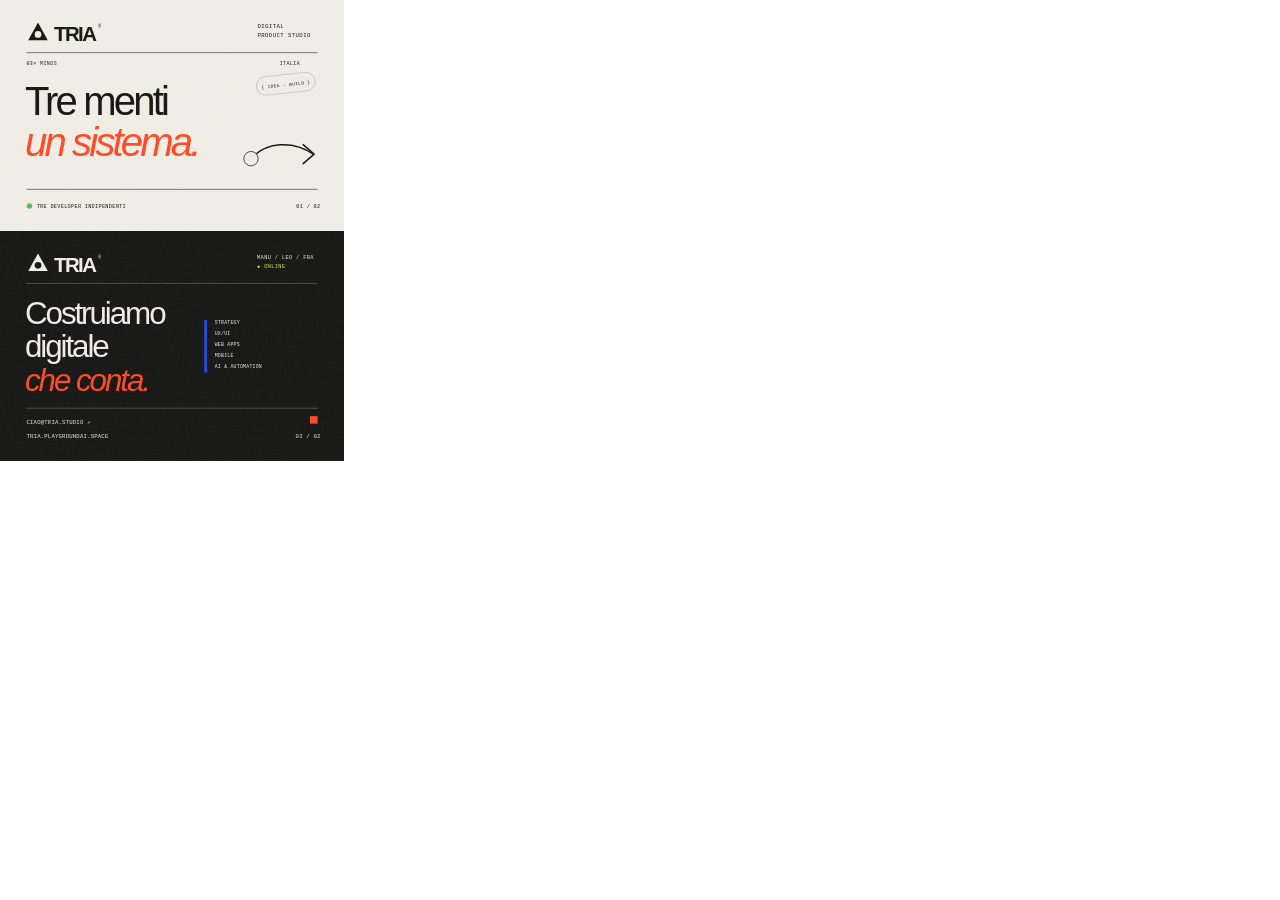
<file: brand/business-card/print.html>
<!doctype html>
<html lang="it">
  <head>
    <meta charset="UTF-8" />
    <title>TRIA — Biglietto da visita per stampa</title>
    <style>
      @page { size:91mm 61mm; margin:0; }
      * { box-sizing:border-box; }
      html,body { margin:0; padding:0; }
      .page { width:91mm; height:61mm; page-break-after:always; overflow:hidden; }
      .page:last-child { page-break-after:auto; }
      img { display:block; width:91mm; height:61mm; }
    </style>
  </head>
  <body>
    <div class="page"><img src="tria-business-card-front.svg" alt="Fronte" /></div>
    <div class="page"><img src="tria-business-card-back.svg" alt="Retro" /></div>
  </body>
</html>
</file>
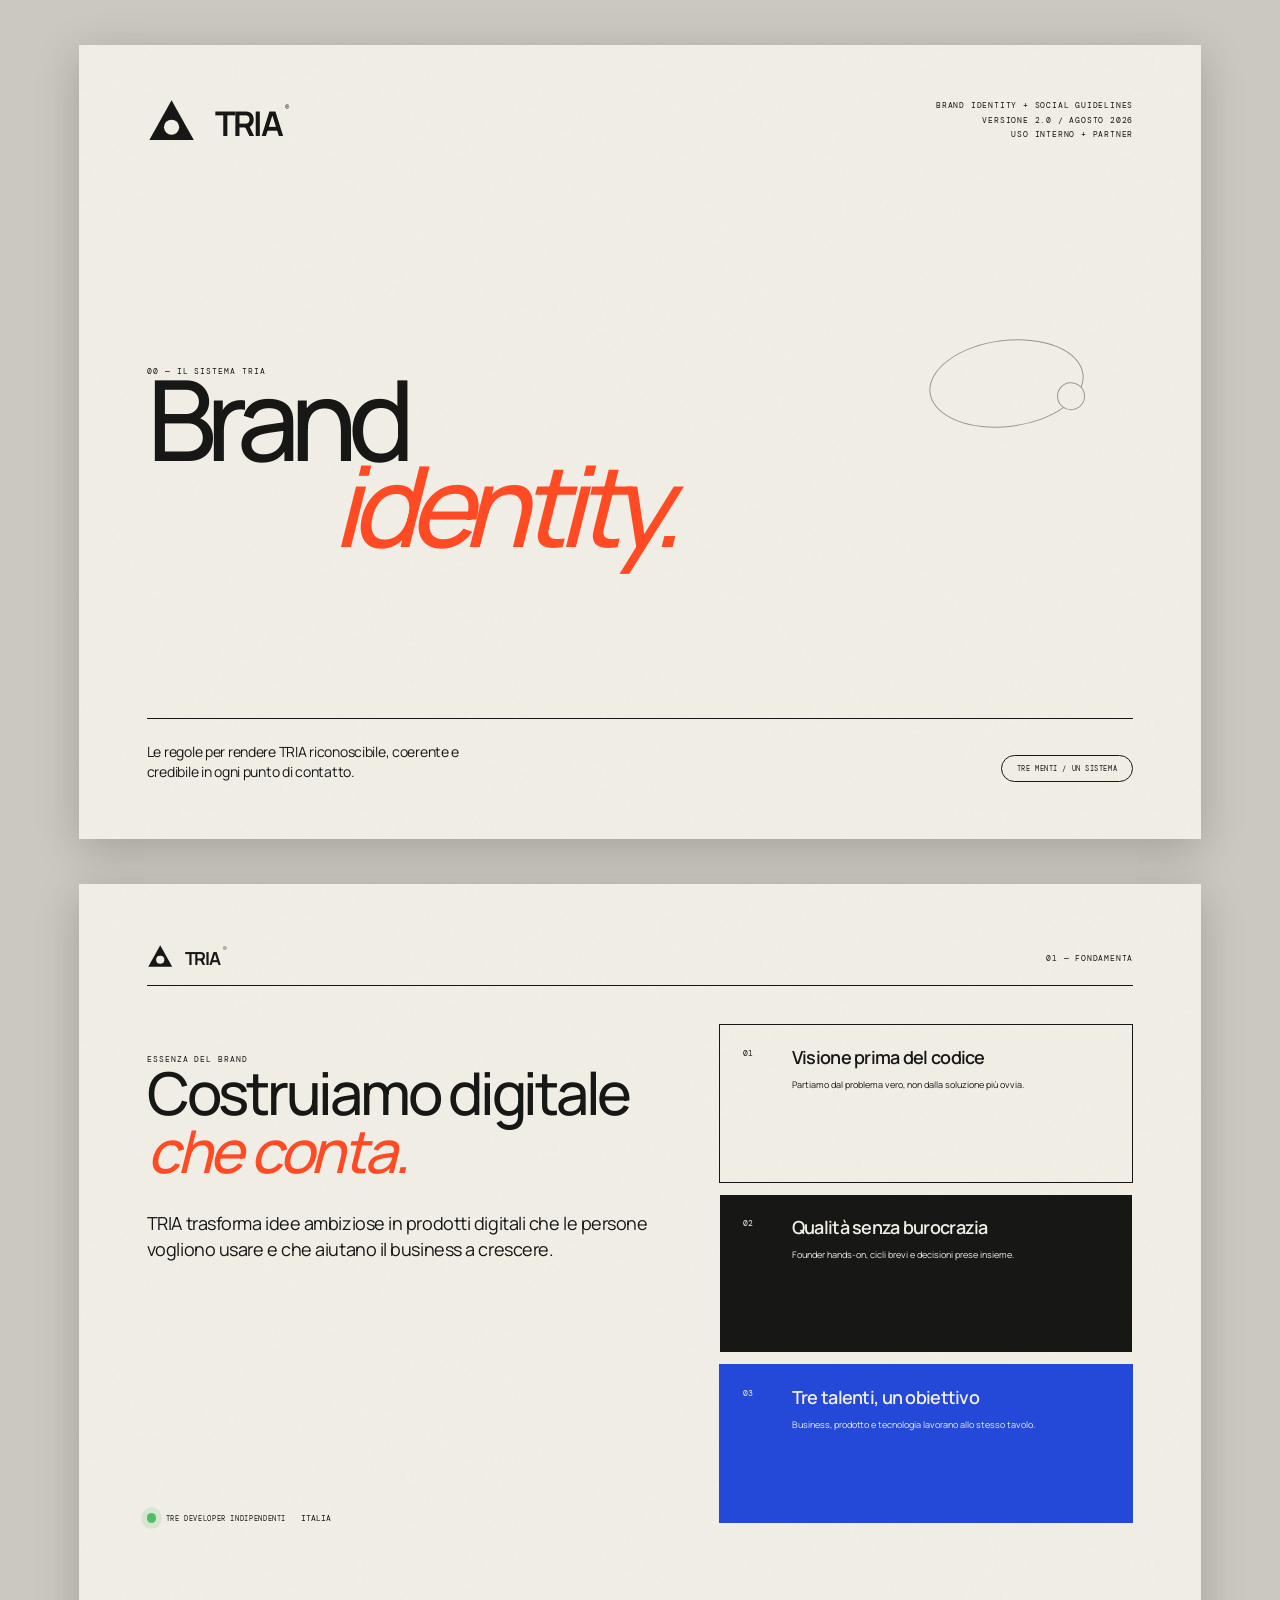
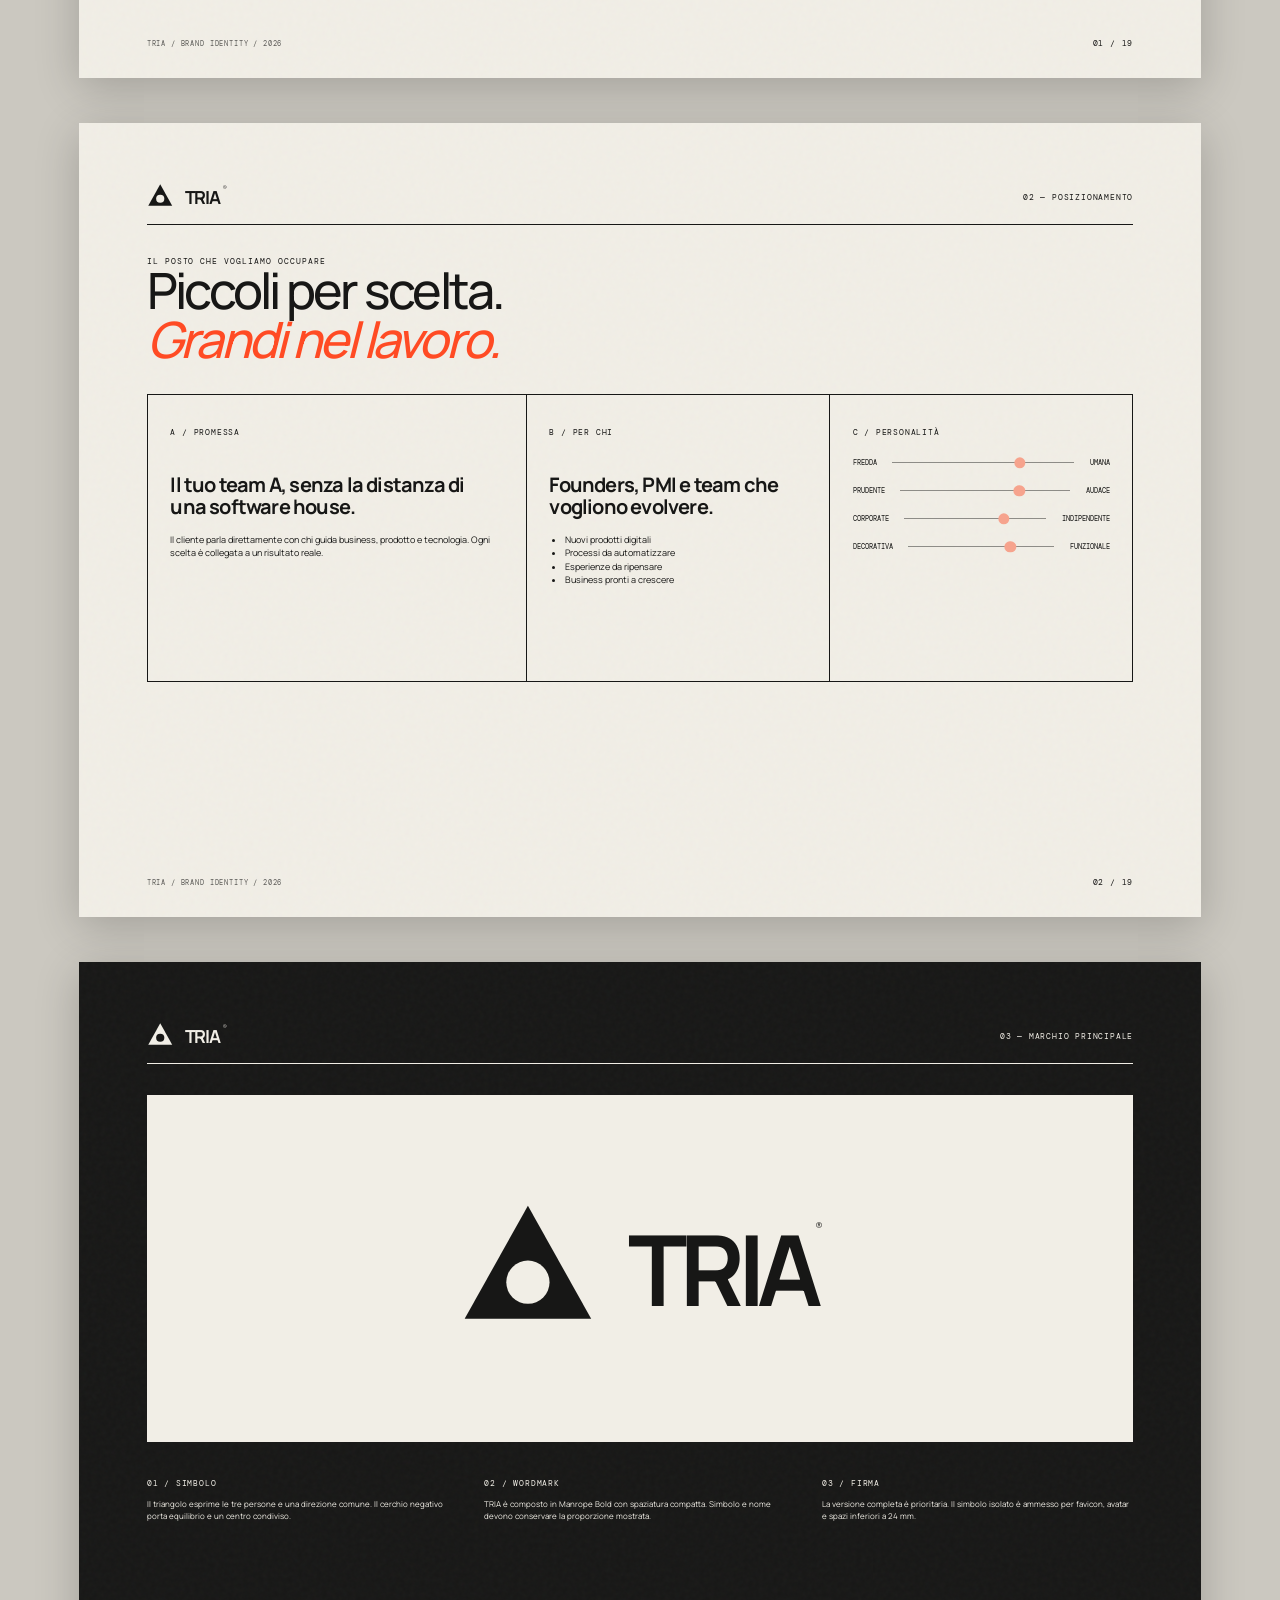
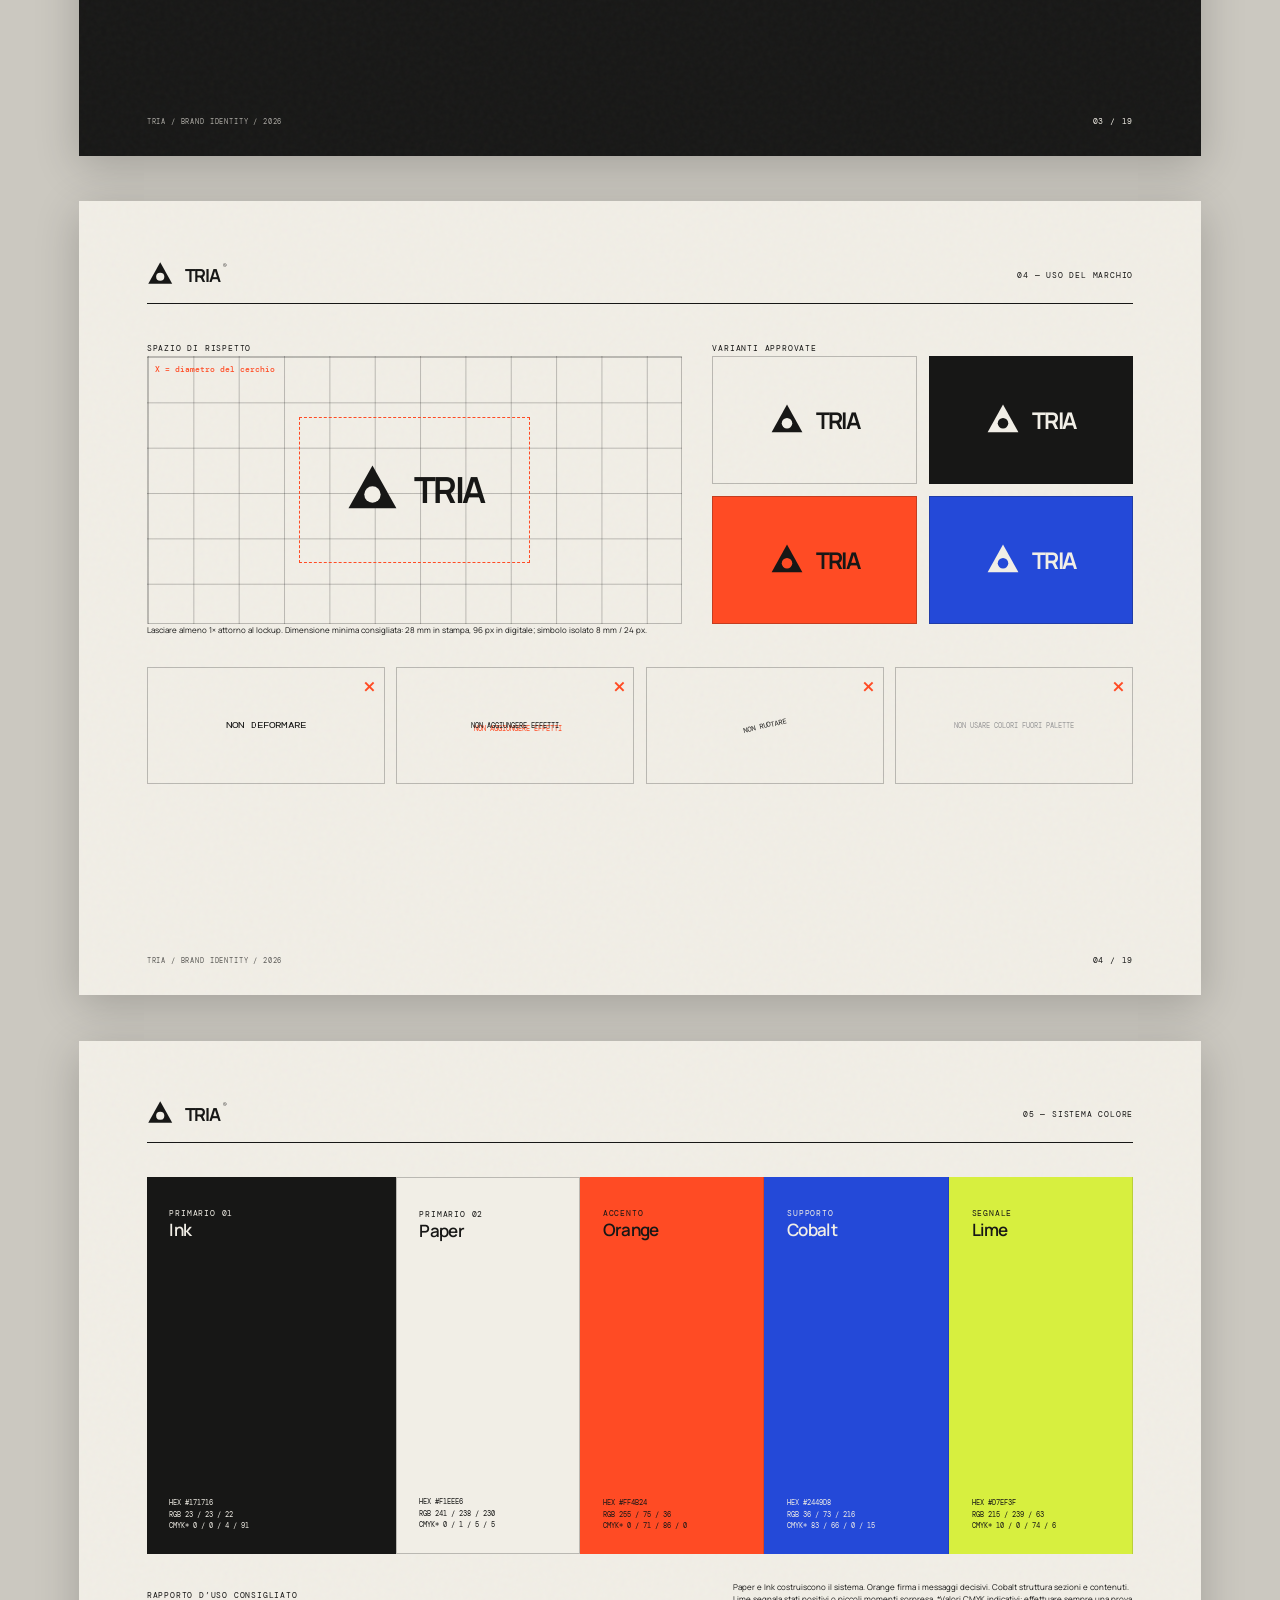
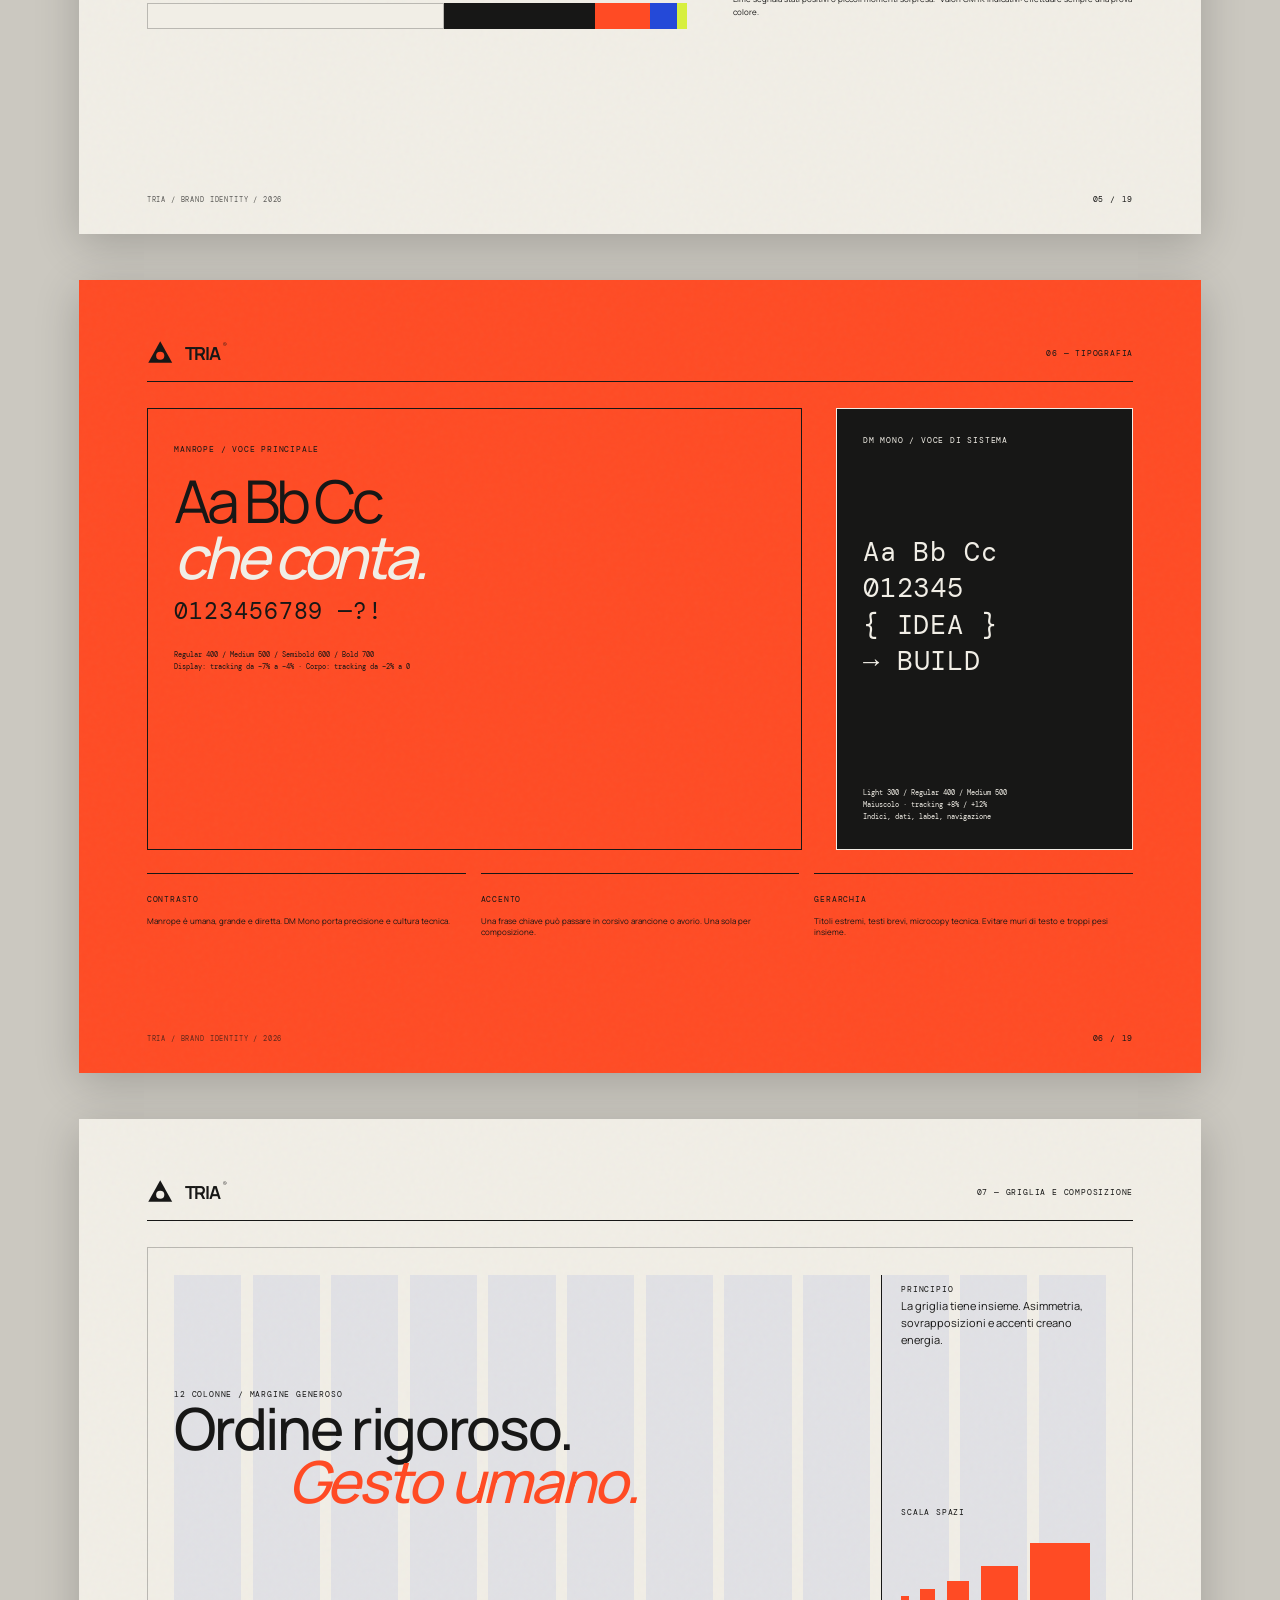
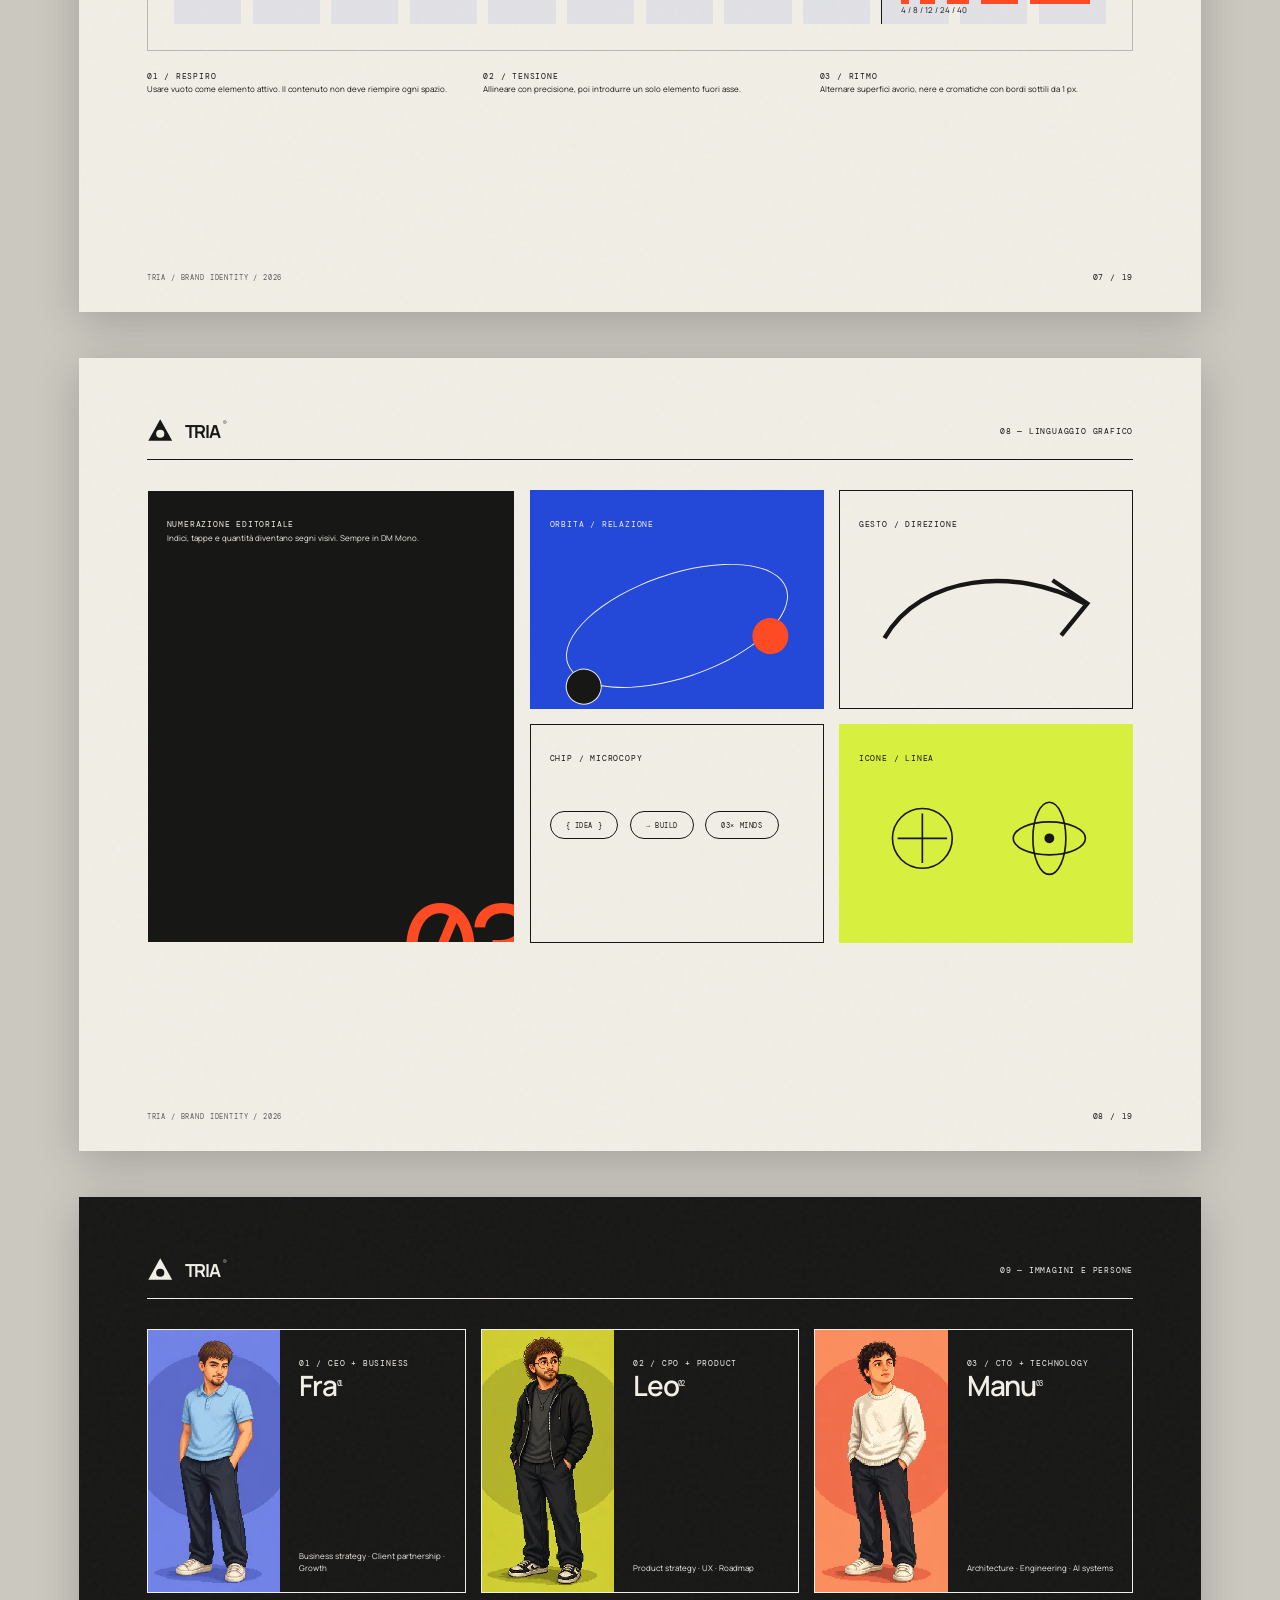
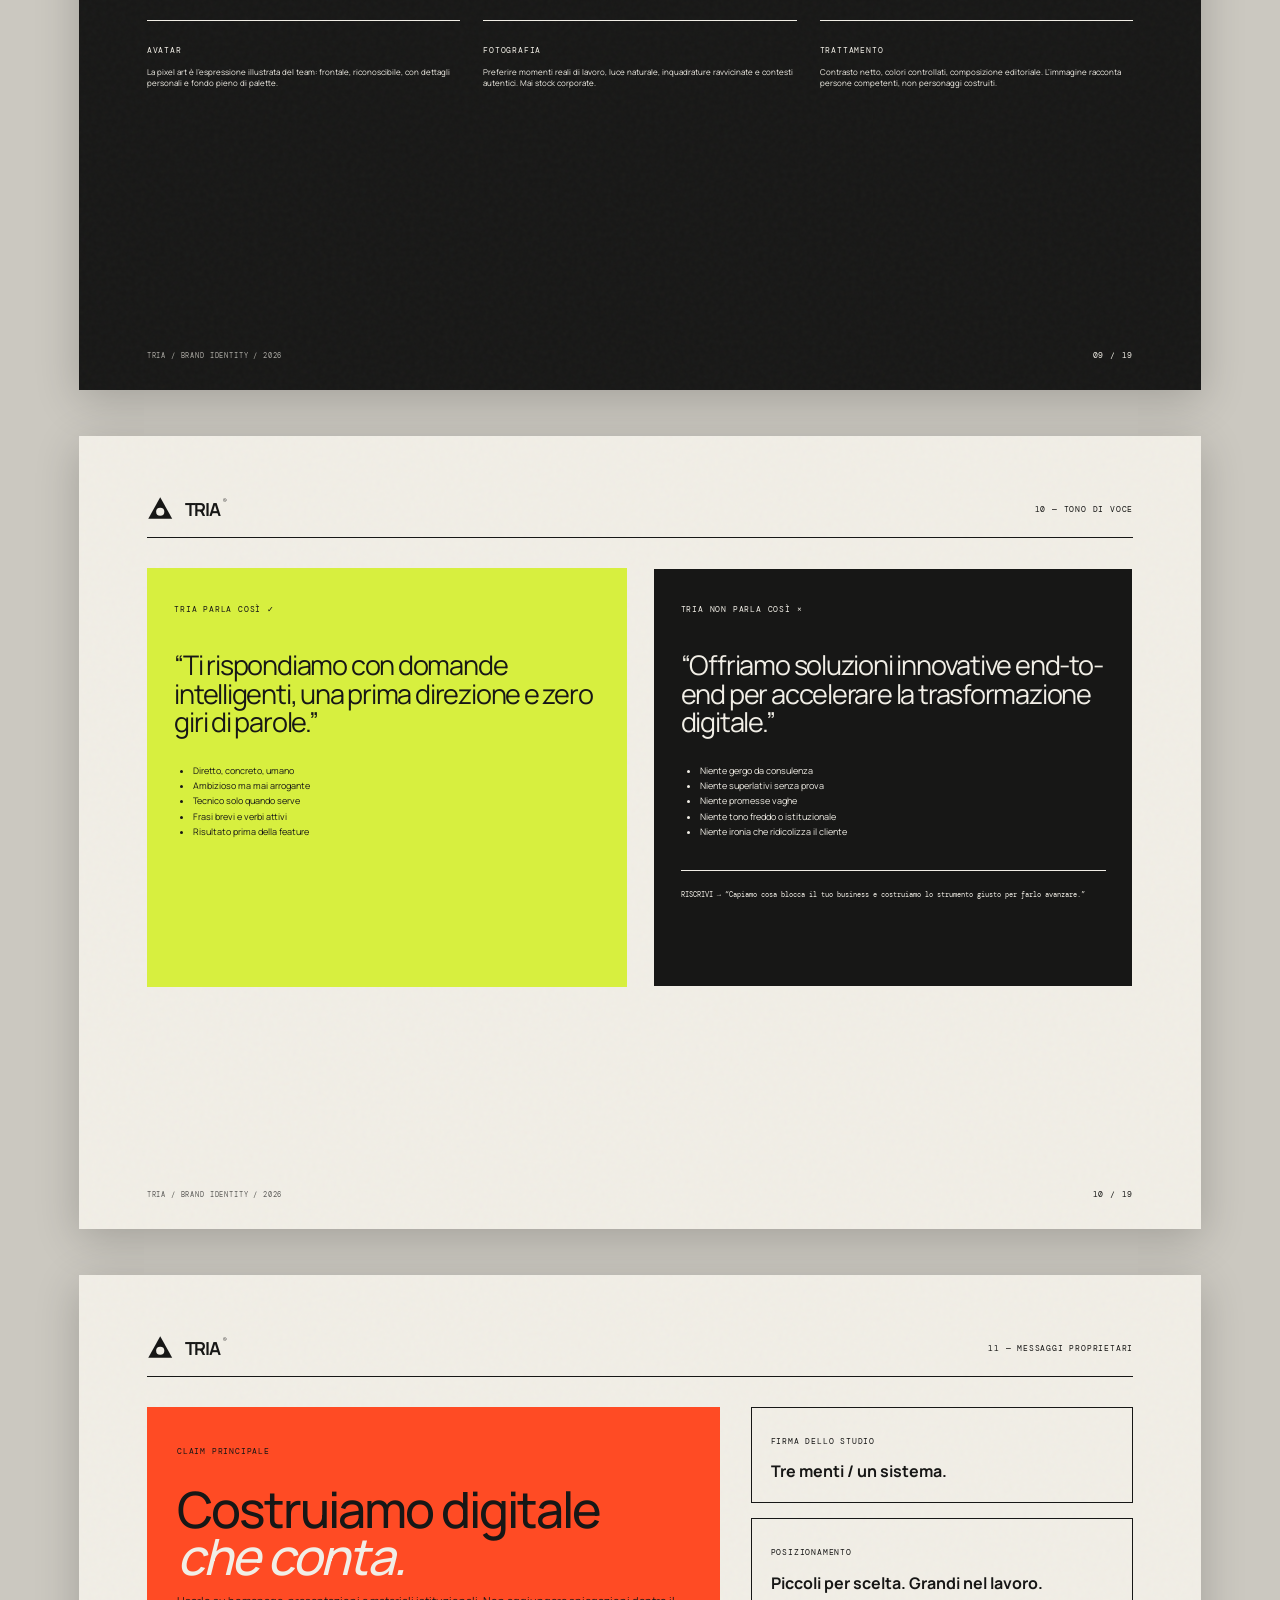
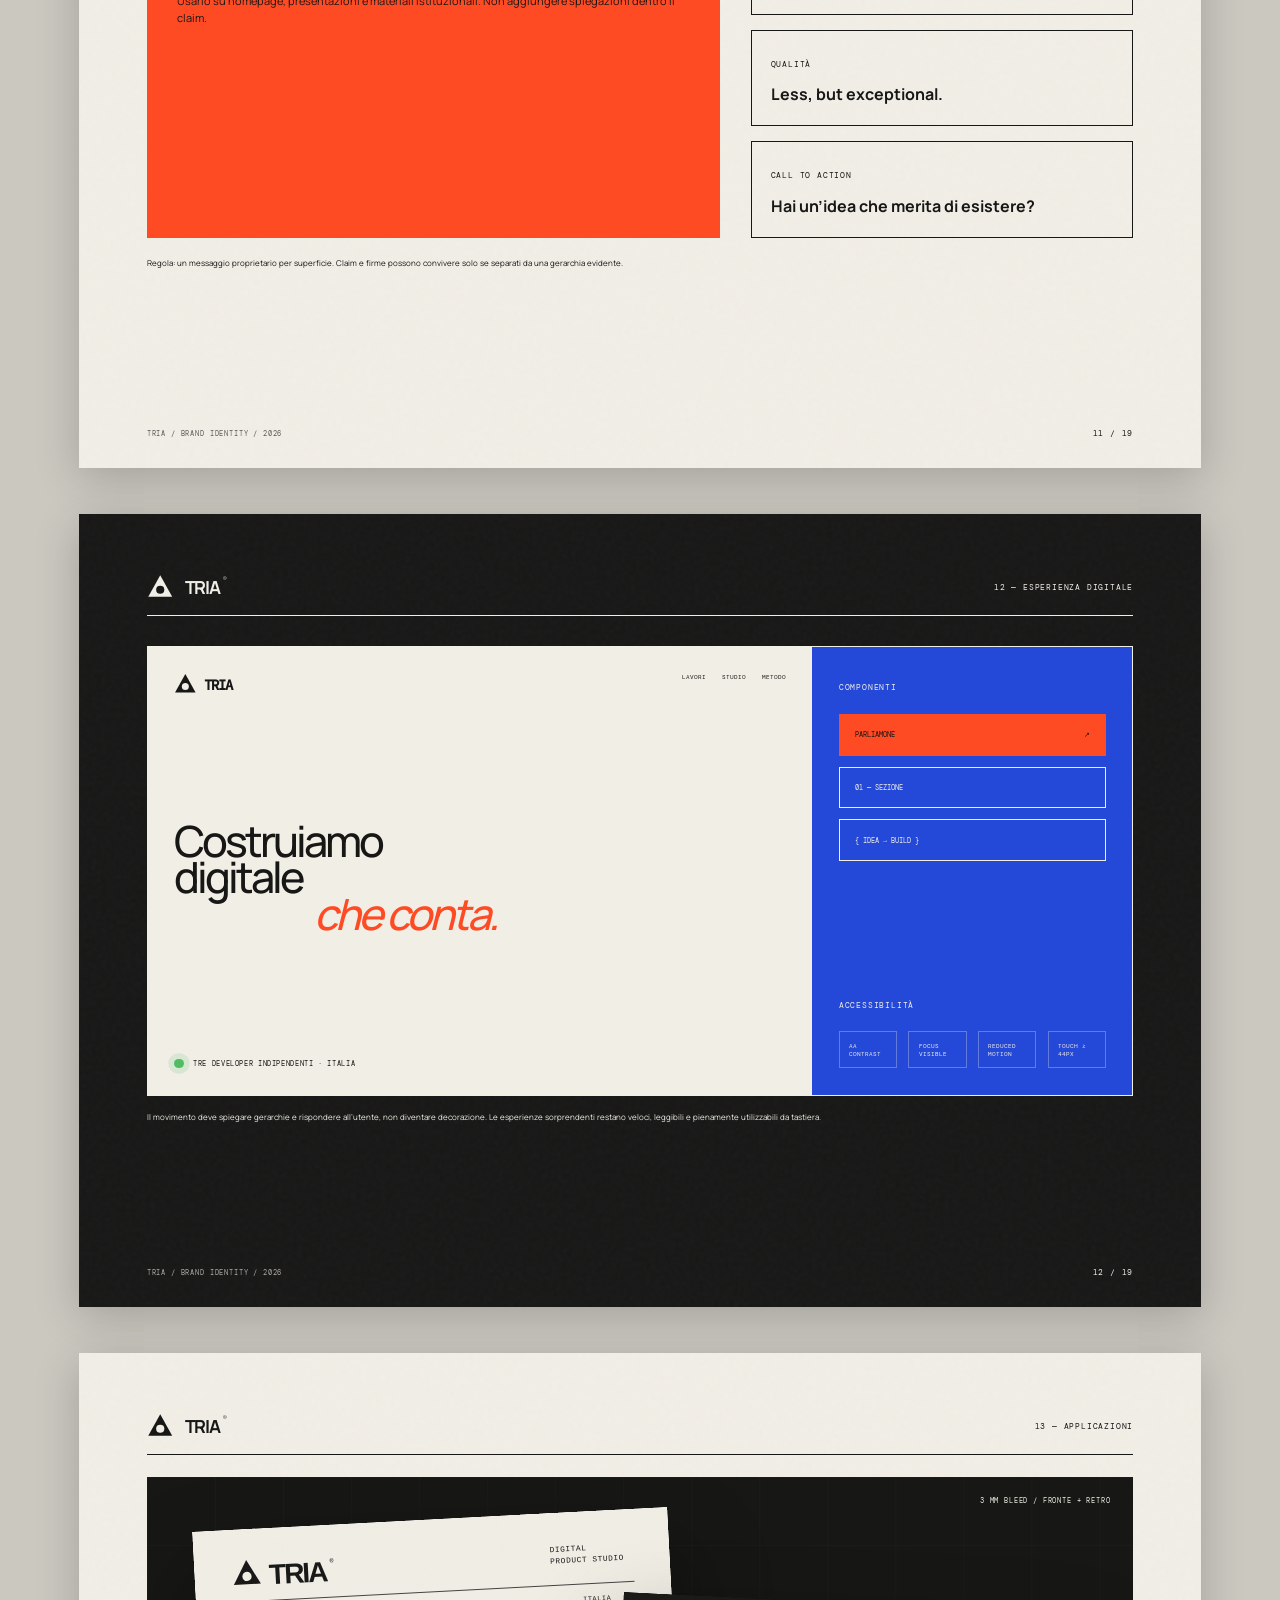
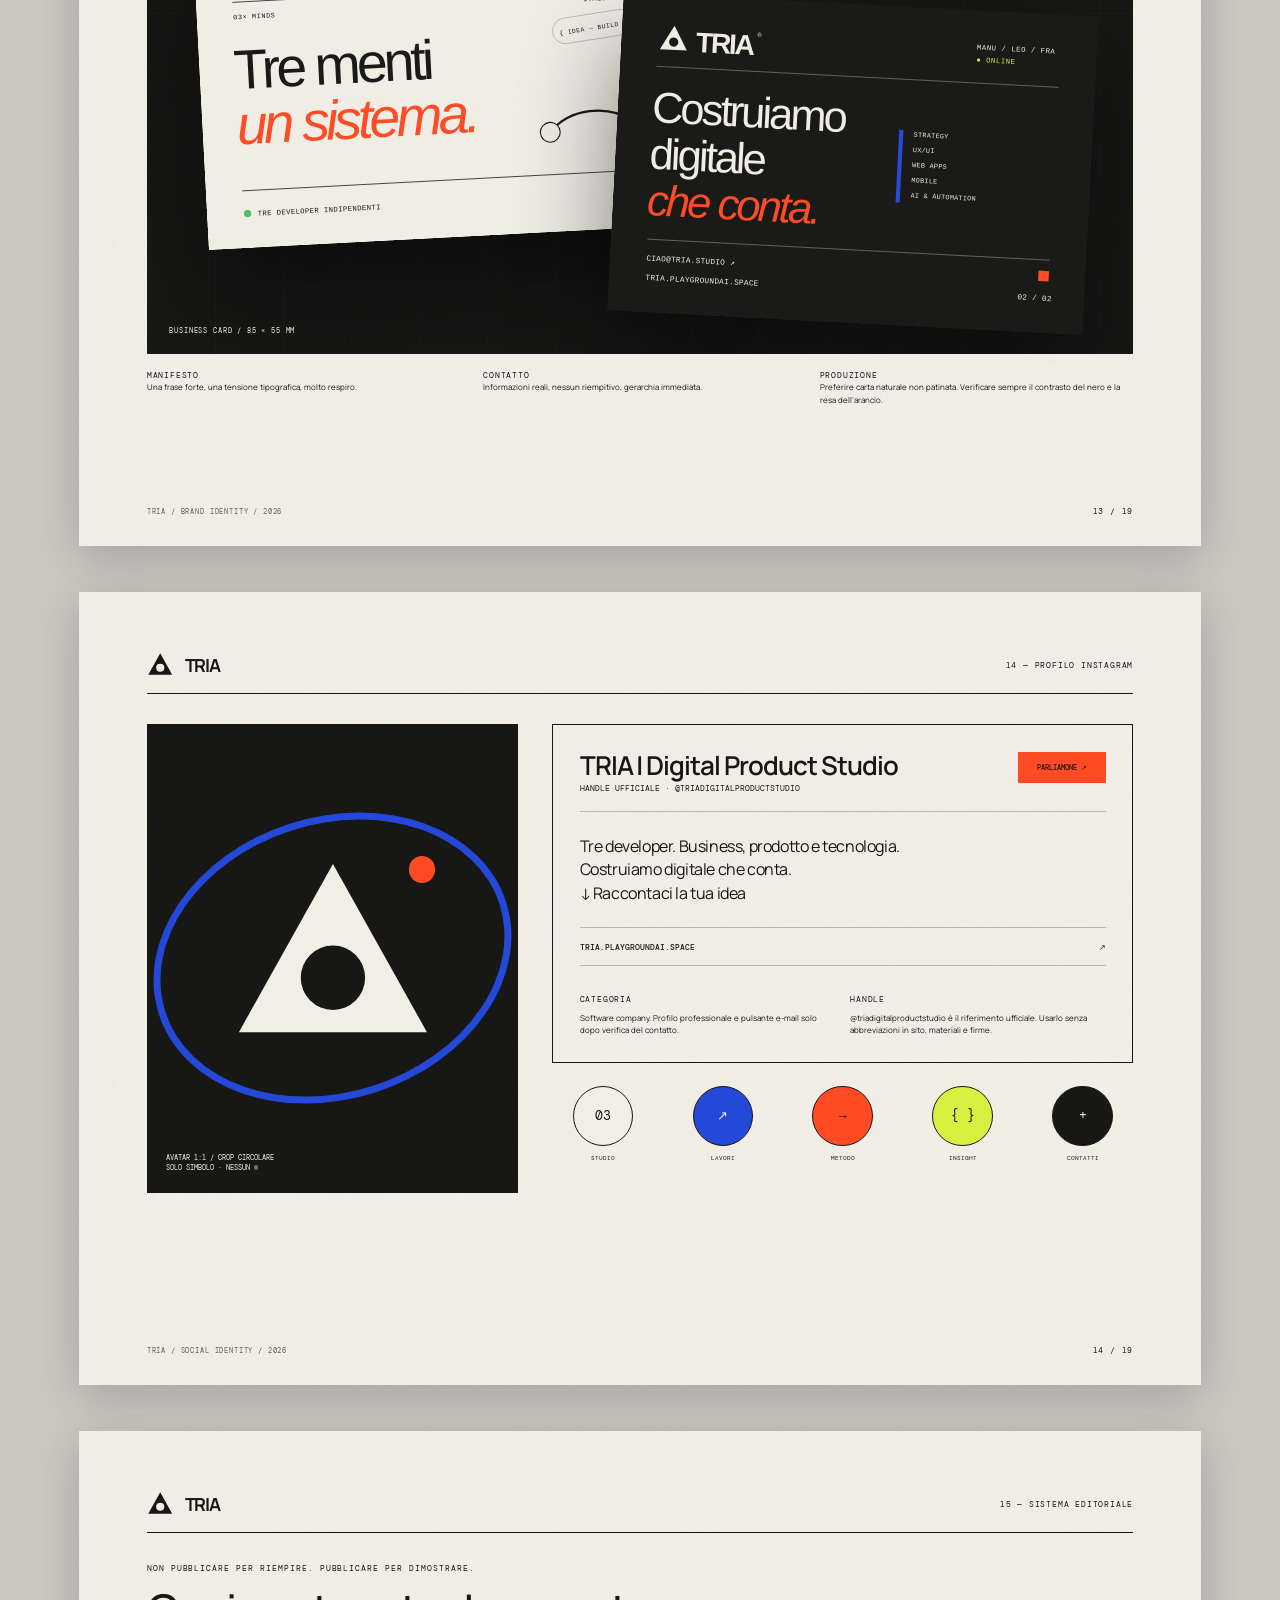
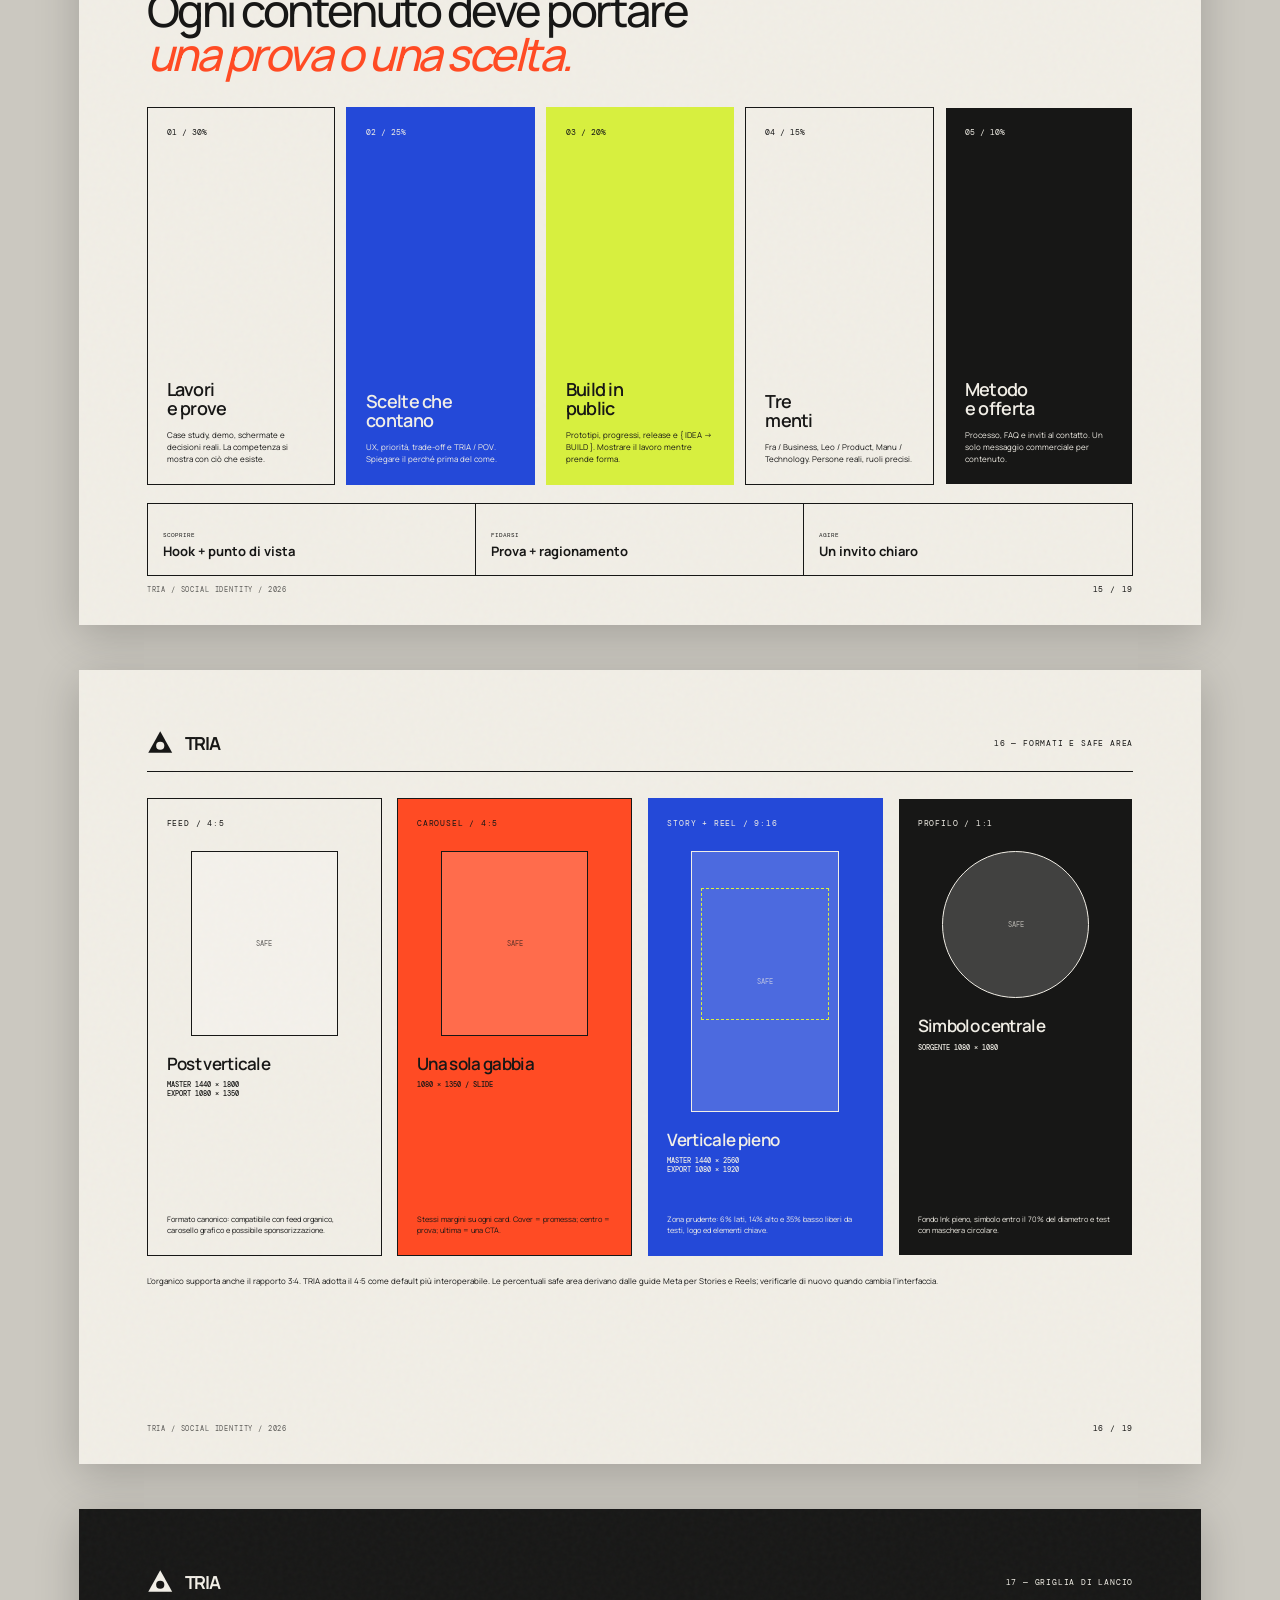
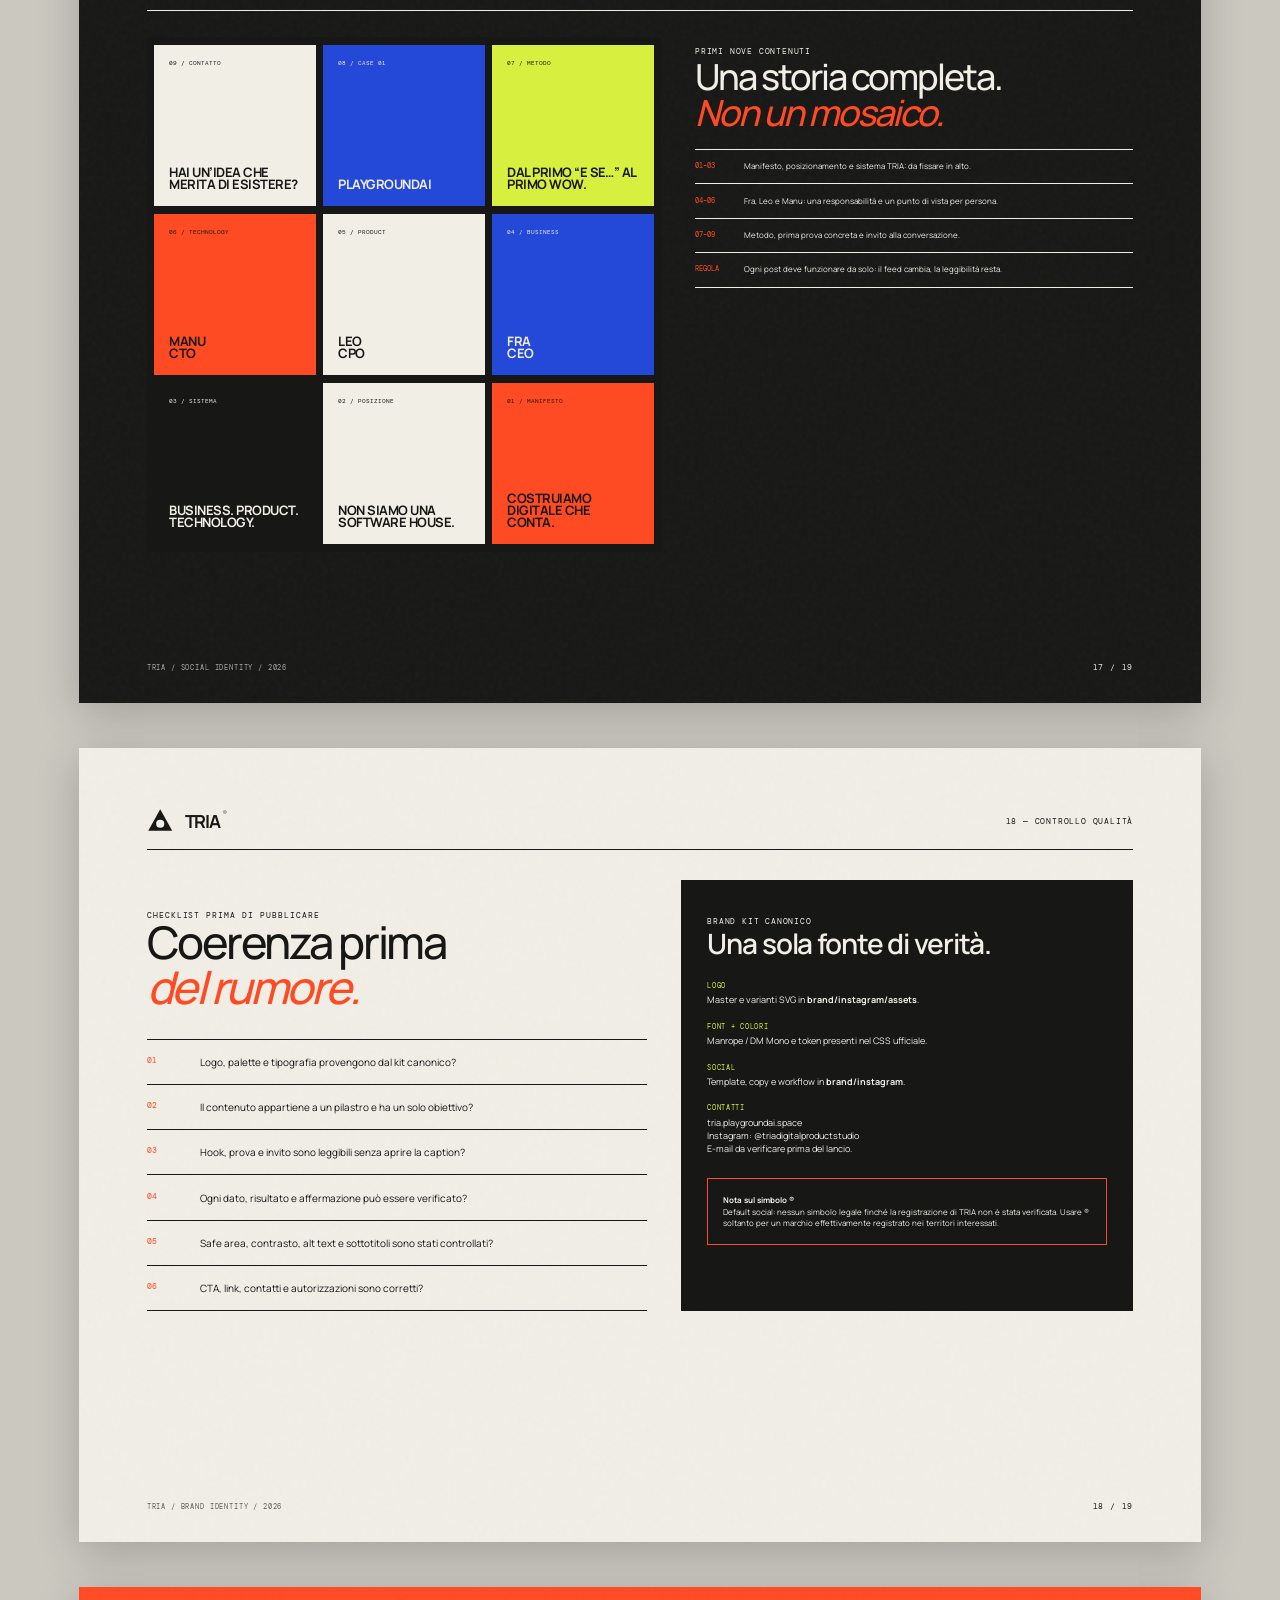
<file: brand/identity/TRIA-brand-identity.html>
<!doctype html>
<html lang="it">
  <head>
    <meta charset="UTF-8" />
    <meta name="viewport" content="width=device-width, initial-scale=1.0" />
    <title>TRIA — Brand Identity Guidelines</title>
    <link rel="preconnect" href="https://fonts.googleapis.com" />
    <link rel="preconnect" href="https://fonts.gstatic.com" crossorigin />
    <link href="https://fonts.googleapis.com/css2?family=DM+Mono:wght@300;400;500&amp;family=Manrope:ital,wght@0,400;0,500;0,600;0,700;1,500;1,600&amp;display=swap" rel="stylesheet" />
    <style>
      :root {
        --ink:#171716;
        --paper:#f1eee6;
        --orange:#ff4b24;
        --cobalt:#2449d8;
        --lime:#d7ef3f;
        --green:#50bd63;
        --line:rgba(23,23,22,.25);
        --mono:'DM Mono','Courier New',monospace;
        --sans:'Manrope',Arial,sans-serif;
      }
      * { box-sizing:border-box; }
      html,body { margin:0; background:#cbc8c0; color:var(--ink); font-family:var(--sans); -webkit-font-smoothing:antialiased; }
      .page { position:relative; width:297mm; height:210mm; margin:12mm auto; overflow:hidden; padding:17mm 18mm 15mm; background:var(--paper); page-break-after:always; box-shadow:0 10px 42px rgba(0,0,0,.2); }
      .page:last-child { page-break-after:auto; }
      .page::before { content:""; position:absolute; inset:0; opacity:.032; pointer-events:none; background-image:url("data:image/svg+xml,%3Csvg viewBox='0 0 180 180' xmlns='http://www.w3.org/2000/svg'%3E%3Cfilter id='n'%3E%3CfeTurbulence type='fractalNoise' baseFrequency='.9' numOctaves='3' stitchTiles='stitchTiles'/%3E%3C/filter%3E%3Crect width='100%25' height='100%25' filter='url(%23n)'/%3E%3C/svg%3E"); }
      .page > * { position:relative; z-index:1; }
      .dark { background:var(--ink); color:var(--paper); }
      .orange { background:var(--orange); color:var(--ink); }
      .cobalt { background:var(--cobalt); color:var(--paper); }
      .lime { background:var(--lime); color:var(--ink); }
      .page-head { display:flex; align-items:center; justify-content:space-between; height:10mm; padding-bottom:5mm; border-bottom:1px solid currentColor; }
      .page-head .mini-brand { display:flex; align-items:center; gap:3mm; font-size:18px; font-weight:700; letter-spacing:-.07em; }
      .page-head .mini-brand svg { width:7mm; height:7mm; }
      .page-head .mini-brand sup { align-self:flex-start; margin:0 0 0 -2mm; font:400 6px var(--mono); letter-spacing:0; }
      .page-head .chapter,.mono { font-family:var(--mono); text-transform:uppercase; letter-spacing:.1em; }
      .page-head .chapter { font-size:8px; }
      .page-number { position:absolute; right:18mm; bottom:8mm; font:400 8px var(--mono); letter-spacing:.1em; }
      .edition { position:absolute; left:18mm; bottom:8mm; font:400 7px var(--mono); text-transform:uppercase; letter-spacing:.12em; opacity:.68; }
      .kicker { margin-top:8mm; font:400 8px var(--mono); text-transform:uppercase; letter-spacing:.12em; }
      h1,h2,h3,p { margin-top:0; }
      h1 { margin-bottom:0; font-size:70px; line-height:.91; font-weight:500; letter-spacing:-.065em; }
      h2 { margin-bottom:8mm; font-size:45px; line-height:.98; font-weight:500; letter-spacing:-.055em; }
      h3 { margin-bottom:3mm; font-size:21px; line-height:1.05; font-weight:600; letter-spacing:-.04em; }
      em { color:var(--orange); font-weight:500; }
      .dark em { color:var(--orange); }
      .orange em { color:var(--paper); }
      .lead { font-size:18px; line-height:1.45; letter-spacing:-.025em; }
      .body { font-size:11px; line-height:1.55; }
      .small { font-size:8px; line-height:1.55; }
      .rule { height:1px; background:currentColor; opacity:.28; }
      .grid-2 { display:grid; grid-template-columns:1fr 1fr; gap:12mm; }
      .grid-3 { display:grid; grid-template-columns:repeat(3,1fr); gap:6mm; }
      .grid-4 { display:grid; grid-template-columns:repeat(4,1fr); gap:4mm; }
      .index { font:400 8px var(--mono); letter-spacing:.1em; text-transform:uppercase; }
      .pill { display:inline-flex; align-items:center; border:1px solid currentColor; border-radius:99px; padding:2.2mm 4mm; font:400 7px var(--mono); text-transform:uppercase; letter-spacing:.08em; }
      .status { display:inline-flex; align-items:center; gap:2.5mm; font:400 7px var(--mono); text-transform:uppercase; letter-spacing:.09em; }
      .status::before { content:""; width:2.5mm; height:2.5mm; border-radius:50%; background:var(--green); box-shadow:0 0 0 1.5mm rgba(80,189,99,.16); }
      .mark-on-paper circle { fill:var(--paper); }
      .mark-on-ink circle { fill:var(--ink); }
      .mark-on-orange circle { fill:var(--orange); }
      .mark-on-cobalt circle { fill:var(--cobalt); }
      .mark-on-lime circle { fill:var(--lime); }

      /* Cover */
      .cover { display:flex; flex-direction:column; justify-content:space-between; padding-top:14mm; }
      .cover-top { display:flex; align-items:flex-start; justify-content:space-between; }
      .cover-brand { display:flex; align-items:center; gap:5mm; font-size:34px; font-weight:700; letter-spacing:-.07em; }
      .cover-brand svg { width:13mm; height:13mm; }
      .cover-brand sup { align-self:flex-start; margin:1mm 0 0 -4mm; font:400 7px var(--mono); letter-spacing:0; }
      .cover-meta { text-align:right; font:400 8px/1.8 var(--mono); text-transform:uppercase; letter-spacing:.1em; }
      .cover-title { position:relative; margin-top:5mm; }
      .cover-title h1 { font-size:112px; line-height:.77; letter-spacing:-.085em; }
      .cover-title h1 span { display:block; }
      .cover-title h1 em { margin-left:49mm; }
      .cover-orbit { position:absolute; right:13mm; top:1mm; width:41mm; height:23mm; transform:rotate(-7deg); border:1px solid currentColor; border-radius:50%; opacity:.4; }
      .cover-orbit::after { content:""; position:absolute; right:0; bottom:2mm; width:7mm; height:7mm; border:1px solid currentColor; border-radius:50%; background:var(--paper); }
      .cover-bottom { display:flex; align-items:flex-end; justify-content:space-between; padding-top:6mm; border-top:1px solid currentColor; }
      .cover-bottom p { margin:0; max-width:93mm; font-size:14px; line-height:1.45; letter-spacing:-.02em; }

      /* Foundation */
      .essence-layout { display:grid; grid-template-columns:1.12fr .88fr; gap:12mm; margin-top:10mm; }
      .essence-statement { display:flex; flex-direction:column; justify-content:space-between; min-height:132mm; }
      .essence-statement h2 { font-size:59px; }
      .essence-statement .foot { display:flex; align-items:center; gap:4mm; font:400 8px var(--mono); text-transform:uppercase; }
      .principles { display:grid; gap:3mm; }
      .principle { min-height:39mm; padding:6mm; border:1px solid currentColor; display:grid; grid-template-columns:10mm 1fr; gap:3mm; }
      .principle:nth-child(2) { background:var(--ink); color:var(--paper); }
      .principle:nth-child(3) { background:var(--cobalt); color:var(--paper); border-color:var(--cobalt); }
      .principle .num { font:400 8px var(--mono); }
      .principle h3 { font-size:18px; }
      .principle p { margin:0; font-size:9px; line-height:1.45; }

      /* Positioning */
      .position-title { max-width:178mm; margin-top:8mm; }
      .position-title h2 { font-size:50px; }
      .position-grid { margin-top:8mm; display:grid; grid-template-columns:1.25fr 1fr 1fr; border-top:1px solid currentColor; border-left:1px solid currentColor; }
      .position-cell { min-height:76mm; padding:6mm; border-right:1px solid currentColor; border-bottom:1px solid currentColor; }
      .position-cell strong { display:block; margin:9mm 0 4mm; font-size:20px; line-height:1.1; letter-spacing:-.04em; }
      .position-cell p,.position-cell li { font-size:9px; line-height:1.5; }
      .position-cell ul { margin:0; padding-left:4mm; }
      .axis { display:flex; justify-content:space-between; align-items:center; margin:5mm 0; gap:4mm; font:400 7px var(--mono); text-transform:uppercase; }
      .axis i { flex:1; height:1px; background:currentColor; position:relative; opacity:.45; }
      .axis i::after { content:""; position:absolute; left:70%; top:50%; width:3mm; height:3mm; border-radius:50%; transform:translate(-50%,-50%); background:var(--orange); }

      /* Logo */
      .logo-stage { margin-top:8mm; height:92mm; display:flex; align-items:center; justify-content:center; background:var(--paper); color:var(--ink); border:1px solid rgba(241,238,230,.18); }
      .logo-lockup { display:flex; align-items:center; gap:8mm; font-size:98px; font-weight:700; letter-spacing:-.075em; }
      .logo-lockup svg { width:37mm; height:37mm; }
      .logo-lockup sup { align-self:flex-start; margin:5mm 0 0 -8mm; font:400 10px var(--mono); letter-spacing:0; }
      .logo-notes { display:grid; grid-template-columns:1fr 1fr 1fr; gap:7mm; margin-top:7mm; }
      .logo-notes p { margin:2mm 0 0; font-size:8px; line-height:1.45; }

      /* Logo rules */
      .logo-rule-grid { display:grid; grid-template-columns:1.12fr .88fr; gap:8mm; margin-top:8mm; }
      .clearspace { position:relative; height:71mm; border:1px solid var(--line); display:flex; align-items:center; justify-content:center; background-image:linear-gradient(var(--line) 1px,transparent 1px),linear-gradient(90deg,var(--line) 1px,transparent 1px); background-size:12mm 12mm; }
      .clearspace .safe { position:relative; padding:12mm; border:1px dashed var(--orange); }
      .clearspace .lock { display:flex; align-items:center; gap:4mm; font-size:36px; font-weight:700; letter-spacing:-.07em; }
      .clearspace .lock svg { width:14mm; }
      .clearspace .x { position:absolute; top:2mm; left:2mm; color:var(--orange); font:500 8px var(--mono); }
      .variants { display:grid; grid-template-columns:1fr 1fr; gap:3mm; }
      .variant { height:34mm; display:flex; align-items:center; justify-content:center; border:1px solid var(--line); }
      .variant.dark-v { background:var(--ink); color:var(--paper); }
      .variant.orange-v { background:var(--orange); }
      .variant.cobalt-v { background:var(--cobalt); color:var(--paper); }
      .variant .lock { display:flex; align-items:center; gap:3mm; font-size:23px; font-weight:700; letter-spacing:-.07em; }
      .variant svg { width:9mm; }
      .misuses { display:grid; grid-template-columns:repeat(4,1fr); gap:3mm; margin-top:6mm; }
      .misuse { position:relative; min-height:31mm; padding:4mm; border:1px solid var(--line); display:flex; align-items:center; justify-content:center; text-align:center; }
      .misuse::after { content:"×"; position:absolute; right:2mm; top:0; color:var(--orange); font-size:26px; font-weight:500; }
      .misuse span { font:400 7px/1.4 var(--mono); text-transform:uppercase; }
      .misuse.stretch span { transform:scaleX(1.55); }
      .misuse.shadow span { text-shadow:3px 3px 0 var(--orange); }
      .misuse.rotate span { transform:rotate(-13deg); }

      /* Colors */
      .swatches { display:grid; grid-template-columns:1.35fr 1fr 1fr 1fr 1fr; height:100mm; margin-top:9mm; }
      .swatch { padding:6mm; display:flex; flex-direction:column; justify-content:space-between; border-right:1px solid rgba(23,23,22,.15); }
      .swatch h3 { font-size:17px; }
      .swatch p { margin:0; font:400 7px/1.65 var(--mono); text-transform:uppercase; }
      .swatch.ink-s { background:var(--ink); color:var(--paper); }
      .swatch.paper-s { background:var(--paper); border:1px solid var(--line); }
      .swatch.orange-s { background:var(--orange); }
      .swatch.cobalt-s { background:var(--cobalt); color:var(--paper); }
      .swatch.lime-s { background:var(--lime); }
      .color-guidance { display:grid; grid-template-columns:1.35fr 1fr; gap:12mm; margin-top:7mm; }
      .ratio { display:flex; height:7mm; }
      .ratio i:nth-child(1) { width:55%; background:var(--paper); border:1px solid var(--line); }
      .ratio i:nth-child(2) { width:28%; background:var(--ink); }
      .ratio i:nth-child(3) { width:10%; background:var(--orange); }
      .ratio i:nth-child(4) { width:5%; background:var(--cobalt); }
      .ratio i:nth-child(5) { width:2%; background:var(--lime); }

      /* Type */
      .type-showcase { margin-top:7mm; display:grid; grid-template-columns:1.65fr .75fr; gap:9mm; }
      .font-card { min-height:117mm; padding:7mm; border:1px solid currentColor; }
      .font-card .alphabet { margin:4mm 0 3mm; font-size:59px; line-height:.95; letter-spacing:-.07em; }
      .font-card .numbers { font:400 23px var(--mono); letter-spacing:.04em; }
      .font-card code { display:block; margin-top:6mm; font:400 7px/1.7 var(--mono); white-space:normal; }
      .mono-card { display:flex; flex-direction:column; justify-content:space-between; background:var(--ink); color:var(--paper); }
      .mono-card .alphabet { font:400 27px/1.35 var(--mono); letter-spacing:.03em; }
      .type-rules { display:grid; grid-template-columns:repeat(3,1fr); gap:4mm; margin-top:6mm; }
      .type-rule { padding-top:3mm; border-top:1px solid currentColor; }
      .type-rule p { margin:2mm 0 0; font-size:8px; line-height:1.45; }

      /* Layout */
      .layout-demo { position:relative; margin-top:7mm; height:107mm; border:1px solid var(--line); display:grid; grid-template-columns:repeat(12,1fr); gap:3mm; padding:7mm; overflow:hidden; }
      .layout-demo::before { content:""; position:absolute; inset:7mm; background:repeating-linear-gradient(90deg,rgba(36,73,216,.08) 0,rgba(36,73,216,.08) calc((100% - 33mm)/12),transparent calc((100% - 33mm)/12),transparent calc((100% - 33mm)/12 + 3mm)); pointer-events:none; }
      .layout-copy { grid-column:1/9; align-self:center; z-index:1; }
      .layout-copy h3 { font-size:58px; line-height:.9; font-weight:500; }
      .layout-copy h3 em { display:block; margin-left:30mm; }
      .layout-side { grid-column:10/13; z-index:1; border-left:1px solid currentColor; padding-left:5mm; display:flex; flex-direction:column; justify-content:space-between; }
      .spacing-scale { display:flex; gap:3mm; align-items:flex-end; height:22mm; }
      .spacing-scale span { display:block; background:var(--orange); }
      .spacing-scale span:nth-child(1) { width:2mm; height:2mm; }
      .spacing-scale span:nth-child(2) { width:4mm; height:4mm; }
      .spacing-scale span:nth-child(3) { width:6mm; height:6mm; }
      .spacing-scale span:nth-child(4) { width:10mm; height:10mm; }
      .spacing-scale span:nth-child(5) { width:16mm; height:16mm; }

      /* Graphics */
      .graphic-grid { display:grid; grid-template-columns:1.25fr 1fr 1fr; grid-template-rows:1fr 1fr; gap:4mm; height:120mm; margin-top:8mm; }
      .graphic-tile { position:relative; overflow:hidden; padding:5mm; border:1px solid currentColor; }
      .graphic-tile.big { grid-row:1/3; background:var(--ink); color:var(--paper); }
      .graphic-tile.cobalt-t { background:var(--cobalt); color:var(--paper); border-color:var(--cobalt); }
      .graphic-tile.lime-t { background:var(--lime); color:var(--ink); border-color:var(--lime); }
      .big-number { position:absolute; right:-3mm; bottom:-16mm; font:400 128px/.8 var(--mono); letter-spacing:-.12em; color:var(--orange); }
      .orbit-demo { position:absolute; inset:22mm 8mm 8mm; border:1px solid currentColor; border-radius:50%; transform:rotate(-19deg); }
      .orbit-demo::before,.orbit-demo::after { content:""; position:absolute; width:9mm; height:9mm; border-radius:50%; border:1px solid currentColor; background:var(--ink); }
      .orbit-demo::before { left:-3mm; top:16mm; }
      .orbit-demo::after { right:3mm; bottom:-2mm; background:var(--orange); border-color:var(--orange); }
      .arrow-svg { position:absolute; left:8mm; right:8mm; bottom:7mm; width:calc(100% - 16mm); height:33mm; }
      .chips { display:flex; flex-wrap:wrap; gap:3mm; margin-top:12mm; }
      .line-icons { display:flex; align-items:center; justify-content:space-around; height:38mm; }
      .line-icons svg { width:24mm; height:24mm; fill:none; stroke:currentColor; stroke-width:1.6; }

      /* Imagery */
      .team-strip { display:grid; grid-template-columns:repeat(3,1fr); gap:4mm; margin-top:8mm; }
      .member { display:grid; grid-template-columns:35mm 1fr; min-height:70mm; border:1px solid currentColor; overflow:hidden; }
      .member .photo { position:relative; overflow:hidden; background:var(--orange); }
      .member:nth-child(2) .photo { background:var(--lime); }
      .member:nth-child(3) .photo { background:var(--cobalt); }
      .member img { width:100%; height:100%; display:block; object-fit:cover; object-position:center top; image-rendering:pixelated; }
      .member-copy { padding:5mm; display:flex; flex-direction:column; justify-content:space-between; }
      .member-copy h3 { font-size:28px; }
      .member-copy sup { font:400 7px var(--mono); }
      .member-copy p { margin:0; font-size:8px; line-height:1.45; }
      .photo-rules { display:grid; grid-template-columns:1fr 1fr 1fr; gap:6mm; margin-top:7mm; }
      .photo-rule { padding-top:4mm; border-top:1px solid currentColor; }
      .photo-rule p { margin:2mm 0 0; font-size:8px; line-height:1.45; }

      /* Voice */
      .voice-grid { display:grid; grid-template-columns:1fr 1fr; gap:7mm; margin-top:8mm; }
      .voice-card { min-height:111mm; padding:7mm; border:1px solid currentColor; }
      .voice-card.do { background:var(--lime); color:var(--ink); border-color:var(--lime); }
      .voice-card.dont { background:var(--ink); color:var(--paper); }
      .voice-card blockquote { margin:9mm 0 7mm; font-size:27px; line-height:1.05; letter-spacing:-.045em; }
      .voice-card ul { margin:0; padding-left:5mm; font-size:9px; line-height:1.7; }
      .voice-card .rewrite { margin-top:8mm; padding-top:5mm; border-top:1px solid currentColor; font:400 7px/1.6 var(--mono); }

      /* Messaging */
      .message-stack { display:grid; grid-template-columns:1.2fr .8fr; gap:8mm; margin-top:8mm; }
      .message-main { min-height:114mm; padding:8mm; background:var(--orange); }
      .message-main h3 { margin-top:7mm; font-size:50px; line-height:.95; font-weight:500; }
      .message-side { display:grid; gap:4mm; }
      .message-item { padding:5mm; border:1px solid currentColor; }
      .message-item p { margin:3mm 0 0; font-size:10px; line-height:1.4; }
      .message-item strong { font-size:16px; }

      /* Digital */
      .digital-shell { margin-top:8mm; height:119mm; border:1px solid rgba(241,238,230,.2); display:grid; grid-template-columns:1.35fr .65fr; background:var(--paper); color:var(--ink); overflow:hidden; }
      .digital-main { padding:7mm; display:flex; flex-direction:column; justify-content:space-between; }
      .digital-nav { display:flex; justify-content:space-between; font:400 6px var(--mono); text-transform:uppercase; }
      .digital-lock { display:flex; align-items:center; gap:2mm; font-size:14px; font-weight:700; letter-spacing:-.07em; }
      .digital-lock svg { width:6mm; }
      .digital-hero { font-size:43px; line-height:.85; letter-spacing:-.07em; font-weight:500; }
      .digital-hero em { display:block; margin-left:37mm; }
      .digital-side { padding:7mm; background:var(--cobalt); color:var(--paper); display:flex; flex-direction:column; justify-content:space-between; }
      .component { padding:4mm; border:1px solid currentColor; font:400 7px var(--mono); text-transform:uppercase; }
      .component.primary { background:var(--orange); color:var(--ink); border-color:var(--orange); display:flex; justify-content:space-between; }
      .a11y { display:grid; grid-template-columns:repeat(4,1fr); gap:3mm; margin-top:5mm; }
      .a11y span { padding:2.5mm; border:1px solid rgba(241,238,230,.3); font:400 6px var(--mono); text-transform:uppercase; }

      /* Application */
      .application-stage { position:relative; height:126mm; margin-top:6mm; background:var(--ink); overflow:hidden; }
      .application-stage::before { content:""; position:absolute; inset:0; opacity:.14; background-image:linear-gradient(rgba(255,255,255,.13) 1px,transparent 1px),linear-gradient(90deg,rgba(255,255,255,.13) 1px,transparent 1px); background-size:18mm 18mm; }
      .business-card { position:absolute; width:126mm; aspect-ratio:91/61; box-shadow:0 13mm 25mm rgba(0,0,0,.45); }
      .business-card.front { left:14mm; top:11mm; transform:rotate(-3deg); }
      .business-card.back { right:11mm; bottom:8mm; transform:rotate(3deg); }
      .business-card img { display:block; width:100%; height:100%; }
      .application-label { position:absolute; z-index:2; color:var(--paper); font:400 7px var(--mono); text-transform:uppercase; letter-spacing:.12em; }
      .application-label.one { left:6mm; bottom:5mm; }
      .application-label.two { right:6mm; top:5mm; }

      /* Instagram profile */
      .social-profile { display:grid; grid-template-columns:.78fr 1.22fr; gap:9mm; margin-top:8mm; }
      .ig-avatar-stage { position:relative; height:124mm; overflow:hidden; display:grid; place-items:center; background:var(--ink); color:var(--paper); }
      .ig-avatar-stage::before { content:""; position:absolute; width:93mm; height:71mm; border:2mm solid var(--cobalt); border-radius:50%; transform:rotate(-18deg); }
      .ig-avatar-stage::after { content:""; position:absolute; width:7mm; height:7mm; right:22mm; top:35mm; border-radius:50%; background:var(--orange); }
      .ig-avatar { position:relative; z-index:1; width:63mm; height:63mm; display:grid; place-items:center; }
      .ig-avatar svg { width:55mm; height:55mm; }
      .ig-avatar-note { position:absolute; left:5mm; bottom:5mm; color:var(--paper); font:400 7px/1.5 var(--mono); text-transform:uppercase; }
      .profile-card { border:1px solid currentColor; padding:7mm; }
      .profile-top { display:flex; align-items:flex-start; justify-content:space-between; gap:7mm; padding-bottom:5mm; border-bottom:1px solid var(--line); }
      .profile-name h3 { margin:0 0 1mm; font-size:26px; }.profile-name p { margin:0; font:400 8px var(--mono); text-transform:uppercase; }
      .profile-action { padding:3mm 5mm; background:var(--orange); font:500 7px var(--mono); text-transform:uppercase; }
      .profile-bio { margin:6mm 0; font-size:16px; line-height:1.45; letter-spacing:-.025em; }
      .profile-link { display:flex; justify-content:space-between; padding:3.5mm 0; border-top:1px solid var(--line); border-bottom:1px solid var(--line); font:500 8px var(--mono); text-transform:uppercase; }
      .profile-notes { display:grid; grid-template-columns:1fr 1fr; gap:4mm; margin-top:5mm; }.profile-notes p { margin:1.5mm 0 0; font-size:8px; line-height:1.45; }
      .highlight-row { display:grid; grid-template-columns:repeat(5,1fr); gap:5mm; margin-top:6mm; }
      .highlight { text-align:center; font:400 6px var(--mono); text-transform:uppercase; }.highlight i { width:16mm; height:16mm; margin:0 auto 2mm; display:grid; place-items:center; border-radius:50%; border:1px solid var(--ink); background:var(--paper); font-style:normal; font-size:13px; }.highlight:nth-child(2) i{background:var(--cobalt);color:var(--paper)}.highlight:nth-child(3) i{background:var(--orange)}.highlight:nth-child(4) i{background:var(--lime)}.highlight:nth-child(5) i{background:var(--ink);color:var(--paper)}

      /* Instagram content */
      .pillar-grid { display:grid; grid-template-columns:repeat(5,1fr); gap:3mm; margin-top:8mm; }
      .pillar { min-height:100mm; padding:5mm; border:1px solid currentColor; display:flex; flex-direction:column; justify-content:space-between; }
      .pillar:nth-child(2){background:var(--cobalt);color:var(--paper);border-color:var(--cobalt)}.pillar:nth-child(3){background:var(--lime);border-color:var(--lime)}.pillar:nth-child(5){background:var(--ink);color:var(--paper)}
      .pillar .num { font:400 8px var(--mono); }.pillar h3 { margin-top:14mm; font-size:18px; }.pillar p { margin:0; font-size:8px; line-height:1.48; }
      .content-funnel { display:grid; grid-template-columns:1fr 1fr 1fr; margin-top:5mm; border:1px solid currentColor; }.funnel-step { padding:4mm; border-right:1px solid currentColor; }.funnel-step:last-child{border:0}.funnel-step strong{display:block;font-size:13px}.funnel-step span{font:400 6px var(--mono);text-transform:uppercase}

      /* Instagram formats */
      .format-grid { display:grid; grid-template-columns:repeat(4,1fr); gap:4mm; margin-top:7mm; }
      .format-card { min-height:121mm; padding:5mm; border:1px solid currentColor; display:flex; flex-direction:column; }
      .format-card:nth-child(2){background:var(--orange)}.format-card:nth-child(3){background:var(--cobalt);color:var(--paper);border-color:var(--cobalt)}.format-card:nth-child(4){background:var(--ink);color:var(--paper)}
      .format-frame { position:relative; margin:6mm auto 5mm; width:39mm; background:rgba(255,255,255,.18); border:1px solid currentColor; display:grid; place-items:center; overflow:hidden; }.format-frame.feed{height:49mm}.format-frame.story{height:69mm;width:39mm}.format-frame.square{height:39mm;border-radius:50%}
      .format-frame::before { content:"SAFE"; font:400 7px var(--mono); opacity:.65; }.format-frame.story::after { content:""; position:absolute; left:6%; right:6%; top:14%; bottom:35%; border:1px dashed var(--lime); }
      .format-card h3 { font-size:17px; margin:0 0 2mm; }.format-card p { margin:auto 0 0; font-size:7.5px; line-height:1.45; }.format-card code { font:500 7px var(--mono); }

      /* Instagram launch grid */
      .launch-layout { display:grid; grid-template-columns:1.08fr .92fr; gap:9mm; margin-top:7mm; }
      .launch-grid { aspect-ratio:1; display:grid; grid-template-columns:repeat(3,1fr); grid-template-rows:repeat(3,1fr); gap:2mm; background:var(--ink); padding:2mm; }
      .launch-tile { position:relative; overflow:hidden; padding:4mm; background:var(--paper); color:var(--ink); display:flex; flex-direction:column; justify-content:space-between; }
      .launch-tile strong { font-size:13px; line-height:.92; letter-spacing:-.04em; text-transform:uppercase; }.launch-tile small { font:400 5.5px var(--mono); text-transform:uppercase; }.launch-tile.orange-t{background:var(--orange)}.launch-tile.cobalt-t{background:var(--cobalt);color:var(--paper)}.launch-tile.lime-t{background:var(--lime)}.launch-tile.ink-t{background:var(--ink);color:var(--paper)}
      .launch-side h2 { font-size:36px; margin-bottom:5mm; }.launch-list { list-style:none; padding:0; margin:0; border-top:1px solid currentColor; }.launch-list li { display:grid; grid-template-columns:10mm 1fr; gap:3mm; padding:3mm 0; border-bottom:1px solid currentColor; font-size:8px; line-height:1.35; }.launch-list b { font:400 7px var(--mono); color:var(--orange); }

      /* Governance */
      .check-grid { display:grid; grid-template-columns:1.05fr .95fr; gap:9mm; margin-top:8mm; }
      .checklist { list-style:none; margin:0; padding:0; border-top:1px solid currentColor; }
      .checklist li { display:grid; grid-template-columns:10mm 1fr; gap:4mm; padding:4mm 0; border-bottom:1px solid currentColor; font-size:10px; }
      .checklist b { font:400 8px var(--mono); color:var(--orange); }
      .brand-kit { padding:7mm; background:var(--ink); color:var(--paper); }
      .brand-kit h3 { font-size:28px; }
      .brand-kit dl { margin:6mm 0 0; }
      .brand-kit dt { margin-top:4mm; color:var(--lime); font:400 7px var(--mono); text-transform:uppercase; letter-spacing:.1em; }
      .brand-kit dd { margin:1mm 0 0; font-size:9px; line-height:1.45; }
      .legal-note { margin-top:6mm; padding:4mm; border:1px solid var(--orange); font-size:8px; line-height:1.45; }

      /* Closing */
      .closing { display:flex; flex-direction:column; justify-content:space-between; }
      .closing h1 { font-size:100px; }
      .closing h1 em { display:block; margin-left:72mm; }
      .closing-contact { display:flex; justify-content:space-between; align-items:flex-end; padding-top:7mm; border-top:1px solid currentColor; }
      .closing-contact a { color:inherit; text-decoration:none; font-size:25px; letter-spacing:-.04em; }
      .closing-contact p { margin:0; text-align:right; font:400 8px/1.8 var(--mono); text-transform:uppercase; }

      @media print {
        html,body { background:none; }
        .page { margin:0; box-shadow:none; }
        .page::before { display:none; }
      }
      body.single-page { background:transparent; overflow:hidden; }
      body.single-page .page { display:none; margin:0; box-shadow:none; }
      body.single-page .page.selected { display:block; }
      @page { size:A4 landscape; margin:0; }
    </style>
  </head>
  <body>
    <!-- 00 / Cover -->
    <section class="page cover">
      <div class="cover-top">
        <div class="cover-brand">
          <svg class="mark-on-paper" viewBox="0 0 42 42" aria-hidden="true"><path d="M21 2 40 36H2L21 2Z" fill="currentColor"/><circle cx="21" cy="25" r="6.5"/></svg>
          <span>TRIA</span><sup>®</sup>
        </div>
        <div class="cover-meta">Brand identity + social guidelines<br/>Versione 2.0 / Agosto 2026<br/>Uso interno + partner</div>
      </div>
      <div class="cover-title">
        <div class="cover-orbit"></div>
        <div class="kicker">00 — Il sistema TRIA</div>
        <h1><span>Brand</span><em>identity.</em></h1>
      </div>
      <div class="cover-bottom">
        <p>Le regole per rendere TRIA riconoscibile, coerente e credibile in ogni punto di contatto.</p>
        <span class="pill">Tre menti / un sistema</span>
      </div>
    </section>

    <!-- 01 / Foundation -->
    <section class="page">
      <header class="page-head">
        <div class="mini-brand"><svg class="mark-on-paper" viewBox="0 0 42 42"><path d="M21 2 40 36H2L21 2Z" fill="currentColor"/><circle cx="21" cy="25" r="6.5"/></svg><span>TRIA</span><sup>®</sup></div>
        <div class="chapter">01 — Fondamenta</div>
      </header>
      <div class="essence-layout">
        <div class="essence-statement">
          <div>
            <div class="kicker">Essenza del brand</div>
            <h2>Costruiamo digitale <em>che conta.</em></h2>
            <p class="lead">TRIA trasforma idee ambiziose in prodotti digitali che le persone vogliono usare e che aiutano il business a crescere.</p>
          </div>
          <div class="foot"><span class="status">Tre developer indipendenti</span><span>Italia</span></div>
        </div>
        <div class="principles">
          <article class="principle"><span class="num">01</span><div><h3>Visione prima del codice</h3><p>Partiamo dal problema vero, non dalla soluzione più ovvia.</p></div></article>
          <article class="principle"><span class="num">02</span><div><h3>Qualità senza burocrazia</h3><p>Founder hands-on, cicli brevi e decisioni prese insieme.</p></div></article>
          <article class="principle"><span class="num">03</span><div><h3>Tre talenti, un obiettivo</h3><p>Business, prodotto e tecnologia lavorano allo stesso tavolo.</p></div></article>
        </div>
      </div>
      <div class="edition">TRIA / Brand identity / 2026</div><div class="page-number">01 / 19</div>
    </section>

    <!-- 02 / Positioning -->
    <section class="page">
      <header class="page-head"><div class="mini-brand"><svg class="mark-on-paper" viewBox="0 0 42 42"><path d="M21 2 40 36H2L21 2Z" fill="currentColor"/><circle cx="21" cy="25" r="6.5"/></svg><span>TRIA</span><sup>®</sup></div><div class="chapter">02 — Posizionamento</div></header>
      <div class="position-title"><div class="kicker">Il posto che vogliamo occupare</div><h2>Piccoli per scelta.<br/><em>Grandi nel lavoro.</em></h2></div>
      <div class="position-grid">
        <article class="position-cell"><span class="index">A / Promessa</span><strong>Il tuo team A, senza la distanza di una software house.</strong><p>Il cliente parla direttamente con chi guida business, prodotto e tecnologia. Ogni scelta è collegata a un risultato reale.</p></article>
        <article class="position-cell"><span class="index">B / Per chi</span><strong>Founders, PMI e team che vogliono evolvere.</strong><ul><li>Nuovi prodotti digitali</li><li>Processi da automatizzare</li><li>Esperienze da ripensare</li><li>Business pronti a crescere</li></ul></article>
        <article class="position-cell"><span class="index">C / Personalità</span><div class="axis"><span>Fredda</span><i></i><span>Umana</span></div><div class="axis"><span>Prudente</span><i></i><span>Audace</span></div><div class="axis"><span>Corporate</span><i></i><span>Indipendente</span></div><div class="axis"><span>Decorativa</span><i></i><span>Funzionale</span></div></article>
      </div>
      <div class="edition">TRIA / Brand identity / 2026</div><div class="page-number">02 / 19</div>
    </section>

    <!-- 03 / Logo -->
    <section class="page dark">
      <header class="page-head"><div class="mini-brand"><svg class="mark-on-ink" viewBox="0 0 42 42"><path d="M21 2 40 36H2L21 2Z" fill="currentColor"/><circle cx="21" cy="25" r="6.5"/></svg><span>TRIA</span><sup>®</sup></div><div class="chapter">03 — Marchio principale</div></header>
      <div class="logo-stage">
        <div class="logo-lockup"><svg class="mark-on-paper" viewBox="0 0 42 42"><path d="M21 2 40 36H2L21 2Z" fill="currentColor"/><circle cx="21" cy="25" r="6.5"/></svg><span>TRIA</span><sup>®</sup></div>
      </div>
      <div class="logo-notes">
        <div><span class="index">01 / Simbolo</span><p>Il triangolo esprime le tre persone e una direzione comune. Il cerchio negativo porta equilibrio e un centro condiviso.</p></div>
        <div><span class="index">02 / Wordmark</span><p>TRIA è composto in Manrope Bold con spaziatura compatta. Simbolo e nome devono conservare la proporzione mostrata.</p></div>
        <div><span class="index">03 / Firma</span><p>La versione completa è prioritaria. Il simbolo isolato è ammesso per favicon, avatar e spazi inferiori a 24 mm.</p></div>
      </div>
      <div class="edition">TRIA / Brand identity / 2026</div><div class="page-number">03 / 19</div>
    </section>

    <!-- 04 / Logo rules -->
    <section class="page">
      <header class="page-head"><div class="mini-brand"><svg class="mark-on-paper" viewBox="0 0 42 42"><path d="M21 2 40 36H2L21 2Z" fill="currentColor"/><circle cx="21" cy="25" r="6.5"/></svg><span>TRIA</span><sup>®</sup></div><div class="chapter">04 — Uso del marchio</div></header>
      <div class="logo-rule-grid">
        <div><span class="index">Spazio di rispetto</span><div class="clearspace"><span class="x">X = diametro del cerchio</span><div class="safe"><div class="lock"><svg class="mark-on-paper" viewBox="0 0 42 42"><path d="M21 2 40 36H2L21 2Z" fill="currentColor"/><circle cx="21" cy="25" r="6.5"/></svg><span>TRIA</span></div></div></div><p class="small">Lasciare almeno 1× attorno al lockup. Dimensione minima consigliata: 28 mm in stampa, 96 px in digitale; simbolo isolato 8 mm / 24 px.</p></div>
        <div><span class="index">Varianti approvate</span><div class="variants">
          <div class="variant"><div class="lock"><svg class="mark-on-paper" viewBox="0 0 42 42"><path d="M21 2 40 36H2L21 2Z" fill="currentColor"/><circle cx="21" cy="25" r="6.5"/></svg><span>TRIA</span></div></div>
          <div class="variant dark-v"><div class="lock"><svg class="mark-on-ink" viewBox="0 0 42 42"><path d="M21 2 40 36H2L21 2Z" fill="currentColor"/><circle cx="21" cy="25" r="6.5"/></svg><span>TRIA</span></div></div>
          <div class="variant orange-v"><div class="lock"><svg class="mark-on-orange" viewBox="0 0 42 42"><path d="M21 2 40 36H2L21 2Z" fill="currentColor"/><circle cx="21" cy="25" r="6.5"/></svg><span>TRIA</span></div></div>
          <div class="variant cobalt-v"><div class="lock"><svg class="mark-on-cobalt" viewBox="0 0 42 42"><path d="M21 2 40 36H2L21 2Z" fill="currentColor"/><circle cx="21" cy="25" r="6.5"/></svg><span>TRIA</span></div></div>
        </div></div>
      </div>
      <div class="misuses"><div class="misuse stretch"><span>Non deformare</span></div><div class="misuse shadow"><span>Non aggiungere effetti</span></div><div class="misuse rotate"><span>Non ruotare</span></div><div class="misuse"><span style="color:#999">Non usare colori fuori palette</span></div></div>
      <div class="edition">TRIA / Brand identity / 2026</div><div class="page-number">04 / 19</div>
    </section>

    <!-- 05 / Color -->
    <section class="page">
      <header class="page-head"><div class="mini-brand"><svg class="mark-on-paper" viewBox="0 0 42 42"><path d="M21 2 40 36H2L21 2Z" fill="currentColor"/><circle cx="21" cy="25" r="6.5"/></svg><span>TRIA</span><sup>®</sup></div><div class="chapter">05 — Sistema colore</div></header>
      <div class="swatches">
        <article class="swatch ink-s"><div><span class="index">Primario 01</span><h3>Ink</h3></div><p>HEX #171716<br/>RGB 23 / 23 / 22<br/>CMYK* 0 / 0 / 4 / 91</p></article>
        <article class="swatch paper-s"><div><span class="index">Primario 02</span><h3>Paper</h3></div><p>HEX #F1EEE6<br/>RGB 241 / 238 / 230<br/>CMYK* 0 / 1 / 5 / 5</p></article>
        <article class="swatch orange-s"><div><span class="index">Accento</span><h3>Orange</h3></div><p>HEX #FF4B24<br/>RGB 255 / 75 / 36<br/>CMYK* 0 / 71 / 86 / 0</p></article>
        <article class="swatch cobalt-s"><div><span class="index">Supporto</span><h3>Cobalt</h3></div><p>HEX #2449D8<br/>RGB 36 / 73 / 216<br/>CMYK* 83 / 66 / 0 / 15</p></article>
        <article class="swatch lime-s"><div><span class="index">Segnale</span><h3>Lime</h3></div><p>HEX #D7EF3F<br/>RGB 215 / 239 / 63<br/>CMYK* 10 / 0 / 74 / 6</p></article>
      </div>
      <div class="color-guidance"><div><span class="index">Rapporto d’uso consigliato</span><div class="ratio"><i></i><i></i><i></i><i></i><i></i></div></div><p class="small">Paper e Ink costruiscono il sistema. Orange firma i messaggi decisivi. Cobalt struttura sezioni e contenuti. Lime segnala stati positivi o piccoli momenti sorpresa. *Valori CMYK indicativi: effettuare sempre una prova colore.</p></div>
      <div class="edition">TRIA / Brand identity / 2026</div><div class="page-number">05 / 19</div>
    </section>

    <!-- 06 / Typography -->
    <section class="page orange">
      <header class="page-head"><div class="mini-brand"><svg class="mark-on-orange" viewBox="0 0 42 42"><path d="M21 2 40 36H2L21 2Z" fill="currentColor"/><circle cx="21" cy="25" r="6.5"/></svg><span>TRIA</span><sup>®</sup></div><div class="chapter">06 — Tipografia</div></header>
      <div class="type-showcase">
        <article class="font-card"><span class="index">Manrope / Voce principale</span><div class="alphabet">Aa Bb Cc<br/><em style="color:var(--paper)">che conta.</em></div><div class="numbers">0123456789 —?!</div><code>Regular 400 / Medium 500 / Semibold 600 / Bold 700<br/>Display: tracking da −7% a −4% · Corpo: tracking da −2% a 0</code></article>
        <article class="font-card mono-card"><span class="index">DM Mono / Voce di sistema</span><div class="alphabet">Aa Bb Cc<br/>012345<br/>{ IDEA }<br/>→ BUILD</div><code>Light 300 / Regular 400 / Medium 500<br/>Maiuscolo · tracking +8% / +12%<br/>Indici, dati, label, navigazione</code></article>
      </div>
      <div class="type-rules"><div class="type-rule"><span class="index">Contrasto</span><p>Manrope è umana, grande e diretta. DM Mono porta precisione e cultura tecnica.</p></div><div class="type-rule"><span class="index">Accento</span><p>Una frase chiave può passare in corsivo arancione o avorio. Una sola per composizione.</p></div><div class="type-rule"><span class="index">Gerarchia</span><p>Titoli estremi, testi brevi, microcopy tecnica. Evitare muri di testo e troppi pesi insieme.</p></div></div>
      <div class="edition">TRIA / Brand identity / 2026</div><div class="page-number">06 / 19</div>
    </section>

    <!-- 07 / Layout -->
    <section class="page">
      <header class="page-head"><div class="mini-brand"><svg class="mark-on-paper" viewBox="0 0 42 42"><path d="M21 2 40 36H2L21 2Z" fill="currentColor"/><circle cx="21" cy="25" r="6.5"/></svg><span>TRIA</span><sup>®</sup></div><div class="chapter">07 — Griglia e composizione</div></header>
      <div class="layout-demo"><div class="layout-copy"><span class="index">12 colonne / margine generoso</span><h3>Ordine rigoroso.<em>Gesto umano.</em></h3></div><div class="layout-side"><div><span class="index">Principio</span><p class="body">La griglia tiene insieme. Asimmetria, sovrapposizioni e accenti creano energia.</p></div><div><span class="index">Scala spazi</span><div class="spacing-scale"><span></span><span></span><span></span><span></span><span></span></div><p class="small">4 / 8 / 12 / 24 / 40</p></div></div></div>
      <div class="grid-3" style="margin-top:5mm"><div class="small"><b class="index">01 / Respiro</b><p>Usare vuoto come elemento attivo. Il contenuto non deve riempire ogni spazio.</p></div><div class="small"><b class="index">02 / Tensione</b><p>Allineare con precisione, poi introdurre un solo elemento fuori asse.</p></div><div class="small"><b class="index">03 / Ritmo</b><p>Alternare superfici avorio, nere e cromatiche con bordi sottili da 1 px.</p></div></div>
      <div class="edition">TRIA / Brand identity / 2026</div><div class="page-number">07 / 19</div>
    </section>

    <!-- 08 / Graphic language -->
    <section class="page">
      <header class="page-head"><div class="mini-brand"><svg class="mark-on-paper" viewBox="0 0 42 42"><path d="M21 2 40 36H2L21 2Z" fill="currentColor"/><circle cx="21" cy="25" r="6.5"/></svg><span>TRIA</span><sup>®</sup></div><div class="chapter">08 — Linguaggio grafico</div></header>
      <div class="graphic-grid">
        <article class="graphic-tile big"><span class="index">Numerazione editoriale</span><p class="small">Indici, tappe e quantità diventano segni visivi. Sempre in DM Mono.</p><div class="big-number">03</div></article>
        <article class="graphic-tile cobalt-t"><span class="index">Orbita / Relazione</span><div class="orbit-demo"></div></article>
        <article class="graphic-tile"><span class="index">Gesto / Direzione</span><svg class="arrow-svg" viewBox="0 0 160 78" fill="none" stroke="currentColor" stroke-width="3"><path d="M10 52C35 8 101 2 148 28"/><path d="m126 12 24 16-18 22"/></svg></article>
        <article class="graphic-tile"><span class="index">Chip / Microcopy</span><div class="chips"><span class="pill">{ idea }</span><span class="pill">→ build</span><span class="pill">03× minds</span></div></article>
        <article class="graphic-tile lime-t"><span class="index">Icone / Linea</span><div class="line-icons"><svg viewBox="0 0 88 88"><circle cx="44" cy="44" r="29"/><path d="M20 44h48M44 20v48"/></svg><svg viewBox="0 0 88 88"><ellipse cx="44" cy="44" rx="35" ry="16"/><ellipse cx="44" cy="44" rx="16" ry="35"/><circle cx="44" cy="44" r="4" fill="currentColor"/></svg></div></article>
      </div>
      <div class="edition">TRIA / Brand identity / 2026</div><div class="page-number">08 / 19</div>
    </section>

    <!-- 09 / Imagery -->
    <section class="page dark">
      <header class="page-head"><div class="mini-brand"><svg class="mark-on-ink" viewBox="0 0 42 42"><path d="M21 2 40 36H2L21 2Z" fill="currentColor"/><circle cx="21" cy="25" r="6.5"/></svg><span>TRIA</span><sup>®</sup></div><div class="chapter">09 — Immagini e persone</div></header>
      <div class="team-strip">
        <article class="member"><div class="photo"><img src="../../assets/fra-pixel-avatar.webp" alt="Avatar pixel di Fra"/></div><div class="member-copy"><div><span class="index">01 / CEO + Business</span><h3>Fra<sup>01</sup></h3></div><p>Business strategy · Client partnership · Growth</p></div></article>
        <article class="member"><div class="photo"><img src="../../assets/leo-pixel-avatar.webp" alt="Avatar pixel di Leo"/></div><div class="member-copy"><div><span class="index">02 / CPO + Product</span><h3>Leo<sup>02</sup></h3></div><p>Product strategy · UX · Roadmap</p></div></article>
        <article class="member"><div class="photo"><img src="../../assets/manu-pixel-avatar.webp" alt="Avatar pixel di Manu"/></div><div class="member-copy"><div><span class="index">03 / CTO + Technology</span><h3>Manu<sup>03</sup></h3></div><p>Architecture · Engineering · AI systems</p></div></article>
      </div>
      <div class="photo-rules"><div class="photo-rule"><span class="index">Avatar</span><p>La pixel art è l’espressione illustrata del team: frontale, riconoscibile, con dettagli personali e fondo pieno di palette.</p></div><div class="photo-rule"><span class="index">Fotografia</span><p>Preferire momenti reali di lavoro, luce naturale, inquadrature ravvicinate e contesti autentici. Mai stock corporate.</p></div><div class="photo-rule"><span class="index">Trattamento</span><p>Contrasto netto, colori controllati, composizione editoriale. L’immagine racconta persone competenti, non personaggi costruiti.</p></div></div>
      <div class="edition">TRIA / Brand identity / 2026</div><div class="page-number">09 / 19</div>
    </section>

    <!-- 10 / Voice -->
    <section class="page">
      <header class="page-head"><div class="mini-brand"><svg class="mark-on-paper" viewBox="0 0 42 42"><path d="M21 2 40 36H2L21 2Z" fill="currentColor"/><circle cx="21" cy="25" r="6.5"/></svg><span>TRIA</span><sup>®</sup></div><div class="chapter">10 — Tono di voce</div></header>
      <div class="voice-grid">
        <article class="voice-card do"><span class="index">TRIA parla così ✓</span><blockquote>“Ti rispondiamo con domande intelligenti, una prima direzione e zero giri di parole.”</blockquote><ul><li>Diretto, concreto, umano</li><li>Ambizioso ma mai arrogante</li><li>Tecnico solo quando serve</li><li>Frasi brevi e verbi attivi</li><li>Risultato prima della feature</li></ul></article>
        <article class="voice-card dont"><span class="index">TRIA non parla così ×</span><blockquote>“Offriamo soluzioni innovative end-to-end per accelerare la trasformazione digitale.”</blockquote><ul><li>Niente gergo da consulenza</li><li>Niente superlativi senza prova</li><li>Niente promesse vaghe</li><li>Niente tono freddo o istituzionale</li><li>Niente ironia che ridicolizza il cliente</li></ul><div class="rewrite">RISCRIVI → “Capiamo cosa blocca il tuo business e costruiamo lo strumento giusto per farlo avanzare.”</div></article>
      </div>
      <div class="edition">TRIA / Brand identity / 2026</div><div class="page-number">10 / 19</div>
    </section>

    <!-- 11 / Messaging -->
    <section class="page">
      <header class="page-head"><div class="mini-brand"><svg class="mark-on-paper" viewBox="0 0 42 42"><path d="M21 2 40 36H2L21 2Z" fill="currentColor"/><circle cx="21" cy="25" r="6.5"/></svg><span>TRIA</span><sup>®</sup></div><div class="chapter">11 — Messaggi proprietari</div></header>
      <div class="message-stack">
        <article class="message-main"><span class="index">Claim principale</span><h3>Costruiamo digitale<br/><em style="color:var(--paper)">che conta.</em></h3><p class="body">Usarlo su homepage, presentazioni e materiali istituzionali. Non aggiungere spiegazioni dentro il claim.</p></article>
        <div class="message-side"><article class="message-item"><span class="index">Firma dello studio</span><p><strong>Tre menti / un sistema.</strong></p></article><article class="message-item"><span class="index">Posizionamento</span><p><strong>Piccoli per scelta. Grandi nel lavoro.</strong></p></article><article class="message-item"><span class="index">Qualità</span><p><strong>Less, but exceptional.</strong></p></article><article class="message-item"><span class="index">Call to action</span><p><strong>Hai un’idea che merita di esistere?</strong></p></article></div>
      </div>
      <p class="small" style="margin-top:5mm">Regola: un messaggio proprietario per superficie. Claim e firme possono convivere solo se separati da una gerarchia evidente.</p>
      <div class="edition">TRIA / Brand identity / 2026</div><div class="page-number">11 / 19</div>
    </section>

    <!-- 12 / Digital -->
    <section class="page dark">
      <header class="page-head"><div class="mini-brand"><svg class="mark-on-ink" viewBox="0 0 42 42"><path d="M21 2 40 36H2L21 2Z" fill="currentColor"/><circle cx="21" cy="25" r="6.5"/></svg><span>TRIA</span><sup>®</sup></div><div class="chapter">12 — Esperienza digitale</div></header>
      <div class="digital-shell"><div class="digital-main"><div class="digital-nav"><div class="digital-lock"><svg class="mark-on-paper" viewBox="0 0 42 42"><path d="M21 2 40 36H2L21 2Z" fill="currentColor"/><circle cx="21" cy="25" r="6.5"/></svg><span>TRIA</span></div><span>Lavori &nbsp;&nbsp; Studio &nbsp;&nbsp; Metodo</span></div><div class="digital-hero">Costruiamo<br/>digitale<em>che conta.</em></div><div class="status">Tre developer indipendenti · Italia</div></div><aside class="digital-side"><div><span class="index">Componenti</span><div class="component primary" style="margin-top:5mm"><span>Parliamone</span><span>↗</span></div><div class="component" style="margin-top:3mm">01 — Sezione</div><div class="component" style="margin-top:3mm">{ IDEA → BUILD }</div></div><div><span class="index">Accessibilità</span><div class="a11y"><span>AA contrast</span><span>Focus visible</span><span>Reduced motion</span><span>Touch ≥ 44px</span></div></div></aside></div>
      <p class="small" style="margin-top:4mm">Il movimento deve spiegare gerarchie e rispondere all’utente, non diventare decorazione. Le esperienze sorprendenti restano veloci, leggibili e pienamente utilizzabili da tastiera.</p>
      <div class="edition">TRIA / Brand identity / 2026</div><div class="page-number">12 / 19</div>
    </section>

    <!-- 13 / Applications -->
    <section class="page">
      <header class="page-head"><div class="mini-brand"><svg class="mark-on-paper" viewBox="0 0 42 42"><path d="M21 2 40 36H2L21 2Z" fill="currentColor"/><circle cx="21" cy="25" r="6.5"/></svg><span>TRIA</span><sup>®</sup></div><div class="chapter">13 — Applicazioni</div></header>
      <div class="application-stage"><span class="application-label one">Business card / 85 × 55 mm</span><span class="application-label two">3 mm bleed / fronte + retro</span><div class="business-card front"><img src="../business-card/tria-business-card-front.svg" alt="Fronte biglietto TRIA"/></div><div class="business-card back"><img src="../business-card/tria-business-card-back.svg" alt="Retro biglietto TRIA"/></div></div>
      <div class="grid-3" style="margin-top:4mm"><p class="small"><b class="index">Manifesto</b><br/>Una frase forte, una tensione tipografica, molto respiro.</p><p class="small"><b class="index">Contatto</b><br/>Informazioni reali, nessun riempitivo, gerarchia immediata.</p><p class="small"><b class="index">Produzione</b><br/>Preferire carta naturale non patinata. Verificare sempre il contrasto del nero e la resa dell’arancio.</p></div>
      <div class="edition">TRIA / Brand identity / 2026</div><div class="page-number">13 / 19</div>
    </section>

    <!-- 14 / Instagram profile -->
    <section class="page">
      <header class="page-head"><div class="mini-brand"><svg class="mark-on-paper" viewBox="0 0 42 42"><path d="M21 2 40 36H2L21 2Z" fill="currentColor"/><circle cx="21" cy="25" r="6.5"/></svg><span>TRIA</span></div><div class="chapter">14 — Profilo Instagram</div></header>
      <div class="social-profile">
        <div class="ig-avatar-stage"><div class="ig-avatar"><svg class="mark-on-ink" viewBox="0 0 42 42"><path d="M21 2 40 36H2L21 2Z" fill="currentColor"/><circle cx="21" cy="25" r="6.5"/></svg></div><div class="ig-avatar-note">Avatar 1:1 / crop circolare<br/>Solo simbolo · nessun ®</div></div>
        <div>
          <div class="profile-card">
            <div class="profile-top"><div class="profile-name"><h3>TRIA | Digital Product Studio</h3><p>Handle ufficiale · @triadigitalproductstudio</p></div><span class="profile-action">Parliamone ↗</span></div>
            <p class="profile-bio">Tre developer. Business, prodotto e tecnologia.<br/>Costruiamo digitale che conta.<br/>↓ Raccontaci la tua idea</p>
            <div class="profile-link"><span>tria.playgroundai.space</span><span>↗</span></div>
            <div class="profile-notes"><div><span class="index">Categoria</span><p>Software company. Profilo professionale e pulsante e-mail solo dopo verifica del contatto.</p></div><div><span class="index">Handle</span><p>@triadigitalproductstudio è il riferimento ufficiale. Usarlo senza abbreviazioni in sito, materiali e firme.</p></div></div>
          </div>
          <div class="highlight-row"><div class="highlight"><i>03</i>Studio</div><div class="highlight"><i>↗</i>Lavori</div><div class="highlight"><i>→</i>Metodo</div><div class="highlight"><i>{ }</i>Insight</div><div class="highlight"><i>+</i>Contatti</div></div>
        </div>
      </div>
      <div class="edition">TRIA / Social identity / 2026</div><div class="page-number">14 / 19</div>
    </section>

    <!-- 15 / Instagram content -->
    <section class="page">
      <header class="page-head"><div class="mini-brand"><svg class="mark-on-paper" viewBox="0 0 42 42"><path d="M21 2 40 36H2L21 2Z" fill="currentColor"/><circle cx="21" cy="25" r="6.5"/></svg><span>TRIA</span></div><div class="chapter">15 — Sistema editoriale</div></header>
      <div class="kicker">Non pubblicare per riempire. Pubblicare per dimostrare.</div><h2 style="margin-top:4mm">Ogni contenuto deve portare<br/><em>una prova o una scelta.</em></h2>
      <div class="pillar-grid">
        <article class="pillar"><span class="num">01 / 30%</span><div><h3>Lavori<br/>e prove</h3><p>Case study, demo, schermate e decisioni reali. La competenza si mostra con ciò che esiste.</p></div></article>
        <article class="pillar"><span class="num">02 / 25%</span><div><h3>Scelte che<br/>contano</h3><p>UX, priorità, trade-off e TRIA / POV. Spiegare il perché prima del come.</p></div></article>
        <article class="pillar"><span class="num">03 / 20%</span><div><h3>Build in<br/>public</h3><p>Prototipi, progressi, release e { IDEA → BUILD }. Mostrare il lavoro mentre prende forma.</p></div></article>
        <article class="pillar"><span class="num">04 / 15%</span><div><h3>Tre<br/>menti</h3><p>Fra / Business, Leo / Product, Manu / Technology. Persone reali, ruoli precisi.</p></div></article>
        <article class="pillar"><span class="num">05 / 10%</span><div><h3>Metodo<br/>e offerta</h3><p>Processo, FAQ e inviti al contatto. Un solo messaggio commerciale per contenuto.</p></div></article>
      </div>
      <div class="content-funnel"><div class="funnel-step"><span>Scoprire</span><strong>Hook + punto di vista</strong></div><div class="funnel-step"><span>Fidarsi</span><strong>Prova + ragionamento</strong></div><div class="funnel-step"><span>Agire</span><strong>Un invito chiaro</strong></div></div>
      <div class="edition">TRIA / Social identity / 2026</div><div class="page-number">15 / 19</div>
    </section>

    <!-- 16 / Instagram formats -->
    <section class="page">
      <header class="page-head"><div class="mini-brand"><svg class="mark-on-paper" viewBox="0 0 42 42"><path d="M21 2 40 36H2L21 2Z" fill="currentColor"/><circle cx="21" cy="25" r="6.5"/></svg><span>TRIA</span></div><div class="chapter">16 — Formati e safe area</div></header>
      <div class="format-grid">
        <article class="format-card"><span class="index">Feed / 4:5</span><div class="format-frame feed"></div><h3>Post verticale</h3><code>MASTER 1440 × 1800<br/>EXPORT 1080 × 1350</code><p>Formato canonico: compatibile con feed organico, carosello grafico e possibile sponsorizzazione.</p></article>
        <article class="format-card"><span class="index">Carousel / 4:5</span><div class="format-frame feed"></div><h3>Una sola gabbia</h3><code>1080 × 1350 / SLIDE</code><p>Stessi margini su ogni card. Cover = promessa; centro = prova; ultima = una CTA.</p></article>
        <article class="format-card"><span class="index">Story + Reel / 9:16</span><div class="format-frame story"></div><h3>Verticale pieno</h3><code>MASTER 1440 × 2560<br/>EXPORT 1080 × 1920</code><p>Zona prudente: 6% lati, 14% alto e 35% basso liberi da testi, logo ed elementi chiave.</p></article>
        <article class="format-card"><span class="index">Profilo / 1:1</span><div class="format-frame square"></div><h3>Simbolo centrale</h3><code>SORGENTE 1080 × 1080</code><p>Fondo Ink pieno, simbolo entro il 70% del diametro e test con maschera circolare.</p></article>
      </div>
      <p class="small" style="margin-top:5mm">L’organico supporta anche il rapporto 3:4. TRIA adotta il 4:5 come default più interoperabile. Le percentuali safe area derivano dalle guide Meta per Stories e Reels; verificarle di nuovo quando cambia l’interfaccia.</p>
      <div class="edition">TRIA / Social identity / 2026</div><div class="page-number">16 / 19</div>
    </section>

    <!-- 17 / Instagram launch -->
    <section class="page dark">
      <header class="page-head"><div class="mini-brand"><svg class="mark-on-ink" viewBox="0 0 42 42"><path d="M21 2 40 36H2L21 2Z" fill="currentColor"/><circle cx="21" cy="25" r="6.5"/></svg><span>TRIA</span></div><div class="chapter">17 — Griglia di lancio</div></header>
      <div class="launch-layout">
        <div class="launch-grid">
          <article class="launch-tile"><small>09 / Contatto</small><strong>Hai un’idea che merita di esistere?</strong></article>
          <article class="launch-tile cobalt-t"><small>08 / Case 01</small><strong>PlaygroundAI</strong></article>
          <article class="launch-tile lime-t"><small>07 / Metodo</small><strong>Dal primo “e se…” al primo wow.</strong></article>
          <article class="launch-tile orange-t"><small>06 / Technology</small><strong>Manu<br/>CTO</strong></article>
          <article class="launch-tile"><small>05 / Product</small><strong>Leo<br/>CPO</strong></article>
          <article class="launch-tile cobalt-t"><small>04 / Business</small><strong>Fra<br/>CEO</strong></article>
          <article class="launch-tile ink-t"><small>03 / Sistema</small><strong>Business. Product. Technology.</strong></article>
          <article class="launch-tile"><small>02 / Posizione</small><strong>Non siamo una software house.</strong></article>
          <article class="launch-tile orange-t"><small>01 / Manifesto</small><strong>Costruiamo digitale che conta.</strong></article>
        </div>
        <div class="launch-side"><span class="index">Primi nove contenuti</span><h2>Una storia completa.<br/><em>Non un mosaico.</em></h2><ol class="launch-list"><li><b>01–03</b><span>Manifesto, posizionamento e sistema TRIA: da fissare in alto.</span></li><li><b>04–06</b><span>Fra, Leo e Manu: una responsabilità e un punto di vista per persona.</span></li><li><b>07–09</b><span>Metodo, prima prova concreta e invito alla conversazione.</span></li><li><b>REGOLA</b><span>Ogni post deve funzionare da solo: il feed cambia, la leggibilità resta.</span></li></ol></div>
      </div>
      <div class="edition">TRIA / Social identity / 2026</div><div class="page-number">17 / 19</div>
    </section>

    <!-- 18 / Governance -->
    <section class="page">
      <header class="page-head"><div class="mini-brand"><svg class="mark-on-paper" viewBox="0 0 42 42"><path d="M21 2 40 36H2L21 2Z" fill="currentColor"/><circle cx="21" cy="25" r="6.5"/></svg><span>TRIA</span><sup>®</sup></div><div class="chapter">18 — Controllo qualità</div></header>
      <div class="check-grid"><div><div class="kicker">Checklist prima di pubblicare</div><h2>Coerenza prima<br/><em>del rumore.</em></h2><ol class="checklist"><li><b>01</b><span>Logo, palette e tipografia provengono dal kit canonico?</span></li><li><b>02</b><span>Il contenuto appartiene a un pilastro e ha un solo obiettivo?</span></li><li><b>03</b><span>Hook, prova e invito sono leggibili senza aprire la caption?</span></li><li><b>04</b><span>Ogni dato, risultato e affermazione può essere verificato?</span></li><li><b>05</b><span>Safe area, contrasto, alt text e sottotitoli sono stati controllati?</span></li><li><b>06</b><span>CTA, link, contatti e autorizzazioni sono corretti?</span></li></ol></div><aside class="brand-kit"><span class="index">Brand kit canonico</span><h3>Una sola fonte di verità.</h3><dl><dt>Logo</dt><dd>Master e varianti SVG in <b>brand/instagram/assets</b>.</dd><dt>Font + colori</dt><dd>Manrope / DM Mono e token presenti nel CSS ufficiale.</dd><dt>Social</dt><dd>Template, copy e workflow in <b>brand/instagram</b>.</dd><dt>Contatti</dt><dd>tria.playgroundai.space<br/>Instagram: @triadigitalproductstudio<br/>E-mail da verificare prima del lancio.</dd></dl><div class="legal-note"><b>Nota sul simbolo ®</b><br/>Default social: nessun simbolo legale finché la registrazione di TRIA non è stata verificata. Usare ® soltanto per un marchio effettivamente registrato nei territori interessati.</div></aside></div>
      <div class="edition">TRIA / Brand identity / 2026</div><div class="page-number">18 / 19</div>
    </section>

    <!-- 19 / Closing -->
    <section class="page closing orange">
      <div class="cover-top"><div class="cover-brand"><svg class="mark-on-orange" viewBox="0 0 42 42"><path d="M21 2 40 36H2L21 2Z" fill="currentColor"/><circle cx="21" cy="25" r="6.5"/></svg><span>TRIA</span><sup>®</sup></div><div class="cover-meta">Brand identity + social guidelines<br/>Fine / Versione 2.0</div></div>
      <h1>Tre teste.<em style="color:var(--paper)">Un ottimo prodotto.</em></h1>
      <div class="closing-contact"><a href="mailto:ciao@tria.studio">ciao@tria.studio ↗</a><p>tria.playgroundai.space<br/>Fatto con cura in Italia</p></div>
    </section>
    <script>
      const requestedPage=Number.parseInt(new URLSearchParams(location.search).get('page'),10);
      if(Number.isInteger(requestedPage)){
        const pages=[...document.querySelectorAll('.page')];
        const selected=pages[requestedPage];
        if(selected){document.body.classList.add('single-page');selected.classList.add('selected')}
      }
    </script>
  </body>
</html>
</file>
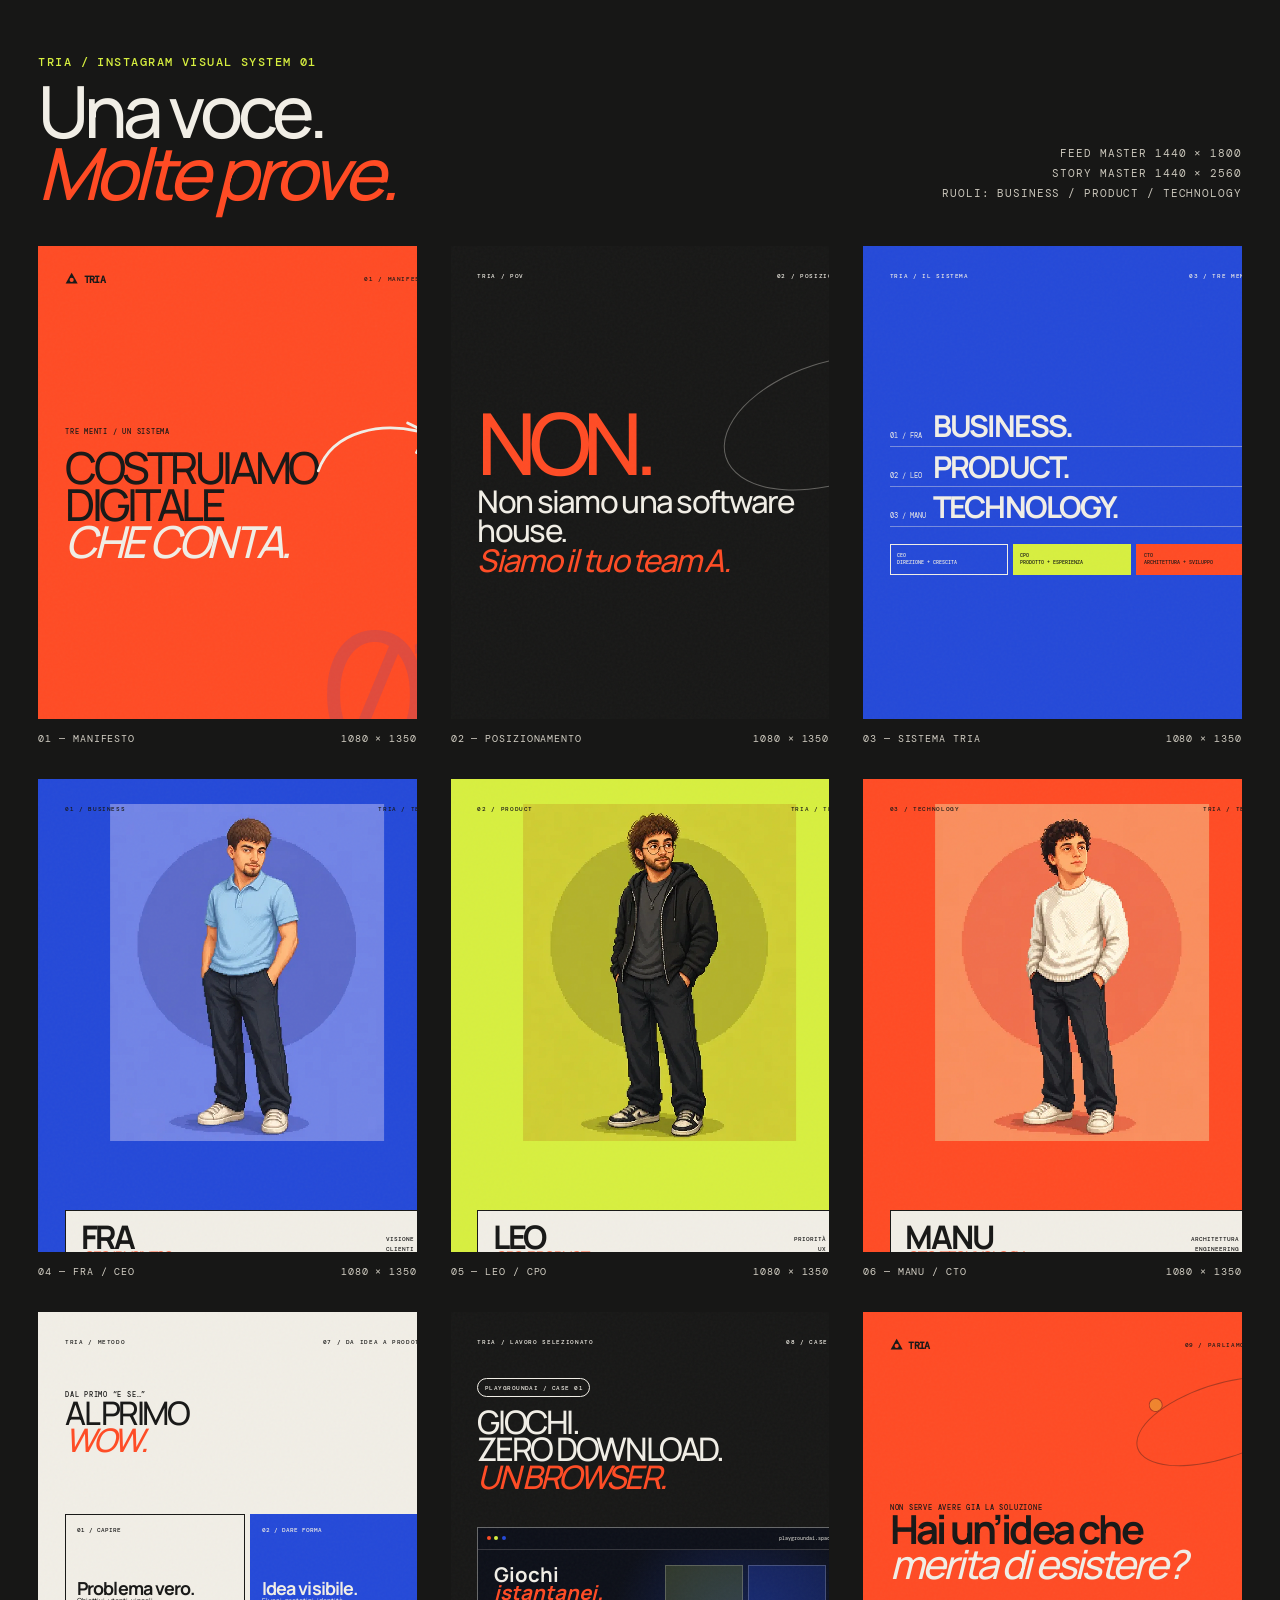
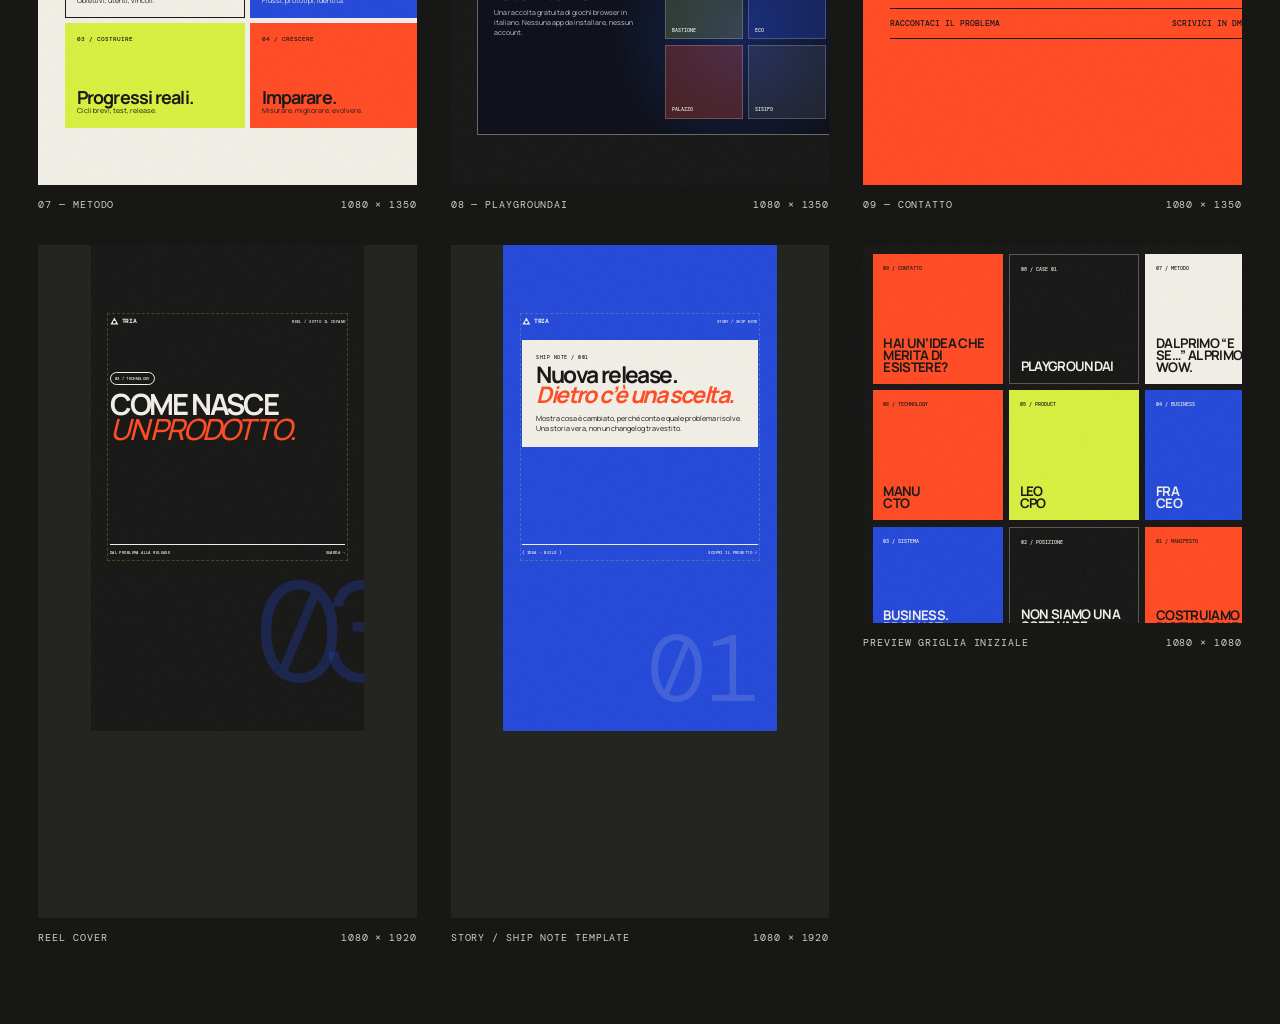
<file: brand/instagram/TRIA-instagram-kit.html>
<!doctype html>
<html lang="it">
  <head>
    <meta charset="UTF-8" />
    <meta name="viewport" content="width=device-width,initial-scale=1" />
    <title>TRIA — Instagram Visual Kit</title>
    <link rel="preconnect" href="https://fonts.googleapis.com" />
    <link rel="preconnect" href="https://fonts.gstatic.com" crossorigin />
    <link href="https://fonts.googleapis.com/css2?family=DM+Mono:wght@300;400;500&amp;family=Manrope:ital,wght@0,400;0,500;0,600;0,700;1,500;1,600&amp;display=swap" rel="stylesheet" />
    <style>
      :root{--ink:#171716;--paper:#f1eee6;--orange:#ff4b24;--cobalt:#2449d8;--lime:#d7ef3f;--line:rgba(23,23,22,.22);--sans:Manrope,Arial,sans-serif;--mono:'DM Mono','Courier New',monospace}
      *{box-sizing:border-box}html,body{margin:0;min-height:100%;font-family:var(--sans);color:var(--ink)}body{padding:54px 0 80px;background:var(--ink)}
      .kit{width:min(1660px,94vw);margin:auto}.kit-head{display:flex;justify-content:space-between;align-items:flex-end;color:var(--paper);margin-bottom:42px}.kit-kicker{font:500 12px var(--mono);letter-spacing:.12em;text-transform:uppercase;color:var(--lime)}.kit-head h1{margin:10px 0 0;font-size:72px;line-height:.86;letter-spacing:-.07em;font-weight:500}.kit-head h1 em{display:block;color:var(--orange);font-weight:500}.kit-meta{text-align:right;font:400 11px/1.8 var(--mono);letter-spacing:.08em;text-transform:uppercase;color:#c9c5ba}
      .gallery{display:grid;grid-template-columns:repeat(3,1fr);gap:34px}.asset-card{min-width:0}.asset-label{display:flex;justify-content:space-between;margin-top:13px;color:#d2cec3;font:400 10px var(--mono);letter-spacing:.09em;text-transform:uppercase}.preview-shell{position:relative;width:100%;overflow:hidden;background:#242421;display:grid;place-items:start center}.preview-shell.feed-shell{aspect-ratio:4/5}.preview-shell.story-shell{aspect-ratio:9/16}.preview-shell.square-shell{aspect-ratio:1}
      .artboard{position:relative;overflow:hidden;isolation:isolate;background:var(--paper)}.artboard::before{content:"";position:absolute;inset:0;opacity:.034;pointer-events:none;z-index:20;background-image:url("data:image/svg+xml,%3Csvg viewBox='0 0 180 180' xmlns='http://www.w3.org/2000/svg'%3E%3Cfilter id='n'%3E%3CfeTurbulence type='fractalNoise' baseFrequency='.9' numOctaves='3' stitchTiles='stitchTiles'/%3E%3C/filter%3E%3Crect width='100%25' height='100%25' filter='url(%23n)'/%3E%3C/svg%3E")}.feed{width:1440px;height:1800px}.story{width:1440px;height:2560px}.square{width:1080px;height:1080px}.preview-shell .feed{zoom:.29}.preview-shell .story{zoom:.19}.preview-shell .square{zoom:.39}
      .post-pad{position:absolute;inset:0;padding:92px;display:flex;flex-direction:column;z-index:2}.topline,.bottomline{display:flex;align-items:center;justify-content:space-between;font:500 22px var(--mono);letter-spacing:.1em;text-transform:uppercase}.bottomline{margin-top:auto;padding-top:25px;border-top:2px solid currentColor}.brand-lock{display:flex;align-items:center;gap:18px;font-size:34px;font-weight:700;letter-spacing:-.07em}.brand-lock svg{width:46px;height:46px}.brand-lock small{font:400 15px var(--mono);letter-spacing:.08em;margin-left:4px}
      .display{margin:0;font-size:152px;line-height:.84;letter-spacing:-.075em;font-weight:500;text-transform:uppercase}.display em{display:block;color:var(--orange);font-weight:500}.display.small-display{font-size:112px}.display.tiny-display{font-size:87px;line-height:.9}.mono-label{font:500 24px var(--mono);letter-spacing:.11em;text-transform:uppercase}.chip{display:inline-flex;width:max-content;padding:15px 22px;border:2px solid currentColor;border-radius:999px;font:500 20px var(--mono);letter-spacing:.08em;text-transform:uppercase}.orbit{position:absolute;border:3px solid currentColor;border-radius:50%;opacity:.35;transform:rotate(-18deg)}.orbit::after{content:"";position:absolute;width:42px;height:42px;border-radius:50%;border:3px solid currentColor;background:inherit}.gesture{width:440px;height:220px;fill:none;stroke:currentColor;stroke-width:10;stroke-linecap:round;stroke-linejoin:round}

      /* 01 / Manifesto */
      .manifesto{background:var(--orange);color:var(--ink)}.manifesto .display em{color:var(--paper)}.manifesto .hero{margin:auto 0 80px}.manifesto .hero .mono-label{display:block;margin-bottom:44px}.manifesto .giant-num{position:absolute;right:-80px;bottom:10px;font:300 620px/.75 var(--mono);letter-spacing:-.16em;color:rgba(36,73,216,.14);z-index:-1}.manifesto .gesture{position:absolute;right:65px;top:590px;color:var(--paper);transform:rotate(-9deg)}
      /* 02 / Position */
      .position-post{background:var(--ink);color:var(--paper)}.position-post .position-copy{margin:auto 0 55px}.position-post .position-copy span{display:block;color:var(--orange);font:500 295px/.68 var(--sans);letter-spacing:-.1em}.position-post .position-copy h2{max-width:1120px;margin:50px 0 0;font-size:108px;line-height:.94;letter-spacing:-.055em;font-weight:500}.position-post .orbit{width:770px;height:420px;right:-260px;top:400px}.position-post .orbit::after{right:90px;bottom:-20px;background:var(--orange);border-color:var(--orange)}
      /* 03 / System */
      .system-post{background:var(--cobalt);color:var(--paper)}.system-post .tria-stack{margin:auto 0 60px;display:grid;gap:24px}.system-row{display:grid;grid-template-columns:150px 1fr;align-items:end;padding-bottom:20px;border-bottom:2px solid rgba(241,238,230,.4)}.system-row b{font:400 25px var(--mono)}.system-row strong{font-size:104px;line-height:.88;letter-spacing:-.065em;text-transform:uppercase}.system-roles{display:grid;grid-template-columns:repeat(3,1fr);gap:18px;margin-top:35px}.system-role{padding:22px;border:2px solid currentColor;font:500 18px/1.5 var(--mono);text-transform:uppercase}.system-role:nth-child(2){background:var(--lime);color:var(--ink);border-color:var(--lime)}.system-role:nth-child(3){background:var(--orange);color:var(--ink);border-color:var(--orange)}
      /* Member cards */
      .member-post .post-pad{padding-bottom:75px}.member-post .portrait-block{position:absolute;left:0;right:0;top:0;height:1250px;overflow:hidden}.member-post .portrait-block::after{content:"";position:absolute;width:920px;height:920px;border-radius:50%;left:50%;top:52%;transform:translate(-50%,-50%);background:rgba(23,23,22,.12)}.member-post img{position:absolute;z-index:2;left:50%;bottom:-18px;height:1180px;width:auto;transform:translateX(-50%);image-rendering:pixelated}.member-post .member-copy{position:relative;z-index:3;margin-top:auto;padding:48px 50px;background:var(--paper);border:3px solid var(--ink);display:grid;grid-template-columns:1fr auto;align-items:end;gap:40px}.member-post .member-copy h2{margin:0;font-size:112px;line-height:.82;letter-spacing:-.07em;text-transform:uppercase}.member-post .member-copy h2 em{display:block;font-size:55px;color:var(--orange);font-weight:500}.member-post .member-copy p{margin:0;text-align:right;font:500 20px/1.65 var(--mono);text-transform:uppercase}.member-fra{background:var(--cobalt)}.member-leo{background:var(--lime)}.member-manu{background:var(--orange)}
      /* Method */
      .method-post .method-title{margin:150px 0 60px}.method-steps{display:grid;grid-template-columns:1fr 1fr;gap:18px;margin-top:auto;margin-bottom:70px}.method-step{min-height:360px;padding:38px;border:2px solid var(--ink);display:flex;flex-direction:column;justify-content:space-between}.method-step:nth-child(2){background:var(--cobalt);color:var(--paper);border-color:var(--cobalt)}.method-step:nth-child(3){background:var(--lime);border-color:var(--lime)}.method-step:nth-child(4){background:var(--orange);border-color:var(--orange)}.method-step b{font:500 22px var(--mono)}.method-step h3{margin:0;font-size:62px;line-height:.92;letter-spacing:-.05em}.method-step p{margin:0;font-size:24px;line-height:1.4}
      /* Case */
      .case-post{background:var(--ink);color:var(--paper)}.case-post .case-title{margin-top:110px}.browser{position:relative;margin-top:auto;margin-bottom:65px;height:720px;border:3px solid rgba(241,238,230,.4);background:#0c0f18;overflow:hidden}.browser-bar{height:76px;padding:0 28px;display:flex;align-items:center;justify-content:space-between;border-bottom:2px solid rgba(241,238,230,.18);font:400 18px var(--mono)}.browser-dots{display:flex;gap:12px}.browser-dots i{width:14px;height:14px;border-radius:50%;background:var(--orange)}.browser-dots i:nth-child(2){background:var(--lime)}.browser-dots i:nth-child(3){background:var(--cobalt)}.browser-body{height:calc(100% - 76px);padding:52px;display:grid;grid-template-columns:1fr 1fr;gap:38px;background:radial-gradient(circle at 72% 45%,rgba(36,73,216,.32),transparent 46%)}.browser-copy h3{margin:0;font-size:70px;line-height:.9}.browser-copy h3 em{display:block;color:var(--orange)}.browser-copy p{font-size:24px;line-height:1.4;color:#c7c9d2}.game-grid{display:grid;grid-template-columns:repeat(2,1fr);gap:18px}.game{border:2px solid rgba(241,238,230,.22);padding:20px;display:flex;align-items:flex-end;font:500 16px var(--mono)}.game:nth-child(1){background:rgba(215,239,63,.16)}.game:nth-child(2){background:rgba(36,73,216,.28)}.game:nth-child(3){background:rgba(255,75,36,.24)}.game:nth-child(4){background:rgba(241,238,230,.08)}
      /* CTA */
      .cta-post{background:var(--orange)}.cta-post .cta-copy{margin:auto 0 90px}.cta-post .cta-copy h2{margin:0;max-width:1200px;font-size:138px;line-height:.87;letter-spacing:-.07em}.cta-post .cta-copy h2 em{display:block;color:var(--paper);font-weight:500}.cta-post .cta-link{display:flex;justify-content:space-between;align-items:center;padding:32px 0;border-top:3px solid var(--ink);border-bottom:3px solid var(--ink);font:500 28px var(--mono);text-transform:uppercase}.cta-post .orbit{width:600px;height:260px;right:-90px;top:250px}.cta-post .orbit::after{left:80px;top:-20px;background:var(--lime);border-color:var(--ink)}
      /* Story / Reel */
      .reel-cover{background:var(--ink);color:var(--paper)}.story-safe{position:absolute;left:6%;right:6%;top:14%;bottom:35%;border:2px dashed rgba(215,239,63,.22);pointer-events:none}.reel-cover .post-pad{padding:380px 100px 930px}.reel-copy{margin-top:245px}.reel-copy h2{margin:35px 0 0;font-size:154px;line-height:.86;letter-spacing:-.075em;text-transform:uppercase}.reel-copy h2 em{display:block;color:var(--orange);font-weight:500}.reel-cover .big-code{position:absolute;right:-90px;bottom:210px;font:300 760px/.8 var(--mono);color:rgba(36,73,216,.28);letter-spacing:-.16em}.reel-cover .bottomline{margin-top:auto}
      .story-update{background:var(--cobalt);color:var(--paper)}.story-update .post-pad{padding:380px 100px 930px}.story-update .ship-card{position:absolute;left:100px;right:100px;top:500px;padding:75px;background:var(--paper);color:var(--ink)}.story-update .ship-card h2{margin:25px 0 40px;font-size:120px;line-height:.88;letter-spacing:-.07em}.story-update .ship-card p{margin:0;font-size:38px;line-height:1.42}.story-update .ship-num{position:absolute;right:80px;bottom:130px;font:300 500px/.8 var(--mono);color:rgba(241,238,230,.15)}
      /* Grid preview */
      .grid-preview{width:1080px;height:1080px;padding:24px;background:var(--ink);display:grid;grid-template-columns:repeat(3,1fr);grid-template-rows:repeat(3,1fr);gap:16px}.grid-tile{padding:28px;background:var(--paper);display:flex;flex-direction:column;justify-content:space-between}.grid-tile small{font:500 12px var(--mono);text-transform:uppercase}.grid-tile strong{font-size:34px;line-height:.92;letter-spacing:-.05em;text-transform:uppercase}.grid-tile.orange{background:var(--orange)}.grid-tile.cobalt{background:var(--cobalt);color:var(--paper)}.grid-tile.lime{background:var(--lime)}.grid-tile.ink{background:var(--ink);color:var(--paper);border:1px solid rgba(241,238,230,.3)}

      body.export{padding:0;background:transparent;overflow:hidden}body.export .kit{width:auto;margin:0}body.export .kit-head,body.export .gallery{display:none}body.export>.artboard{transform-origin:top left}body.export>.artboard.feed{zoom:.75}body.export>.artboard.story{zoom:.75}body.export>.artboard.square{zoom:1}body.export .story-safe{display:none}
      @media(max-width:1100px){.gallery{grid-template-columns:1fr}.kit-meta{display:none}.kit-head h1{font-size:48px}.preview-shell .feed{zoom:calc(94vw / 1440)}.preview-shell .story{zoom:calc(52vw / 1440)}.preview-shell .square{zoom:calc(75vw / 1080)}}
    </style>
  </head>
  <body>
    <main class="kit">
      <header class="kit-head"><div><div class="kit-kicker">TRIA / Instagram visual system 01</div><h1>Una voce.<em>Molte prove.</em></h1></div><div class="kit-meta">Feed master 1440 × 1800<br/>Story master 1440 × 2560<br/>Ruoli: business / product / technology</div></header>
      <section class="gallery">
        <article class="asset-card" data-export="post-01"><div class="preview-shell feed-shell"><div class="artboard feed manifesto"><div class="post-pad"><div class="topline"><div class="brand-lock"><svg viewBox="0 0 42 42"><path d="M21 2 40 36H2L21 2Z" fill="currentColor"/><circle cx="21" cy="25" r="6.5" fill="var(--orange)"/></svg><span>TRIA</span></div><span>01 / Manifesto</span></div><div class="hero"><span class="mono-label">Tre menti / un sistema</span><h2 class="display">Costruiamo<br/>digitale<em>che conta.</em></h2></div><svg class="gesture" viewBox="0 0 460 220"><path d="M20 157C94 20 278 15 425 84"/><path d="m365 37 68 48-53 62"/></svg><div class="giant-num">01</div><div class="bottomline"><span>Digital product studio</span><span>@triadigitalproductstudio</span></div></div></div></div><div class="asset-label"><span>01 — Manifesto</span><span>1080 × 1350</span></div></article>

        <article class="asset-card" data-export="post-02"><div class="preview-shell feed-shell"><div class="artboard feed position-post"><div class="post-pad"><div class="topline"><span>TRIA / POV</span><span>02 / Posizione</span></div><div class="position-copy"><span>NON.</span><h2>Non siamo una software house.<br/><em style="color:var(--orange)">Siamo il tuo team A.</em></h2></div><div class="orbit"></div><div class="bottomline"><span>Business · Product · Technology</span><span>Tre responsabilità / una direzione</span></div></div></div></div><div class="asset-label"><span>02 — Posizionamento</span><span>1080 × 1350</span></div></article>

        <article class="asset-card" data-export="post-03"><div class="preview-shell feed-shell"><div class="artboard feed system-post"><div class="post-pad"><div class="topline"><span>TRIA / Il sistema</span><span>03 / Tre menti</span></div><div class="tria-stack"><div class="system-row"><b>01 / FRA</b><strong>Business.</strong></div><div class="system-row"><b>02 / LEO</b><strong>Product.</strong></div><div class="system-row"><b>03 / MANU</b><strong>Technology.</strong></div><div class="system-roles"><div class="system-role">CEO<br/>Direzione + crescita</div><div class="system-role">CPO<br/>Prodotto + esperienza</div><div class="system-role">CTO<br/>Architettura + sviluppo</div></div></div><div class="bottomline"><span>Tre responsabilità precise</span><span>Una sola direzione →</span></div></div></div></div><div class="asset-label"><span>03 — Sistema TRIA</span><span>1080 × 1350</span></div></article>

        <article class="asset-card" data-export="post-04"><div class="preview-shell feed-shell"><div class="artboard feed member-post member-fra"><div class="portrait-block"><img src="../../assets/fra-pixel-avatar.webp" alt="Avatar pixel di Fra"/></div><div class="post-pad"><div class="topline"><span>01 / Business</span><span>TRIA / Team</span></div><div class="member-copy"><h2>Fra<em>CEO / Business</em></h2><p>Visione<br/>Clienti<br/>Crescita</p></div></div></div></div><div class="asset-label"><span>04 — Fra / CEO</span><span>1080 × 1350</span></div></article>

        <article class="asset-card" data-export="post-05"><div class="preview-shell feed-shell"><div class="artboard feed member-post member-leo"><div class="portrait-block"><img src="../../assets/leo-pixel-avatar.webp" alt="Avatar pixel di Leo"/></div><div class="post-pad"><div class="topline"><span>02 / Product</span><span>TRIA / Team</span></div><div class="member-copy"><h2>Leo<em>CPO / Product</em></h2><p>Priorità<br/>UX<br/>Roadmap</p></div></div></div></div><div class="asset-label"><span>05 — Leo / CPO</span><span>1080 × 1350</span></div></article>

        <article class="asset-card" data-export="post-06"><div class="preview-shell feed-shell"><div class="artboard feed member-post member-manu"><div class="portrait-block"><img src="../../assets/manu-pixel-avatar.webp" alt="Avatar pixel di Manu"/></div><div class="post-pad"><div class="topline"><span>03 / Technology</span><span>TRIA / Team</span></div><div class="member-copy"><h2>Manu<em>CTO / Technology</em></h2><p>Architettura<br/>Engineering<br/>AI systems</p></div></div></div></div><div class="asset-label"><span>06 — Manu / CTO</span><span>1080 × 1350</span></div></article>

        <article class="asset-card" data-export="post-07"><div class="preview-shell feed-shell"><div class="artboard feed method-post"><div class="post-pad"><div class="topline"><span>TRIA / Metodo</span><span>07 / Da idea a prodotto</span></div><div class="method-title"><span class="mono-label">Dal primo “e se…”</span><h2 class="display small-display">Al primo<em>wow.</em></h2></div><div class="method-steps"><article class="method-step"><b>01 / CAPIRE</b><div><h3>Problema vero.</h3><p>Obiettivi, utenti, vincoli.</p></div></article><article class="method-step"><b>02 / DARE FORMA</b><div><h3>Idea visibile.</h3><p>Flussi, prototipi, identità.</p></div></article><article class="method-step"><b>03 / COSTRUIRE</b><div><h3>Progressi reali.</h3><p>Cicli brevi, test, release.</p></div></article><article class="method-step"><b>04 / CRESCERE</b><div><h3>Imparare.</h3><p>Misurare, migliorare, evolvere.</p></div></article></div><div class="bottomline"><span>Niente mesi passati al buio</span><span>{ IDEA → BUILD }</span></div></div></div></div><div class="asset-label"><span>07 — Metodo</span><span>1080 × 1350</span></div></article>

        <article class="asset-card" data-export="post-08"><div class="preview-shell feed-shell"><div class="artboard feed case-post"><div class="post-pad"><div class="topline"><span>TRIA / Lavoro selezionato</span><span>08 / Case 01</span></div><div class="case-title"><span class="chip">PlaygroundAI / Case 01</span><h2 class="display small-display" style="margin-top:38px">Giochi.<br/>Zero download.<em>Un browser.</em></h2></div><div class="browser"><div class="browser-bar"><div class="browser-dots"><i></i><i></i><i></i></div><span>playgroundai.space</span></div><div class="browser-body"><div class="browser-copy"><h3>Giochi<br/><em>istantanei.</em></h3><p>Una raccolta gratuita di giochi browser in italiano. Nessuna app da installare, nessun account.</p></div><div class="game-grid"><div class="game">BASTIONE</div><div class="game">ECO</div><div class="game">PALAZZO</div><div class="game">SISIFO</div></div></div></div><div class="bottomline"><span>Game design · UX · Web engineering</span><span>Visita il progetto →</span></div></div></div></div><div class="asset-label"><span>08 — PlaygroundAI</span><span>1080 × 1350</span></div></article>

        <article class="asset-card" data-export="post-09"><div class="preview-shell feed-shell"><div class="artboard feed cta-post"><div class="post-pad"><div class="topline"><div class="brand-lock"><svg viewBox="0 0 42 42"><path d="M21 2 40 36H2L21 2Z" fill="currentColor"/><circle cx="21" cy="25" r="6.5" fill="var(--orange)"/></svg><span>TRIA</span></div><span>09 / Parliamone</span></div><div class="cta-copy"><span class="mono-label">Non serve avere già la soluzione</span><h2>Hai un’idea che<em>merita di esistere?</em></h2></div><div class="orbit"></div><div class="cta-link"><span>Raccontaci il problema</span><span>Scrivici in DM ↗</span></div><div class="bottomline"><span>Business · Product · Technology</span><span>@triadigitalproductstudio</span></div></div></div></div><div class="asset-label"><span>09 — Contatto</span><span>1080 × 1350</span></div></article>

        <article class="asset-card" data-export="reel-cover"><div class="preview-shell story-shell"><div class="artboard story reel-cover"><div class="story-safe"></div><div class="post-pad"><div class="topline"><div class="brand-lock"><svg viewBox="0 0 42 42"><path d="M21 2 40 36H2L21 2Z" fill="currentColor"/><circle cx="21" cy="25" r="6.5" fill="var(--ink)"/></svg><span>TRIA</span></div><span>Reel / Sotto il cofano</span></div><div class="reel-copy"><span class="chip">03 / Technology</span><h2>Come nasce<em>un prodotto.</em></h2></div><div class="big-code">03</div><div class="bottomline"><span>Dal problema alla release</span><span>Guarda →</span></div></div></div></div><div class="asset-label"><span>Reel cover</span><span>1080 × 1920</span></div></article>

        <article class="asset-card" data-export="story-update"><div class="preview-shell story-shell"><div class="artboard story story-update"><div class="story-safe"></div><div class="post-pad"><div class="topline"><div class="brand-lock"><svg viewBox="0 0 42 42"><path d="M21 2 40 36H2L21 2Z" fill="currentColor"/><circle cx="21" cy="25" r="6.5" fill="var(--cobalt)"/></svg><span>TRIA</span></div><span>Story / Ship note</span></div><article class="ship-card"><span class="mono-label">SHIP NOTE / 001</span><h2>Nuova release.<br/><em style="color:var(--orange)">Dietro c’è una scelta.</em></h2><p>Mostra cosa è cambiato, perché conta e quale problema risolve. Una storia vera, non un changelog travestito.</p></article><div class="ship-num">01</div><div class="bottomline"><span>{ IDEA → BUILD }</span><span>Scopri il progetto ↗</span></div></div></div></div><div class="asset-label"><span>Story / Ship note template</span><span>1080 × 1920</span></div></article>

        <article class="asset-card" data-export="grid-preview"><div class="preview-shell square-shell"><div class="artboard square grid-preview"><article class="grid-tile orange"><small>09 / Contatto</small><strong>Hai un’idea che merita di esistere?</strong></article><article class="grid-tile ink"><small>08 / Case 01</small><strong>PlaygroundAI</strong></article><article class="grid-tile"><small>07 / Metodo</small><strong>Dal primo “e se…” al primo wow.</strong></article><article class="grid-tile orange"><small>06 / Technology</small><strong>Manu<br/>CTO</strong></article><article class="grid-tile lime"><small>05 / Product</small><strong>Leo<br/>CPO</strong></article><article class="grid-tile cobalt"><small>04 / Business</small><strong>Fra<br/>CEO</strong></article><article class="grid-tile cobalt"><small>03 / Sistema</small><strong>Business. Product. Technology.</strong></article><article class="grid-tile ink"><small>02 / Posizione</small><strong>Non siamo una software house.</strong></article><article class="grid-tile orange"><small>01 / Manifesto</small><strong>Costruiamo digitale che conta.</strong></article></div></div><div class="asset-label"><span>Preview griglia iniziale</span><span>1080 × 1080</span></div></article>
      </section>
    </main>
    <script>
      const requested=new URLSearchParams(location.search).get('export');
      if(requested){
        const card=document.querySelector(`[data-export="${requested}"]`);
        const board=card?.querySelector('.artboard');
        if(board){document.body.classList.add('export');document.body.append(board);board.classList.add('selected')}
      }
    </script>
  </body>
</html>
</file>
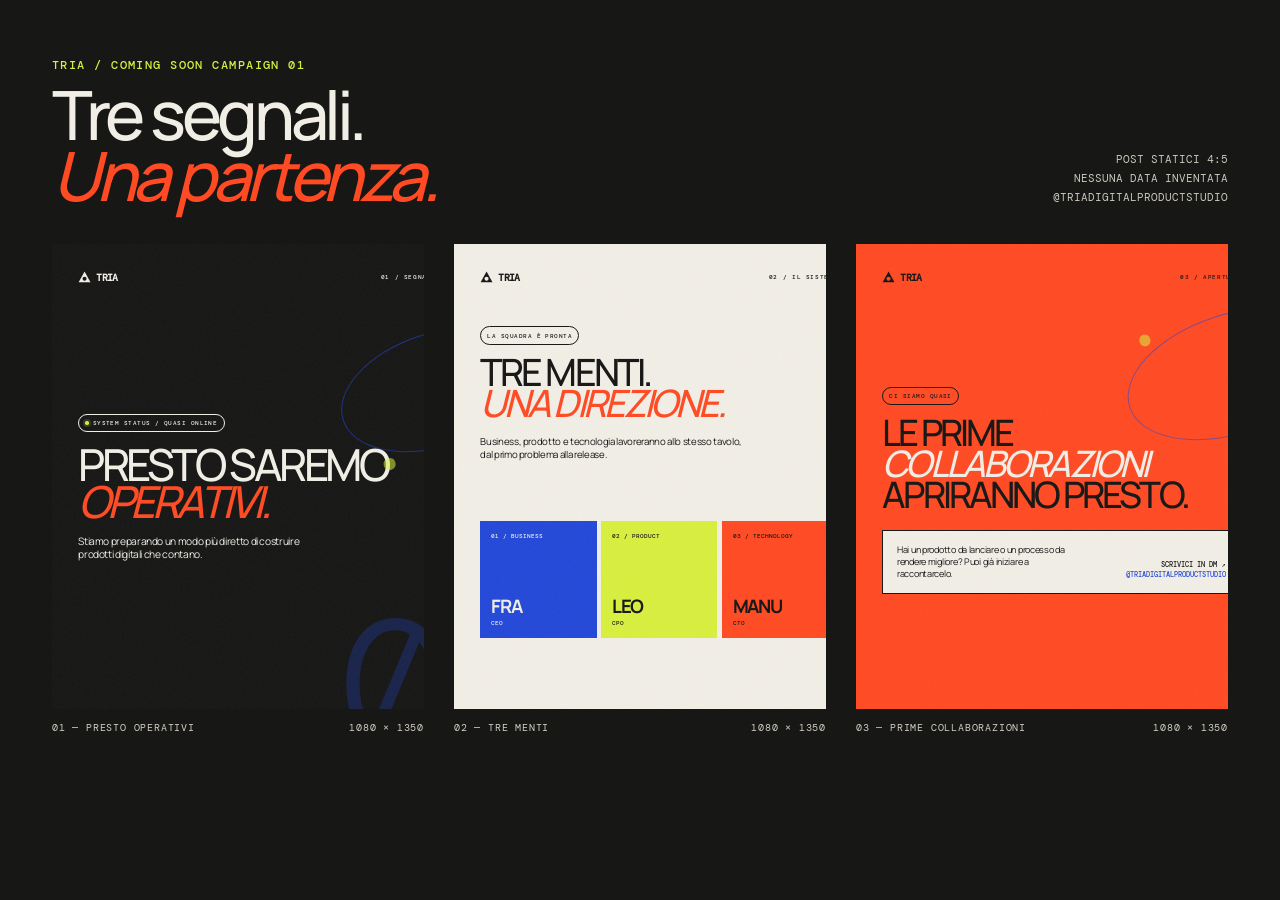
<file: brand/instagram/campaigns/coming-soon/TRIA-coming-soon.html>
<!doctype html>
<html lang="it">
  <head>
    <meta charset="UTF-8" />
    <meta name="viewport" content="width=device-width,initial-scale=1" />
    <title>TRIA — Coming Soon / 3 post</title>
    <link rel="preconnect" href="https://fonts.googleapis.com" />
    <link rel="preconnect" href="https://fonts.gstatic.com" crossorigin />
    <link href="https://fonts.googleapis.com/css2?family=DM+Mono:wght@300;400;500&amp;family=Manrope:ital,wght@0,400;0,500;0,600;0,700;1,500;1,600&amp;display=swap" rel="stylesheet" />
    <style>
      :root{--ink:#171716;--paper:#f1eee6;--orange:#ff4b24;--cobalt:#2449d8;--lime:#d7ef3f;--sans:Manrope,Arial,sans-serif;--mono:'DM Mono','Courier New',monospace}
      *{box-sizing:border-box}html,body{margin:0;min-height:100%;font-family:var(--sans);color:var(--ink)}body{padding:52px;background:var(--ink)}
      .kit{max-width:1700px;margin:auto}.kit-head{display:flex;align-items:flex-end;justify-content:space-between;margin-bottom:38px;color:var(--paper)}.kit-head span{font:500 12px var(--mono);letter-spacing:.12em;text-transform:uppercase;color:var(--lime)}.kit-head h1{margin:10px 0 0;font-size:68px;line-height:.9;letter-spacing:-.065em;font-weight:500}.kit-head h1 em{display:block;color:var(--orange);font-weight:500}.kit-head p{max-width:420px;margin:0;text-align:right;font:400 11px/1.7 var(--mono);text-transform:uppercase;color:#cbc7bc}
      .gallery{display:grid;grid-template-columns:repeat(3,1fr);gap:30px}.asset{min-width:0}.preview{width:100%;aspect-ratio:4/5;overflow:hidden;background:#242421;display:grid;place-items:start center}.preview .feed{zoom:.285}.asset-label{display:flex;justify-content:space-between;margin-top:12px;color:#d4d0c5;font:400 10px var(--mono);letter-spacing:.08em;text-transform:uppercase}
      .feed{position:relative;width:1440px;height:1800px;overflow:hidden;isolation:isolate;background:var(--paper)}.feed::before{content:"";position:absolute;inset:0;z-index:10;pointer-events:none;opacity:.032;background-image:url("data:image/svg+xml,%3Csvg viewBox='0 0 180 180' xmlns='http://www.w3.org/2000/svg'%3E%3Cfilter id='n'%3E%3CfeTurbulence type='fractalNoise' baseFrequency='.9' numOctaves='3' stitchTiles='stitch'/%3E%3C/filter%3E%3Crect width='100%25' height='100%25' filter='url(%23n)'/%3E%3C/svg%3E")}.pad{position:absolute;inset:0;z-index:2;padding:92px;display:flex;flex-direction:column}.topline,.bottomline{display:flex;align-items:center;justify-content:space-between;font:500 22px var(--mono);letter-spacing:.1em;text-transform:uppercase}.bottomline{margin-top:auto;padding-top:25px;border-top:2px solid currentColor}.brand{display:flex;align-items:center;gap:18px;font-size:34px;font-weight:700;letter-spacing:-.07em}.brand svg{width:46px;height:46px}.chip{display:inline-flex;width:max-content;align-items:center;gap:13px;padding:15px 22px;border:2px solid currentColor;border-radius:999px;font:500 20px var(--mono);letter-spacing:.08em;text-transform:uppercase}.chip i{width:12px;height:12px;border-radius:50%;background:var(--lime);box-shadow:0 0 0 7px rgba(215,239,63,.16)}.display{margin:0;font-size:155px;line-height:.84;letter-spacing:-.078em;font-weight:500;text-transform:uppercase}.display em{display:block;font-weight:500}.orbit{position:absolute;border:3px solid currentColor;border-radius:50%;transform:rotate(-18deg);opacity:.55}.orbit::after{content:"";position:absolute;width:40px;height:40px;border-radius:50%;background:var(--lime)}

      .soon-one{background:var(--ink);color:var(--paper)}.soon-one .hero{margin:auto 0 80px}.soon-one .hero .chip{margin-bottom:48px}.soon-one .display em{color:var(--orange)}.soon-one .intro{max-width:820px;margin:50px 0 0;font-size:36px;line-height:1.34;letter-spacing:-.035em}.soon-one .code{position:absolute;right:-115px;bottom:10px;z-index:-1;color:rgba(36,73,216,.28);font:300 650px/.74 var(--mono);letter-spacing:-.18em}.soon-one .orbit{width:690px;height:400px;right:-255px;top:310px;color:var(--cobalt)}.soon-one .orbit::after{left:85px;bottom:-20px}

      .soon-two .title{margin:150px 0 55px}.soon-two .display{font-size:132px}.soon-two .display em{color:var(--orange)}.soon-two .lead{max-width:920px;margin:0;font-size:34px;line-height:1.4;letter-spacing:-.035em}.roles{display:grid;grid-template-columns:repeat(3,1fr);gap:16px;margin-top:auto;margin-bottom:62px}.role{min-height:410px;padding:34px;display:flex;flex-direction:column;justify-content:space-between;border:2px solid var(--ink)}.role:nth-child(1){background:var(--cobalt);color:var(--paper);border-color:var(--cobalt)}.role:nth-child(2){background:var(--lime);border-color:var(--lime)}.role:nth-child(3){background:var(--orange);border-color:var(--orange)}.role span{font:500 20px var(--mono);text-transform:uppercase}.role h3{margin:0;font-size:65px;line-height:.86;letter-spacing:-.06em;text-transform:uppercase}.role h3 small{display:block;margin-top:14px;font:500 22px var(--mono);letter-spacing:.02em}

      .soon-three{background:var(--orange)}.soon-three .title{margin:auto 0 72px}.soon-three .display{font-size:128px}.soon-three .display em{color:var(--paper)}.soon-three .orbit{width:760px;height:420px;right:-260px;top:245px;color:var(--cobalt)}.soon-three .orbit::after{left:100px;top:-20px;background:var(--lime)}.contact-card{display:grid;grid-template-columns:1.2fr .8fr;gap:50px;align-items:end;padding:45px 48px;margin-bottom:62px;background:var(--paper);border:3px solid var(--ink)}.contact-card p{margin:0;font-size:32px;line-height:1.35;letter-spacing:-.03em}.contact-card strong{text-align:right;font:500 24px/1.5 var(--mono);text-transform:uppercase}.handle{color:var(--cobalt)}

      body.export{padding:0;background:transparent;overflow:hidden}body.export .kit{display:none}body.export>.feed{zoom:.75;transform-origin:top left}
      @media(max-width:1050px){body{padding:26px}.gallery{grid-template-columns:1fr}.kit-head p{display:none}.kit-head h1{font-size:46px}.preview .feed{zoom:calc((100vw - 52px) / 1440)}}
    </style>
  </head>
  <body>
    <main class="kit">
      <header class="kit-head"><div><span>TRIA / Coming soon campaign 01</span><h1>Tre segnali.<em>Una partenza.</em></h1></div><p>Post statici 4:5<br/>Nessuna data inventata<br/>@triadigitalproductstudio</p></header>
      <section class="gallery">
        <article class="asset" data-export="soon-01"><div class="preview"><div class="feed soon-one"><div class="pad"><div class="topline"><div class="brand"><svg viewBox="0 0 42 42"><path d="M21 2 40 36H2L21 2Z" fill="currentColor"/><circle cx="21" cy="25" r="6.5" fill="var(--ink)"/></svg><span>TRIA</span></div><span>01 / Segnale</span></div><div class="hero"><span class="chip"><i></i>System status / quasi online</span><h2 class="display">Presto saremo<em>operativi.</em></h2><p class="intro">Stiamo preparando un modo più diretto di costruire prodotti digitali che contano.</p></div><div class="orbit"></div><div class="code">01</div><div class="bottomline"><span>Digital product studio</span><span>@triadigitalproductstudio</span></div></div></div></div><div class="asset-label"><span>01 — Presto operativi</span><span>1080 × 1350</span></div></article>

        <article class="asset" data-export="soon-02"><div class="preview"><div class="feed soon-two"><div class="pad"><div class="topline"><div class="brand"><svg viewBox="0 0 42 42"><path d="M21 2 40 36H2L21 2Z" fill="currentColor"/><circle cx="21" cy="25" r="6.5" fill="var(--paper)"/></svg><span>TRIA</span></div><span>02 / Il sistema</span></div><div class="title"><span class="chip">La squadra è pronta</span><h2 class="display" style="margin-top:38px">Tre menti.<em>Una direzione.</em></h2></div><p class="lead">Business, prodotto e tecnologia lavoreranno allo stesso tavolo, dal primo problema alla release.</p><div class="roles"><article class="role"><span>01 / Business</span><h3>Fra<small>CEO</small></h3></article><article class="role"><span>02 / Product</span><h3>Leo<small>CPO</small></h3></article><article class="role"><span>03 / Technology</span><h3>Manu<small>CTO</small></h3></article></div><div class="bottomline"><span>Tre responsabilità precise</span><span>Presto operativi →</span></div></div></div></div><div class="asset-label"><span>02 — Tre menti</span><span>1080 × 1350</span></div></article>

        <article class="asset" data-export="soon-03"><div class="preview"><div class="feed soon-three"><div class="pad"><div class="topline"><div class="brand"><svg viewBox="0 0 42 42"><path d="M21 2 40 36H2L21 2Z" fill="currentColor"/><circle cx="21" cy="25" r="6.5" fill="var(--orange)"/></svg><span>TRIA</span></div><span>03 / Apertura</span></div><div class="title"><span class="chip">Ci siamo quasi</span><h2 class="display" style="margin-top:42px">Le prime<em>collaborazioni</em>apriranno presto.</h2></div><div class="orbit"></div><div class="contact-card"><p>Hai un prodotto da lanciare o un processo da rendere migliore? Puoi già iniziare a raccontarcelo.</p><strong>Scrivici in DM ↗<br/><span class="handle">@triadigitalproductstudio</span></strong></div><div class="bottomline"><span>Business · Product · Technology</span><span>Fatto con cura in Italia</span></div></div></div></div><div class="asset-label"><span>03 — Prime collaborazioni</span><span>1080 × 1350</span></div></article>
      </section>
    </main>
    <script>
      const requested=new URLSearchParams(location.search).get('export');
      if(requested){const card=document.querySelector(`[data-export="${requested}"]`);const board=card?.querySelector('.feed');if(board){document.body.classList.add('export');document.body.append(board)}}
    </script>
  </body>
</html>
</file>
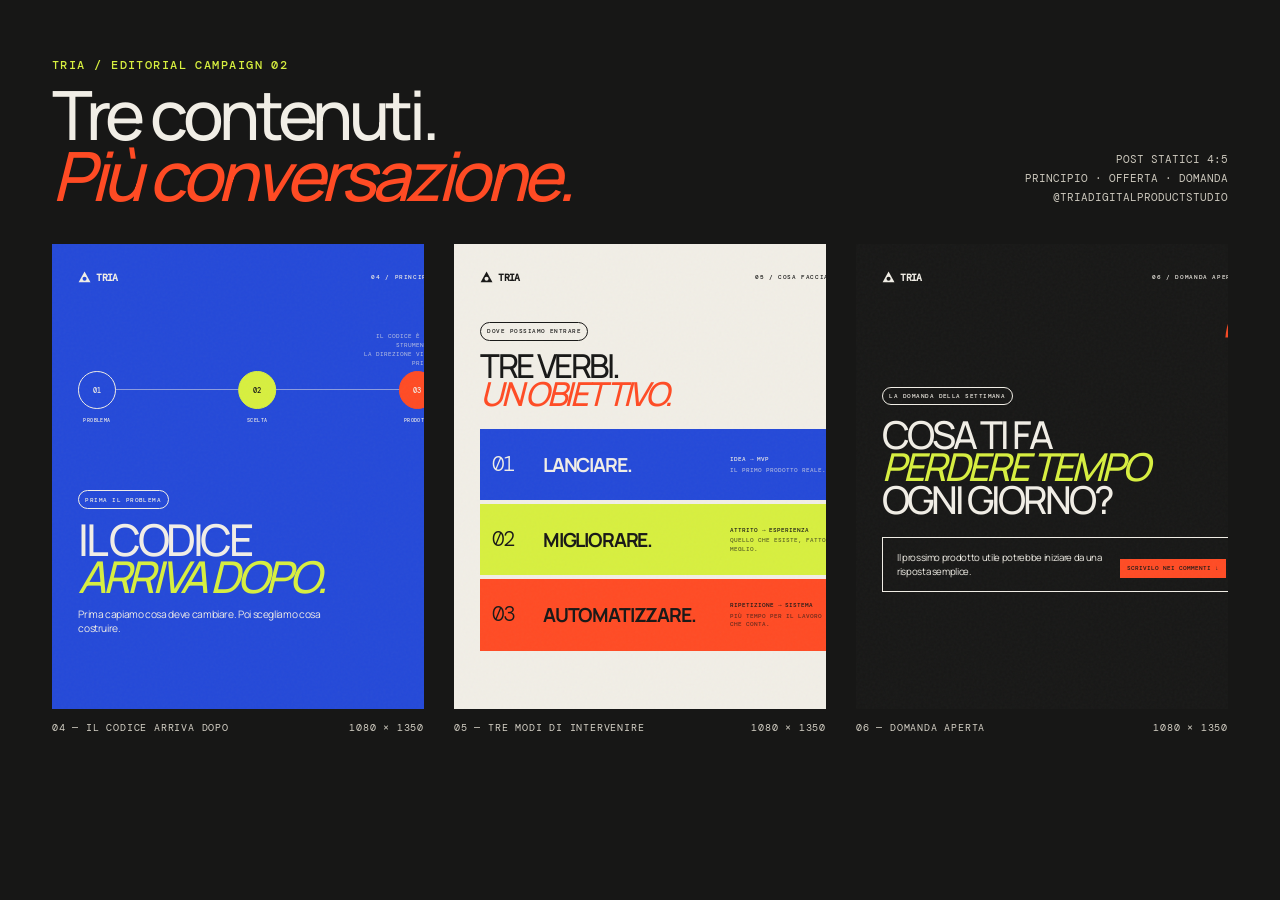
<file: brand/instagram/campaigns/editorial-02/TRIA-editorial-02.html>
<!doctype html>
<html lang="it">
  <head>
    <meta charset="UTF-8" />
    <meta name="viewport" content="width=device-width,initial-scale=1" />
    <title>TRIA — Editorial 02 / 3 post</title>
    <link rel="preconnect" href="https://fonts.googleapis.com" />
    <link rel="preconnect" href="https://fonts.gstatic.com" crossorigin />
    <link href="https://fonts.googleapis.com/css2?family=DM+Mono:wght@300;400;500&amp;family=Manrope:ital,wght@0,400;0,500;0,600;0,700;1,500;1,600&amp;display=swap" rel="stylesheet" />
    <style>
      :root {
        --ink:#171716; --paper:#f1eee6; --orange:#ff4b24;
        --cobalt:#2449d8; --lime:#d7ef3f;
        --sans:Manrope,Arial,sans-serif; --mono:'DM Mono','Courier New',monospace;
      }
      * { box-sizing:border-box; }
      html,body { margin:0; min-height:100%; font-family:var(--sans); color:var(--ink); }
      body { padding:52px; background:var(--ink); }
      .kit { max-width:1700px; margin:auto; }
      .kit-head { display:flex; align-items:flex-end; justify-content:space-between; margin-bottom:38px; color:var(--paper); }
      .kit-head span { font:500 12px var(--mono); letter-spacing:.12em; text-transform:uppercase; color:var(--lime); }
      .kit-head h1 { margin:10px 0 0; font-size:68px; line-height:.9; letter-spacing:-.065em; font-weight:500; }
      .kit-head h1 em { display:block; color:var(--orange); font-weight:500; }
      .kit-head p { max-width:430px; margin:0; text-align:right; font:400 11px/1.7 var(--mono); text-transform:uppercase; color:#cbc7bc; }
      .gallery { display:grid; grid-template-columns:repeat(3,1fr); gap:30px; }
      .asset { min-width:0; }
      .preview { width:100%; aspect-ratio:4/5; overflow:hidden; background:#242421; display:grid; place-items:start center; }
      .preview .feed { zoom:.285; }
      .asset-label { display:flex; justify-content:space-between; margin-top:12px; color:#d4d0c5; font:400 10px var(--mono); letter-spacing:.08em; text-transform:uppercase; }

      .feed { position:relative; width:1440px; height:1800px; overflow:hidden; isolation:isolate; }
      .feed::before { content:""; position:absolute; inset:0; z-index:20; pointer-events:none; opacity:.035; background-image:url("data:image/svg+xml,%3Csvg viewBox='0 0 180 180' xmlns='http://www.w3.org/2000/svg'%3E%3Cfilter id='n'%3E%3CfeTurbulence type='fractalNoise' baseFrequency='.9' numOctaves='3' stitchTiles='stitch'/%3E%3C/filter%3E%3Crect width='100%25' height='100%25' filter='url(%23n)'/%3E%3C/svg%3E"); }
      .pad { position:absolute; inset:0; z-index:2; padding:92px; display:flex; flex-direction:column; }
      .topline,.bottomline { display:flex; align-items:center; justify-content:space-between; font:500 22px var(--mono); letter-spacing:.1em; text-transform:uppercase; }
      .bottomline { margin-top:auto; padding-top:25px; border-top:2px solid currentColor; }
      .brand { display:flex; align-items:center; gap:18px; font-size:34px; font-weight:700; letter-spacing:-.07em; }
      .brand svg { width:46px; height:46px; }
      .chip { display:inline-flex; width:max-content; align-items:center; gap:13px; padding:15px 22px; border:2px solid currentColor; border-radius:999px; font:500 20px var(--mono); letter-spacing:.08em; text-transform:uppercase; }
      .display { margin:0; font-size:146px; line-height:.85; letter-spacing:-.078em; font-weight:500; text-transform:uppercase; }
      .display em { display:block; font-weight:500; }

      /* 04 — Principio */
      .principle { background:var(--cobalt); color:var(--paper); }
      .principle .diagram { position:relative; height:470px; margin:150px 0 105px; }
      .principle .path { position:absolute; top:220px; left:40px; right:40px; height:3px; background:rgba(241,238,230,.5); }
      .principle .path::after { content:""; position:absolute; right:-2px; top:-10px; width:18px; height:18px; border-top:3px solid var(--paper); border-right:3px solid var(--paper); transform:rotate(45deg); }
      .principle .node { position:absolute; top:158px; width:132px; height:132px; border:3px solid var(--paper); border-radius:50%; display:grid; place-items:center; background:var(--cobalt); font:500 26px var(--mono); }
      .principle .node::after { position:absolute; top:155px; white-space:nowrap; font:500 18px var(--mono); letter-spacing:.08em; text-transform:uppercase; }
      .principle .node-one { left:0; }
      .principle .node-one::after { content:"Problema"; }
      .principle .node-two { left:50%; transform:translateX(-50%); background:var(--lime); color:var(--ink); border-color:var(--lime); }
      .principle .node-two::after { content:"Scelta"; color:var(--paper); }
      .principle .node-three { right:0; background:var(--orange); border-color:var(--orange); }
      .principle .node-three::after { content:"Prodotto"; color:var(--paper); }
      .principle .diagram-note { position:absolute; top:0; right:0; font:400 20px/1.55 var(--mono); text-transform:uppercase; text-align:right; max-width:330px; opacity:.75; }
      .principle .display { font-size:154px; }
      .principle .display em { color:var(--lime); }
      .principle .intro { max-width:880px; margin:45px 0 70px; font-size:36px; line-height:1.34; letter-spacing:-.035em; }

      /* 05 — Offerta */
      .offers { background:var(--paper); color:var(--ink); }
      .offers .title { margin:135px 0 72px; }
      .offers .title .display { font-size:116px; }
      .offers .title .display em { color:var(--orange); }
      .offer-list { display:grid; gap:14px; }
      .offer { min-height:250px; padding:34px 40px; display:grid; grid-template-columns:150px 1fr 340px; align-items:center; gap:30px; }
      .offer:nth-child(1) { background:var(--cobalt); color:var(--paper); }
      .offer:nth-child(2) { background:var(--lime); }
      .offer:nth-child(3) { background:var(--orange); }
      .offer-num { font:300 74px/1 var(--mono); letter-spacing:-.08em; }
      .offer h3 { margin:0; font-size:68px; line-height:.9; letter-spacing:-.06em; text-transform:uppercase; }
      .offer p { margin:0; font:500 21px/1.45 var(--mono); text-transform:uppercase; }
      .offer p span { display:block; margin-top:8px; opacity:.65; }

      /* 06 — Domanda */
      .question { background:var(--ink); color:var(--paper); }
      .question .question-mark { position:absolute; right:-120px; top:115px; z-index:-1; color:rgba(255,75,36,.95); font:500 870px/.8 var(--sans); letter-spacing:-.18em; }
      .question .prompt { margin:auto 0 70px; }
      .question .display { max-width:1210px; margin-top:48px; font-size:135px; }
      .question .display em { color:var(--lime); }
      .question .answer-box { margin-bottom:70px; padding:48px; border:3px solid var(--paper); background:rgba(23,23,22,.84); display:grid; grid-template-columns:1fr auto; gap:40px; align-items:end; }
      .question .answer-box p { max-width:720px; margin:0; font-size:34px; line-height:1.35; letter-spacing:-.035em; }
      .question .answer-box strong { padding:18px 24px; background:var(--orange); color:var(--ink); font:500 21px var(--mono); text-transform:uppercase; white-space:nowrap; }

      body.export { padding:0; background:transparent; overflow:hidden; }
      body.export .kit { display:none; }
      body.export > .feed { zoom:.75; transform-origin:top left; }
      @media(max-width:1050px) {
        body { padding:26px; }
        .gallery { grid-template-columns:1fr; }
        .kit-head p { display:none; }
        .kit-head h1 { font-size:46px; }
        .preview .feed { zoom:calc((100vw - 52px) / 1440); }
      }
    </style>
  </head>
  <body>
    <main class="kit">
      <header class="kit-head">
        <div><span>TRIA / Editorial campaign 02</span><h1>Tre contenuti.<em>Più conversazione.</em></h1></div>
        <p>Post statici 4:5<br />Principio · Offerta · Domanda<br />@triadigitalproductstudio</p>
      </header>
      <section class="gallery">
        <article class="asset" data-export="editorial-04">
          <div class="preview"><div class="feed principle"><div class="pad">
            <div class="topline"><div class="brand"><svg viewBox="0 0 42 42"><path d="M21 2 40 36H2L21 2Z" fill="currentColor"/><circle cx="21" cy="25" r="6.5" fill="var(--cobalt)"/></svg><span>TRIA</span></div><span>04 / Principio</span></div>
            <div class="diagram"><p class="diagram-note">Il codice è uno strumento.<br />La direzione viene prima.</p><div class="path"></div><span class="node node-one">01</span><span class="node node-two">02</span><span class="node node-three">03</span></div>
            <div><span class="chip">Prima il problema</span><h2 class="display" style="margin-top:42px">Il codice<em>arriva dopo.</em></h2><p class="intro">Prima capiamo cosa deve cambiare. Poi scegliamo cosa costruire.</p></div>
            <div class="bottomline"><span>Problema → Scelta → Prodotto</span><span>@triadigitalproductstudio</span></div>
          </div></div></div>
          <div class="asset-label"><span>04 — Il codice arriva dopo</span><span>1080 × 1350</span></div>
        </article>

        <article class="asset" data-export="editorial-05">
          <div class="preview"><div class="feed offers"><div class="pad">
            <div class="topline"><div class="brand"><svg viewBox="0 0 42 42"><path d="M21 2 40 36H2L21 2Z" fill="currentColor"/><circle cx="21" cy="25" r="6.5" fill="var(--paper)"/></svg><span>TRIA</span></div><span>05 / Cosa facciamo</span></div>
            <div class="title"><span class="chip">Dove possiamo entrare</span><h2 class="display" style="margin-top:40px">Tre verbi.<em>Un obiettivo.</em></h2></div>
            <div class="offer-list">
              <article class="offer"><span class="offer-num">01</span><h3>Lanciare.</h3><p>Idea → MVP<span>Il primo prodotto reale.</span></p></article>
              <article class="offer"><span class="offer-num">02</span><h3>Migliorare.</h3><p>Attrito → Esperienza<span>Quello che esiste, fatto meglio.</span></p></article>
              <article class="offer"><span class="offer-num">03</span><h3>Automatizzare.</h3><p>Ripetizione → Sistema<span>Più tempo per il lavoro che conta.</span></p></article>
            </div>
            <div class="bottomline"><span>Business · Product · Technology</span><span>Parliamone →</span></div>
          </div></div></div>
          <div class="asset-label"><span>05 — Tre modi di intervenire</span><span>1080 × 1350</span></div>
        </article>

        <article class="asset" data-export="editorial-06">
          <div class="preview"><div class="feed question"><div class="pad">
            <div class="topline"><div class="brand"><svg viewBox="0 0 42 42"><path d="M21 2 40 36H2L21 2Z" fill="currentColor"/><circle cx="21" cy="25" r="6.5" fill="var(--ink)"/></svg><span>TRIA</span></div><span>06 / Domanda aperta</span></div>
            <div class="question-mark">?</div>
            <div class="prompt"><span class="chip">La domanda della settimana</span><h2 class="display">Cosa ti fa<em>perdere tempo</em>ogni giorno?</h2></div>
            <div class="answer-box"><p>Il prossimo prodotto utile potrebbe iniziare da una risposta semplice.</p><strong>Scrivilo nei commenti ↓</strong></div>
            <div class="bottomline"><span>Partiamo dal problema</span><span>@triadigitalproductstudio</span></div>
          </div></div></div>
          <div class="asset-label"><span>06 — Domanda aperta</span><span>1080 × 1350</span></div>
        </article>
      </section>
    </main>
    <script>
      const requested = new URLSearchParams(location.search).get('export');
      if (requested) {
        const card = document.querySelector(`[data-export="${requested}"]`);
        const board = card?.querySelector('.feed');
        if (board) { document.body.classList.add('export'); document.body.append(board); }
      }
    </script>
  </body>
</html>
</file>
